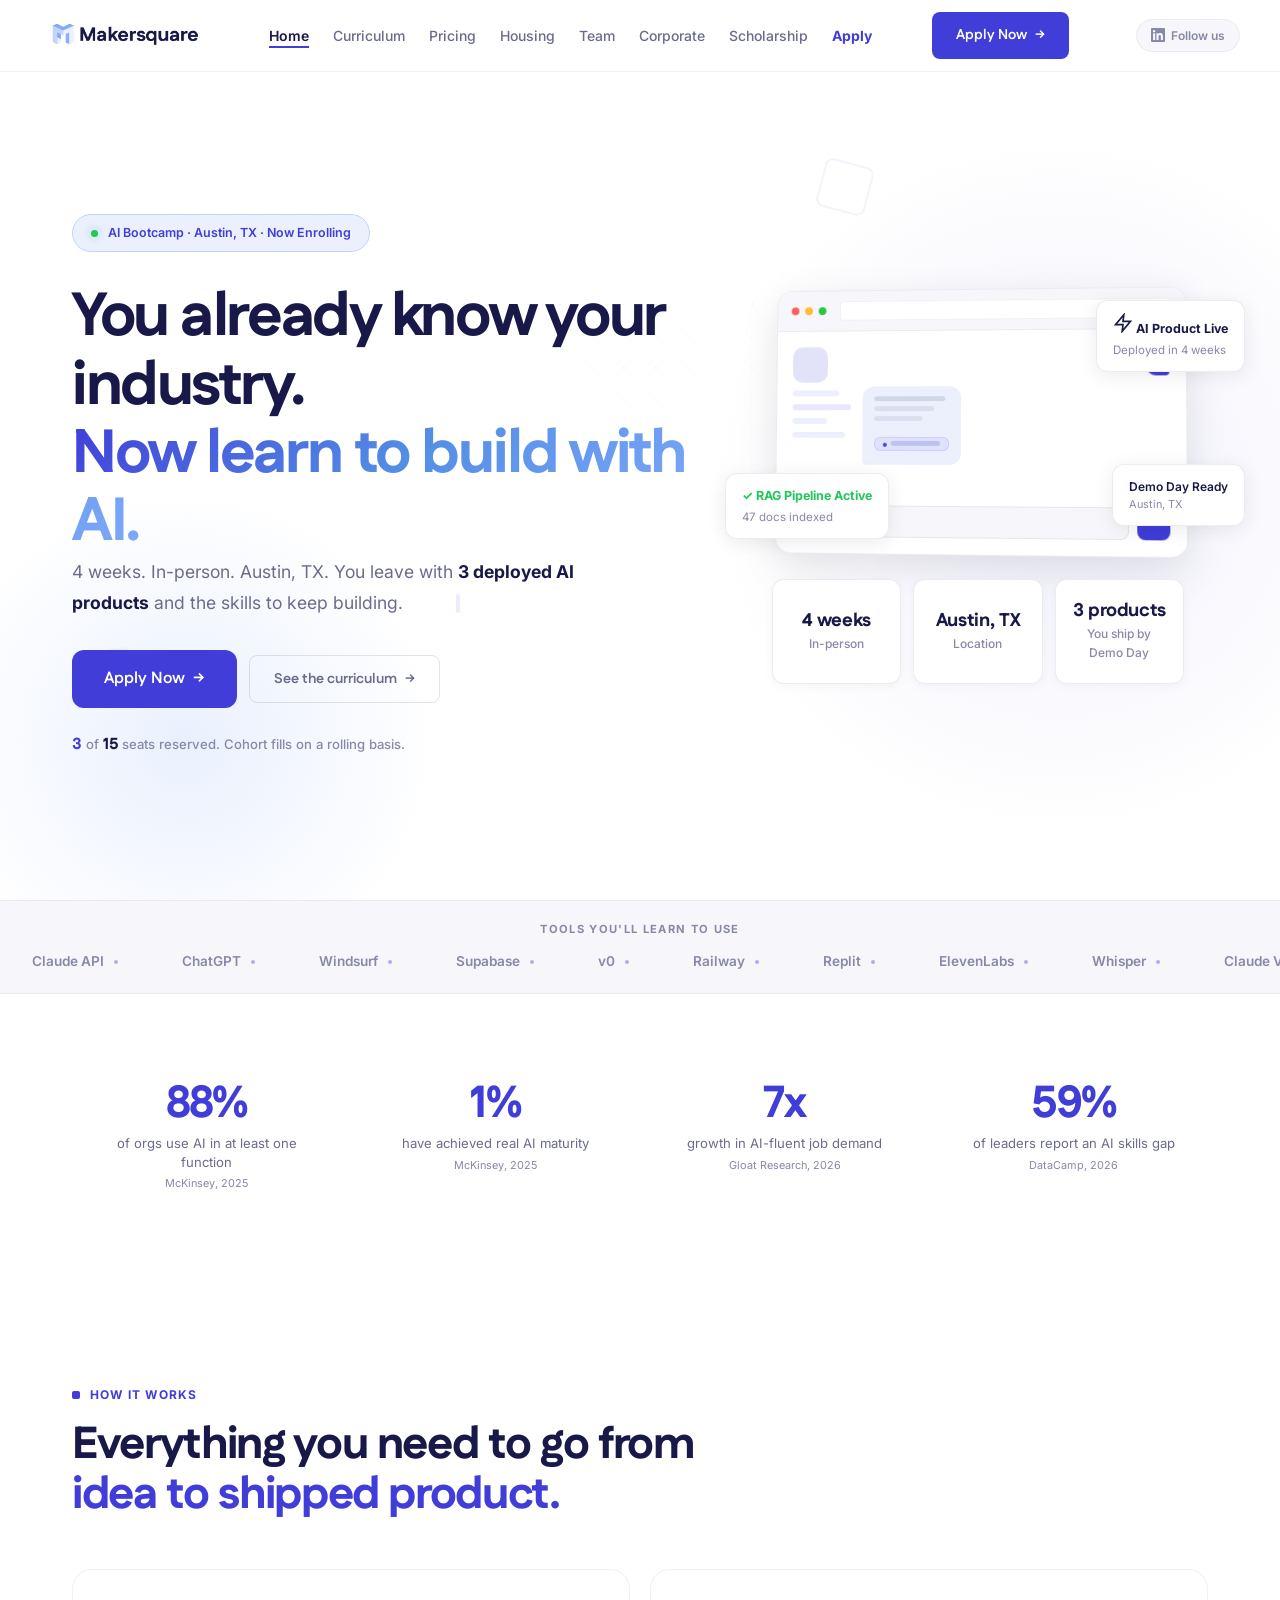
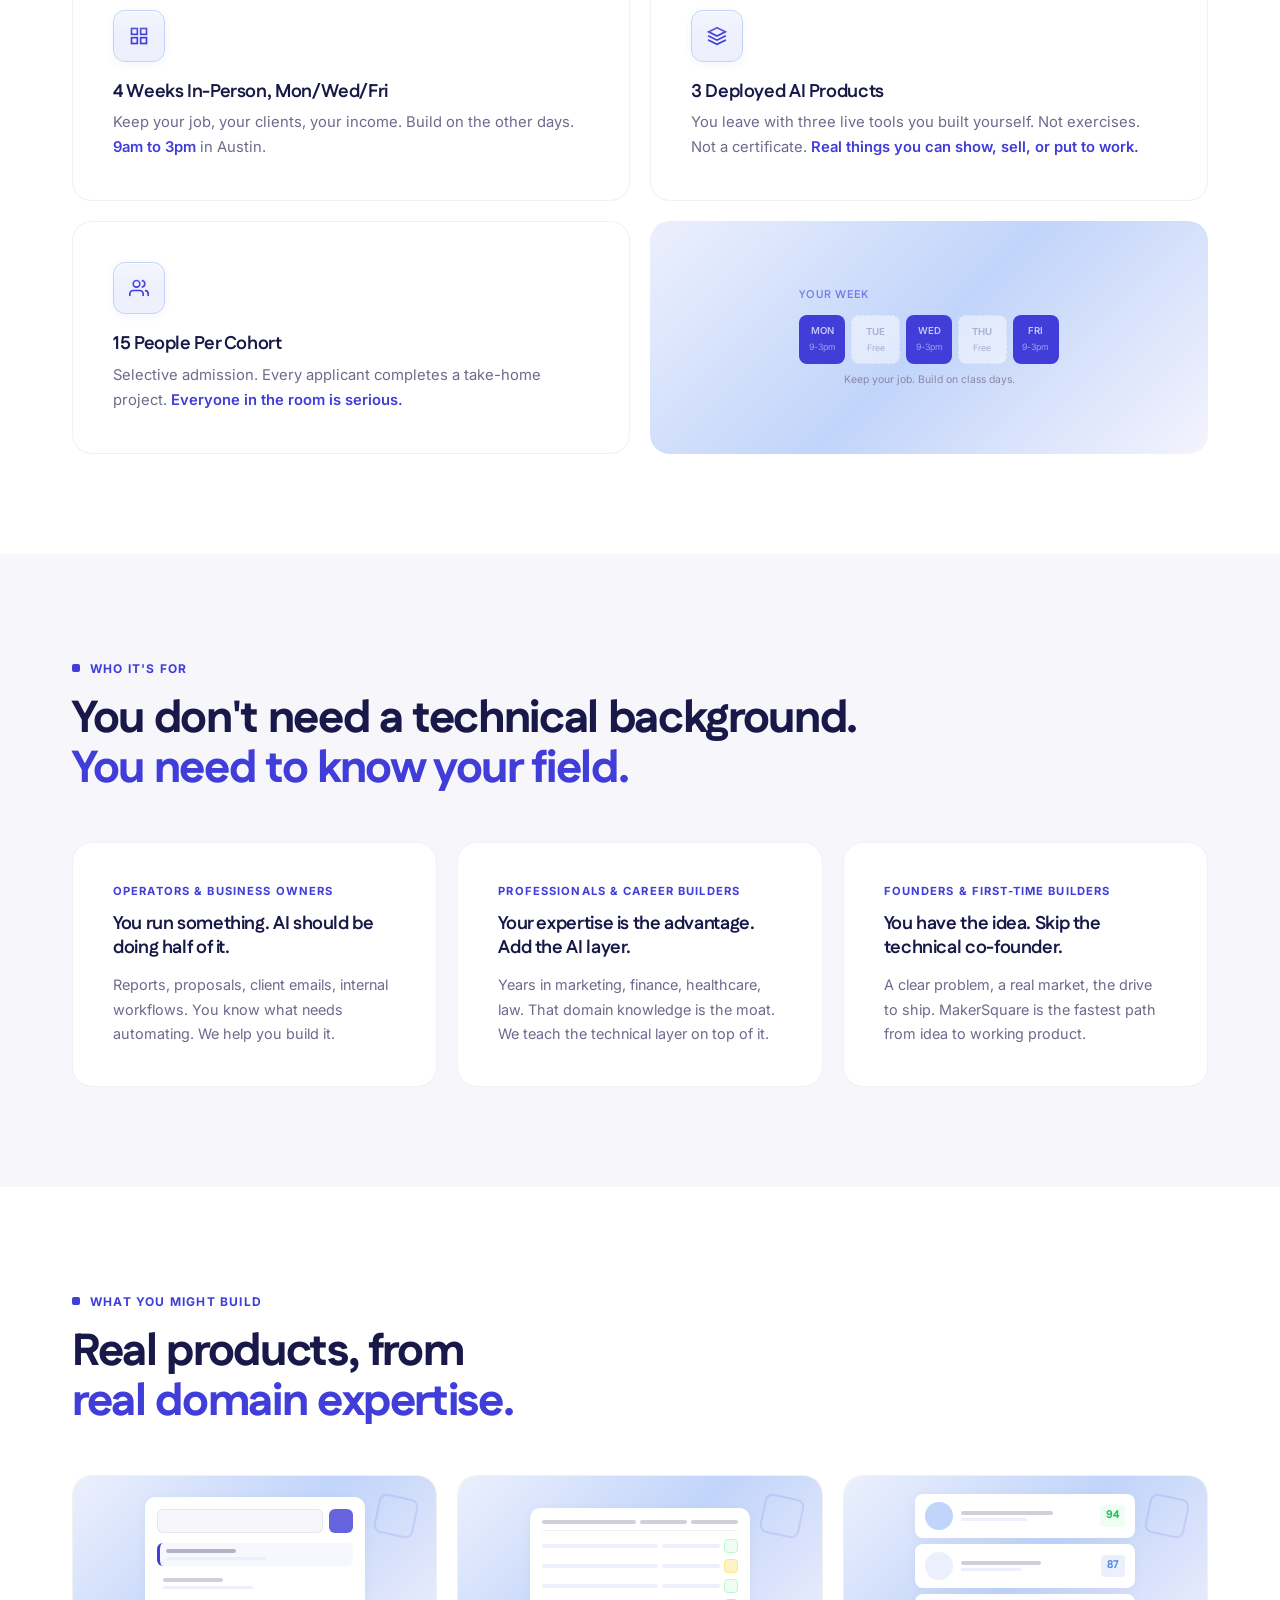
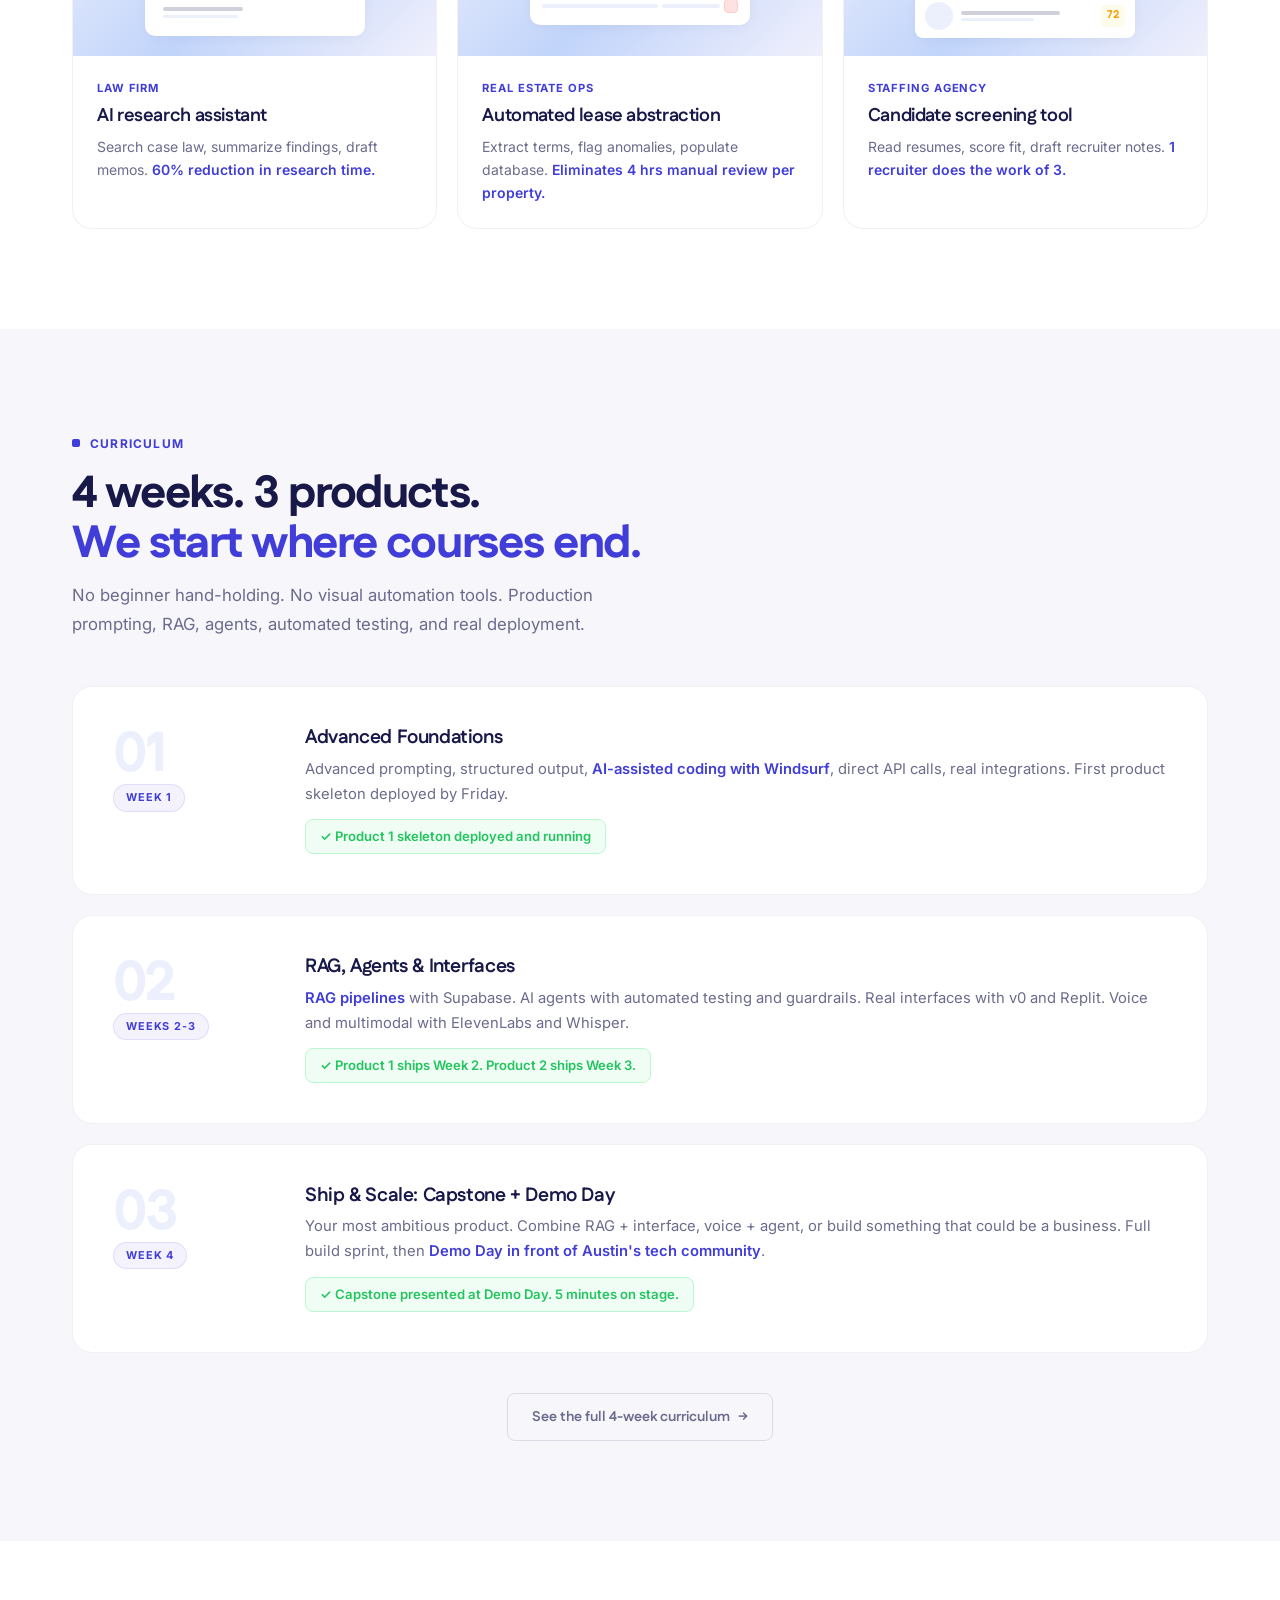
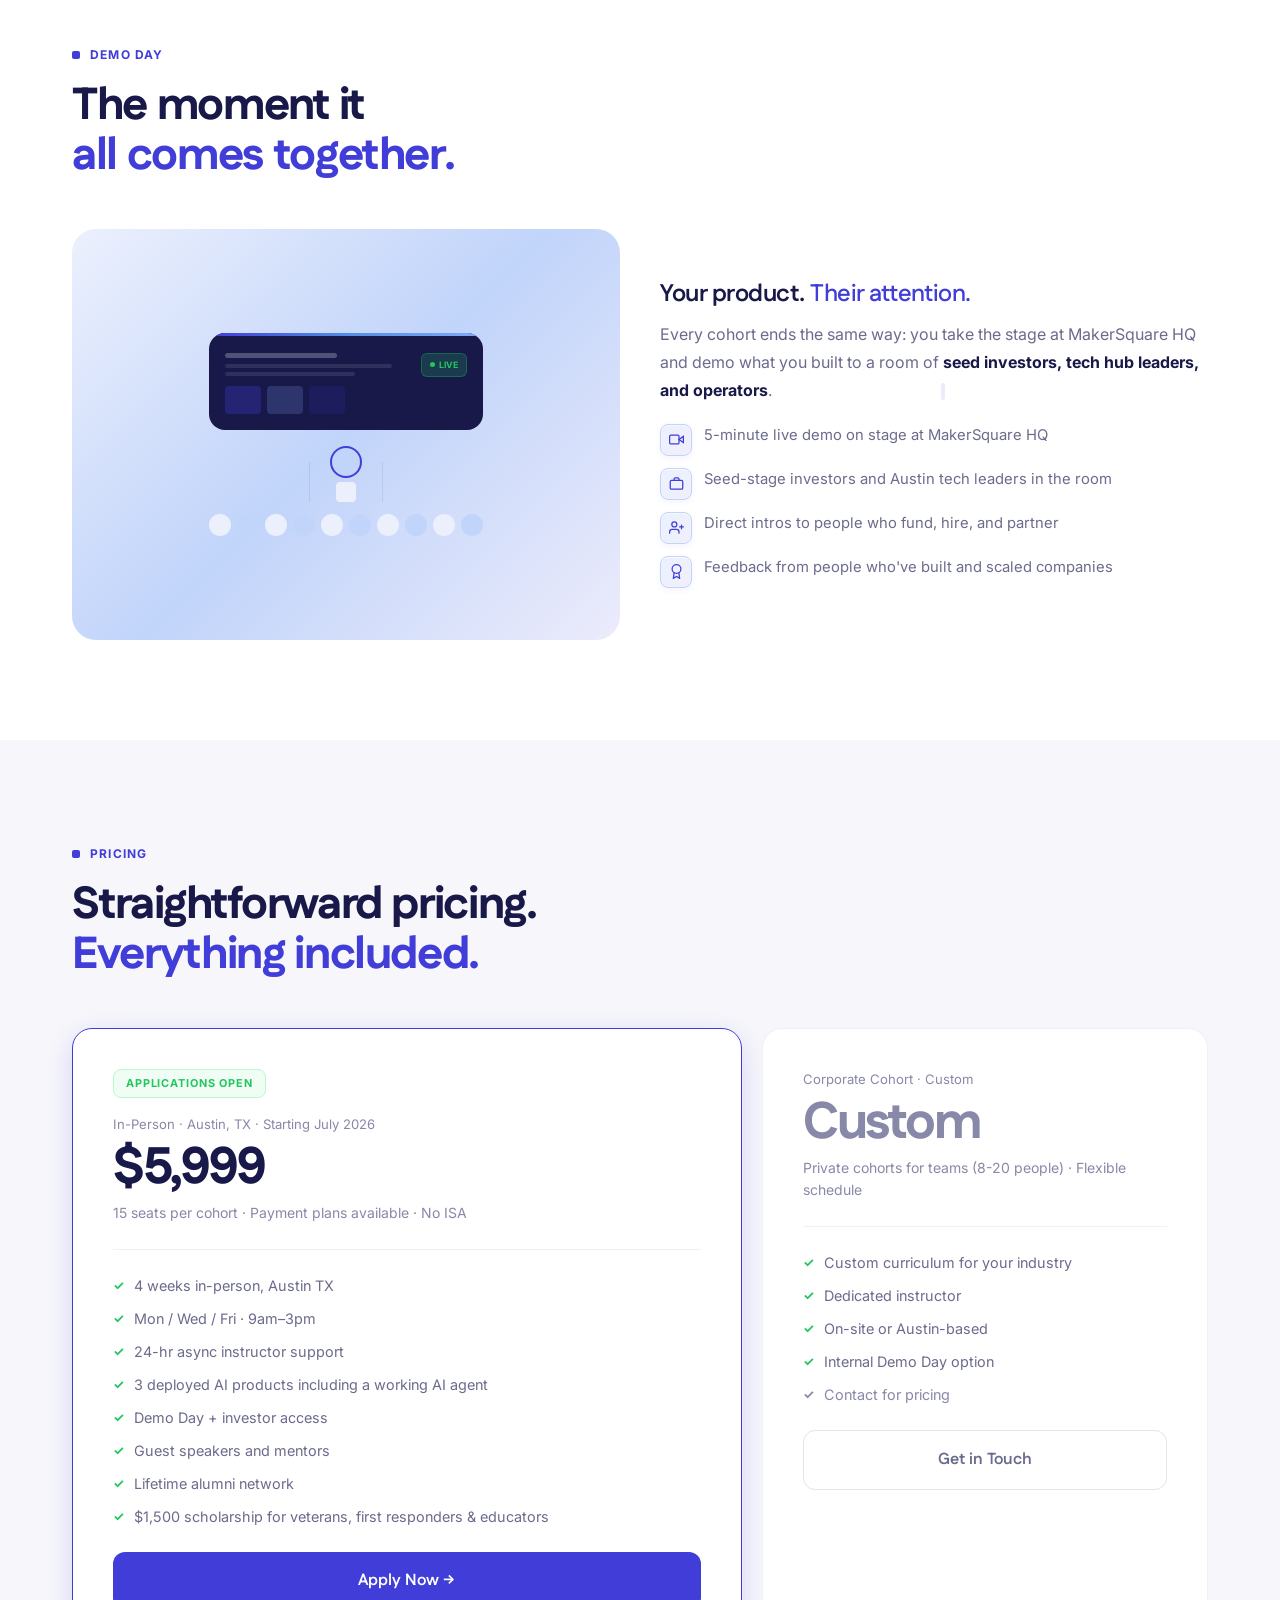
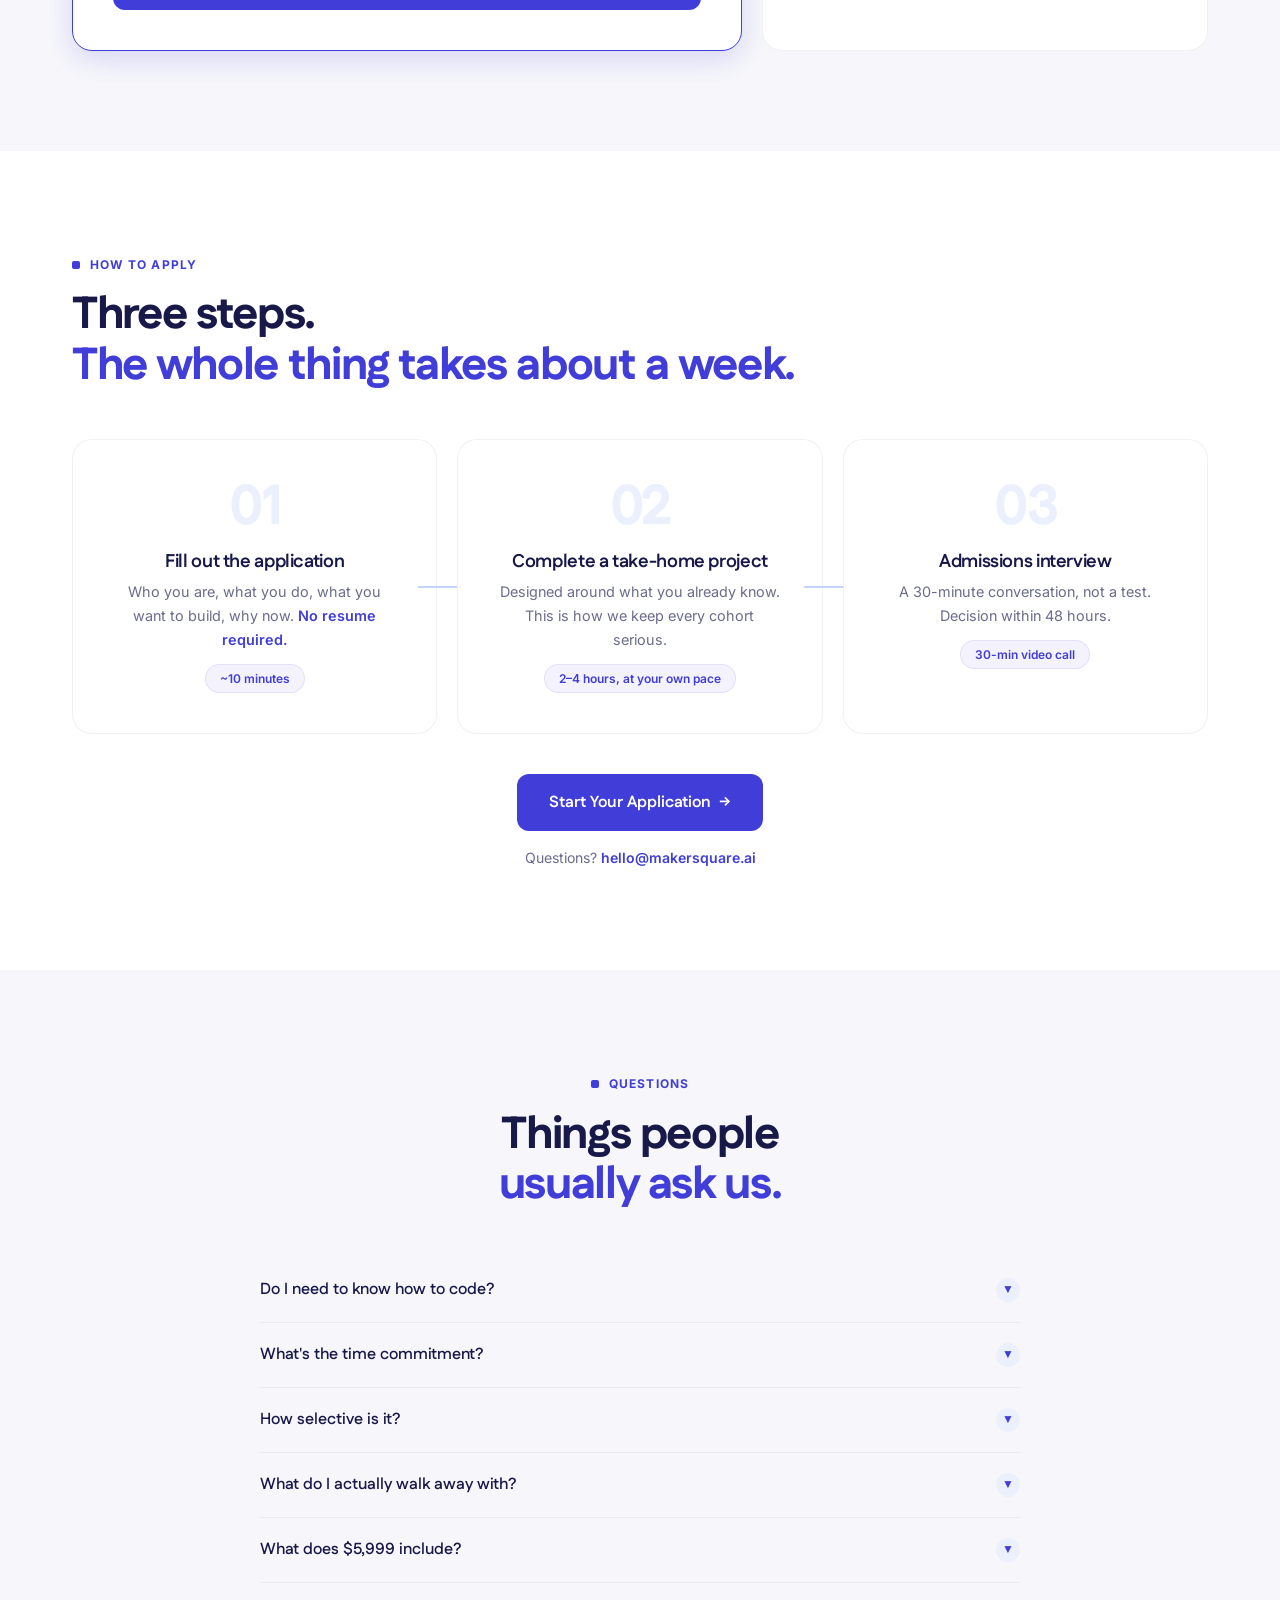
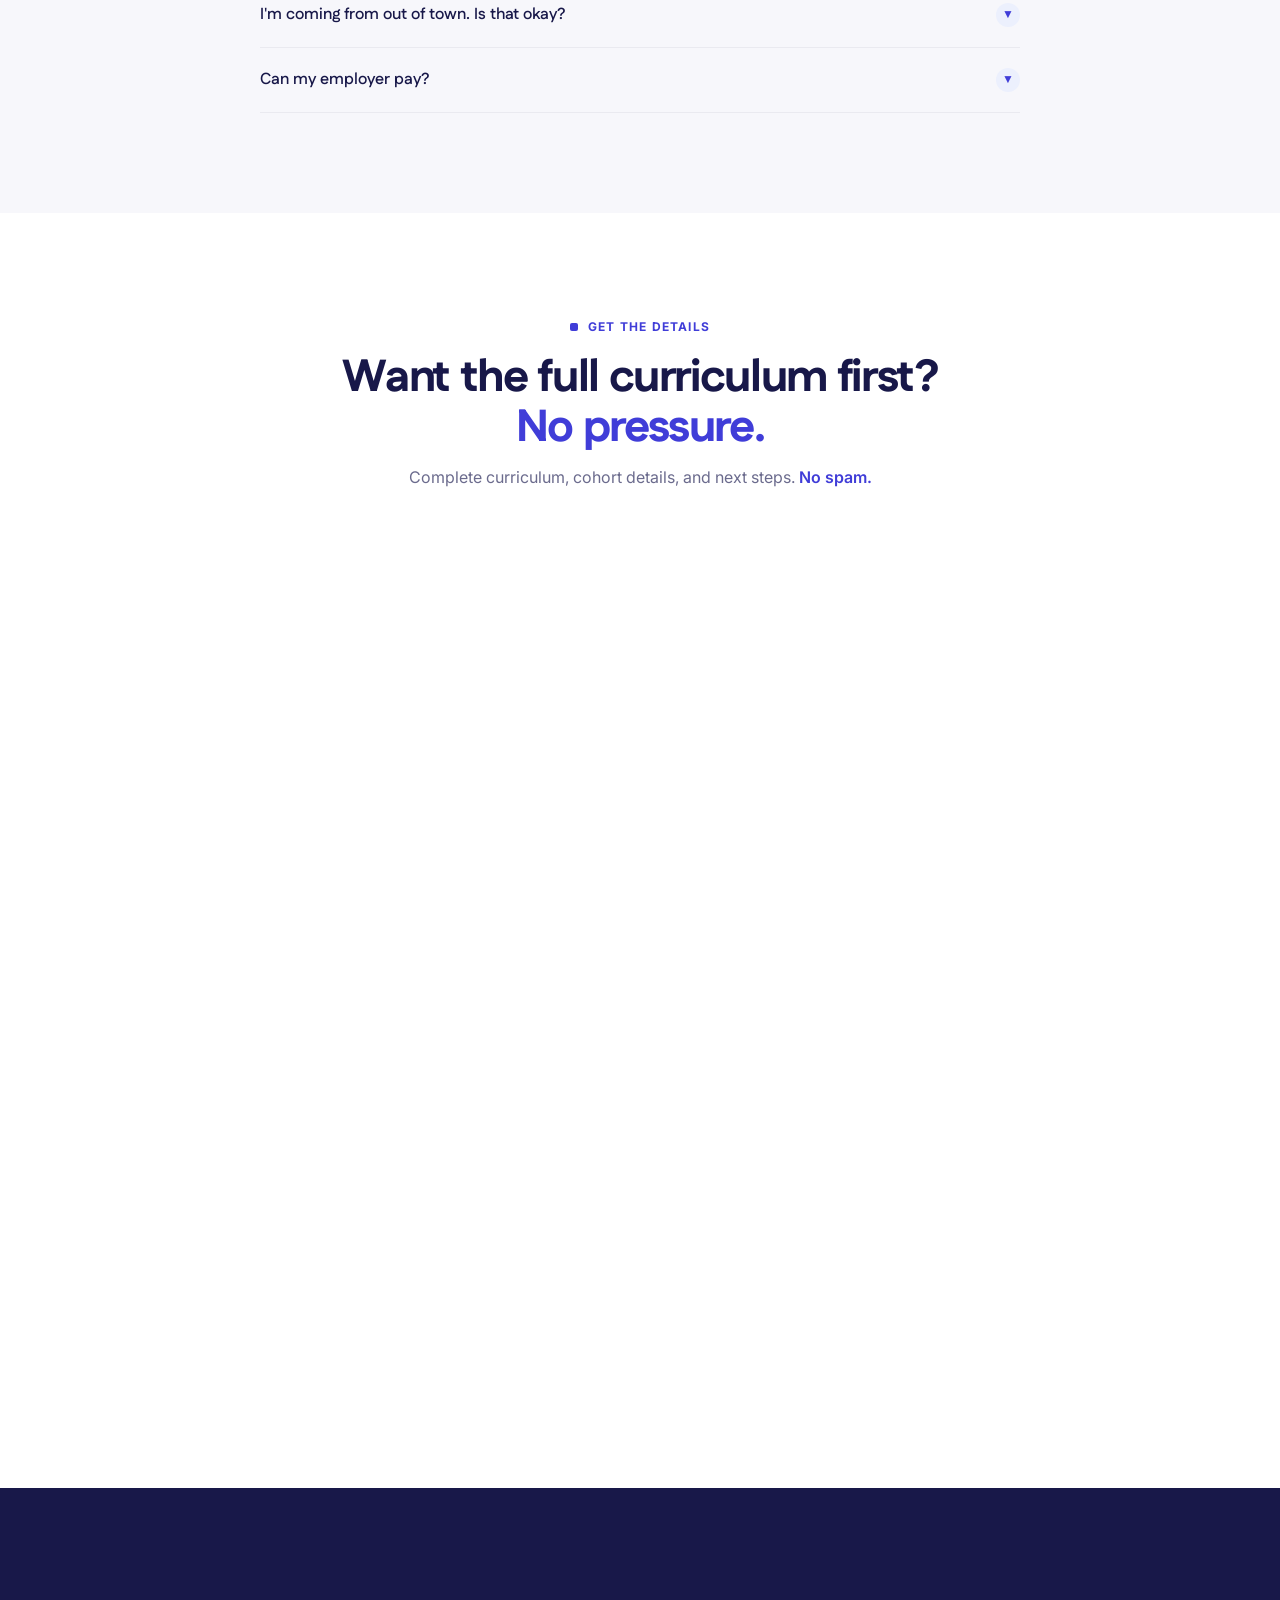
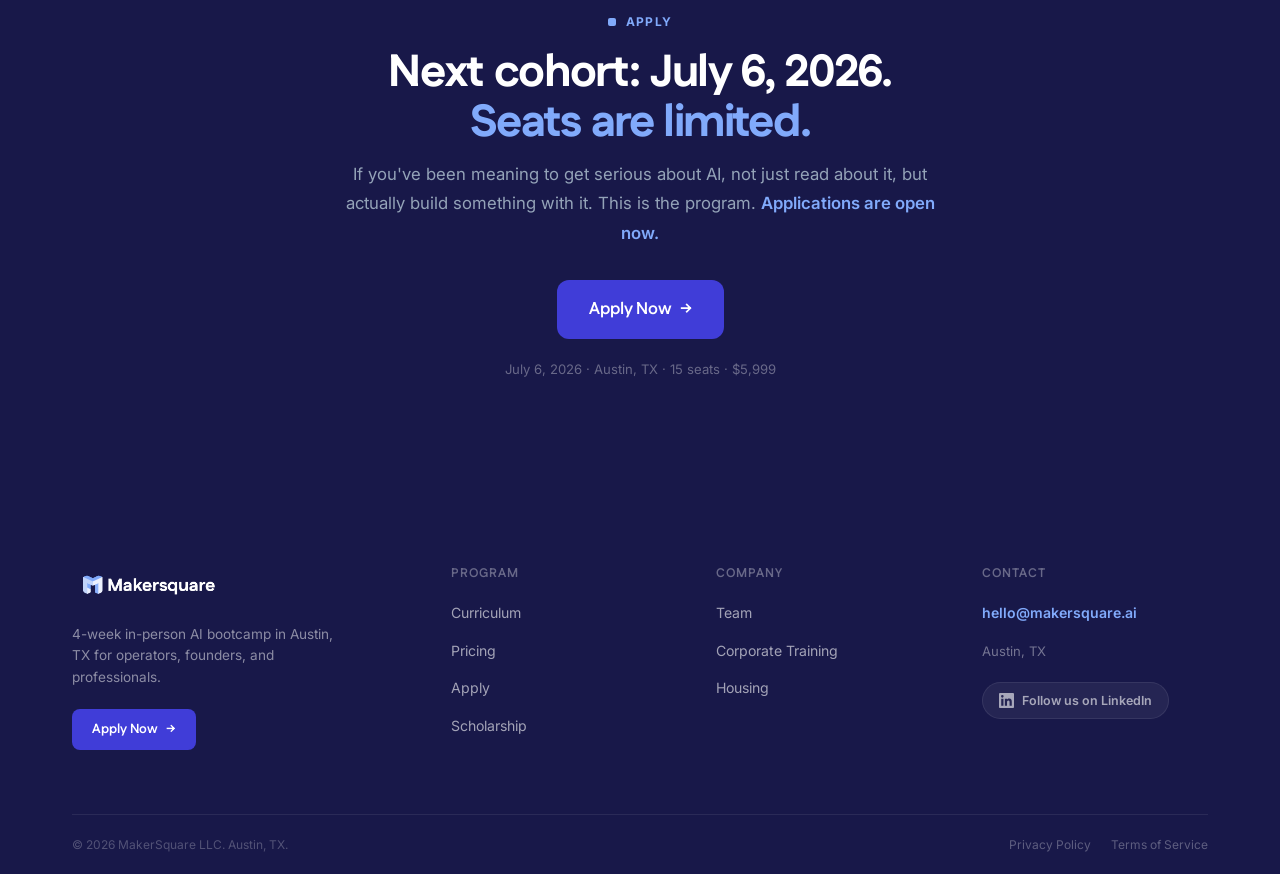
<file: index.html>
<!DOCTYPE html>
<html lang="en">
<head>
<meta charset="UTF-8">
<meta name="viewport" content="width=device-width, initial-scale=1.0">
<title>MakerSquare | AI Bootcamp in Austin TX for Professionals</title>
<meta name="description" content="The in person AI bootcamp in Austin, Texas built for operators, founders, and professionals. Learn to build real AI products. No coding experience required. Apply now for the next cohort.">
<meta name="robots" content="index, follow">
<link rel="icon" type="image/svg+xml" href="favicon.svg">
<link rel="canonical" href="https://www.makersquare.ai/">
<meta property="og:type" content="website">
<meta property="og:url" content="https://www.makersquare.ai/">
<meta property="og:title" content="MakerSquare | AI Bootcamp in Austin, TX">
<meta property="og:description" content="In person AI bootcamp in Austin for professionals who want to build with AI, not just learn about it. No coding required.">
<meta property="og:image" content="https://www.makersquare.ai/og-image.jpg">
<meta name="twitter:card" content="summary_large_image">
<link rel="preconnect" href="https://fonts.googleapis.com">
<link rel="preconnect" href="https://fonts.gstatic.com" crossorigin>
<link href="https://fonts.googleapis.com/css2?family=Fustat:wght@400;500;600;700;800&family=Inter:wght@300;400;500;600;700;800&display=swap" rel="stylesheet">
<link rel="stylesheet" href="css/style.min.css">
<script type="text/javascript">
function ZFLead(){}
ZFLead.utmPValObj=ZFLead.utmPValObj||{};
ZFLead.utmPNameArr=new Array('utm_source','utm_medium','utm_campaign','utm_term','utm_content');
ZFLead.prototype.zfutm_getLeadVal=function(pName){var qStr='';try{qStr=window.top.location.search.substring(1)}catch(e){qStr=''}var pNameTemp=pName+'=';var pValue='';if(typeof qStr!=="undefined"&&qStr!==null&&qStr.length>0){var begin=qStr.indexOf(pNameTemp);if(begin!=-1){begin=begin+pNameTemp.length;end=qStr.indexOf('&',begin);if(end==-1){end=qStr.length}pValue=decodeURIComponent(qStr.substring(begin,end))}}if(pValue==undefined||pValue==''){pValue=this.zfutm_gC(pName)}return pValue};
ZFLead.prototype.zfutm_sC=function(paramName,path,domain,secure){var value=ZFLead.utmPValObj[paramName];if(typeof value!=="undefined"&&value!==null){var cookieStr=paramName+"="+encodeURIComponent(value);var exdate=new Date();exdate.setDate(exdate.getDate()+7);cookieStr+="; expires="+exdate.toGMTString();cookieStr+="; path=/";if(domain){cookieStr+="; domain="+encodeURIComponent(domain)}if(secure){cookieStr+="; secure"}document.cookie=cookieStr}};
ZFLead.prototype.zfutm_ini=function(){for(var i=0;i<ZFLead.utmPNameArr.length;i++){var zf_pN=ZFLead.utmPNameArr[i];var zf_pV=this.zfutm_getLeadVal(zf_pN);if(typeof zf_pV!=="undefined"&&zf_pV!==null){ZFLead.utmPValObj[zf_pN]=zf_pV}}for(var pkey in ZFLead.utmPValObj){this.zfutm_sC(pkey)}};
ZFLead.prototype.zfutm_gC=function(cookieName){var cookieArr=document.cookie.split('; ');for(var i=0;i<cookieArr.length;i++){var cookieVals=cookieArr[i].split('=');if(cookieVals[0]===cookieName&&cookieVals[1]){return decodeURIComponent(cookieVals[1])}}};
ZFLead.prototype.zfutm_gC_enc=function(cookieName){var cookieArr=document.cookie.split('; ');for(var i=0;i<cookieArr.length;i++){var cookieVals=cookieArr[i].split('=');if(cookieVals[0]===cookieName&&cookieVals[1]){return cookieVals[1]}}};
ZFLead.prototype.zfutm_iframeSprt=function(){var zf_frame=document.getElementsByTagName("iframe");for(var i=0;i<zf_frame.length;++i){if((zf_frame[i].src).indexOf('formperma')>0){var zf_src=zf_frame[i].src;for(var prmIdx=0;prmIdx<ZFLead.utmPNameArr.length;prmIdx++){var utmPm=ZFLead.utmPNameArr[prmIdx];var utmPmregex=new RegExp("[?&]"+utmPm+"=");if(!utmPmregex.test(zf_src)){var utmVal=this.zfutm_gC_enc(ZFLead.utmPNameArr[prmIdx]);if(typeof utmVal!=="undefined"){if(zf_src.indexOf('?')>0){zf_src=zf_src+'&'+utmPm+'='+utmVal}else{zf_src=zf_src+'?'+utmPm+'='+utmVal}}}}if(zf_frame[i].src.length<zf_src.length){zf_frame[i].src=zf_src}}}};
ZFLead.prototype.zfutm_DHtmlSprt=function(){var zf_formsArr=document.forms;for(var frmInd=0;frmInd<zf_formsArr.length;frmInd++){var zf_form_act=zf_formsArr[frmInd].action;if(zf_form_act&&zf_form_act.indexOf('formperma')>0){for(var prmIdx=0;prmIdx<ZFLead.utmPNameArr.length;prmIdx++){var utmPm=ZFLead.utmPNameArr[prmIdx];var utmVal=this.zfutm_gC(ZFLead.utmPNameArr[prmIdx]);if(typeof utmVal!=="undefined"){var fieldObj=zf_formsArr[frmInd][utmPm];if(fieldObj){fieldObj.value=utmVal}}}}}};
ZFLead.prototype.zfutm_jsEmbedSprt=function(id){document.getElementById('zforms_iframe_id').removeAttribute("onload");var jsEmbdFrm=document.getElementById("zforms_iframe_id");var embdSrc=jsEmbdFrm.src;for(var prmIdx=0;prmIdx<ZFLead.utmPNameArr.length;prmIdx++){var utmPm=ZFLead.utmPNameArr[prmIdx];var utmVal=this.zfutm_gC_enc(ZFLead.utmPNameArr[prmIdx]);if(typeof utmVal!=="undefined"){if(embdSrc.indexOf('?')>0){embdSrc=embdSrc+'&'+utmPm+'='+utmVal}else{embdSrc=embdSrc+'?'+utmPm+'='+utmVal}}}jsEmbdFrm.src=embdSrc};
var zfutm_zfLead=new ZFLead();
zfutm_zfLead.zfutm_ini();
if(document.readyState=="complete"){zfutm_zfLead.zfutm_iframeSprt();zfutm_zfLead.zfutm_DHtmlSprt()}else{window.addEventListener('load',function(){zfutm_zfLead.zfutm_iframeSprt();zfutm_zfLead.zfutm_DHtmlSprt()},false)}
</script>
<script type="application/ld+json">
{
  "@context": "https://schema.org",
  "@graph": [
    {
      "@type": "EducationalOrganization",
      "@id": "https://www.makersquare.ai/#organization",
      "name": "MakerSquare",
      "url": "https://www.makersquare.ai/",
      "logo": "https://www.makersquare.ai/favicon.svg",
      "image": "https://www.makersquare.ai/og-image.jpg",
      "description": "MakerSquare is a 4-week in-person AI bootcamp in Austin, TX for non-technical professionals. Build and deploy 3 real AI products. No coding required.",
      "address": {"@type": "PostalAddress", "addressLocality": "Austin", "addressRegion": "TX", "addressCountry": "US"},
      "founder": {"@type": "Person", "name": "Marliis Schneider", "jobTitle": "Founder & CEO"},
      "sameAs": ["https://www.linkedin.com/company/makersquare-ai"]
    },
    {
      "@type": "Course",
      "@id": "https://www.makersquare.ai/#course",
      "name": "MakerSquare AI Bootcamp",
      "description": "4-week in-person AI bootcamp in Austin, TX for operators, founders, and professionals. Build and deploy 3 real AI products. No coding required.",
      "provider": {"@id": "https://www.makersquare.ai/#organization"},
      "url": "https://www.makersquare.ai/",
      "educationalLevel": "Beginner",
      "teaches": ["Prompt engineering", "RAG systems", "AI agents", "Windsurf", "Supabase", "AI product development", "ElevenLabs", "v0", "Replit"],
      "hasCourseInstance": {
        "@type": "CourseInstance",
        "courseMode": "onsite",
        "location": {"@type": "Place", "name": "MakerSquare Austin", "address": {"@type": "PostalAddress", "addressLocality": "Austin", "addressRegion": "TX", "addressCountry": "US"}},
        "startDate": "2026-07-06",
        "endDate": "2026-08-01",
        "courseWorkload": "P4W",
        "offers": {"@type": "Offer", "price": "5999", "priceCurrency": "USD", "availability": "https://schema.org/InStock", "url": "https://www.makersquare.ai/apply"}
      }
    },
    {
      "@type": "WebSite",
      "@id": "https://www.makersquare.ai/#website",
      "url": "https://www.makersquare.ai/",
      "name": "MakerSquare",
      "publisher": {"@id": "https://www.makersquare.ai/#organization"}
    },
    {
      "@type": "FAQPage",
      "mainEntity": [
        {"@type": "Question", "name": "Do I need to know how to code to join MakerSquare?", "acceptedAnswer": {"@type": "Answer", "text": "No. Basic computer fluency and real experience in your field. We've had doctors, lawyers, real estate agents, and marketing directors build exceptional AI products."}},
        {"@type": "Question", "name": "What is the time commitment for MakerSquare?", "acceptedAnswer": {"@type": "Answer", "text": "Mon/Wed/Fri, 9am to 3pm for 4 weeks (18 hrs/week in class), plus 10 to 15 hours of project work on your time."}},
        {"@type": "Question", "name": "How much does MakerSquare cost?", "acceptedAnswer": {"@type": "Answer", "text": "Tuition is $5,999. A $1,500 scholarship is available for military veterans, first responders, and educators (reducing tuition to $4,499). Payment plans available. No income share agreements."}},
        {"@type": "Question", "name": "What do I walk away with?", "acceptedAnswer": {"@type": "Answer", "text": "Three deployed AI products. A Demo Day presentation to Austin investors and operators. A cohort of builders who become your long-term network."}},
        {"@type": "Question", "name": "Is MakerSquare only for people in Austin?", "acceptedAnswer": {"@type": "Answer", "text": "No. MakerSquare welcomes builders from anywhere. Housing assistance is available with partner Airbnb discounts starting from $1,600/month."}}
      ]
    }
  ]
}
</script>
</head>
<body>

<!-- NAV -->
<nav class="nav">
  <div class="nav-inner">
    <a href="index.html" class="nav-logo"><img src="logo-light.png" alt="MakerSquare"></a>
    <ul class="nav-links">
      <li><a href="index.html" class="active">Home</a></li>
      <li><a href="curriculum.html">Curriculum</a></li>
      <li><a href="pricing.html">Pricing</a></li>
      <li><a href="housing.html">Housing</a></li>
      <li><a href="team.html">Team</a></li>
      <li><a href="corporate.html">Corporate</a></li>
      <li><a href="scholarship.html">Scholarship</a></li>
      <li><a href="apply.html" class="nav-apply">Apply</a></li>
    </ul>
    <a href="apply.html" class="btn btn-primary btn-arrow">Apply Now </a>
    <div class="nav-social"><a href="https://www.linkedin.com/company/makersquare-ai" target="_blank" rel="noopener" aria-label="LinkedIn"><svg xmlns="http://www.w3.org/2000/svg" viewBox="0 0 24 24"><path d="M20.447 20.452h-3.554v-5.569c0-1.328-.027-3.037-1.852-3.037-1.853 0-2.136 1.445-2.136 2.939v5.667H9.351V9h3.414v1.561h.046c.477-.9 1.637-1.85 3.37-1.85 3.601 0 4.267 2.37 4.267 5.455v6.286zM5.337 7.433a2.062 2.062 0 01-2.063-2.065 2.064 2.064 0 112.063 2.065zm1.782 13.019H3.555V9h3.564v11.452zM22.225 0H1.771C.792 0 0 .774 0 1.729v20.542C0 23.227.792 24 1.771 24h20.451C23.2 24 24 23.227 24 22.271V1.729C24 .774 23.2 0 22.222 0h.003z"/></svg>Follow us</a></div>
    <button class="nav-hamburger" aria-label="Toggle menu"><span></span><span></span><span></span></button>
  </div>
</nav>
<div class="mobile-menu">
  <ul class="mobile-menu-links">
    <li><a href="index.html">Home</a></li>
    <li><a href="curriculum.html">Curriculum</a></li>
    <li><a href="pricing.html">Pricing</a></li>
    <li><a href="housing.html">Housing</a></li>
    <li><a href="team.html">Team</a></li>
    <li><a href="corporate.html">Corporate</a></li>
    <li><a href="scholarship.html">Scholarship</a></li>
    <li><a href="apply.html">Apply</a></li>
  </ul>
  <a href="apply.html" class="btn btn-primary btn-block btn-lg" style="margin-top:24px;">Apply Now</a>
</div>


<!-- ═══ HERO ═══ -->
<section class="hero">
  <div class="hero-glow"></div>
  <div class="hero-glow-2"></div>
  <div class="hero-dots"></div>
  <div class="deco-square deco-square--md" style="top:18%;right:32%;transform:rotate(15deg);"></div>
  <div class="deco-square deco-square--sm deco-square--filled" style="top:72%;left:8%;transform:rotate(-8deg);"></div>

  <div class="container">
    <div>
      <div class="hero-badge hero-enter hero-enter-d1">
        <div class="hero-badge-dot"></div>
        AI Bootcamp &middot; Austin, TX &middot; Now Enrolling
      </div>
      <h1 class="hero-enter hero-enter-d2">You already know your industry.<br><span class="text-gradient">Now learn to build with AI.</span></h1>
      <p class="hero-sub hero-enter hero-enter-d3">4 weeks. In-person. Austin, TX. You leave with <span class="hi">3 deployed AI products</span> and the skills to keep building.</p>
      <div class="hero-actions hero-enter hero-enter-d4">
        <a href="apply.html" class="btn btn-primary btn-lg btn-arrow">Apply Now </a>
        <a href="#curriculum" class="btn btn-ghost btn-arrow">See the curriculum </a>
      </div>
      <p class="hero-urgency hero-enter hero-enter-d5"><span style="font-family:var(--font-display);font-weight:800;color:var(--indigo);font-size:1rem;">3</span> of <span style="font-family:var(--font-display);font-weight:800;color:var(--navy);font-size:1rem;">15</span> seats reserved. Cohort fills on a rolling basis.</p>
    </div>

    <!-- Mockup visual -->
    <div class="hero-visual hero-enter hero-enter-d3">
      <div class="ui-mockup">
        <div class="ui-mockup-bar"><div class="ui-mockup-dot"></div><div class="ui-mockup-dot"></div><div class="ui-mockup-dot"></div><div class="ui-mockup-url"></div></div>
        <div class="ui-mockup-body" style="padding:16px;display:flex;flex-direction:column;gap:12px;">
          <!-- Sidebar + main area -->
          <div style="display:flex;gap:12px;">
            <!-- Sidebar -->
            <div style="width:60px;flex-shrink:0;display:flex;flex-direction:column;gap:8px;">
              <div style="width:36px;height:36px;border-radius:10px;background:var(--indigo);opacity:0.15;"></div>
              <div style="height:6px;background:var(--cloud);border-radius:3px;width:80%;"></div>
              <div style="height:6px;background:rgba(64,61,216,0.12);border-radius:3px;width:100%;"></div>
              <div style="height:6px;background:var(--cloud);border-radius:3px;width:60%;"></div>
              <div style="height:6px;background:var(--cloud);border-radius:3px;width:90%;"></div>
            </div>
            <!-- Chat area -->
            <div style="flex:1;display:flex;flex-direction:column;gap:10px;">
              <!-- User message -->
              <div style="align-self:flex-end;background:var(--indigo);border-radius:12px 12px 4px 12px;padding:8px 12px;max-width:75%;">
                <div style="height:5px;background:rgba(255,255,255,0.4);border-radius:3px;width:90%;margin-bottom:4px;"></div>
                <div style="height:5px;background:rgba(255,255,255,0.25);border-radius:3px;width:60%;"></div>
              </div>
              <!-- AI response -->
              <div style="align-self:flex-start;background:var(--cloud);border-radius:12px 12px 12px 4px;padding:10px 12px;max-width:85%;">
                <div style="height:5px;background:rgba(24,24,73,0.12);border-radius:3px;width:95%;margin-bottom:5px;"></div>
                <div style="height:5px;background:rgba(24,24,73,0.08);border-radius:3px;width:80%;margin-bottom:5px;"></div>
                <div style="height:5px;background:rgba(24,24,73,0.08);border-radius:3px;width:65%;margin-bottom:8px;"></div>
                <!-- Citation chip -->
                <div style="display:inline-flex;gap:4px;background:rgba(64,61,216,0.08);border:1px solid rgba(64,61,216,0.12);border-radius:6px;padding:3px 8px;">
                  <div style="width:4px;height:4px;border-radius:50%;background:var(--indigo);margin-top:2px;"></div>
                  <div style="height:5px;background:rgba(64,61,216,0.2);border-radius:3px;width:50px;"></div>
                </div>
              </div>
              <!-- User message 2 -->
              <div style="align-self:flex-end;background:var(--indigo);border-radius:12px 12px 4px 12px;padding:8px 12px;max-width:65%;">
                <div style="height:5px;background:rgba(255,255,255,0.35);border-radius:3px;width:80%;"></div>
              </div>
              <!-- Input bar -->
              <div style="display:flex;gap:8px;margin-top:auto;">
                <div style="flex:1;height:32px;background:var(--light-bg);border:1px solid rgba(24,24,73,0.08);border-radius:8px;"></div>
                <div style="width:32px;height:32px;background:var(--indigo);border-radius:8px;flex-shrink:0;"></div>
              </div>
            </div>
          </div>
        </div>
      </div>
      <div class="floating-card floating-card--1"><div style="font-weight:700;color:var(--navy);"><svg width="20" height="20" viewBox="0 0 24 24" fill="none" stroke="currentColor" stroke-width="2" stroke-linecap="round"><path d="M13 2L3 14h9l-1 8 10-12h-9l1-8z"/></svg> AI Product Live</div><div style="color:var(--text-muted);font-size:0.72rem;margin-top:2px;">Deployed in 4 weeks</div></div>
      <div class="floating-card floating-card--2"><div style="font-weight:700;color:var(--green);">&#10003; RAG Pipeline Active</div><div style="color:var(--text-muted);font-size:0.72rem;margin-top:2px;">47 docs indexed</div></div>
      <div class="floating-card floating-card--3"><div style="font-weight:600;color:var(--navy);font-size:0.75rem;">Demo Day Ready</div><div style="color:var(--text-muted);font-size:0.68rem;">Austin, TX</div></div>

      <div class="hero-stat-pills hero-enter hero-enter-d6">
        <div class="hero-stat-pill"><div class="hero-stat-pill-num" data-count="4" data-suffix=" weeks">0</div><div class="hero-stat-pill-label">In-person</div></div>
        <div class="hero-stat-pill"><div class="hero-stat-pill-num">Austin, TX</div><div class="hero-stat-pill-label">Location</div></div>
        <div class="hero-stat-pill"><div class="hero-stat-pill-num" data-count="3" data-suffix=" products">0</div><div class="hero-stat-pill-label">You ship by Demo Day</div></div>
      </div>
    </div>
  </div>
</section>


<!-- ═══ TOOLS TICKER ═══ -->
<div class="ticker">
  <div class="ticker-label">Tools you'll learn to use</div>
  <div class="ticker-track">
    <span class="ticker-item">Claude API</span><span class="ticker-item">ChatGPT</span><span class="ticker-item">Windsurf</span><span class="ticker-item">Supabase</span><span class="ticker-item">v0</span><span class="ticker-item">Railway</span><span class="ticker-item">Replit</span><span class="ticker-item">ElevenLabs</span><span class="ticker-item">Whisper</span><span class="ticker-item">Claude Vision</span><span class="ticker-item">Braintrust</span><span class="ticker-item">Airtable</span><span class="ticker-item">Google Sheets</span><span class="ticker-item">Notion</span>
    <span class="ticker-item">Claude API</span><span class="ticker-item">ChatGPT</span><span class="ticker-item">Windsurf</span><span class="ticker-item">Supabase</span><span class="ticker-item">v0</span><span class="ticker-item">Railway</span><span class="ticker-item">Replit</span><span class="ticker-item">ElevenLabs</span><span class="ticker-item">Whisper</span><span class="ticker-item">Claude Vision</span><span class="ticker-item">Braintrust</span><span class="ticker-item">Airtable</span><span class="ticker-item">Google Sheets</span><span class="ticker-item">Notion</span>
  </div>
</div>


<!-- ═══ STATS STRIP ═══ -->
<div class="container">
  <div class="stats-strip">
    <div class="stats-strip-card reveal reveal-d1"><div class="stats-strip-num" data-count="88" data-suffix="%">0</div><div class="stats-strip-label">of orgs use AI in at least one function</div><div class="stats-strip-source">McKinsey, 2025</div></div>
    <div class="stats-strip-card reveal reveal-d2"><div class="stats-strip-num">1%</div><div class="stats-strip-label">have achieved real AI maturity</div><div class="stats-strip-source">McKinsey, 2025</div></div>
    <div class="stats-strip-card reveal reveal-d3"><div class="stats-strip-num" data-count="7" data-suffix="x">0</div><div class="stats-strip-label">growth in AI-fluent job demand</div><div class="stats-strip-source">Gloat Research, 2026</div></div>
    <div class="stats-strip-card reveal reveal-d4"><div class="stats-strip-num" data-count="59" data-suffix="%">0</div><div class="stats-strip-label">of leaders report an AI skills gap</div><div class="stats-strip-source">DataCamp, 2026</div></div>
  </div>
</div>


<!-- ═══ HOW IT WORKS ═══ -->
<section class="section" id="how-it-works">
  <div class="container">
    <div class="section-label reveal">How it works</div>
    <h2 class="reveal">Everything you need to go from<br><span class="text-accent">idea to shipped product.</span></h2>
    <div class="bento-grid">
      <div class="bento-card reveal reveal-d1"><div class="bento-icon"><svg width="20" height="20" viewBox="0 0 24 24" fill="none" stroke="currentColor" stroke-width="2" stroke-linecap="round"><rect x="3" y="3" width="7" height="7"/><rect x="14" y="3" width="7" height="7"/><rect x="3" y="14" width="7" height="7"/><rect x="14" y="14" width="7" height="7"/></svg></div><h3>4 Weeks In-Person, Mon/Wed/Fri</h3><p>Keep your job, your clients, your income. Build on the other days. <span class="bl">9am to 3pm</span> in Austin.</p></div>
      <div class="bento-card reveal reveal-d2"><div class="bento-icon"><svg width="20" height="20" viewBox="0 0 24 24" fill="none" stroke="currentColor" stroke-width="2" stroke-linecap="round"><path d="M12 2L2 7l10 5 10-5-10-5z"/><path d="M2 17l10 5 10-5"/><path d="M2 12l10 5 10-5"/></svg></div><h3>3 Deployed AI Products</h3><p>You leave with three live tools you built yourself. Not exercises. Not a certificate. <span class="bl">Real things you can show, sell, or put to work.</span></p></div>
      <div class="bento-card reveal reveal-d3"><div class="bento-icon"><svg width="20" height="20" viewBox="0 0 24 24" fill="none" stroke="currentColor" stroke-width="2" stroke-linecap="round"><path d="M17 21v-2a4 4 0 00-4-4H5a4 4 0 00-4 4v2"/><circle cx="9" cy="7" r="4"/><path d="M23 21v-2a4 4 0 00-3-3.87"/><path d="M16 3.13a4 4 0 010 7.75"/></svg></div><h3>15 People Per Cohort</h3><p>Selective admission. Every applicant completes a take-home project. <span class="bl">Everyone in the room is serious.</span></p></div>
      <div class="bento-card--visual reveal reveal-d4" style="border-radius:var(--r-xl);overflow:hidden;padding:var(--s7);">
        <!-- Schedule illustration -->
        <div style="width:100%;max-width:260px;">
          <div style="font-family:var(--font-display);font-size:0.7rem;font-weight:700;color:var(--indigo);letter-spacing:0.08em;text-transform:uppercase;margin-bottom:10px;opacity:0.6;">Your week</div>
          <div style="display:flex;gap:6px;margin-bottom:6px;">
            <div style="flex:1;padding:8px 4px;border-radius:8px;background:var(--indigo);text-align:center;"><div style="font-size:0.6rem;color:rgba(255,255,255,0.7);font-weight:600;">MON</div><div style="font-size:0.55rem;color:rgba(255,255,255,0.5);margin-top:2px;">9-3pm</div></div>
            <div style="flex:1;padding:8px 4px;border-radius:8px;background:var(--white);border:1px dashed rgba(24,24,73,0.12);text-align:center;opacity:0.5;"><div style="font-size:0.6rem;color:var(--text-muted);font-weight:600;">TUE</div><div style="font-size:0.55rem;color:var(--text-muted);margin-top:2px;">Free</div></div>
            <div style="flex:1;padding:8px 4px;border-radius:8px;background:var(--indigo);text-align:center;"><div style="font-size:0.6rem;color:rgba(255,255,255,0.7);font-weight:600;">WED</div><div style="font-size:0.55rem;color:rgba(255,255,255,0.5);margin-top:2px;">9-3pm</div></div>
            <div style="flex:1;padding:8px 4px;border-radius:8px;background:var(--white);border:1px dashed rgba(24,24,73,0.12);text-align:center;opacity:0.5;"><div style="font-size:0.6rem;color:var(--text-muted);font-weight:600;">THU</div><div style="font-size:0.55rem;color:var(--text-muted);margin-top:2px;">Free</div></div>
            <div style="flex:1;padding:8px 4px;border-radius:8px;background:var(--indigo);text-align:center;"><div style="font-size:0.6rem;color:rgba(255,255,255,0.7);font-weight:600;">FRI</div><div style="font-size:0.55rem;color:rgba(255,255,255,0.5);margin-top:2px;">9-3pm</div></div>
          </div>
          <div style="text-align:center;font-size:0.65rem;color:var(--text-muted);margin-top:8px;">Keep your job. Build on class days.</div>
        </div>
      </div>
    </div>
  </div>
</section>


<!-- ═══ WHO IT'S FOR ═══ -->
<section class="section section--alt" id="who">
  <div class="container">
    <div class="section-label reveal">Who it's for</div>
    <h2 class="reveal">You don't need a technical background.<br><span class="text-accent">You need to know your field.</span></h2>
    <div class="persona-grid">
      <div class="persona-card reveal reveal-d1"><div class="persona-role">Operators &amp; business owners</div><h3>You run something. AI should be doing half of it.</h3><p>Reports, proposals, client emails, internal workflows. You know what needs automating. We help you build it.</p></div>
      <div class="persona-card reveal reveal-d2"><div class="persona-role">Professionals &amp; career builders</div><h3>Your expertise is the advantage. Add the AI layer.</h3><p>Years in marketing, finance, healthcare, law. That domain knowledge is the moat. We teach the technical layer on top of it.</p></div>
      <div class="persona-card reveal reveal-d3"><div class="persona-role">Founders &amp; first-time builders</div><h3>You have the idea. Skip the technical co-founder.</h3><p>A clear problem, a real market, the drive to ship. MakerSquare is the fastest path from idea to working product.</p></div>
    </div>
  </div>
</section>


<!-- ═══ WHAT YOU'LL BUILD ═══ -->
<section class="section" id="build">
  <div class="container">
    <div class="section-label reveal">What you might build</div>
    <h2 class="reveal">Real products, from<br><span class="text-accent">real domain expertise.</span></h2>
    <div class="build-grid">
      <!-- Law firm: Document search UI -->
      <div class="build-card reveal reveal-d1">
        <div class="build-card-visual" style="padding:20px;">
          <div style="width:85%;max-width:220px;background:var(--white);border-radius:10px;box-shadow:var(--shadow-sm);padding:12px;position:relative;z-index:1;">
            <!-- Search bar -->
            <div style="display:flex;gap:6px;margin-bottom:10px;">
              <div style="flex:1;height:24px;background:var(--light-bg);border:1px solid rgba(24,24,73,0.08);border-radius:6px;"></div>
              <div style="width:24px;height:24px;background:var(--indigo);border-radius:6px;flex-shrink:0;opacity:0.8;"></div>
            </div>
            <!-- Results -->
            <div style="display:flex;flex-direction:column;gap:6px;">
              <div style="display:flex;gap:8px;align-items:flex-start;padding:6px;background:rgba(64,61,216,0.04);border-radius:6px;border-left:3px solid var(--indigo);">
                <div><div style="height:4px;background:var(--navy);border-radius:2px;width:70px;margin-bottom:4px;opacity:0.3;"></div><div style="height:3px;background:var(--cloud);border-radius:2px;width:100px;"></div></div>
              </div>
              <div style="display:flex;gap:8px;align-items:flex-start;padding:6px;border-radius:6px;">
                <div><div style="height:4px;background:var(--navy);border-radius:2px;width:60px;margin-bottom:4px;opacity:0.2;"></div><div style="height:3px;background:var(--cloud);border-radius:2px;width:90px;"></div></div>
              </div>
              <div style="display:flex;gap:8px;align-items:flex-start;padding:6px;border-radius:6px;">
                <div><div style="height:4px;background:var(--navy);border-radius:2px;width:80px;margin-bottom:4px;opacity:0.2;"></div><div style="height:3px;background:var(--cloud);border-radius:2px;width:75px;"></div></div>
              </div>
            </div>
          </div>
        </div>
        <div class="build-card-body"><div class="build-card-persona">Law firm</div><h3>AI research assistant</h3><p>Search case law, summarize findings, draft memos. <span class="bl">60% reduction in research time.</span></p></div>
      </div>

      <!-- Real estate: Data table with flags -->
      <div class="build-card reveal reveal-d2">
        <div class="build-card-visual" style="padding:20px;">
          <div style="width:85%;max-width:220px;background:var(--white);border-radius:10px;box-shadow:var(--shadow-sm);padding:12px;position:relative;z-index:1;">
            <!-- Table header -->
            <div style="display:flex;gap:4px;margin-bottom:8px;padding-bottom:6px;border-bottom:1px solid rgba(24,24,73,0.06);">
              <div style="flex:2;height:4px;background:var(--navy);border-radius:2px;opacity:0.2;"></div>
              <div style="flex:1;height:4px;background:var(--navy);border-radius:2px;opacity:0.2;"></div>
              <div style="flex:1;height:4px;background:var(--navy);border-radius:2px;opacity:0.2;"></div>
            </div>
            <!-- Rows -->
            <div style="display:flex;gap:4px;margin-bottom:6px;align-items:center;">
              <div style="flex:2;height:4px;background:var(--cloud);border-radius:2px;"></div>
              <div style="flex:1;height:4px;background:var(--cloud);border-radius:2px;"></div>
              <div style="width:14px;height:14px;border-radius:4px;background:var(--green-bg);border:1px solid var(--green-border);flex-shrink:0;"></div>
            </div>
            <div style="display:flex;gap:4px;margin-bottom:6px;align-items:center;">
              <div style="flex:2;height:4px;background:var(--cloud);border-radius:2px;"></div>
              <div style="flex:1;height:4px;background:var(--cloud);border-radius:2px;"></div>
              <div style="width:14px;height:14px;border-radius:4px;background:#FEF3C7;border:1px solid #FDE68A;flex-shrink:0;"></div>
            </div>
            <div style="display:flex;gap:4px;margin-bottom:6px;align-items:center;">
              <div style="flex:2;height:4px;background:var(--cloud);border-radius:2px;"></div>
              <div style="flex:1;height:4px;background:var(--cloud);border-radius:2px;"></div>
              <div style="width:14px;height:14px;border-radius:4px;background:var(--green-bg);border:1px solid var(--green-border);flex-shrink:0;"></div>
            </div>
            <div style="display:flex;gap:4px;align-items:center;">
              <div style="flex:2;height:4px;background:var(--cloud);border-radius:2px;"></div>
              <div style="flex:1;height:4px;background:var(--cloud);border-radius:2px;"></div>
              <div style="width:14px;height:14px;border-radius:4px;background:#FEE2E2;border:1px solid #FECACA;flex-shrink:0;"></div>
            </div>
          </div>
        </div>
        <div class="build-card-body"><div class="build-card-persona">Real estate ops</div><h3>Automated lease abstraction</h3><p>Extract terms, flag anomalies, populate database. <span class="bl">Eliminates 4 hrs manual review per property.</span></p></div>
      </div>

      <!-- Staffing: Profile cards with scores -->
      <div class="build-card reveal reveal-d3">
        <div class="build-card-visual" style="padding:20px;">
          <div style="width:85%;max-width:220px;display:flex;flex-direction:column;gap:6px;position:relative;z-index:1;">
            <!-- Profile card 1 -->
            <div style="display:flex;gap:8px;align-items:center;background:var(--white);border-radius:8px;padding:8px 10px;box-shadow:var(--shadow-sm);">
              <div style="width:28px;height:28px;border-radius:50%;background:var(--ice);flex-shrink:0;"></div>
              <div style="flex:1;"><div style="height:4px;background:var(--navy);opacity:0.2;border-radius:2px;width:70%;margin-bottom:3px;"></div><div style="height:3px;background:var(--cloud);border-radius:2px;width:50%;"></div></div>
              <div style="font-family:var(--font-display);font-size:0.7rem;font-weight:800;color:var(--green);background:var(--green-bg);border-radius:4px;padding:2px 6px;">94</div>
            </div>
            <!-- Profile card 2 -->
            <div style="display:flex;gap:8px;align-items:center;background:var(--white);border-radius:8px;padding:8px 10px;box-shadow:var(--shadow-sm);">
              <div style="width:28px;height:28px;border-radius:50%;background:var(--cloud);flex-shrink:0;"></div>
              <div style="flex:1;"><div style="height:4px;background:var(--navy);opacity:0.2;border-radius:2px;width:60%;margin-bottom:3px;"></div><div style="height:3px;background:var(--cloud);border-radius:2px;width:45%;"></div></div>
              <div style="font-family:var(--font-display);font-size:0.7rem;font-weight:800;color:var(--azure);background:var(--cloud);border-radius:4px;padding:2px 6px;">87</div>
            </div>
            <!-- Profile card 3 -->
            <div style="display:flex;gap:8px;align-items:center;background:var(--white);border-radius:8px;padding:8px 10px;box-shadow:var(--shadow-sm);">
              <div style="width:28px;height:28px;border-radius:50%;background:var(--cloud);flex-shrink:0;"></div>
              <div style="flex:1;"><div style="height:4px;background:var(--navy);opacity:0.2;border-radius:2px;width:75%;margin-bottom:3px;"></div><div style="height:3px;background:var(--cloud);border-radius:2px;width:55%;"></div></div>
              <div style="font-family:var(--font-display);font-size:0.7rem;font-weight:800;color:var(--amber);background:#FFFBEB;border-radius:4px;padding:2px 6px;">72</div>
            </div>
          </div>
        </div>
        <div class="build-card-body"><div class="build-card-persona">Staffing agency</div><h3>Candidate screening tool</h3><p>Read resumes, score fit, draft recruiter notes. <span class="bl">1 recruiter does the work of 3.</span></p></div>
      </div>
    </div>
  </div>
</section>


<!-- ═══ CURRICULUM ═══ -->
<section class="section section--alt" id="curriculum">
  <div class="container">
    <div class="section-label reveal">Curriculum</div>
    <h2 class="reveal">4 weeks. 3 products.<br><span class="text-accent">We start where courses end.</span></h2>
    <p class="section-sub reveal">No beginner hand-holding. No visual automation tools. Production prompting, RAG, agents, automated testing, and real deployment.</p>
    <div class="phases">
      <div class="phase-card reveal reveal-d1">
        <div><div class="phase-num">01</div><div class="phase-tag">Week 1</div></div>
        <div><h3>Advanced Foundations</h3><p>Advanced prompting, structured output, <span class="bl">AI-assisted coding with Windsurf</span>, direct API calls, real integrations. First product skeleton deployed by Friday.</p><div class="phase-deliverable">&#10003; Product 1 skeleton deployed and running</div></div>
      </div>
      <div class="phase-card reveal reveal-d2">
        <div><div class="phase-num">02</div><div class="phase-tag">Weeks 2-3</div></div>
        <div><h3>RAG, Agents &amp; Interfaces</h3><p><span class="bl">RAG pipelines</span> with Supabase. AI agents with automated testing and guardrails. Real interfaces with v0 and Replit. Voice and multimodal with ElevenLabs and Whisper.</p><div class="phase-deliverable">&#10003; Product 1 ships Week 2. Product 2 ships Week 3.</div></div>
      </div>
      <div class="phase-card reveal reveal-d3">
        <div><div class="phase-num">03</div><div class="phase-tag">Week 4</div></div>
        <div><h3>Ship &amp; Scale: Capstone + Demo Day</h3><p>Your most ambitious product. Combine RAG + interface, voice + agent, or build something that could be a business. Full build sprint, then <span class="bl">Demo Day in front of Austin's tech community</span>.</p><div class="phase-deliverable">&#10003; Capstone presented at Demo Day. 5 minutes on stage.</div></div>
      </div>
    </div>
    <div style="text-align:center;margin-top:40px;"><a href="curriculum.html" class="btn btn-ghost btn-arrow">See the full 4-week curriculum </a></div>
  </div>
</section>


<!-- ═══ DEMO DAY ═══ -->
<section class="section" id="demo-day">
  <div class="container">
    <div class="section-label reveal">Demo Day</div>
    <h2 class="reveal">The moment it<br><span class="text-accent">all comes together.</span></h2>
    <div class="demo-grid">
      <div class="demo-visual reveal">
        <div style="padding:var(--s7);">
          <!-- Stage/screen area -->
          <div style="background:var(--navy);border-radius:var(--r-lg);padding:16px;margin-bottom:16px;position:relative;overflow:hidden;">
            <div style="position:absolute;top:0;left:0;right:0;height:3px;background:linear-gradient(90deg,var(--indigo),var(--azure),var(--sky));"></div>
            <div style="display:flex;gap:10px;align-items:flex-start;margin-top:4px;">
              <!-- Slide content -->
              <div style="flex:1;">
                <div style="height:5px;background:rgba(255,255,255,0.25);border-radius:3px;width:60%;margin-bottom:6px;"></div>
                <div style="height:4px;background:rgba(255,255,255,0.1);border-radius:2px;width:90%;margin-bottom:4px;"></div>
                <div style="height:4px;background:rgba(255,255,255,0.1);border-radius:2px;width:70%;margin-bottom:10px;"></div>
                <div style="display:flex;gap:6px;">
                  <div style="width:36px;height:28px;background:rgba(64,61,216,0.3);border-radius:4px;"></div>
                  <div style="width:36px;height:28px;background:rgba(129,170,251,0.2);border-radius:4px;"></div>
                  <div style="width:36px;height:28px;background:rgba(64,61,216,0.15);border-radius:4px;"></div>
                </div>
              </div>
              <!-- Live demo indicator -->
              <div style="background:rgba(34,197,94,0.2);border:1px solid rgba(34,197,94,0.3);border-radius:6px;padding:4px 8px;display:flex;align-items:center;gap:4px;flex-shrink:0;">
                <div style="width:5px;height:5px;border-radius:50%;background:var(--green);"></div>
                <div style="font-size:0.55rem;color:var(--green);font-weight:700;">LIVE</div>
              </div>
            </div>
          </div>
          <!-- Presenter -->
          <div style="display:flex;align-items:flex-end;justify-content:center;gap:20px;margin-bottom:12px;">
            <div style="width:1px;height:40px;background:rgba(24,24,73,0.08);"></div>
            <div style="display:flex;flex-direction:column;align-items:center;">
              <div style="width:32px;height:32px;border-radius:50%;background:var(--ice);border:2px solid var(--indigo);margin-bottom:4px;"></div>
              <div style="width:20px;height:20px;background:var(--cloud);border-radius:4px;"></div>
            </div>
            <div style="width:1px;height:40px;background:rgba(24,24,73,0.08);"></div>
          </div>
          <!-- Audience row -->
          <div style="display:flex;justify-content:center;gap:6px;flex-wrap:wrap;">
            <div style="width:22px;height:22px;border-radius:50%;background:var(--cloud);"></div>
            <div style="width:22px;height:22px;border-radius:50%;background:var(--ice);"></div>
            <div style="width:22px;height:22px;border-radius:50%;background:var(--cloud);"></div>
            <div style="width:22px;height:22px;border-radius:50%;background:var(--ice);"></div>
            <div style="width:22px;height:22px;border-radius:50%;background:var(--cloud);"></div>
            <div style="width:22px;height:22px;border-radius:50%;background:var(--ice);"></div>
            <div style="width:22px;height:22px;border-radius:50%;background:var(--cloud);"></div>
            <div style="width:22px;height:22px;border-radius:50%;background:var(--ice);"></div>
            <div style="width:22px;height:22px;border-radius:50%;background:var(--cloud);"></div>
            <div style="width:22px;height:22px;border-radius:50%;background:var(--ice);"></div>
          </div>
        </div>
      </div>
      <div class="demo-content">
        <h3 class="reveal">Your product. <span class="bl">Their attention.</span></h3>
        <p class="reveal">Every cohort ends the same way: you take the stage at MakerSquare HQ and demo what you built to a room of <span class="hi">seed investors, tech hub leaders, and operators</span>.</p>
        <div class="demo-highlights reveal">
          <div class="demo-highlight"><div class="demo-highlight-icon"><svg width="20" height="20" viewBox="0 0 24 24" fill="none" stroke="currentColor" stroke-width="2" stroke-linecap="round"><polygon points="23 7 16 12 23 17 23 7"/><rect x="1" y="5" width="15" height="14" rx="2"/></svg></div><span>5-minute live demo on stage at MakerSquare HQ</span></div>
          <div class="demo-highlight"><div class="demo-highlight-icon"><svg width="20" height="20" viewBox="0 0 24 24" fill="none" stroke="currentColor" stroke-width="2" stroke-linecap="round"><rect x="2" y="7" width="20" height="14" rx="2"/><path d="M16 7V5a2 2 0 00-2-2h-4a2 2 0 00-2 2v2"/></svg></div><span>Seed-stage investors and Austin tech leaders in the room</span></div>
          <div class="demo-highlight"><div class="demo-highlight-icon"><svg width="20" height="20" viewBox="0 0 24 24" fill="none" stroke="currentColor" stroke-width="2" stroke-linecap="round"><path d="M16 21v-2a4 4 0 00-4-4H5a4 4 0 00-4 4v2"/><circle cx="8.5" cy="7" r="4"/><path d="M20 8v6m3-3h-6"/></svg></div><span>Direct intros to people who fund, hire, and partner</span></div>
          <div class="demo-highlight"><div class="demo-highlight-icon"><svg width="20" height="20" viewBox="0 0 24 24" fill="none" stroke="currentColor" stroke-width="2" stroke-linecap="round"><circle cx="12" cy="8" r="7"/><path d="M8.21 13.89L7 23l5-3 5 3-1.21-9.12"/></svg></div><span>Feedback from people who've built and scaled companies</span></div>
        </div>
      </div>
    </div>
  </div>
</section>


<!-- ═══ PRICING ═══ -->
<section class="section section--alt" id="pricing">
  <div class="container">
    <div class="section-label reveal">Pricing</div>
    <h2 class="reveal">Straightforward pricing.<br><span class="text-accent">Everything included.</span></h2>
    <div class="pricing-grid">
      <div class="pricing-card pricing-card--featured reveal reveal-d1">
        <div class="pricing-badge">Applications Open</div>
        <div class="pricing-tier">In-Person &middot; Austin, TX &middot; Starting July 2026</div>
        <div class="pricing-price">$5,999</div>
        <div class="pricing-sub">15 seats per cohort &middot; Payment plans available &middot; No ISA</div>
        <ul class="pricing-features">
          <li>4 weeks in-person, Austin TX</li>
          <li>Mon / Wed / Fri &middot; 9am&ndash;3pm</li>
          <li>24-hr async instructor support</li>
          <li>3 deployed AI products including a working AI agent</li>
          <li>Demo Day + investor access</li>
          <li>Guest speakers and mentors</li>
          <li>Lifetime alumni network</li>
          <li>$1,500 scholarship for veterans, first responders &amp; educators</li>
        </ul>
        <a href="apply.html" class="btn btn-primary btn-block btn-lg btn-arrow">Apply Now </a>
      </div>
      <div class="pricing-card reveal reveal-d2">
        <div class="pricing-tier">Corporate Cohort &middot; Custom</div>
        <div class="pricing-price pricing-price--dim">Custom</div>
        <div class="pricing-sub">Private cohorts for teams (8-20 people) &middot; Flexible schedule</div>
        <ul class="pricing-features">
          <li>Custom curriculum for your industry</li>
          <li>Dedicated instructor</li>
          <li>On-site or Austin-based</li>
          <li>Internal Demo Day option</li>
          <li class="dim">Contact for pricing</li>
        </ul>
        <a href="corporate.html" class="btn btn-ghost btn-block btn-lg">Get in Touch</a>
      </div>
    </div>
  </div>
</section>


<!-- ═══ HOW TO APPLY ═══ -->
<section class="section" id="apply">
  <div class="container">
    <div class="section-label reveal">How to apply</div>
    <h2 class="reveal">Three steps.<br><span class="text-accent">The whole thing takes about a week.</span></h2>
    <div class="steps-grid">
      <div class="step-card reveal reveal-d1"><div class="step-num">01</div><h3>Fill out the application</h3><p>Who you are, what you do, what you want to build, why now. <span class="bl">No resume required.</span></p><span class="step-time">~10 minutes</span></div>
      <div class="step-card reveal reveal-d2"><div class="step-num">02</div><h3>Complete a take-home project</h3><p>Designed around what you already know. This is how we keep every cohort serious.</p><span class="step-time">2&ndash;4 hours, at your own pace</span></div>
      <div class="step-card reveal reveal-d3"><div class="step-num">03</div><h3>Admissions interview</h3><p>A 30-minute conversation, not a test. Decision within 48 hours.</p><span class="step-time">30-min video call</span></div>
    </div>
    <div style="text-align:center;margin-top:40px;">
      <a href="apply.html" class="btn btn-primary btn-lg btn-arrow">Start Your Application </a>
      <p style="margin-top:var(--s4);font-size:0.88rem;color:var(--text-secondary);">Questions? <a href="mailto:hello@makersquare.ai" style="color:var(--indigo);font-weight:600;">hello@makersquare.ai</a></p>
    </div>
  </div>
</section>


<!-- ═══ FAQ ═══ -->
<section class="section section--alt" id="faq">
  <div class="container">
    <div style="text-align:center;">
      <div class="section-label reveal" style="justify-content:center;">Questions</div>
      <h2 class="reveal">Things people<br><span class="text-accent">usually ask us.</span></h2>
    </div>
    <div class="faq-list">
      <div class="faq-item reveal"><button class="faq-question">Do I need to know how to code?<span class="faq-chevron">&#9660;</span></button><div class="faq-answer"><div class="faq-answer-inner">No. Basic computer fluency and real experience in your field. That's it. We've had doctors, lawyers, real estate agents, and marketing directors build exceptional AI products.</div></div></div>
      <div class="faq-item reveal"><button class="faq-question">What's the time commitment?<span class="faq-chevron">&#9660;</span></button><div class="faq-answer"><div class="faq-answer-inner">Mon / Wed / Fri, 9am to 3pm for 4 weeks (18 hrs/week in class), plus 10 to 15 hours of project work on your time.</div></div></div>
      <div class="faq-item reveal"><button class="faq-question">How selective is it?<span class="faq-chevron">&#9660;</span></button><div class="faq-answer"><div class="faq-answer-inner">10-15 builders per cohort. Every applicant completes a take-home project. Most common rejection reason: vague problem statement. The take-home matters more than the written app.</div></div></div>
      <div class="faq-item reveal"><button class="faq-question">What do I actually walk away with?<span class="faq-chevron">&#9660;</span></button><div class="faq-answer"><div class="faq-answer-inner">Three deployed AI products. A Demo Day presentation to investors. A cohort of builders who become your long-term network.</div></div></div>
      <div class="faq-item reveal"><button class="faq-question">What does $5,999 include?<span class="faq-chevron">&#9660;</span></button><div class="faq-answer"><div class="faq-answer-inner">4 weeks in-person instruction, 24-hour async support, Demo Day, guest speakers, alumni network. Not included: API costs (~$20-50 total) and housing (partner discounts available).</div></div></div>
      <div class="faq-item reveal"><button class="faq-question">I'm coming from out of town. Is that okay?<span class="faq-chevron">&#9660;</span></button><div class="faq-answer"><div class="faq-answer-inner">Absolutely. We have a housing program with partner Airbnb hosts and discounted rates near campus. Details shared after admission.</div></div></div>
      <div class="faq-item reveal"><button class="faq-question">Can my employer pay?<span class="faq-chevron">&#9660;</span></button><div class="faq-answer"><div class="faq-answer-inner">Yes. We issue invoices and can provide a proposal letter for your employer. Many alumni have their company cover it as professional development.</div></div></div>
    </div>
  </div>
</section>


<!-- ═══ WAITLIST FORM ═══ -->
<section class="section" id="waitlist">
  <div class="container">
    <div class="form-section reveal">
      <div class="section-label" style="justify-content:center;">Get the details</div>
      <h2>Want the full curriculum first?<br><span class="text-accent">No pressure.</span></h2>
      <p>Complete curriculum, cohort details, and next steps. <span class="bl">No spam.</span></p>
      <div id="zf_div_mhFZPMq0V3WZYAI6xuzmlbrneQRMVHNeivSuj3rbvt8"></div>
      <script type="text/javascript">
      (function() {
          try{
              var f = document.createElement("iframe");
              var ifrmSrc = 'https://forms.zohopublic.com/makersquare/form/Waitlist/formperma/mhFZPMq0V3WZYAI6xuzmlbrneQRMVHNeivSuj3rbvt8?zf_rszfm=1';
              try{
                  if ( typeof ZFAdvLead != "undefined" && typeof zfutm_zfAdvLead != "undefined" ) { for( var prmIdx = 0 ; prmIdx < ZFAdvLead.utmPNameArr.length ; prmIdx ++ ) { var utmPm = ZFAdvLead.utmPNameArr[ prmIdx ]; utmPm = ( ZFAdvLead.isSameDomian && ( ZFAdvLead.utmcustPNameArr.indexOf(utmPm) == -1 ) ) ? "zf_" + utmPm : utmPm; var utmVal = zfutm_zfAdvLead.zfautm_gC_enc( ZFAdvLead.utmPNameArr[ prmIdx ] ); if ( typeof utmVal !== "undefined" ) { if ( utmVal != "" ) { if(ifrmSrc.indexOf('?') > 0){ ifrmSrc = ifrmSrc+'&'+utmPm+'='+utmVal; }else{ ifrmSrc = ifrmSrc+'?'+utmPm+'='+utmVal; } } } } }
                  if ( typeof ZFLead !== "undefined" && typeof zfutm_zfLead !== "undefined" ) { for( var prmIdx = 0 ; prmIdx < ZFLead.utmPNameArr.length ; prmIdx ++ ) { var utmPm = ZFLead.utmPNameArr[ prmIdx ]; var utmVal = zfutm_zfLead.zfutm_gC_enc( ZFLead.utmPNameArr[ prmIdx ] ); if ( typeof utmVal !== "undefined" ) { if ( utmVal != "" ){ if(ifrmSrc.indexOf('?') > 0){ ifrmSrc = ifrmSrc+'&'+utmPm+'='+utmVal; }else{ ifrmSrc = ifrmSrc+'?'+utmPm+'='+utmVal; } } } } }
              }catch(e){}
              f.src = ifrmSrc; f.style.border="none"; f.style.height="858px"; f.style.width="100%"; f.style.maxWidth="560px"; f.style.transition="all 0.5s ease"; f.setAttribute("aria-label", "Waitlist");
              var d = document.getElementById("zf_div_mhFZPMq0V3WZYAI6xuzmlbrneQRMVHNeivSuj3rbvt8"); d.appendChild(f);
              window.addEventListener('message', function (){ var evntData = event.data; if( evntData && evntData.constructor == String ){ var zf_ifrm_data = evntData.split("|"); if ( zf_ifrm_data.length == 2 || zf_ifrm_data.length == 3 ) { var zf_perma = zf_ifrm_data[0]; var zf_ifrm_ht_nw = ( parseInt(zf_ifrm_data[1], 10) + 15 ) + "px"; var iframe = document.getElementById("zf_div_mhFZPMq0V3WZYAI6xuzmlbrneQRMVHNeivSuj3rbvt8").getElementsByTagName("iframe")[0]; if ( (iframe.src).indexOf('formperma') > 0 && (iframe.src).indexOf(zf_perma) > 0 ) { var prevIframeHeight = iframe.style.height; if ( prevIframeHeight != zf_ifrm_ht_nw ) { iframe.style.height = zf_ifrm_ht_nw; } } } } }, false);
          }catch(e){}
      })();
      </script>
    </div>
  </div>
</section>


<!-- ═══ FINAL CTA ═══ -->
<section class="section section--dark" style="padding:120px 0;">
  <div class="container">
    <div class="cta-final">
      <div class="section-label reveal" style="justify-content:center;">Apply</div>
      <h2 class="reveal">Next cohort: July 6, 2026.<br><span style="color:var(--sky);">Seats are limited.</span></h2>
      <p class="reveal">If you've been meaning to get serious about AI, not just read about it, but actually build something with it. This is the program. <span style="color:var(--sky);font-weight:600;">Applications are open now.</span></p>
      <div class="reveal"><a href="apply.html" class="btn btn-primary btn-lg btn-arrow" style="font-size:1.05rem;">Apply Now </a></div>
      <div class="cta-details reveal">July 6, 2026 &middot; Austin, TX &middot; 15 seats &middot; $5,999</div>
    </div>
  </div>
</section>


<!-- FOOTER -->
<footer class="footer">
  <div class="container">
    <div class="footer-grid">
      <div class="footer-brand">
        <a href="index.html" class="footer-logo"><img src="logo-dark.png" alt="MakerSquare"></a>
        <p>4-week in-person AI bootcamp in Austin, TX for operators, founders, and professionals.</p>
        <a href="apply.html" class="btn btn-primary btn-arrow" style="font-size:0.82rem;padding:10px 20px;">Apply Now </a>
      </div>
      <div>
        <div class="footer-col-title">Program</div>
        <ul class="footer-col-links">
          <li><a href="curriculum.html">Curriculum</a></li>
          <li><a href="pricing.html">Pricing</a></li>
          <li><a href="apply.html">Apply</a></li>
          <li><a href="scholarship.html">Scholarship</a></li>
        </ul>
      </div>
      <div>
        <div class="footer-col-title">Company</div>
        <ul class="footer-col-links">
          <li><a href="team.html">Team</a></li>
          <li><a href="corporate.html">Corporate Training</a></li>
          <li><a href="housing.html">Housing</a></li>
        </ul>
      </div>
      <div>
        <div class="footer-col-title">Contact</div>
        <a href="mailto:hello@makersquare.ai" class="footer-contact-email">hello@makersquare.ai</a>
        <p style="font-size:0.82rem;color:rgba(255,255,255,0.4);">Austin, TX</p>
        <div class="footer-social"><a href="https://www.linkedin.com/company/makersquare-ai" target="_blank" rel="noopener" aria-label="LinkedIn"><svg xmlns="http://www.w3.org/2000/svg" viewBox="0 0 24 24"><path d="M20.447 20.452h-3.554v-5.569c0-1.328-.027-3.037-1.852-3.037-1.853 0-2.136 1.445-2.136 2.939v5.667H9.351V9h3.414v1.561h.046c.477-.9 1.637-1.85 3.37-1.85 3.601 0 4.267 2.37 4.267 5.455v6.286zM5.337 7.433a2.062 2.062 0 01-2.063-2.065 2.064 2.064 0 112.063 2.065zm1.782 13.019H3.555V9h3.564v11.452zM22.225 0H1.771C.792 0 0 .774 0 1.729v20.542C0 23.227.792 24 1.771 24h20.451C23.2 24 24 23.227 24 22.271V1.729C24 .774 23.2 0 22.222 0h.003z"/></svg>Follow us on LinkedIn</a></div>
      </div>
    </div>
    <div class="footer-bottom">
      <div class="footer-copy">&copy; 2026 MakerSquare LLC. Austin, TX.</div>
      <div class="footer-bottom-links">
        <a href="privacy.html">Privacy Policy</a>
        <a href="terms.html">Terms of Service</a>
      </div>
    </div>
  </div>
</footer>

<script src="js/main.min.js"></script>
<script type="text/javascript" src="https://forms.zoho.com/js/zf_gclid.js"> </script>
<script>window.$zoho=window.$zoho || {};$zoho.salesiq=$zoho.salesiq||{ready:function(){}}</script><script id="zsiqscript" src="https://salesiq.zohopublic.com/widget?wc=siq885ea214ffc25f4f452068cc9bc1cec4353b0ff61817b77233444928d383fe96" defer></script>
</body>
</html>
</file>
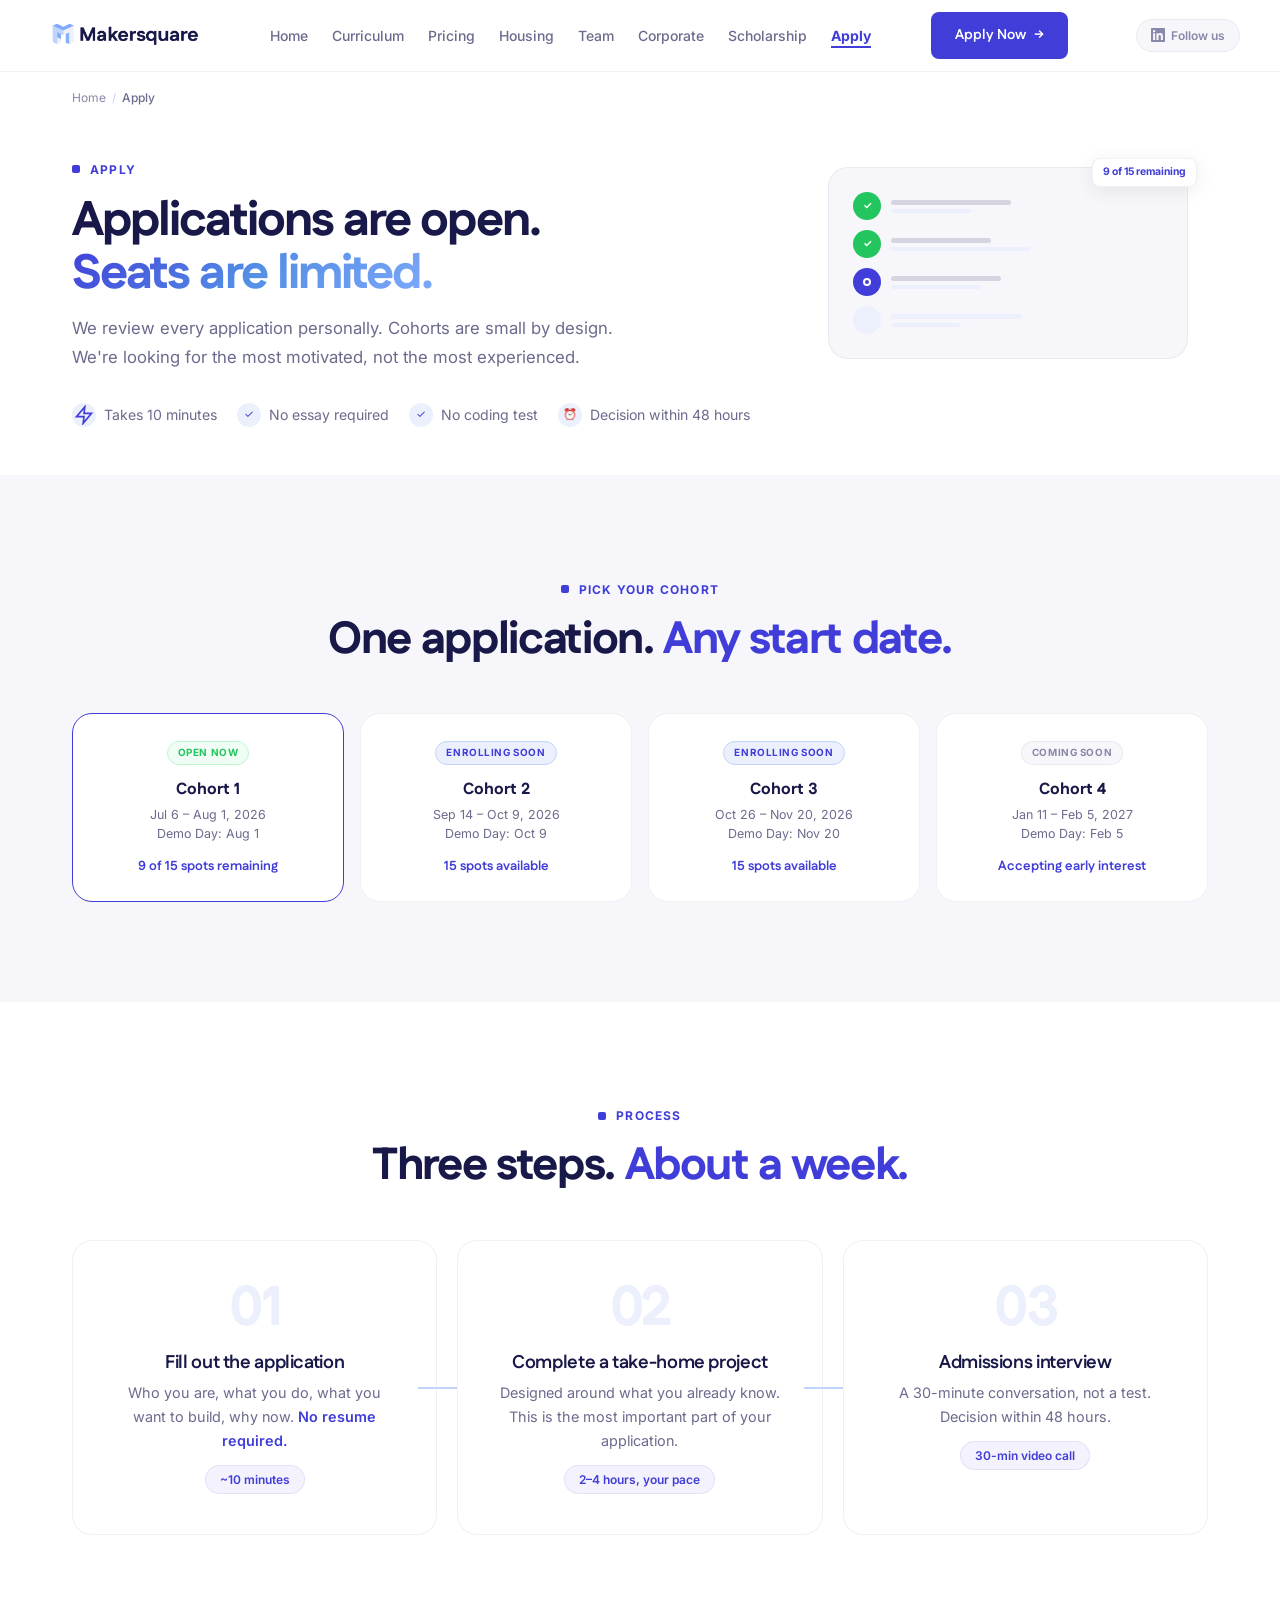
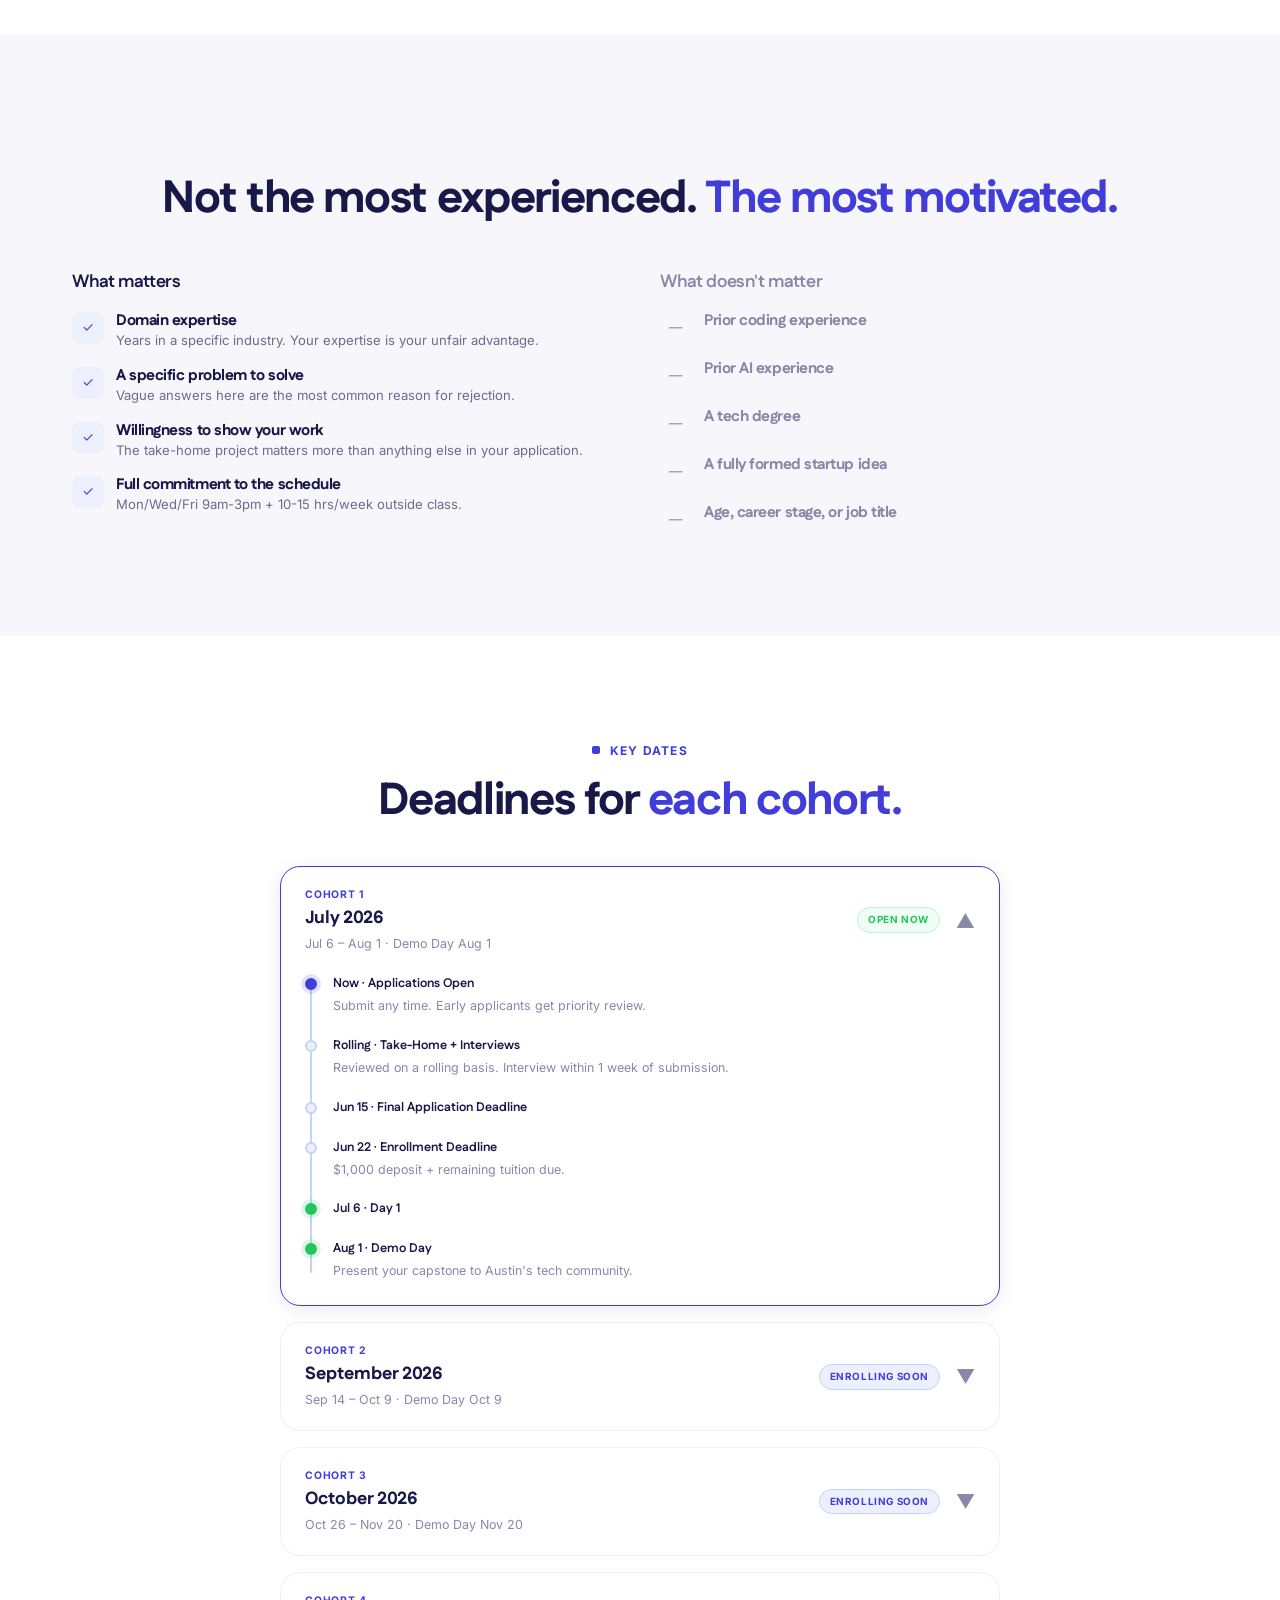
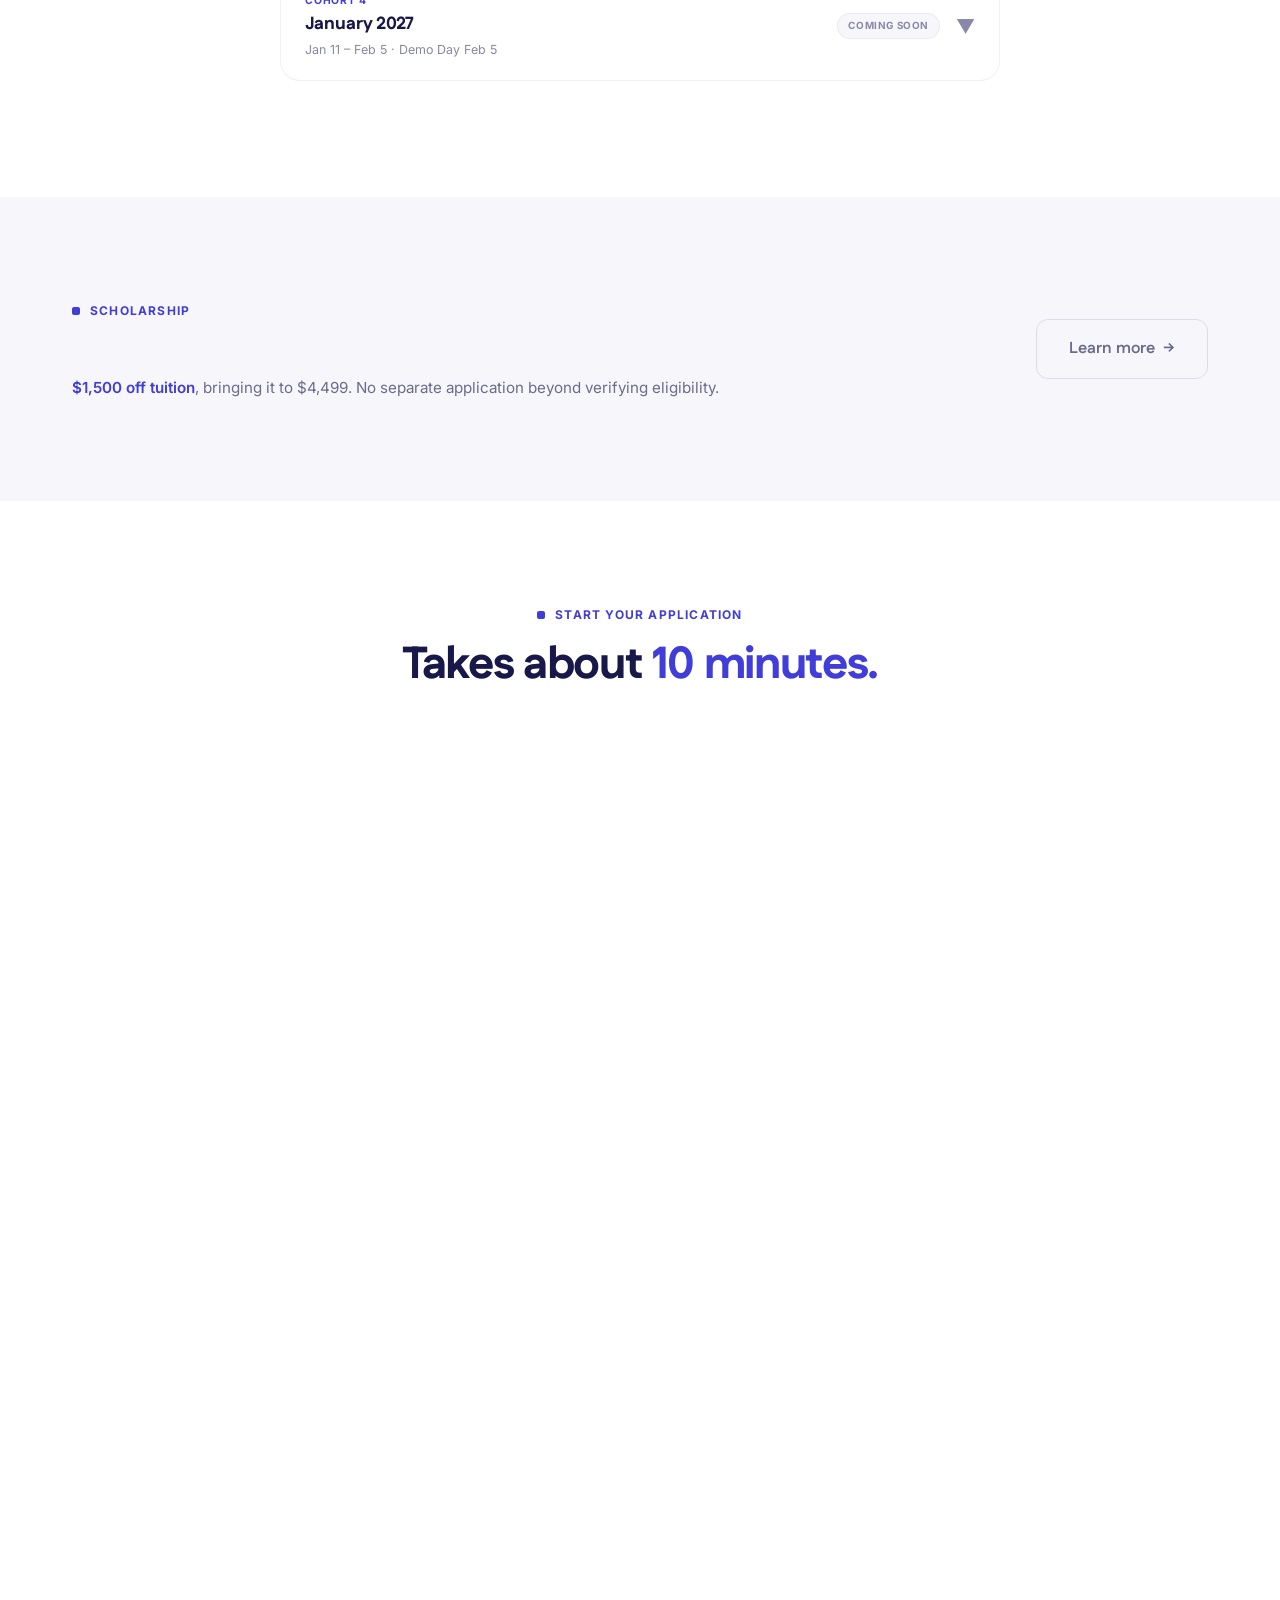
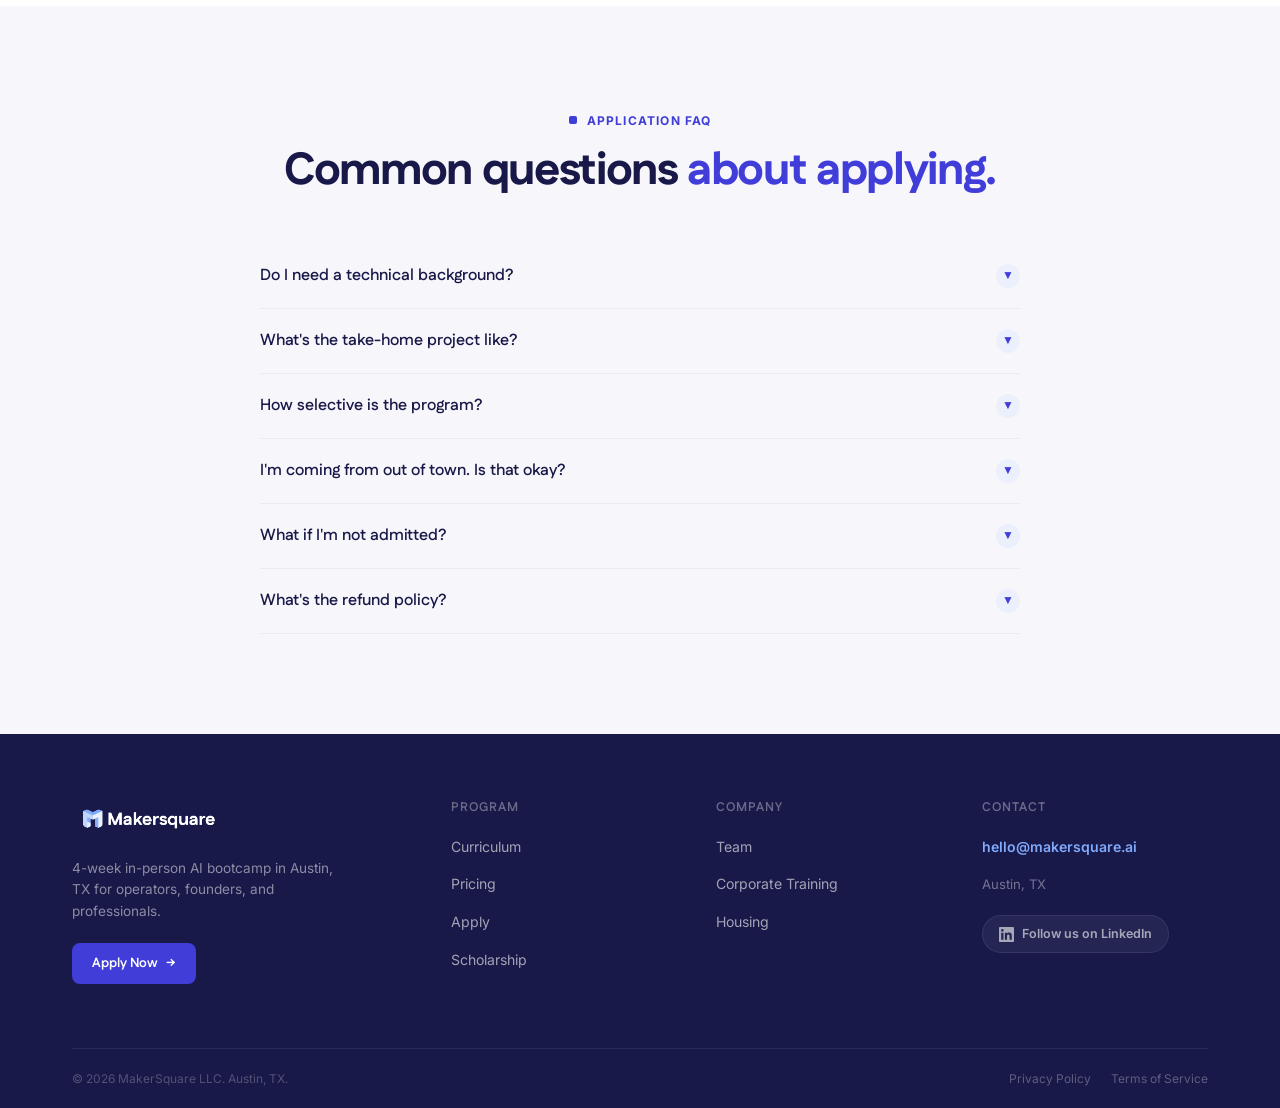
<file: apply.html>
<!DOCTYPE html>
<html lang="en">
<head>
<meta charset="UTF-8">
<meta name="viewport" content="width=device-width, initial-scale=1.0">
<title>Apply to MakerSquare | AI Bootcamp in Austin TX</title>
<meta name="description" content="Apply to the AI bootcamp in Austin built for professionals. Small cohorts, selective admission, no coding test. Multiple start dates available. Takes 10 minutes to apply.">
<meta name="robots" content="index, follow">
<link rel="icon" type="image/svg+xml" href="favicon.svg">
<link rel="canonical" href="https://www.makersquare.ai/apply">
<meta property="og:type" content="website">
<meta property="og:url" content="https://www.makersquare.ai/apply">
<meta property="og:title" content="Apply to MakerSquare | AI Bootcamp Austin TX">
<meta property="og:description" content="Apply to the in person AI bootcamp in Austin. Small cohorts. No coding test. Multiple start dates.">
<meta property="og:image" content="https://www.makersquare.ai/og-image.jpg">
<meta name="twitter:card" content="summary_large_image">
<link rel="preconnect" href="https://fonts.googleapis.com">
<link rel="preconnect" href="https://fonts.gstatic.com" crossorigin>
<link href="https://fonts.googleapis.com/css2?family=Fustat:wght@400;500;600;700;800&family=Inter:wght@300;400;500;600;700;800&display=swap" rel="stylesheet">
<link rel="stylesheet" href="css/style.min.css">
<style>
/* ── Apply-specific ── */
.apply-quick { display: flex; gap: var(--s5); margin-top: var(--s6); flex-wrap: wrap; }
.apply-quick-item { display: flex; align-items: center; gap: 8px; font-size: 0.88rem; color: var(--text-secondary); }
.apply-quick-icon { width: 24px; height: 24px; border-radius: 50%; background: var(--cloud); display: flex; align-items: center; justify-content: center; font-size: 0.7rem; color: var(--indigo); flex-shrink: 0; }

.cohort-grid { display: grid; grid-template-columns: repeat(4, 1fr); gap: var(--s4); margin-top: var(--s9); }
.cohort-card { background: var(--white); border: 1px solid rgba(24,24,73,0.06); border-radius: var(--r-xl); padding: var(--s6); text-align: center; transition: all 0.3s ease; position: relative; }
.cohort-card:hover { transform: translateY(-3px); box-shadow: var(--shadow-md); border-color: var(--ice); }
.cohort-card--active { border-color: var(--indigo); }
.cohort-status { display: inline-block; font-size: 0.62rem; font-weight: 700; letter-spacing: 0.06em; text-transform: uppercase; border-radius: var(--r-full); padding: 3px 10px; margin-bottom: var(--s3); }
.cohort-status--open { background: var(--green-bg); color: var(--green); border: 1px solid var(--green-border); }
.cohort-status--soon { background: var(--cloud); color: var(--indigo); border: 1px solid var(--ice); }
.cohort-status--early { background: var(--light-bg); color: var(--text-muted); border: 1px solid rgba(24,24,73,0.06); }
.cohort-name { font-family: var(--font-display); font-size: 1rem; font-weight: 800; color: var(--navy); margin-bottom: var(--s1); }
.cohort-dates { font-size: 0.78rem; color: var(--text-secondary); line-height: 1.5; }
.cohort-seats { font-family: var(--font-display); font-size: 0.82rem; font-weight: 700; color: var(--indigo); margin-top: var(--s3); }

.what-matters-grid { display: grid; grid-template-columns: 1fr 1fr; gap: var(--s8); margin-top: var(--s9); }
.matters-list { list-style: none; display: flex; flex-direction: column; gap: var(--s4); }
.matters-item { display: flex; gap: 12px; align-items: flex-start; }
.matters-icon { width: 32px; height: 32px; min-width: 32px; border-radius: var(--r-sm); display: flex; align-items: center; justify-content: center; font-size: 0.85rem; flex-shrink: 0; }
.matters-icon--yes { background: var(--cloud); color: var(--indigo); }
.matters-icon--no { background: var(--light-bg); color: var(--text-muted); }
.matters-item h4 { font-size: 0.95rem; margin-bottom: 2px; }
.matters-item p { font-size: 0.82rem; color: var(--text-secondary); line-height: 1.5; }

/* Timeline accordion */
.ta-item { border: 1px solid rgba(24,24,73,0.06); border-radius: var(--r-xl); margin-bottom: var(--s4); overflow: hidden; background: var(--white); transition: all 0.3s ease; }
.ta-item:hover { border-color: var(--ice); }
.ta-item.open { border-color: var(--indigo); box-shadow: var(--shadow-md); }
.ta-header { display: flex; align-items: center; gap: var(--s4); padding: var(--s5) var(--s6); cursor: pointer; user-select: none; }
.ta-header-info { flex: 1; }
.ta-cohort-tag { font-size: 0.65rem; font-weight: 700; letter-spacing: 0.08em; text-transform: uppercase; color: var(--indigo); }
.ta-cohort-name { font-family: var(--font-display); font-size: 1.1rem; font-weight: 800; color: var(--navy); }
.ta-cohort-range { font-size: 0.78rem; color: var(--text-muted); margin-top: 2px; }
.ta-badge { font-size: 0.62rem; font-weight: 700; letter-spacing: 0.06em; text-transform: uppercase; border-radius: var(--r-full); padding: 4px 10px; white-space: nowrap; flex-shrink: 0; }
.ta-badge.open { background: var(--green-bg); color: var(--green); border: 1px solid var(--green-border); }
.ta-badge.soon { background: var(--cloud); color: var(--indigo); border: 1px solid var(--ice); }
.ta-badge.coming { background: var(--light-bg); color: var(--text-muted); border: 1px solid rgba(24,24,73,0.06); }
.ta-chevron { font-size: 1.2rem; color: var(--text-muted); transition: transform 0.3s; flex-shrink: 0; }
.ta-item.open .ta-chevron { transform: rotate(180deg); }
.ta-body { max-height: 0; overflow: hidden; transition: max-height 0.4s ease; }
.ta-body-inner { padding: 0 var(--s6) var(--s6); }

.tl { position: relative; padding-left: 28px; }
.tl::before { content: ''; position: absolute; left: 5px; top: 8px; bottom: 8px; width: 2px; background: var(--ice); border-radius: 2px; }
.tl-item { position: relative; padding-bottom: var(--s5); }
.tl-item:last-child { padding-bottom: 0; }
.tl-dot { position: absolute; left: -28px; top: 4px; width: 12px; height: 12px; border-radius: 50%; background: var(--cloud); border: 2px solid var(--ice); z-index: 1; }
.tl-item--active .tl-dot { background: var(--indigo); border-color: var(--indigo); box-shadow: 0 0 0 4px rgba(64,61,216,0.15); }
.tl-item--highlight .tl-dot { background: var(--green); border-color: var(--green); box-shadow: 0 0 0 4px rgba(34,197,94,0.15); }
.tl-date { font-family: var(--font-display); font-size: 0.78rem; font-weight: 700; color: var(--navy); }
.tl-desc { font-size: 0.78rem; color: var(--text-muted); margin-top: 2px; }

.page-cta { background: var(--white); border: 1px solid rgba(24,24,73,0.06); border-radius: var(--r-xl); padding: var(--s10); text-align: center; margin-top: var(--s10); }
.page-cta h3 { font-family: var(--font-display); font-size: 1.5rem; font-weight: 800; color: var(--navy); margin-bottom: var(--s3); }
.page-cta p { font-size: 0.95rem; color: var(--text-secondary); margin-bottom: var(--s6); max-width: 480px; margin-left: auto; margin-right: auto; }

@media (max-width: 1024px) {
  .cohort-grid { grid-template-columns: 1fr 1fr; }
  .what-matters-grid { grid-template-columns: 1fr; }
}
@media (max-width: 768px) {
  .cohort-grid { grid-template-columns: 1fr; }
  .timeline-table { font-size: 0.75rem; }
  .apply-quick { flex-direction: column; gap: var(--s3); }
}
</style>
<script type="application/ld+json">
{
  "@context": "https://schema.org",
  "@type": "Course",
  "name": "MakerSquare AI Bootcamp",
  "provider": {"@type": "EducationalOrganization", "name": "MakerSquare", "url": "https://www.makersquare.ai/"},
  "url": "https://www.makersquare.ai/apply",
  "hasCourseInstance": [
    {"@type": "CourseInstance", "name": "Cohort 1", "courseMode": "onsite", "startDate": "2026-07-06", "endDate": "2026-08-01", "offers": {"@type": "Offer", "price": "5999", "priceCurrency": "USD", "availability": "https://schema.org/InStock"}},
    {"@type": "CourseInstance", "name": "Cohort 2", "courseMode": "onsite", "startDate": "2026-09-14", "endDate": "2026-10-09", "offers": {"@type": "Offer", "price": "5999", "priceCurrency": "USD", "availability": "https://schema.org/PreOrder"}},
    {"@type": "CourseInstance", "name": "Cohort 3", "courseMode": "onsite", "startDate": "2026-10-26", "endDate": "2026-11-20", "offers": {"@type": "Offer", "price": "5999", "priceCurrency": "USD", "availability": "https://schema.org/PreOrder"}},
    {"@type": "CourseInstance", "name": "Cohort 4", "courseMode": "onsite", "startDate": "2027-01-11", "endDate": "2027-02-05", "offers": {"@type": "Offer", "price": "5999", "priceCurrency": "USD", "availability": "https://schema.org/PreOrder"}}
  ]
}
</script>
<script type="application/ld+json">
{"@context":"https://schema.org","@type":"BreadcrumbList","itemListElement":[{"@type":"ListItem","position":1,"name":"Home","item":"https://www.makersquare.ai/"},{"@type":"ListItem","position":2,"name":"Apply","item":"https://www.makersquare.ai/apply"}]}
</script>
</head>
<body>

<!-- NAV -->
<nav class="nav">
  <div class="nav-inner">
    <a href="index.html" class="nav-logo"><img src="logo-light.png" alt="MakerSquare"></a>
    <ul class="nav-links">
      <li><a href="index.html">Home</a></li>
      <li><a href="curriculum.html">Curriculum</a></li>
      <li><a href="pricing.html">Pricing</a></li>
      <li><a href="housing.html">Housing</a></li>
      <li><a href="team.html">Team</a></li>
      <li><a href="corporate.html">Corporate</a></li>
      <li><a href="scholarship.html">Scholarship</a></li>
      <li><a href="apply.html" class="nav-apply active">Apply</a></li>
    </ul>
    <a href="#form" class="btn btn-primary btn-arrow">Apply Now </a>
    <div class="nav-social"><a href="https://www.linkedin.com/company/makersquare-ai" target="_blank" rel="noopener" aria-label="LinkedIn"><svg xmlns="http://www.w3.org/2000/svg" viewBox="0 0 24 24"><path d="M20.447 20.452h-3.554v-5.569c0-1.328-.027-3.037-1.852-3.037-1.853 0-2.136 1.445-2.136 2.939v5.667H9.351V9h3.414v1.561h.046c.477-.9 1.637-1.85 3.37-1.85 3.601 0 4.267 2.37 4.267 5.455v6.286zM5.337 7.433a2.062 2.062 0 01-2.063-2.065 2.064 2.064 0 112.063 2.065zm1.782 13.019H3.555V9h3.564v11.452zM22.225 0H1.771C.792 0 0 .774 0 1.729v20.542C0 23.227.792 24 1.771 24h20.451C23.2 24 24 23.227 24 22.271V1.729C24 .774 23.2 0 22.222 0h.003z"/></svg>Follow us</a></div>
    <button class="nav-hamburger" aria-label="Toggle menu"><span></span><span></span><span></span></button>
  </div>
</nav>
<div class="mobile-menu">
  <ul class="mobile-menu-links">
    <li><a href="index.html">Home</a></li>
    <li><a href="curriculum.html">Curriculum</a></li>
    <li><a href="pricing.html">Pricing</a></li>
    <li><a href="housing.html">Housing</a></li>
    <li><a href="team.html">Team</a></li>
    <li><a href="corporate.html">Corporate</a></li>
    <li><a href="scholarship.html">Scholarship</a></li>
    <li><a href="apply.html">Apply</a></li>
  </ul>
  <a href="#form" class="btn btn-primary btn-block btn-lg" style="margin-top:24px;">Apply Now</a>
</div>

<nav class="breadcrumbs" aria-label="Breadcrumb">
  <ol>
    <li><a href="index.html">Home</a></li>
    <li class="sep">/</li>
    <li class="current">Apply</li>
  </ol>
</nav>

<!-- HERO -->
<section class="section" style="padding-top:var(--s8);padding-bottom:var(--s9);">
  <div class="container">
    <div class="page-hero-grid">
      <div>
        <div class="section-label reveal">Apply</div>
    <h1 class="reveal" style="font-size:clamp(2rem,4vw,3rem);">Applications are open.<br><span class="text-gradient">Seats are limited.</span></h1>
    <p class="section-sub reveal">We review every application personally. Cohorts are small by design. We're looking for the most motivated, not the most experienced.</p>
      </div>
      <div class="page-hero-visual reveal">
        <div style="background:var(--light-bg);border:1px solid rgba(24,24,73,0.06);border-radius:var(--r-xl);padding:var(--s6);position:relative;">
          <div style="display:flex;flex-direction:column;gap:10px;">
            <div style="display:flex;align-items:center;gap:10px;"><div style="width:28px;height:28px;border-radius:50%;background:var(--green);display:flex;align-items:center;justify-content:center;font-size:0.65rem;color:var(--white);font-weight:700;">&#10003;</div><div><div style="height:5px;background:var(--navy);opacity:0.15;border-radius:3px;width:120px;"></div><div style="height:4px;background:var(--cloud);border-radius:2px;width:80px;margin-top:4px;"></div></div></div>
            <div style="display:flex;align-items:center;gap:10px;"><div style="width:28px;height:28px;border-radius:50%;background:var(--green);display:flex;align-items:center;justify-content:center;font-size:0.65rem;color:var(--white);font-weight:700;">&#10003;</div><div><div style="height:5px;background:var(--navy);opacity:0.15;border-radius:3px;width:100px;"></div><div style="height:4px;background:var(--cloud);border-radius:2px;width:140px;margin-top:4px;"></div></div></div>
            <div style="display:flex;align-items:center;gap:10px;"><div style="width:28px;height:28px;border-radius:50%;background:var(--indigo);display:flex;align-items:center;justify-content:center;flex-shrink:0;"><div style="width:8px;height:8px;border-radius:50%;border:2px solid var(--white);"></div></div><div><div style="height:5px;background:var(--navy);opacity:0.15;border-radius:3px;width:110px;"></div><div style="height:4px;background:var(--cloud);border-radius:2px;width:90px;margin-top:4px;"></div></div></div>
            <div style="display:flex;align-items:center;gap:10px;"><div style="width:28px;height:28px;border-radius:50%;background:var(--cloud);flex-shrink:0;"></div><div><div style="height:5px;background:var(--cloud);border-radius:3px;width:130px;"></div><div style="height:4px;background:var(--cloud);border-radius:2px;width:70px;margin-top:4px;"></div></div></div>
          </div>
          <div style="position:absolute;top:-10px;right:-10px;background:var(--white);border:1px solid rgba(24,24,73,0.06);border-radius:var(--r-sm);padding:5px 10px;box-shadow:var(--shadow-md);font-size:0.65rem;font-weight:700;color:var(--indigo);animation:float-1 4s ease-in-out infinite;">9 of 15 remaining</div>
        </div>
      </div>
    </div>

    <div class="apply-quick reveal">
      <div class="apply-quick-item"><div class="apply-quick-icon"><svg width="20" height="20" viewBox="0 0 24 24" fill="none" stroke="currentColor" stroke-width="2" stroke-linecap="round"><path d="M13 2L3 14h9l-1 8 10-12h-9l1-8z"/></svg></div> Takes 10 minutes</div>
      <div class="apply-quick-item"><div class="apply-quick-icon">&#10003;</div> No essay required</div>
      <div class="apply-quick-item"><div class="apply-quick-icon">&#10003;</div> No coding test</div>
      <div class="apply-quick-item"><div class="apply-quick-icon">&#9200;</div> Decision within 48 hours</div>
    </div>
  </div>
</section>


<!-- COHORTS -->
<section class="section section--alt">
  <div class="container">
    <div style="text-align:center;">
      <div class="section-label reveal" style="justify-content:center;">Pick your cohort</div>
      <h2 class="reveal">One application. <span class="text-accent">Any start date.</span></h2>
    </div>

    <div class="cohort-grid">
      <div class="cohort-card cohort-card--active reveal reveal-d1">
        <div class="cohort-status cohort-status--open">Open Now</div>
        <div class="cohort-name">Cohort 1</div>
        <div class="cohort-dates">Jul 6 &ndash; Aug 1, 2026<br>Demo Day: Aug 1</div>
        <div class="cohort-seats"><span data-count="9">0</span> of 15 spots remaining</div>
      </div>
      <div class="cohort-card reveal reveal-d2">
        <div class="cohort-status cohort-status--soon">Enrolling Soon</div>
        <div class="cohort-name">Cohort 2</div>
        <div class="cohort-dates">Sep 14 &ndash; Oct 9, 2026<br>Demo Day: Oct 9</div>
        <div class="cohort-seats">15 spots available</div>
      </div>
      <div class="cohort-card reveal reveal-d3">
        <div class="cohort-status cohort-status--soon">Enrolling Soon</div>
        <div class="cohort-name">Cohort 3</div>
        <div class="cohort-dates">Oct 26 &ndash; Nov 20, 2026<br>Demo Day: Nov 20</div>
        <div class="cohort-seats">15 spots available</div>
      </div>
      <div class="cohort-card reveal reveal-d4">
        <div class="cohort-status cohort-status--early">Coming Soon</div>
        <div class="cohort-name">Cohort 4</div>
        <div class="cohort-dates">Jan 11 &ndash; Feb 5, 2027<br>Demo Day: Feb 5</div>
        <div class="cohort-seats">Accepting early interest</div>
      </div>
    </div>
  </div>
</section>


<!-- THREE STEPS -->
<section class="section">
  <div class="container">
    <div style="text-align:center;">
      <div class="section-label reveal" style="justify-content:center;">Process</div>
      <h2 class="reveal">Three steps. <span class="text-accent">About a week.</span></h2>
    </div>

    <div class="steps-grid">
      <div class="step-card reveal reveal-d1">
        <div class="step-num">01</div>
        <h3>Fill out the application</h3>
        <p>Who you are, what you do, what you want to build, why now. <span class="bl">No resume required.</span></p>
        <span class="step-time">~10 minutes</span>
      </div>
      <div class="step-card reveal reveal-d2">
        <div class="step-num">02</div>
        <h3>Complete a take-home project</h3>
        <p>Designed around what you already know. This is the most important part of your application.</p>
        <span class="step-time">2&ndash;4 hours, your pace</span>
      </div>
      <div class="step-card reveal reveal-d3">
        <div class="step-num">03</div>
        <h3>Admissions interview</h3>
        <p>A 30-minute conversation, not a test. Decision within 48 hours.</p>
        <span class="step-time">30-min video call</span>
      </div>
    </div>
  </div>
</section>


<!-- WHAT WE LOOK FOR -->
<section class="section section--alt">
  <div class="container">
    <div style="text-align:center;">
      <div class="section-label reveal" style="justify-content:center;">What we look for</div>
      <h2 class="reveal">Not the most experienced. <span class="text-accent">The most motivated.</span></h2>
    </div>

    <div class="what-matters-grid">
      <div>
        <h3 class="reveal" style="font-size:1.1rem;margin-bottom:var(--s5);color:var(--navy);">What matters</h3>
        <ul class="matters-list">
          <li class="matters-item reveal"><div class="matters-icon matters-icon--yes">&#10003;</div><div><h4>Domain expertise</h4><p>Years in a specific industry. Your expertise is your unfair advantage.</p></div></li>
          <li class="matters-item reveal"><div class="matters-icon matters-icon--yes">&#10003;</div><div><h4>A specific problem to solve</h4><p>Vague answers here are the most common reason for rejection.</p></div></li>
          <li class="matters-item reveal"><div class="matters-icon matters-icon--yes">&#10003;</div><div><h4>Willingness to show your work</h4><p>The take-home project matters more than anything else in your application.</p></div></li>
          <li class="matters-item reveal"><div class="matters-icon matters-icon--yes">&#10003;</div><div><h4>Full commitment to the schedule</h4><p>Mon/Wed/Fri 9am-3pm + 10-15 hrs/week outside class.</p></div></li>
        </ul>
      </div>
      <div>
        <h3 class="reveal" style="font-size:1.1rem;margin-bottom:var(--s5);color:var(--text-muted);">What doesn't matter</h3>
        <ul class="matters-list">
          <li class="matters-item reveal"><div class="matters-icon matters-icon--no">&mdash;</div><div><h4 style="color:var(--text-muted);">Prior coding experience</h4></div></li>
          <li class="matters-item reveal"><div class="matters-icon matters-icon--no">&mdash;</div><div><h4 style="color:var(--text-muted);">Prior AI experience</h4></div></li>
          <li class="matters-item reveal"><div class="matters-icon matters-icon--no">&mdash;</div><div><h4 style="color:var(--text-muted);">A tech degree</h4></div></li>
          <li class="matters-item reveal"><div class="matters-icon matters-icon--no">&mdash;</div><div><h4 style="color:var(--text-muted);">A fully formed startup idea</h4></div></li>
          <li class="matters-item reveal"><div class="matters-icon matters-icon--no">&mdash;</div><div><h4 style="color:var(--text-muted);">Age, career stage, or job title</h4></div></li>
        </ul>
      </div>
    </div>
  </div>
</section>


<!-- DEADLINES ACCORDION -->
<section class="section">
  <div class="container">
    <div style="text-align:center;">
      <div class="section-label reveal" style="justify-content:center;">Key dates</div>
      <h2 class="reveal">Deadlines for <span class="text-accent">each cohort.</span></h2>
    </div>

    <div style="margin-top:var(--s8);max-width:720px;margin-left:auto;margin-right:auto;">

      <!-- Cohort 1 -->
      <div class="ta-item open reveal" data-ta>
        <div class="ta-header" onclick="this.parentElement.classList.toggle('open');var b=this.parentElement.querySelector('.ta-body');b.style.maxHeight=this.parentElement.classList.contains('open')?b.scrollHeight+'px':'0';">
          <div class="ta-header-info"><div class="ta-cohort-tag">Cohort 1</div><div class="ta-cohort-name">July 2026</div><div class="ta-cohort-range">Jul 6 &ndash; Aug 1 &middot; Demo Day Aug 1</div></div>
          <span class="ta-badge open">Open Now</span>
          <div class="ta-chevron">&#9660;</div>
        </div>
        <div class="ta-body" style="max-height:500px;"><div class="ta-body-inner">
          <div class="tl">
            <div class="tl-item tl-item--active"><div class="tl-dot"></div><div class="tl-date">Now &middot; Applications Open</div><div class="tl-desc">Submit any time. Early applicants get priority review.</div></div>
            <div class="tl-item"><div class="tl-dot"></div><div class="tl-date">Rolling &middot; Take-Home + Interviews</div><div class="tl-desc">Reviewed on a rolling basis. Interview within 1 week of submission.</div></div>
            <div class="tl-item"><div class="tl-dot"></div><div class="tl-date">Jun 15 &middot; Final Application Deadline</div></div>
            <div class="tl-item"><div class="tl-dot"></div><div class="tl-date">Jun 22 &middot; Enrollment Deadline</div><div class="tl-desc">$1,000 deposit + remaining tuition due.</div></div>
            <div class="tl-item tl-item--highlight"><div class="tl-dot"></div><div class="tl-date">Jul 6 &middot; Day 1</div></div>
            <div class="tl-item tl-item--highlight"><div class="tl-dot"></div><div class="tl-date">Aug 1 &middot; Demo Day</div><div class="tl-desc">Present your capstone to Austin's tech community.</div></div>
          </div>
        </div></div>
      </div>

      <!-- Cohort 2 -->
      <div class="ta-item reveal" data-ta>
        <div class="ta-header" onclick="this.parentElement.classList.toggle('open');var b=this.parentElement.querySelector('.ta-body');b.style.maxHeight=this.parentElement.classList.contains('open')?b.scrollHeight+'px':'0';">
          <div class="ta-header-info"><div class="ta-cohort-tag">Cohort 2</div><div class="ta-cohort-name">September 2026</div><div class="ta-cohort-range">Sep 14 &ndash; Oct 9 &middot; Demo Day Oct 9</div></div>
          <span class="ta-badge soon">Enrolling Soon</span>
          <div class="ta-chevron">&#9660;</div>
        </div>
        <div class="ta-body"><div class="ta-body-inner">
          <div class="tl">
            <div class="tl-item"><div class="tl-dot"></div><div class="tl-date">Jul 2026 &middot; Applications Open</div></div>
            <div class="tl-item"><div class="tl-dot"></div><div class="tl-date">Aug 22 &middot; Application Deadline</div></div>
            <div class="tl-item"><div class="tl-dot"></div><div class="tl-date">Sep 1 &middot; Enrollment Deadline</div></div>
            <div class="tl-item tl-item--highlight"><div class="tl-dot"></div><div class="tl-date">Sep 14 &middot; Day 1</div></div>
            <div class="tl-item tl-item--highlight"><div class="tl-dot"></div><div class="tl-date">Oct 9 &middot; Demo Day</div></div>
          </div>
        </div></div>
      </div>

      <!-- Cohort 3 -->
      <div class="ta-item reveal" data-ta>
        <div class="ta-header" onclick="this.parentElement.classList.toggle('open');var b=this.parentElement.querySelector('.ta-body');b.style.maxHeight=this.parentElement.classList.contains('open')?b.scrollHeight+'px':'0';">
          <div class="ta-header-info"><div class="ta-cohort-tag">Cohort 3</div><div class="ta-cohort-name">October 2026</div><div class="ta-cohort-range">Oct 26 &ndash; Nov 20 &middot; Demo Day Nov 20</div></div>
          <span class="ta-badge soon">Enrolling Soon</span>
          <div class="ta-chevron">&#9660;</div>
        </div>
        <div class="ta-body"><div class="ta-body-inner">
          <div class="tl">
            <div class="tl-item"><div class="tl-dot"></div><div class="tl-date">Aug 2026 &middot; Applications Open</div></div>
            <div class="tl-item"><div class="tl-dot"></div><div class="tl-date">Oct 5 &middot; Application Deadline</div></div>
            <div class="tl-item"><div class="tl-dot"></div><div class="tl-date">Oct 14 &middot; Enrollment Deadline</div></div>
            <div class="tl-item tl-item--highlight"><div class="tl-dot"></div><div class="tl-date">Oct 26 &middot; Day 1</div></div>
            <div class="tl-item tl-item--highlight"><div class="tl-dot"></div><div class="tl-date">Nov 20 &middot; Demo Day</div></div>
          </div>
        </div></div>
      </div>

      <!-- Cohort 4 -->
      <div class="ta-item reveal" data-ta>
        <div class="ta-header" onclick="this.parentElement.classList.toggle('open');var b=this.parentElement.querySelector('.ta-body');b.style.maxHeight=this.parentElement.classList.contains('open')?b.scrollHeight+'px':'0';">
          <div class="ta-header-info"><div class="ta-cohort-tag">Cohort 4</div><div class="ta-cohort-name">January 2027</div><div class="ta-cohort-range">Jan 11 &ndash; Feb 5 &middot; Demo Day Feb 5</div></div>
          <span class="ta-badge coming">Coming Soon</span>
          <div class="ta-chevron">&#9660;</div>
        </div>
        <div class="ta-body"><div class="ta-body-inner">
          <div class="tl">
            <div class="tl-item"><div class="tl-dot"></div><div class="tl-date">Nov 2026 &middot; Applications Open</div></div>
            <div class="tl-item"><div class="tl-dot"></div><div class="tl-date">Dec 20 &middot; Application Deadline</div></div>
            <div class="tl-item"><div class="tl-dot"></div><div class="tl-date">Dec 28 &middot; Enrollment Deadline</div></div>
            <div class="tl-item tl-item--highlight"><div class="tl-dot"></div><div class="tl-date">Jan 11 &middot; Day 1</div></div>
            <div class="tl-item tl-item--highlight"><div class="tl-dot"></div><div class="tl-date">Feb 5 &middot; Demo Day</div></div>
          </div>
        </div></div>
      </div>

    </div>
  </div>
</section>


<!-- SCHOLARSHIP -->
<section class="section section--alt">
  <div class="container">
    <div style="display:grid;grid-template-columns:1fr auto;gap:var(--s8);align-items:center;">
      <div>
        <div class="section-label reveal">Scholarship</div>
        <h2 class="reveal" style="font-size:clamp(1.4rem,2.5vw,1.8rem);">Military, first responders, and educators.</h2>
        <p class="reveal" style="color:var(--text-secondary);margin-top:var(--s2);font-size:0.95rem;"><span class="bl">$1,500 off tuition</span>, bringing it to $4,499. No separate application beyond verifying eligibility.</p>
      </div>
      <div class="reveal">
        <a href="scholarship.html" class="btn btn-ghost btn-lg btn-arrow">Learn more </a>
      </div>
    </div>
  </div>
</section>


<!-- APPLICATION FORM -->
<section class="section" id="form">
  <div class="container">
    <div style="max-width:640px;margin:0 auto;text-align:center;">
      <div class="section-label reveal" style="justify-content:center;">Start your application</div>
      <h2 class="reveal">Takes about <span class="text-accent">10 minutes.</span></h2>

      <!-- FORM PLACEHOLDER -->
      <div id="zf_div_nTImQ0KPomI6Vy_bACDwGZGRtGFyK2z--JarTy-PDJY"></div>
      <script type="text/javascript">
      (function() {
          try{
              var f = document.createElement("iframe");
              var ifrmSrc = 'https://forms.zohopublic.com/makersquare/form/ApplicationForm/formperma/nTImQ0KPomI6Vy_bACDwGZGRtGFyK2z--JarTy-PDJY?zf_rszfm=1';
              try{
                  if ( typeof ZFAdvLead != "undefined" && typeof zfutm_zfAdvLead != "undefined" ) { for( var prmIdx = 0 ; prmIdx < ZFAdvLead.utmPNameArr.length ; prmIdx ++ ) { var utmPm = ZFAdvLead.utmPNameArr[ prmIdx ]; utmPm = ( ZFAdvLead.isSameDomian && ( ZFAdvLead.utmcustPNameArr.indexOf(utmPm) == -1 ) ) ? "zf_" + utmPm : utmPm; var utmVal = zfutm_zfAdvLead.zfautm_gC_enc( ZFAdvLead.utmPNameArr[ prmIdx ] ); if ( typeof utmVal !== "undefined" ) { if ( utmVal != "" ) { if(ifrmSrc.indexOf('?') > 0){ ifrmSrc = ifrmSrc+'&'+utmPm+'='+utmVal; }else{ ifrmSrc = ifrmSrc+'?'+utmPm+'='+utmVal; } } } } }
                  if ( typeof ZFLead !== "undefined" && typeof zfutm_zfLead !== "undefined" ) { for( var prmIdx = 0 ; prmIdx < ZFLead.utmPNameArr.length ; prmIdx ++ ) { var utmPm = ZFLead.utmPNameArr[ prmIdx ]; var utmVal = zfutm_zfLead.zfutm_gC_enc( ZFLead.utmPNameArr[ prmIdx ] ); if ( typeof utmVal !== "undefined" ) { if ( utmVal != "" ){ if(ifrmSrc.indexOf('?') > 0){ ifrmSrc = ifrmSrc+'&'+utmPm+'='+utmVal; }else{ ifrmSrc = ifrmSrc+'?'+utmPm+'='+utmVal; } } } } }
              }catch(e){}
              f.src = ifrmSrc; f.style.border="none"; f.style.height="2408px"; f.style.width="100%"; f.style.maxWidth="560px"; f.style.transition="all 0.5s ease"; f.setAttribute("aria-label", "Application Form");
              var d = document.getElementById("zf_div_nTImQ0KPomI6Vy_bACDwGZGRtGFyK2z--JarTy-PDJY"); d.appendChild(f);
              window.addEventListener('message', function (){ var evntData = event.data; if( evntData && evntData.constructor == String ){ var zf_ifrm_data = evntData.split("|"); if ( zf_ifrm_data.length == 2 || zf_ifrm_data.length == 3 ) { var zf_perma = zf_ifrm_data[0]; var zf_ifrm_ht_nw = ( parseInt(zf_ifrm_data[1], 10) + 15 ) + "px"; var iframe = document.getElementById("zf_div_nTImQ0KPomI6Vy_bACDwGZGRtGFyK2z--JarTy-PDJY").getElementsByTagName("iframe")[0]; if ( (iframe.src).indexOf('formperma') > 0 && (iframe.src).indexOf(zf_perma) > 0 ) { var prevIframeHeight = iframe.style.height; if ( prevIframeHeight != zf_ifrm_ht_nw ) { iframe.style.height = zf_ifrm_ht_nw; } } } } }, false);
          }catch(e){}
      })();
      </script>
</section>


<!-- FAQ -->
<section class="section section--alt">
  <div class="container">
    <div style="text-align:center;">
      <div class="section-label reveal" style="justify-content:center;">Application FAQ</div>
      <h2 class="reveal">Common questions <span class="text-accent">about applying.</span></h2>
    </div>

    <div class="faq-list">
      <div class="faq-item reveal"><button class="faq-question">Do I need a technical background?<span class="faq-chevron">&#9660;</span></button><div class="faq-answer"><div class="faq-answer-inner">No. We've had doctors, lawyers, real estate agents, and marketing directors build exceptional AI products. Domain expertise matters more than technical skills.</div></div></div>

      <div class="faq-item reveal"><button class="faq-question">What's the take-home project like?<span class="faq-chevron">&#9660;</span></button><div class="faq-answer"><div class="faq-answer-inner">2-4 hours at your own pace. We're evaluating your thinking and willingness to ship, not technical proficiency. It's designed around what you already know.</div></div></div>

      <div class="faq-item reveal"><button class="faq-question">How selective is the program?<span class="faq-chevron">&#9660;</span></button><div class="faq-answer"><div class="faq-answer-inner">10-15 builders per cohort. The most common reason for rejection is a vague problem statement. The take-home project matters more than the written application.</div></div></div>

      <div class="faq-item reveal"><button class="faq-question">I'm coming from out of town. Is that okay?<span class="faq-chevron">&#9660;</span></button><div class="faq-answer"><div class="faq-answer-inner">Absolutely. We have a <a href="housing.html" style="color:var(--indigo);font-weight:600;">housing program</a> with partner Airbnb hosts and discounted rates near campus.</div></div></div>

      <div class="faq-item reveal"><button class="faq-question">What if I'm not admitted?<span class="faq-chevron">&#9660;</span></button><div class="faq-answer"><div class="faq-answer-inner">We provide specific feedback so you know what to strengthen. You can reapply for any future cohort, and we keep a waitlist for current cohorts.</div></div></div>

      <div class="faq-item reveal"><button class="faq-question">What's the refund policy?<span class="faq-chevron">&#9660;</span></button><div class="faq-answer"><div class="faq-answer-inner">Full refund (minus $1,000 deposit) up to 14 days before start. 50% up to Day 1. No refund after the program begins.</div></div></div>
    </div>
  </div>
</section>


<!-- FOOTER -->
<footer class="footer">
  <div class="container">
    <div class="footer-grid">
      <div class="footer-brand">
        <a href="index.html" class="footer-logo"><img src="logo-dark.png" alt="MakerSquare"></a>
        <p>4-week in-person AI bootcamp in Austin, TX for operators, founders, and professionals.</p>
        <a href="apply.html" class="btn btn-primary btn-arrow" style="font-size:0.82rem;padding:10px 20px;">Apply Now </a>
      </div>
      <div>
        <div class="footer-col-title">Program</div>
        <ul class="footer-col-links">
          <li><a href="curriculum.html">Curriculum</a></li>
          <li><a href="pricing.html">Pricing</a></li>
          <li><a href="apply.html">Apply</a></li>
          <li><a href="scholarship.html">Scholarship</a></li>
        </ul>
      </div>
      <div>
        <div class="footer-col-title">Company</div>
        <ul class="footer-col-links">
          <li><a href="team.html">Team</a></li>
          <li><a href="corporate.html">Corporate Training</a></li>
          <li><a href="housing.html">Housing</a></li>
        </ul>
      </div>
      <div>
        <div class="footer-col-title">Contact</div>
        <a href="mailto:hello@makersquare.ai" class="footer-contact-email">hello@makersquare.ai</a>
        <p style="font-size:0.82rem;color:rgba(255,255,255,0.4);">Austin, TX</p>
        <div class="footer-social"><a href="https://www.linkedin.com/company/makersquare-ai" target="_blank" rel="noopener" aria-label="LinkedIn"><svg xmlns="http://www.w3.org/2000/svg" viewBox="0 0 24 24"><path d="M20.447 20.452h-3.554v-5.569c0-1.328-.027-3.037-1.852-3.037-1.853 0-2.136 1.445-2.136 2.939v5.667H9.351V9h3.414v1.561h.046c.477-.9 1.637-1.85 3.37-1.85 3.601 0 4.267 2.37 4.267 5.455v6.286zM5.337 7.433a2.062 2.062 0 01-2.063-2.065 2.064 2.064 0 112.063 2.065zm1.782 13.019H3.555V9h3.564v11.452zM22.225 0H1.771C.792 0 0 .774 0 1.729v20.542C0 23.227.792 24 1.771 24h20.451C23.2 24 24 23.227 24 22.271V1.729C24 .774 23.2 0 22.222 0h.003z"/></svg>Follow us on LinkedIn</a></div>
      </div>
    </div>
    <div class="footer-bottom">
      <div class="footer-copy">&copy; 2026 MakerSquare LLC. Austin, TX.</div>
      <div class="footer-bottom-links">
        <a href="privacy.html">Privacy Policy</a>
        <a href="terms.html">Terms of Service</a>
      </div>
    </div>
  </div>
</footer>

<script src="js/main.min.js"></script>
<script type="text/javascript" src="https://forms.zoho.com/js/zf_gclid.js"> </script>
<script>window.$zoho=window.$zoho || {};$zoho.salesiq=$zoho.salesiq||{ready:function(){}}</script><script id="zsiqscript" src="https://salesiq.zohopublic.com/widget?wc=siq885ea214ffc25f4f452068cc9bc1cec4353b0ff61817b77233444928d383fe96" defer></script>
</body>
</html>
</file>
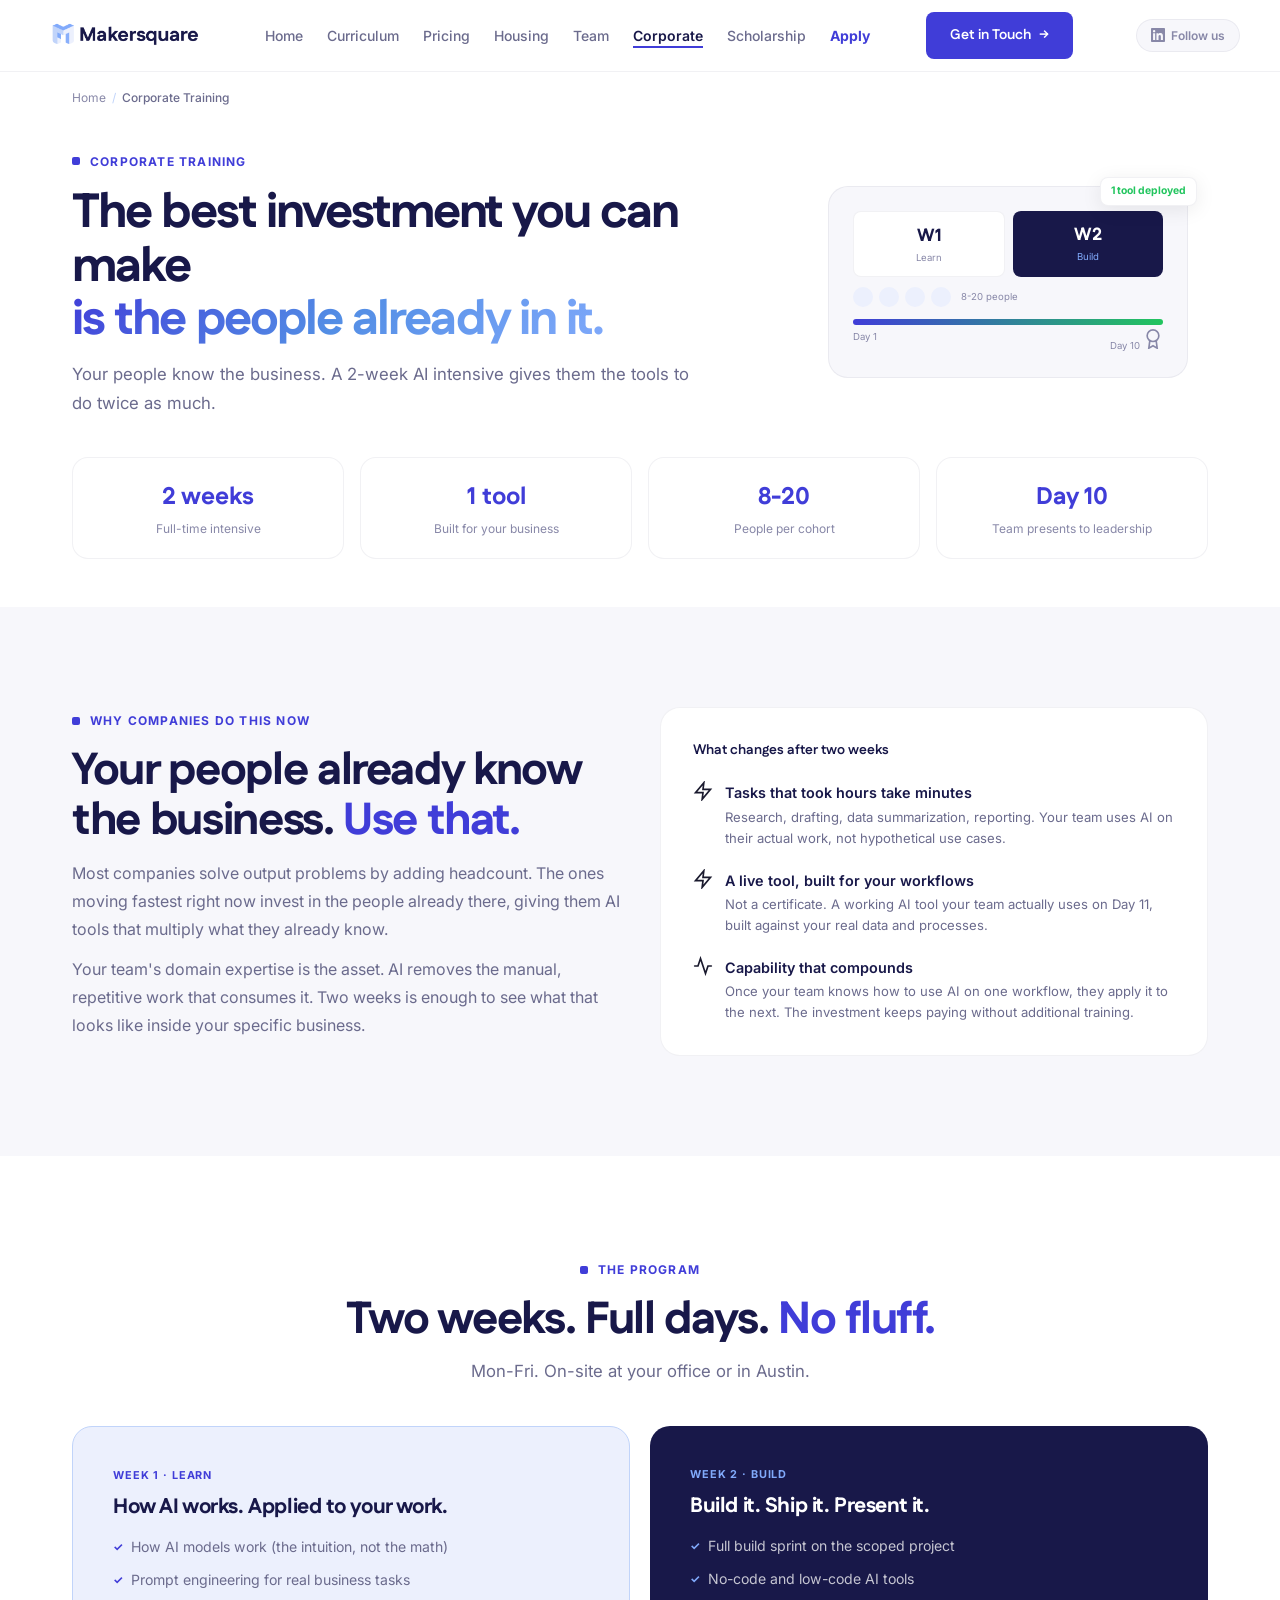
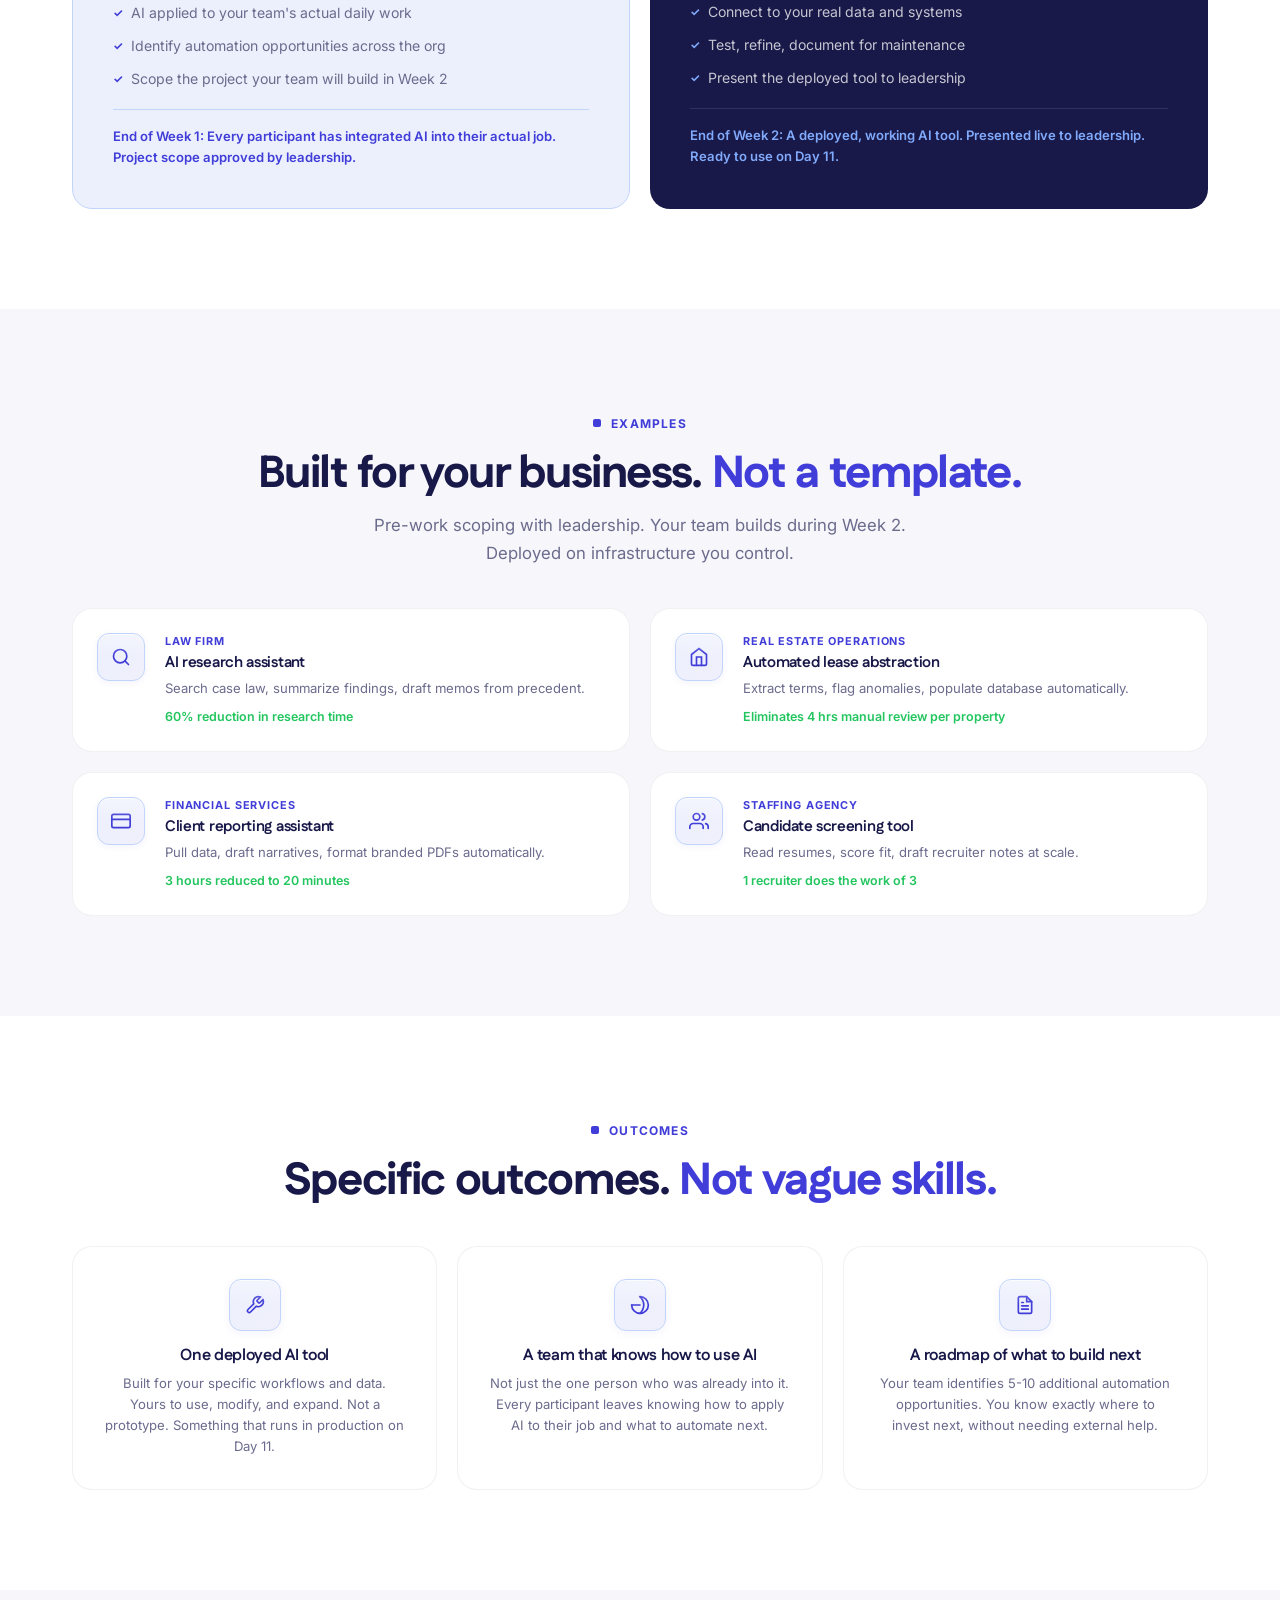
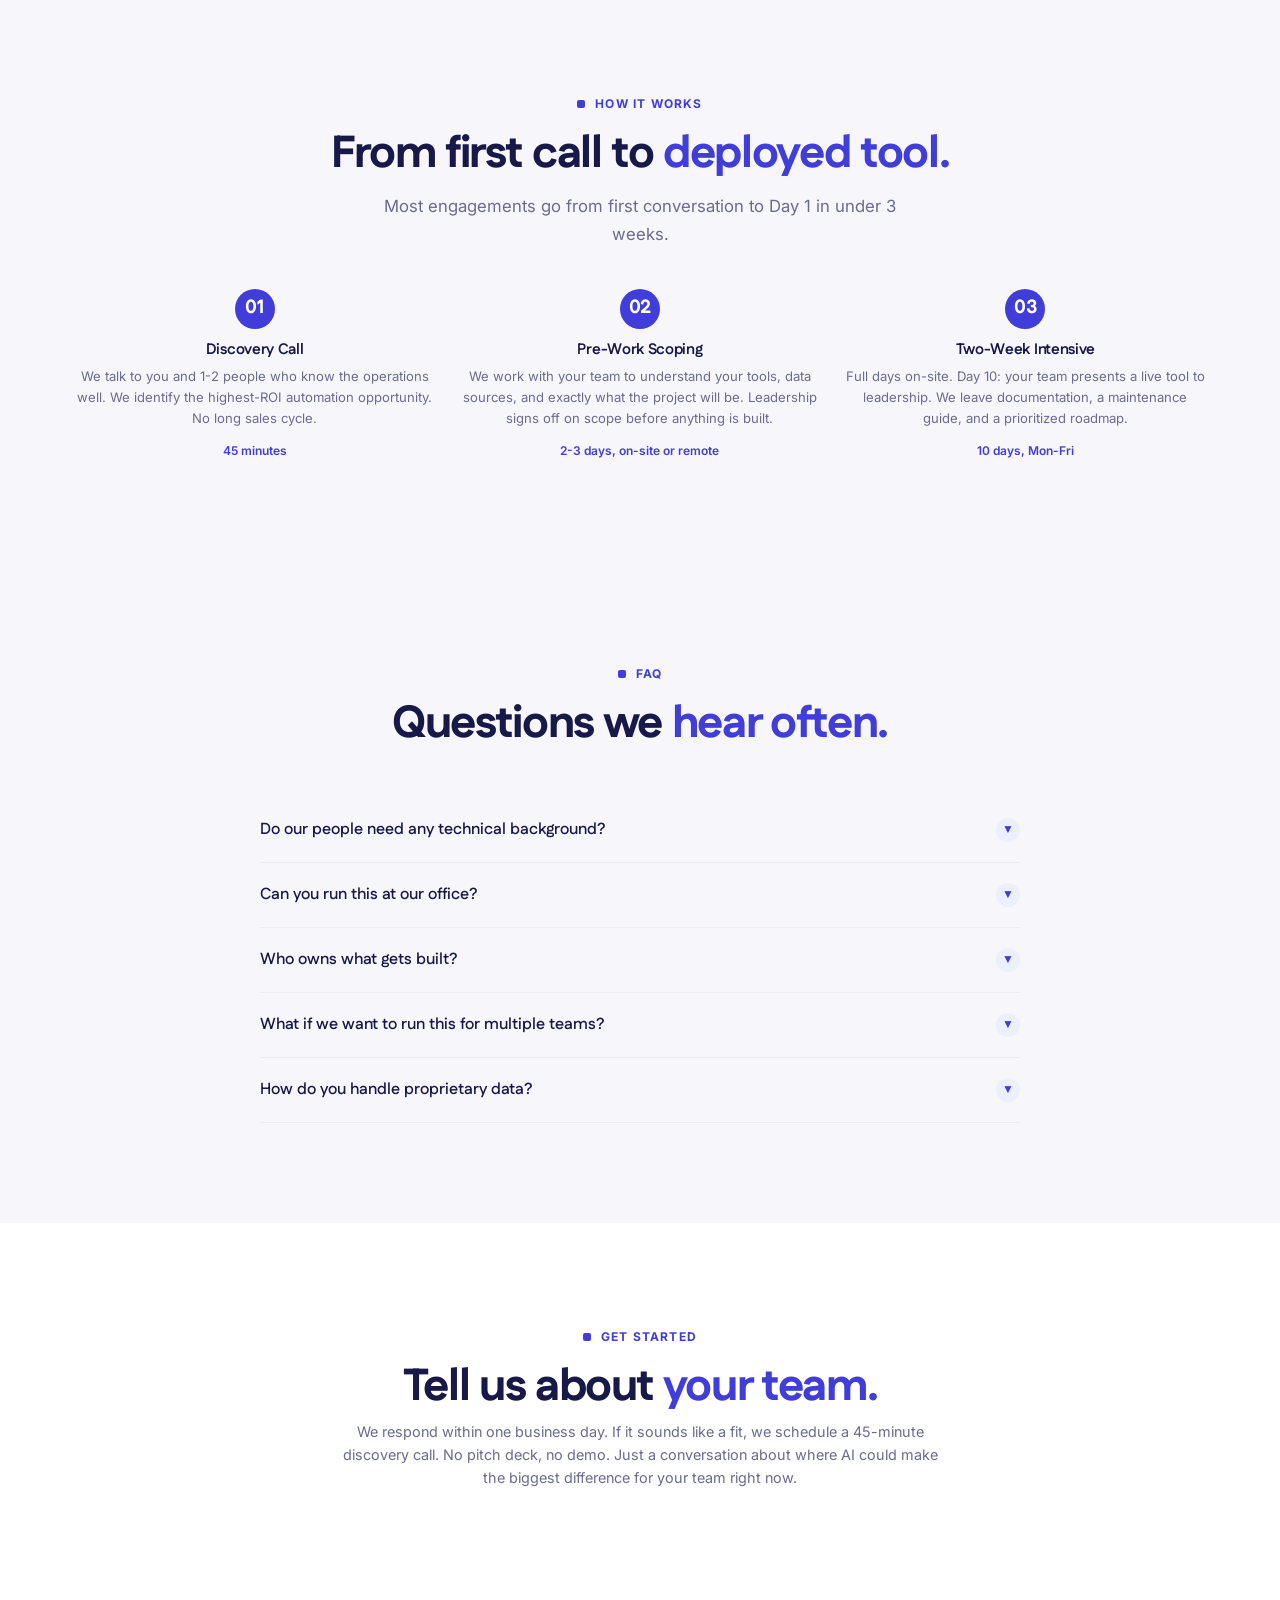
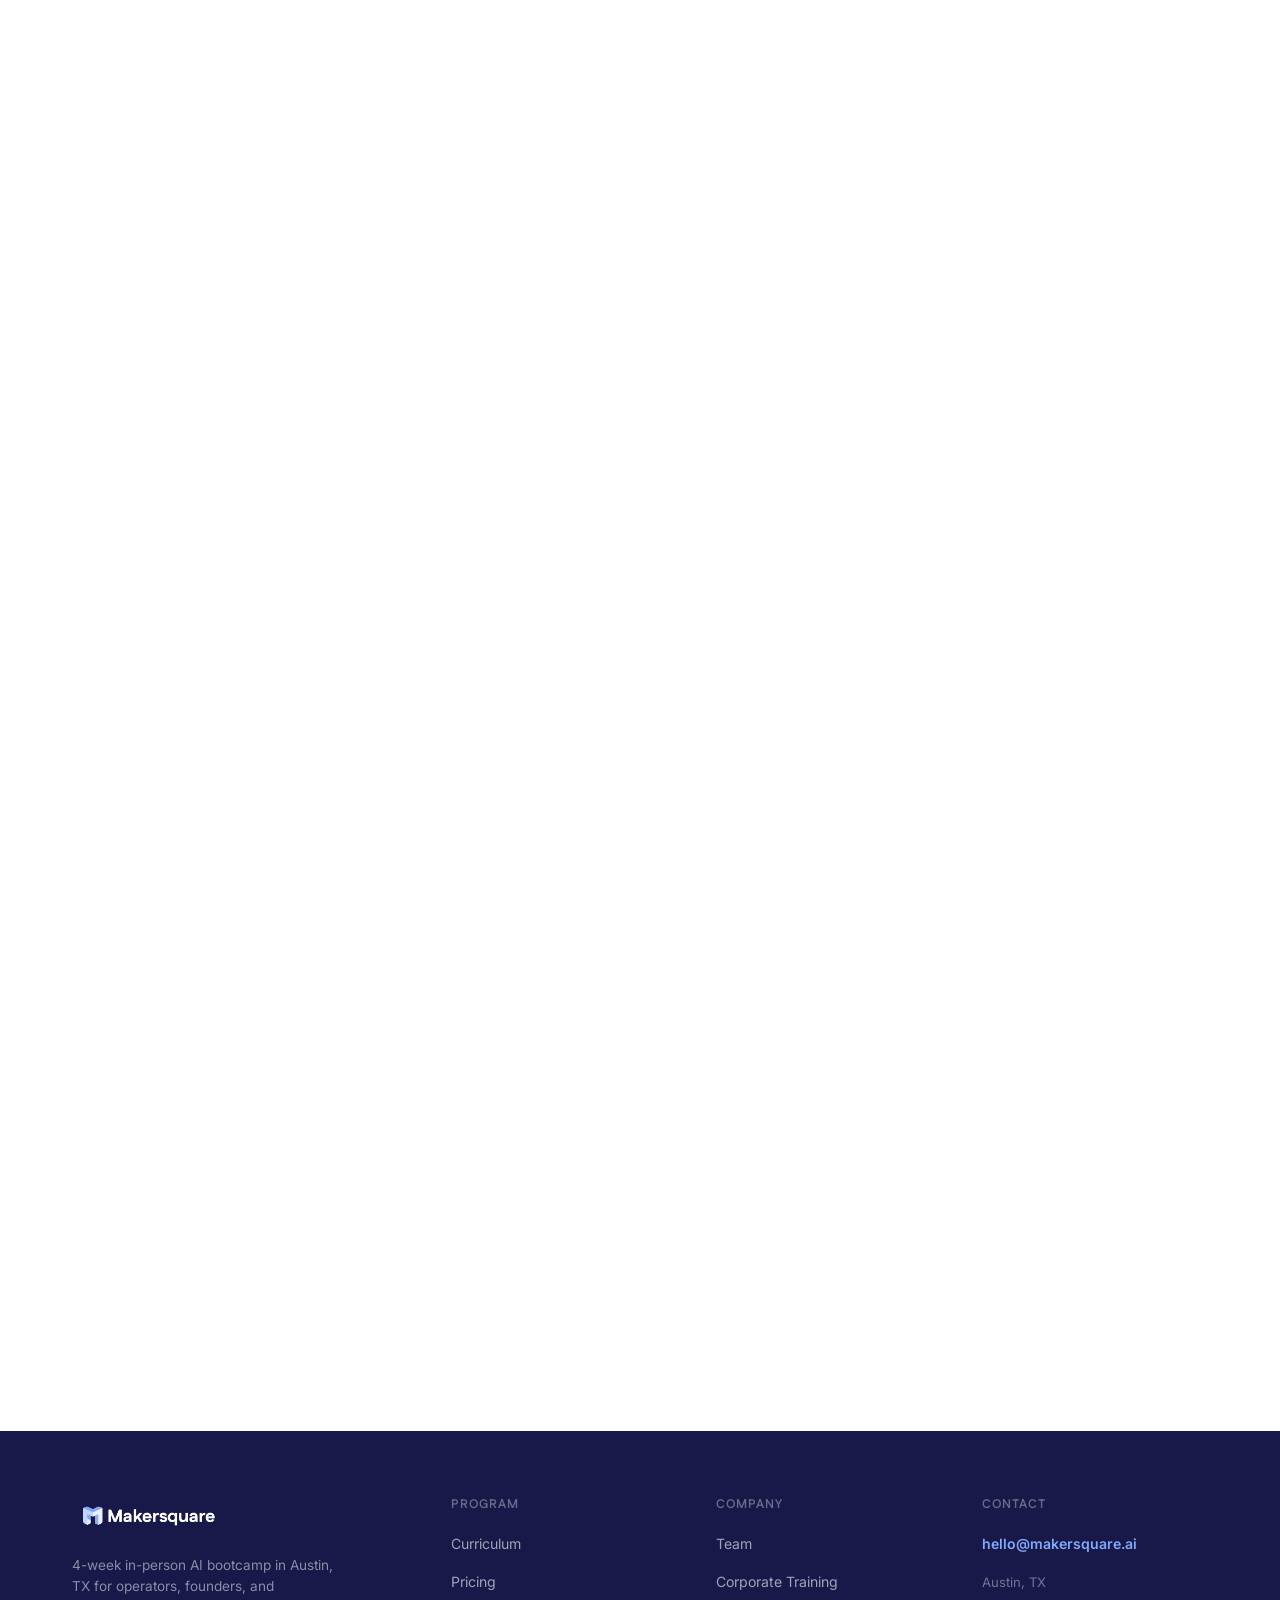
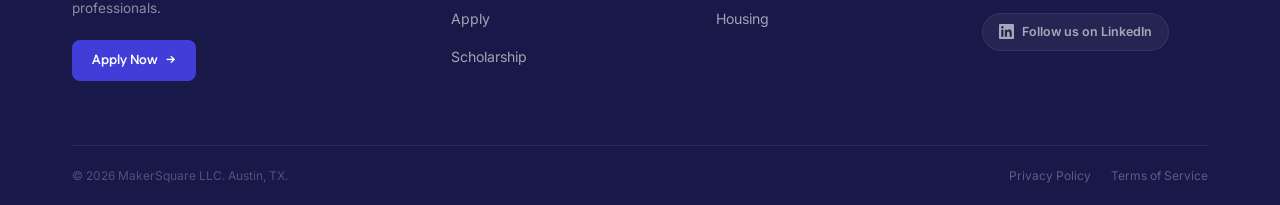
<file: corporate.html>
<!DOCTYPE html>
<html lang="en">
<head>
<meta charset="UTF-8">
<meta name="viewport" content="width=device-width, initial-scale=1.0">
<title>Corporate AI Training for Teams | MakerSquare Austin TX</title>
<meta name="description" content="Private AI training for teams. Your employees build a real AI tool for your business in 2 weeks. On site or in Austin. Custom curriculum. No technical background required.">
<meta name="robots" content="index, follow">
<link rel="icon" type="image/svg+xml" href="favicon.svg">
<link rel="canonical" href="https://www.makersquare.ai/corporate">
<meta property="og:type" content="website">
<meta property="og:url" content="https://www.makersquare.ai/corporate">
<meta property="og:title" content="Corporate AI Training | MakerSquare Austin">
<meta property="og:description" content="Private AI training for teams. Build a real AI tool for your business in 2 weeks. On site or in Austin.">
<meta property="og:image" content="https://www.makersquare.ai/og-image.jpg">
<meta name="twitter:card" content="summary_large_image">
<link rel="preconnect" href="https://fonts.googleapis.com">
<link rel="preconnect" href="https://fonts.gstatic.com" crossorigin>
<link href="https://fonts.googleapis.com/css2?family=Fustat:wght@400;500;600;700;800&family=Inter:wght@300;400;500;600;700;800&display=swap" rel="stylesheet">
<link rel="stylesheet" href="css/style.min.css">
<style>
/* ── Corporate-specific ── */
.corp-stats { display: grid; grid-template-columns: repeat(4,1fr); gap: var(--s4); margin-top: var(--s8); }
.corp-stat { background: var(--white); border: 1px solid rgba(24,24,73,0.06); border-radius: var(--r-lg); padding: var(--s5); text-align: center; transition: all 0.3s ease; }
.corp-stat:hover { transform: translateY(-2px); box-shadow: var(--shadow-sm); }
.corp-stat-num { font-family: var(--font-display); font-size: 1.5rem; font-weight: 800; color: var(--indigo); margin-bottom: 2px; }
.corp-stat-label { font-size: 0.75rem; color: var(--text-muted); }

.outcomes-grid { display: grid; grid-template-columns: repeat(3,1fr); gap: var(--s5); margin-top: var(--s8); }
.outcome-card { background: var(--white); border: 1px solid rgba(24,24,73,0.06); border-radius: var(--r-xl); padding: var(--s7); transition: all 0.3s ease; text-align: center; }
.outcome-card:hover { transform: translateY(-3px); box-shadow: var(--shadow-md); border-color: var(--ice); }
.outcome-icon { width: 52px; height: 52px; border-radius: var(--r-md); background: linear-gradient(135deg, var(--cloud) 0%, rgba(64,61,216,0.08) 100%); border: 1px solid var(--ice); display: flex; align-items: center; justify-content: center; color: var(--indigo); margin: 0 auto var(--s4); box-shadow: 0 2px 8px rgba(64,61,216,0.06), inset 0 1px 0 rgba(255,255,255,0.7); position: relative; }
.outcome-icon::after { content: ''; position: absolute; inset: 0; border-radius: var(--r-md); background: linear-gradient(180deg, rgba(255,255,255,0.35) 0%, transparent 50%); pointer-events: none; }
.outcome-card h3 { font-size: 1rem; margin-bottom: var(--s2); }
.outcome-card p { font-size: 0.82rem; color: var(--text-secondary); line-height: 1.6; }

.week-split { display: grid; grid-template-columns: 1fr 1fr; gap: var(--s5); margin-top: var(--s8); }
.week-block { border-radius: var(--r-xl); padding: var(--s8); }
.week-block--1 { background: var(--cloud); border: 1px solid var(--ice); }
.week-block--2 { background: var(--navy); color: var(--white); }
.week-block-label { font-size: 0.68rem; font-weight: 700; letter-spacing: 0.08em; text-transform: uppercase; margin-bottom: var(--s3); }
.week-block--1 .week-block-label { color: var(--indigo); }
.week-block--2 .week-block-label { color: var(--sky); }
.week-block h3 { font-family: var(--font-display); font-size: 1.3rem; font-weight: 800; margin-bottom: var(--s4); }
.week-block--2 h3 { color: var(--white); }
.week-block-list { list-style: none; display: flex; flex-direction: column; gap: var(--s3); }
.week-block-list li { display: flex; align-items: flex-start; gap: 8px; font-size: 0.88rem; line-height: 1.5; }
.week-block--1 .week-block-list li { color: var(--text-secondary); }
.week-block--2 .week-block-list li { color: rgba(255,255,255,0.75); }
.week-block-list li::before { content: '\2713'; font-weight: 700; font-size: 0.72rem; margin-top: 3px; flex-shrink: 0; }
.week-block--1 .week-block-list li::before { color: var(--indigo); }
.week-block--2 .week-block-list li::before { color: var(--sky); }

.example-grid { display: grid; grid-template-columns: repeat(2,1fr); gap: var(--s5); margin-top: var(--s8); }
.example-card { background: var(--white); border: 1px solid rgba(24,24,73,0.06); border-radius: var(--r-xl); padding: var(--s6); transition: all 0.3s ease; display: flex; gap: var(--s5); align-items: flex-start; }
.example-card:hover { transform: translateY(-2px); box-shadow: var(--shadow-md); border-color: var(--ice); }
.example-icon { width: 48px; height: 48px; min-width: 48px; border-radius: var(--r-md); background: linear-gradient(135deg, var(--cloud) 0%, rgba(64,61,216,0.08) 100%); border: 1px solid var(--ice); display: flex; align-items: center; justify-content: center; color: var(--indigo); flex-shrink: 0; box-shadow: 0 2px 6px rgba(64,61,216,0.06), inset 0 1px 0 rgba(255,255,255,0.7); position: relative; }
.example-icon::after { content: ''; position: absolute; inset: 0; border-radius: var(--r-md); background: linear-gradient(180deg, rgba(255,255,255,0.35) 0%, transparent 50%); pointer-events: none; }
.example-industry { font-size: 0.68rem; font-weight: 700; letter-spacing: 0.08em; text-transform: uppercase; color: var(--indigo); margin-bottom: var(--s1); }
.example-card h3 { font-size: 0.95rem; margin-bottom: var(--s2); }
.example-card p { font-size: 0.82rem; color: var(--text-secondary); line-height: 1.5; }
.example-result { font-size: 0.78rem; font-weight: 600; color: var(--green); margin-top: var(--s2); }

.process-steps { display: grid; grid-template-columns: repeat(3,1fr); gap: var(--s5); margin-top: var(--s8); }
.process-step { text-align: center; }
.process-step-num { font-family: var(--font-display); font-size: 1.2rem; font-weight: 800; color: var(--white); background: var(--indigo); width: 40px; height: 40px; border-radius: 50%; display: flex; align-items: center; justify-content: center; margin: 0 auto var(--s3); }
.process-step h3 { font-size: 0.95rem; margin-bottom: var(--s2); }
.process-step p { font-size: 0.82rem; color: var(--text-secondary); line-height: 1.6; }

.page-cta { background: var(--white); border: 1px solid rgba(24,24,73,0.06); border-radius: var(--r-xl); padding: var(--s10); text-align: center; margin-top: var(--s10); }
.page-cta h3 { font-family: var(--font-display); font-size: 1.5rem; font-weight: 800; color: var(--navy); margin-bottom: var(--s3); }
.page-cta p { font-size: 0.95rem; color: var(--text-secondary); margin-bottom: var(--s6); max-width: 480px; margin-left: auto; margin-right: auto; }

@media (max-width: 1024px) { .week-split, .example-grid { grid-template-columns: 1fr; } .outcomes-grid { grid-template-columns: 1fr; } }
@media (max-width: 768px) { .corp-stats { grid-template-columns: 1fr 1fr; } .process-steps { grid-template-columns: 1fr; } }
</style>
<script type="application/ld+json">
{
  "@context": "https://schema.org",
  "@type": "Service",
  "name": "MakerSquare Corporate AI Training",
  "description": "2-week AI intensive for teams of 8-20. Custom curriculum, dedicated instructor, real deployed tool by Day 10.",
  "provider": {"@type": "EducationalOrganization", "name": "MakerSquare", "url": "https://www.makersquare.ai/"},
  "url": "https://www.makersquare.ai/corporate",
  "areaServed": {"@type": "Country", "name": "US"},
  "serviceType": "Corporate AI Training"
}
</script>
<script type="application/ld+json">
{"@context":"https://schema.org","@type":"BreadcrumbList","itemListElement":[{"@type":"ListItem","position":1,"name":"Home","item":"https://www.makersquare.ai/"},{"@type":"ListItem","position":2,"name":"Corporate Training","item":"https://www.makersquare.ai/corporate"}]}
</script>
</head>
<body>

<!-- NAV -->
<nav class="nav">
  <div class="nav-inner">
    <a href="index.html" class="nav-logo"><img src="logo-light.png" alt="MakerSquare"></a>
    <ul class="nav-links">
      <li><a href="index.html">Home</a></li>
      <li><a href="curriculum.html">Curriculum</a></li>
      <li><a href="pricing.html">Pricing</a></li>
      <li><a href="housing.html">Housing</a></li>
      <li><a href="team.html">Team</a></li>
      <li><a href="corporate.html" class="active">Corporate</a></li>
      <li><a href="scholarship.html">Scholarship</a></li>
      <li><a href="apply.html" class="nav-apply">Apply</a></li>
    </ul>
    <a href="#contact" class="btn btn-primary btn-arrow">Get in Touch </a>
    <div class="nav-social"><a href="https://www.linkedin.com/company/makersquare-ai" target="_blank" rel="noopener" aria-label="LinkedIn"><svg xmlns="http://www.w3.org/2000/svg" viewBox="0 0 24 24"><path d="M20.447 20.452h-3.554v-5.569c0-1.328-.027-3.037-1.852-3.037-1.853 0-2.136 1.445-2.136 2.939v5.667H9.351V9h3.414v1.561h.046c.477-.9 1.637-1.85 3.37-1.85 3.601 0 4.267 2.37 4.267 5.455v6.286zM5.337 7.433a2.062 2.062 0 01-2.063-2.065 2.064 2.064 0 112.063 2.065zm1.782 13.019H3.555V9h3.564v11.452zM22.225 0H1.771C.792 0 0 .774 0 1.729v20.542C0 23.227.792 24 1.771 24h20.451C23.2 24 24 23.227 24 22.271V1.729C24 .774 23.2 0 22.222 0h.003z"/></svg>Follow us</a></div>
    <button class="nav-hamburger" aria-label="Toggle menu"><span></span><span></span><span></span></button>
  </div>
</nav>
<div class="mobile-menu">
  <ul class="mobile-menu-links">
    <li><a href="index.html">Home</a></li>
    <li><a href="curriculum.html">Curriculum</a></li>
    <li><a href="pricing.html">Pricing</a></li>
    <li><a href="housing.html">Housing</a></li>
    <li><a href="team.html">Team</a></li>
    <li><a href="corporate.html">Corporate</a></li>
    <li><a href="scholarship.html">Scholarship</a></li>
    <li><a href="apply.html">Apply</a></li>
  </ul>
  <a href="#contact" class="btn btn-primary btn-block btn-lg" style="margin-top:24px;">Get in Touch</a>
</div>

<nav class="breadcrumbs" aria-label="Breadcrumb">
  <ol>
    <li><a href="index.html">Home</a></li>
    <li class="sep">/</li>
    <li class="current">Corporate Training</li>
  </ol>
</nav>

<!-- HERO -->
<section class="section" style="padding-top:var(--s8);padding-bottom:var(--s9);">
  <div class="container">
    <div class="page-hero-grid">
      <div>
        <div class="section-label reveal">Corporate Training</div>
    <h1 class="reveal" style="font-size:clamp(2rem,4vw,3rem);">The best investment you can make<br><span class="text-gradient">is the people already in it.</span></h1>
    <p class="section-sub reveal" style="max-width:620px;">Your people know the business. A 2-week AI intensive gives them the tools to do twice as much.</p>
      </div>
      <div class="page-hero-visual reveal">
        <div style="background:var(--light-bg);border:1px solid rgba(24,24,73,0.06);border-radius:var(--r-xl);padding:var(--s6);position:relative;">
          <div style="display:flex;gap:8px;margin-bottom:10px;">
            <div style="flex:1;background:var(--white);border:1px solid rgba(24,24,73,0.06);border-radius:var(--r-sm);padding:10px;text-align:center;"><div style="font-family:var(--font-display);font-size:1.1rem;font-weight:800;color:var(--navy);">W1</div><div style="font-size:0.6rem;color:var(--text-muted);">Learn</div></div>
            <div style="flex:1;background:var(--navy);border-radius:var(--r-sm);padding:10px;text-align:center;"><div style="font-family:var(--font-display);font-size:1.1rem;font-weight:800;color:var(--white);">W2</div><div style="font-size:0.6rem;color:var(--sky);">Build</div></div>
          </div>
          <div style="display:flex;align-items:center;gap:6px;margin-bottom:8px;"><div style="width:20px;height:20px;border-radius:50%;background:var(--cloud);"></div><div style="width:20px;height:20px;border-radius:50%;background:var(--cloud);"></div><div style="width:20px;height:20px;border-radius:50%;background:var(--cloud);"></div><div style="width:20px;height:20px;border-radius:50%;background:var(--cloud);"></div><div style="font-size:0.6rem;color:var(--text-muted);margin-left:4px;">8-20 people</div></div>
          <div style="height:6px;background:linear-gradient(90deg,var(--indigo),var(--green));border-radius:3px;margin-top:12px;"></div>
          <div style="display:flex;justify-content:space-between;margin-top:4px;font-size:0.6rem;color:var(--text-muted);"><span>Day 1</span><span>Day 10 <svg width="20" height="20" viewBox="0 0 24 24" fill="none" stroke="currentColor" stroke-width="2" stroke-linecap="round"><circle cx="12" cy="8" r="7"/><path d="M8.21 13.89L7 23l5-3 5 3-1.21-9.12"/></svg></span></div>
          <div style="position:absolute;top:-10px;right:-10px;background:var(--white);border:1px solid rgba(24,24,73,0.06);border-radius:var(--r-sm);padding:5px 10px;box-shadow:var(--shadow-md);font-size:0.65rem;font-weight:700;color:var(--green);animation:float-1 4s ease-in-out infinite;">1 tool deployed</div>
        </div>
      </div>
    </div>

    <div class="corp-stats">
      <div class="corp-stat reveal reveal-d1"><div class="corp-stat-num">2 weeks</div><div class="corp-stat-label">Full-time intensive</div></div>
      <div class="corp-stat reveal reveal-d2"><div class="corp-stat-num">1 tool</div><div class="corp-stat-label">Built for your business</div></div>
      <div class="corp-stat reveal reveal-d3"><div class="corp-stat-num">8-20</div><div class="corp-stat-label">People per cohort</div></div>
      <div class="corp-stat reveal reveal-d4"><div class="corp-stat-num">Day 10</div><div class="corp-stat-label">Team presents to leadership</div></div>
    </div>
  </div>
</section>


<!-- WHY NOW -->
<section class="section section--alt">
  <div class="container">
    <div style="display:grid;grid-template-columns:1fr 1fr;gap:var(--s8);align-items:start;">
      <div>
        <div class="section-label reveal">Why companies do this now</div>
        <h2 class="reveal">Your people already know the business. <span class="text-accent">Use that.</span></h2>
        <p class="reveal" style="color:var(--text-secondary);line-height:1.75;margin-top:var(--s3);">Most companies solve output problems by adding headcount. The ones moving fastest right now invest in the people already there, giving them AI tools that multiply what they already know.</p>
        <p class="reveal" style="color:var(--text-secondary);line-height:1.75;margin-top:var(--s3);">Your team's domain expertise is the asset. AI removes the manual, repetitive work that consumes it. Two weeks is enough to see what that looks like inside your specific business.</p>
      </div>
      <div class="reveal">
        <div style="background:var(--white);border:1px solid rgba(24,24,73,0.06);border-radius:var(--r-xl);padding:var(--s7);display:flex;flex-direction:column;gap:var(--s5);">
          <div style="font-family:var(--font-display);font-size:0.85rem;font-weight:700;color:var(--navy);">What changes after two weeks</div>
          <div style="display:flex;gap:12px;align-items:flex-start;"><span style="font-size:1.1rem;flex-shrink:0;"><svg width="20" height="20" viewBox="0 0 24 24" fill="none" stroke="currentColor" stroke-width="2" stroke-linecap="round"><path d="M13 2L3 14h9l-1 8 10-12h-9l1-8z"/></svg></span><div><div style="font-weight:600;color:var(--navy);font-size:0.9rem;">Tasks that took hours take minutes</div><div style="font-size:0.82rem;color:var(--text-secondary);margin-top:2px;">Research, drafting, data summarization, reporting. Your team uses AI on their actual work, not hypothetical use cases.</div></div></div>
          <div style="display:flex;gap:12px;align-items:flex-start;"><span style="font-size:1.1rem;flex-shrink:0;"><svg width="20" height="20" viewBox="0 0 24 24" fill="none" stroke="currentColor" stroke-width="2" stroke-linecap="round"><path d="M13 2L3 14h9l-1 8 10-12h-9l1-8z"/></svg></span><div><div style="font-weight:600;color:var(--navy);font-size:0.9rem;">A live tool, built for your workflows</div><div style="font-size:0.82rem;color:var(--text-secondary);margin-top:2px;">Not a certificate. A working AI tool your team actually uses on Day 11, built against your real data and processes.</div></div></div>
          <div style="display:flex;gap:12px;align-items:flex-start;"><span style="font-size:1.1rem;flex-shrink:0;"><svg width="20" height="20" viewBox="0 0 24 24" fill="none" stroke="currentColor" stroke-width="2" stroke-linecap="round"><path d="M22 12h-4l-3 9L9 3l-3 9H2"/></svg></span><div><div style="font-weight:600;color:var(--navy);font-size:0.9rem;">Capability that compounds</div><div style="font-size:0.82rem;color:var(--text-secondary);margin-top:2px;">Once your team knows how to use AI on one workflow, they apply it to the next. The investment keeps paying without additional training.</div></div></div>
        </div>
      </div>
    </div>
  </div>
</section>


<!-- TWO WEEKS -->
<section class="section">
  <div class="container">
    <div style="text-align:center;">
      <div class="section-label reveal" style="justify-content:center;">The program</div>
      <h2 class="reveal">Two weeks. Full days. <span class="text-accent">No fluff.</span></h2>
      <p class="section-sub reveal" style="margin:var(--s3) auto 0;">Mon-Fri. On-site at your office or in Austin.</p>
    </div>

    <div class="week-split">
      <div class="week-block week-block--1 reveal reveal-d1">
        <div class="week-block-label">Week 1 &middot; Learn</div>
        <h3>How AI works. Applied to your work.</h3>
        <ul class="week-block-list">
          <li>How AI models work (the intuition, not the math)</li>
          <li>Prompt engineering for real business tasks</li>
          <li>AI applied to your team's actual daily work</li>
          <li>Identify automation opportunities across the org</li>
          <li>Scope the project your team will build in Week 2</li>
        </ul>
        <div style="margin-top:var(--s5);padding-top:var(--s4);border-top:1px solid var(--ice);font-size:0.82rem;color:var(--indigo);font-weight:600;">End of Week 1: Every participant has integrated AI into their actual job. Project scope approved by leadership.</div>
      </div>
      <div class="week-block week-block--2 reveal reveal-d2">
        <div class="week-block-label">Week 2 &middot; Build</div>
        <h3>Build it. Ship it. Present it.</h3>
        <ul class="week-block-list">
          <li>Full build sprint on the scoped project</li>
          <li>No-code and low-code AI tools</li>
          <li>Connect to your real data and systems</li>
          <li>Test, refine, document for maintenance</li>
          <li>Present the deployed tool to leadership</li>
        </ul>
        <div style="margin-top:var(--s5);padding-top:var(--s4);border-top:1px solid rgba(255,255,255,0.1);font-size:0.82rem;color:var(--sky);font-weight:600;">End of Week 2: A deployed, working AI tool. Presented live to leadership. Ready to use on Day 11.</div>
      </div>
    </div>
  </div>
</section>


<!-- CASE STUDIES -->
<section class="section section--alt">
  <div class="container">
    <div style="text-align:center;">
      <div class="section-label reveal" style="justify-content:center;">Examples</div>
      <h2 class="reveal">Built for your business. <span class="text-accent">Not a template.</span></h2>
      <p class="section-sub reveal" style="margin:var(--s3) auto 0;">Pre-work scoping with leadership. Your team builds during Week 2. Deployed on infrastructure you control.</p>
    </div>

    <div class="example-grid">
      <div class="example-card reveal reveal-d1">
        <div class="example-icon"><svg width="20" height="20" viewBox="0 0 24 24" fill="none" stroke="currentColor" stroke-width="2" stroke-linecap="round"><circle cx="11" cy="11" r="8"/><path d="M21 21l-4.35-4.35"/></svg></div>
        <div>
          <div class="example-industry">Law Firm</div>
          <h3>AI research assistant</h3>
          <p>Search case law, summarize findings, draft memos from precedent.</p>
          <div class="example-result">60% reduction in research time</div>
        </div>
      </div>
      <div class="example-card reveal reveal-d2">
        <div class="example-icon"><svg width="20" height="20" viewBox="0 0 24 24" fill="none" stroke="currentColor" stroke-width="2" stroke-linecap="round"><path d="M3 9l9-7 9 7v11a2 2 0 01-2 2H5a2 2 0 01-2-2z"/><path d="M9 22V12h6v10"/></svg></div>
        <div>
          <div class="example-industry">Real Estate Operations</div>
          <h3>Automated lease abstraction</h3>
          <p>Extract terms, flag anomalies, populate database automatically.</p>
          <div class="example-result">Eliminates 4 hrs manual review per property</div>
        </div>
      </div>
      <div class="example-card reveal reveal-d3">
        <div class="example-icon"><svg width="20" height="20" viewBox="0 0 24 24" fill="none" stroke="currentColor" stroke-width="2" stroke-linecap="round"><rect x="1" y="4" width="22" height="16" rx="2"/><path d="M1 10h22"/></svg></div>
        <div>
          <div class="example-industry">Financial Services</div>
          <h3>Client reporting assistant</h3>
          <p>Pull data, draft narratives, format branded PDFs automatically.</p>
          <div class="example-result">3 hours reduced to 20 minutes</div>
        </div>
      </div>
      <div class="example-card reveal reveal-d4">
        <div class="example-icon"><svg width="20" height="20" viewBox="0 0 24 24" fill="none" stroke="currentColor" stroke-width="2" stroke-linecap="round"><path d="M17 21v-2a4 4 0 00-4-4H5a4 4 0 00-4 4v2"/><circle cx="9" cy="7" r="4"/><path d="M23 21v-2a4 4 0 00-3-3.87"/><path d="M16 3.13a4 4 0 010 7.75"/></svg></div>
        <div>
          <div class="example-industry">Staffing Agency</div>
          <h3>Candidate screening tool</h3>
          <p>Read resumes, score fit, draft recruiter notes at scale.</p>
          <div class="example-result">1 recruiter does the work of 3</div>
        </div>
      </div>
    </div>
  </div>
</section>


<!-- WHAT THEY LEAVE WITH -->
<section class="section">
  <div class="container">
    <div style="text-align:center;">
      <div class="section-label reveal" style="justify-content:center;">Outcomes</div>
      <h2 class="reveal">Specific outcomes. <span class="text-accent">Not vague skills.</span></h2>
    </div>

    <div class="outcomes-grid">
      <div class="outcome-card reveal reveal-d1">
        <div class="outcome-icon"><svg width="20" height="20" viewBox="0 0 24 24" fill="none" stroke="currentColor" stroke-width="2" stroke-linecap="round"><path d="M14.7 6.3a1 1 0 000 1.4l1.6 1.6a1 1 0 001.4 0l3.77-3.77a6 6 0 01-7.94 7.94l-6.91 6.91a2.12 2.12 0 01-3-3l6.91-6.91a6 6 0 017.94-7.94l-3.76 3.76z"/></svg></div>
        <h3>One deployed AI tool</h3>
        <p>Built for your specific workflows and data. Yours to use, modify, and expand. Not a prototype. Something that runs in production on Day 11.</p>
      </div>
      <div class="outcome-card reveal reveal-d2">
        <div class="outcome-icon"><svg width="20" height="20" viewBox="0 0 24 24" fill="none" stroke="currentColor" stroke-width="2" stroke-linecap="round"><path d="M12 2a10 10 0 0110 10c0 5.52-4.48 10-10 10S2 17.52 2 12"/><path d="M12 2c3 3 4.5 6.5 4.5 10S15 19 12 22"/><path d="M2 12h10"/></svg></div>
        <h3>A team that knows how to use AI</h3>
        <p>Not just the one person who was already into it. Every participant leaves knowing how to apply AI to their job and what to automate next.</p>
      </div>
      <div class="outcome-card reveal reveal-d3">
        <div class="outcome-icon"><svg width="20" height="20" viewBox="0 0 24 24" fill="none" stroke="currentColor" stroke-width="2" stroke-linecap="round"><path d="M14 2H6a2 2 0 00-2 2v16a2 2 0 002 2h12a2 2 0 002-2V8z"/><path d="M14 2v6h6M16 13H8m8 4H8m2-8H8"/></svg></div>
        <h3>A roadmap of what to build next</h3>
        <p>Your team identifies 5-10 additional automation opportunities. You know exactly where to invest next, without needing external help.</p>
      </div>
    </div>
  </div>
</section>


<!-- PROCESS -->
<section class="section section--alt">
  <div class="container">
    <div style="text-align:center;">
      <div class="section-label reveal" style="justify-content:center;">How it works</div>
      <h2 class="reveal">From first call to <span class="text-accent">deployed tool.</span></h2>
      <p class="section-sub reveal" style="margin:var(--s3) auto 0;">Most engagements go from first conversation to Day 1 in under 3 weeks.</p>
    </div>

    <div class="process-steps">
      <div class="process-step reveal reveal-d1">
        <div class="process-step-num">01</div>
        <h3>Discovery Call</h3>
        <p>We talk to you and 1-2 people who know the operations well. We identify the highest-ROI automation opportunity. No long sales cycle.</p>
        <div style="margin-top:var(--s3);font-size:0.75rem;font-weight:600;color:var(--indigo);">45 minutes</div>
      </div>
      <div class="process-step reveal reveal-d2">
        <div class="process-step-num">02</div>
        <h3>Pre-Work Scoping</h3>
        <p>We work with your team to understand your tools, data sources, and exactly what the project will be. Leadership signs off on scope before anything is built.</p>
        <div style="margin-top:var(--s3);font-size:0.75rem;font-weight:600;color:var(--indigo);">2-3 days, on-site or remote</div>
      </div>
      <div class="process-step reveal reveal-d3">
        <div class="process-step-num">03</div>
        <h3>Two-Week Intensive</h3>
        <p>Full days on-site. Day 10: your team presents a live tool to leadership. We leave documentation, a maintenance guide, and a prioritized roadmap.</p>
        <div style="margin-top:var(--s3);font-size:0.75rem;font-weight:600;color:var(--indigo);">10 days, Mon-Fri</div>
      </div>
    </div>
  </div>
</section>


<!-- FAQ -->
<section class="section section--alt">
  <div class="container">
    <div style="text-align:center;">
      <div class="section-label reveal" style="justify-content:center;">FAQ</div>
      <h2 class="reveal">Questions we <span class="text-accent">hear often.</span></h2>
    </div>

    <div class="faq-list">
      <div class="faq-item reveal"><button class="faq-question">Do our people need any technical background?<span class="faq-chevron">&#9660;</span></button><div class="faq-answer"><div class="faq-answer-inner">No. The only requirement is that participants know your business well. We've run this with lawyers, account managers, operations coordinators, recruiters, and finance teams. People who use computers every day but have never written code. Domain knowledge is the asset. We provide the technical layer.</div></div></div>
      <div class="faq-item reveal"><button class="faq-question">Can you run this at our office?<span class="faq-chevron">&#9660;</span></button><div class="faq-answer"><div class="faq-answer-inner">Yes. On-site delivery is available for teams of 12 or more. It's often the right call because it's less disruptive to operations and keeps people in the context of your actual business. Travel and logistics are included in the engagement cost.</div></div></div>
      <div class="faq-item reveal"><button class="faq-question">Who owns what gets built?<span class="faq-chevron">&#9660;</span></button><div class="faq-answer"><div class="faq-answer-inner">You do. 100%. Everything built during the program belongs to your company: the tool, the code, the documentation. We retain no rights. The only thing we ask is permission to describe the engagement category anonymously when talking to prospective clients.</div></div></div>
      <div class="faq-item reveal"><button class="faq-question">What if we want to run this for multiple teams?<span class="faq-chevron">&#9660;</span></button><div class="faq-answer"><div class="faq-answer-inner">We run sequential cohorts. One team goes through the intensive, then the next. Each cohort gets its own scoping and builds its own project. For 50+ people, we design a multi-cohort plan and pricing in the initial conversation.</div></div></div>
      <div class="faq-item reveal"><button class="faq-question">How do you handle proprietary data?<span class="faq-chevron">&#9660;</span></button><div class="faq-answer"><div class="faq-answer-inner">We work within your security requirements. We can operate entirely on your infrastructure, use only AI tools with no data retention policies, or follow whatever data handling requirements your legal and IT teams specify. We address this explicitly during scoping before any agreement is signed.</div></div></div>
    </div>
  </div>
</section>


<!-- CONTACT -->
<section class="section" id="contact">
  <div class="container">
    <div style="max-width:600px;margin:0 auto;text-align:center;">
      <div class="section-label reveal" style="justify-content:center;">Get started</div>
      <h2 class="reveal">Tell us about <span class="text-accent">your team.</span></h2>
      <p class="reveal" style="font-size:0.9rem;color:var(--text-secondary);margin-top:var(--s2);margin-bottom:var(--s6);">We respond within one business day. If it sounds like a fit, we schedule a 45-minute discovery call. No pitch deck, no demo. Just a conversation about where AI could make the biggest difference for your team right now.</p>

      <!-- FORM PLACEHOLDER -->
      <div id="zf_div_kYTFNWAyd-_QE2cD3XdNwC1mJe5sVVaavC45od_tmt0"></div>
      <script type="text/javascript">
      (function() {
          try{
              var f = document.createElement("iframe");
              var ifrmSrc = 'https://forms.zohopublic.com/makersquare/form/CorporateForm1/formperma/kYTFNWAyd-_QE2cD3XdNwC1mJe5sVVaavC45od_tmt0?zf_rszfm=1';
              try{
                  if ( typeof ZFAdvLead != "undefined" && typeof zfutm_zfAdvLead != "undefined" ) { for( var prmIdx = 0 ; prmIdx < ZFAdvLead.utmPNameArr.length ; prmIdx ++ ) { var utmPm = ZFAdvLead.utmPNameArr[ prmIdx ]; utmPm = ( ZFAdvLead.isSameDomian && ( ZFAdvLead.utmcustPNameArr.indexOf(utmPm) == -1 ) ) ? "zf_" + utmPm : utmPm; var utmVal = zfutm_zfAdvLead.zfautm_gC_enc( ZFAdvLead.utmPNameArr[ prmIdx ] ); if ( typeof utmVal !== "undefined" ) { if ( utmVal != "" ) { if(ifrmSrc.indexOf('?') > 0){ ifrmSrc = ifrmSrc+'&'+utmPm+'='+utmVal; }else{ ifrmSrc = ifrmSrc+'?'+utmPm+'='+utmVal; } } } } }
                  if ( typeof ZFLead !== "undefined" && typeof zfutm_zfLead !== "undefined" ) { for( var prmIdx = 0 ; prmIdx < ZFLead.utmPNameArr.length ; prmIdx ++ ) { var utmPm = ZFLead.utmPNameArr[ prmIdx ]; var utmVal = zfutm_zfLead.zfutm_gC_enc( ZFLead.utmPNameArr[ prmIdx ] ); if ( typeof utmVal !== "undefined" ) { if ( utmVal != "" ){ if(ifrmSrc.indexOf('?') > 0){ ifrmSrc = ifrmSrc+'&'+utmPm+'='+utmVal; }else{ ifrmSrc = ifrmSrc+'?'+utmPm+'='+utmVal; } } } } }
              }catch(e){}
              f.src = ifrmSrc; f.style.border="none"; f.style.height="1410px"; f.style.width="100%"; f.style.maxWidth="560px"; f.style.transition="all 0.5s ease"; f.setAttribute("aria-label", "Corporate Form");
              var d = document.getElementById("zf_div_kYTFNWAyd-_QE2cD3XdNwC1mJe5sVVaavC45od_tmt0"); d.appendChild(f);
              window.addEventListener('message', function (){ var evntData = event.data; if( evntData && evntData.constructor == String ){ var zf_ifrm_data = evntData.split("|"); if ( zf_ifrm_data.length == 2 || zf_ifrm_data.length == 3 ) { var zf_perma = zf_ifrm_data[0]; var zf_ifrm_ht_nw = ( parseInt(zf_ifrm_data[1], 10) + 15 ) + "px"; var iframe = document.getElementById("zf_div_kYTFNWAyd-_QE2cD3XdNwC1mJe5sVVaavC45od_tmt0").getElementsByTagName("iframe")[0]; if ( (iframe.src).indexOf('formperma') > 0 && (iframe.src).indexOf(zf_perma) > 0 ) { var prevIframeHeight = iframe.style.height; if ( prevIframeHeight != zf_ifrm_ht_nw ) { iframe.style.height = zf_ifrm_ht_nw; } } } } }, false);
          }catch(e){}
      })();
      </script>
  </div>
</section>


<!-- FOOTER -->
<footer class="footer">
  <div class="container">
    <div class="footer-grid">
      <div class="footer-brand">
        <a href="index.html" class="footer-logo"><img src="logo-dark.png" alt="MakerSquare"></a>
        <p>4-week in-person AI bootcamp in Austin, TX for operators, founders, and professionals.</p>
        <a href="apply.html" class="btn btn-primary btn-arrow" style="font-size:0.82rem;padding:10px 20px;">Apply Now </a>
      </div>
      <div>
        <div class="footer-col-title">Program</div>
        <ul class="footer-col-links">
          <li><a href="curriculum.html">Curriculum</a></li>
          <li><a href="pricing.html">Pricing</a></li>
          <li><a href="apply.html">Apply</a></li>
          <li><a href="scholarship.html">Scholarship</a></li>
        </ul>
      </div>
      <div>
        <div class="footer-col-title">Company</div>
        <ul class="footer-col-links">
          <li><a href="team.html">Team</a></li>
          <li><a href="corporate.html">Corporate Training</a></li>
          <li><a href="housing.html">Housing</a></li>
        </ul>
      </div>
      <div>
        <div class="footer-col-title">Contact</div>
        <a href="mailto:hello@makersquare.ai" class="footer-contact-email">hello@makersquare.ai</a>
        <p style="font-size:0.82rem;color:rgba(255,255,255,0.4);">Austin, TX</p>
        <div class="footer-social"><a href="https://www.linkedin.com/company/makersquare-ai" target="_blank" rel="noopener" aria-label="LinkedIn"><svg xmlns="http://www.w3.org/2000/svg" viewBox="0 0 24 24"><path d="M20.447 20.452h-3.554v-5.569c0-1.328-.027-3.037-1.852-3.037-1.853 0-2.136 1.445-2.136 2.939v5.667H9.351V9h3.414v1.561h.046c.477-.9 1.637-1.85 3.37-1.85 3.601 0 4.267 2.37 4.267 5.455v6.286zM5.337 7.433a2.062 2.062 0 01-2.063-2.065 2.064 2.064 0 112.063 2.065zm1.782 13.019H3.555V9h3.564v11.452zM22.225 0H1.771C.792 0 0 .774 0 1.729v20.542C0 23.227.792 24 1.771 24h20.451C23.2 24 24 23.227 24 22.271V1.729C24 .774 23.2 0 22.222 0h.003z"/></svg>Follow us on LinkedIn</a></div>
      </div>
    </div>
    <div class="footer-bottom">
      <div class="footer-copy">&copy; 2026 MakerSquare LLC. Austin, TX.</div>
      <div class="footer-bottom-links">
        <a href="privacy.html">Privacy Policy</a>
        <a href="terms.html">Terms of Service</a>
      </div>
    </div>
  </div>
</footer>

<script src="js/main.min.js"></script>
<script type="text/javascript" src="https://forms.zoho.com/js/zf_gclid.js"> </script>
<script>window.$zoho=window.$zoho || {};$zoho.salesiq=$zoho.salesiq||{ready:function(){}}</script><script id="zsiqscript" src="https://salesiq.zohopublic.com/widget?wc=siq885ea214ffc25f4f452068cc9bc1cec4353b0ff61817b77233444928d383fe96" defer></script>
</body>
</html>
</file>
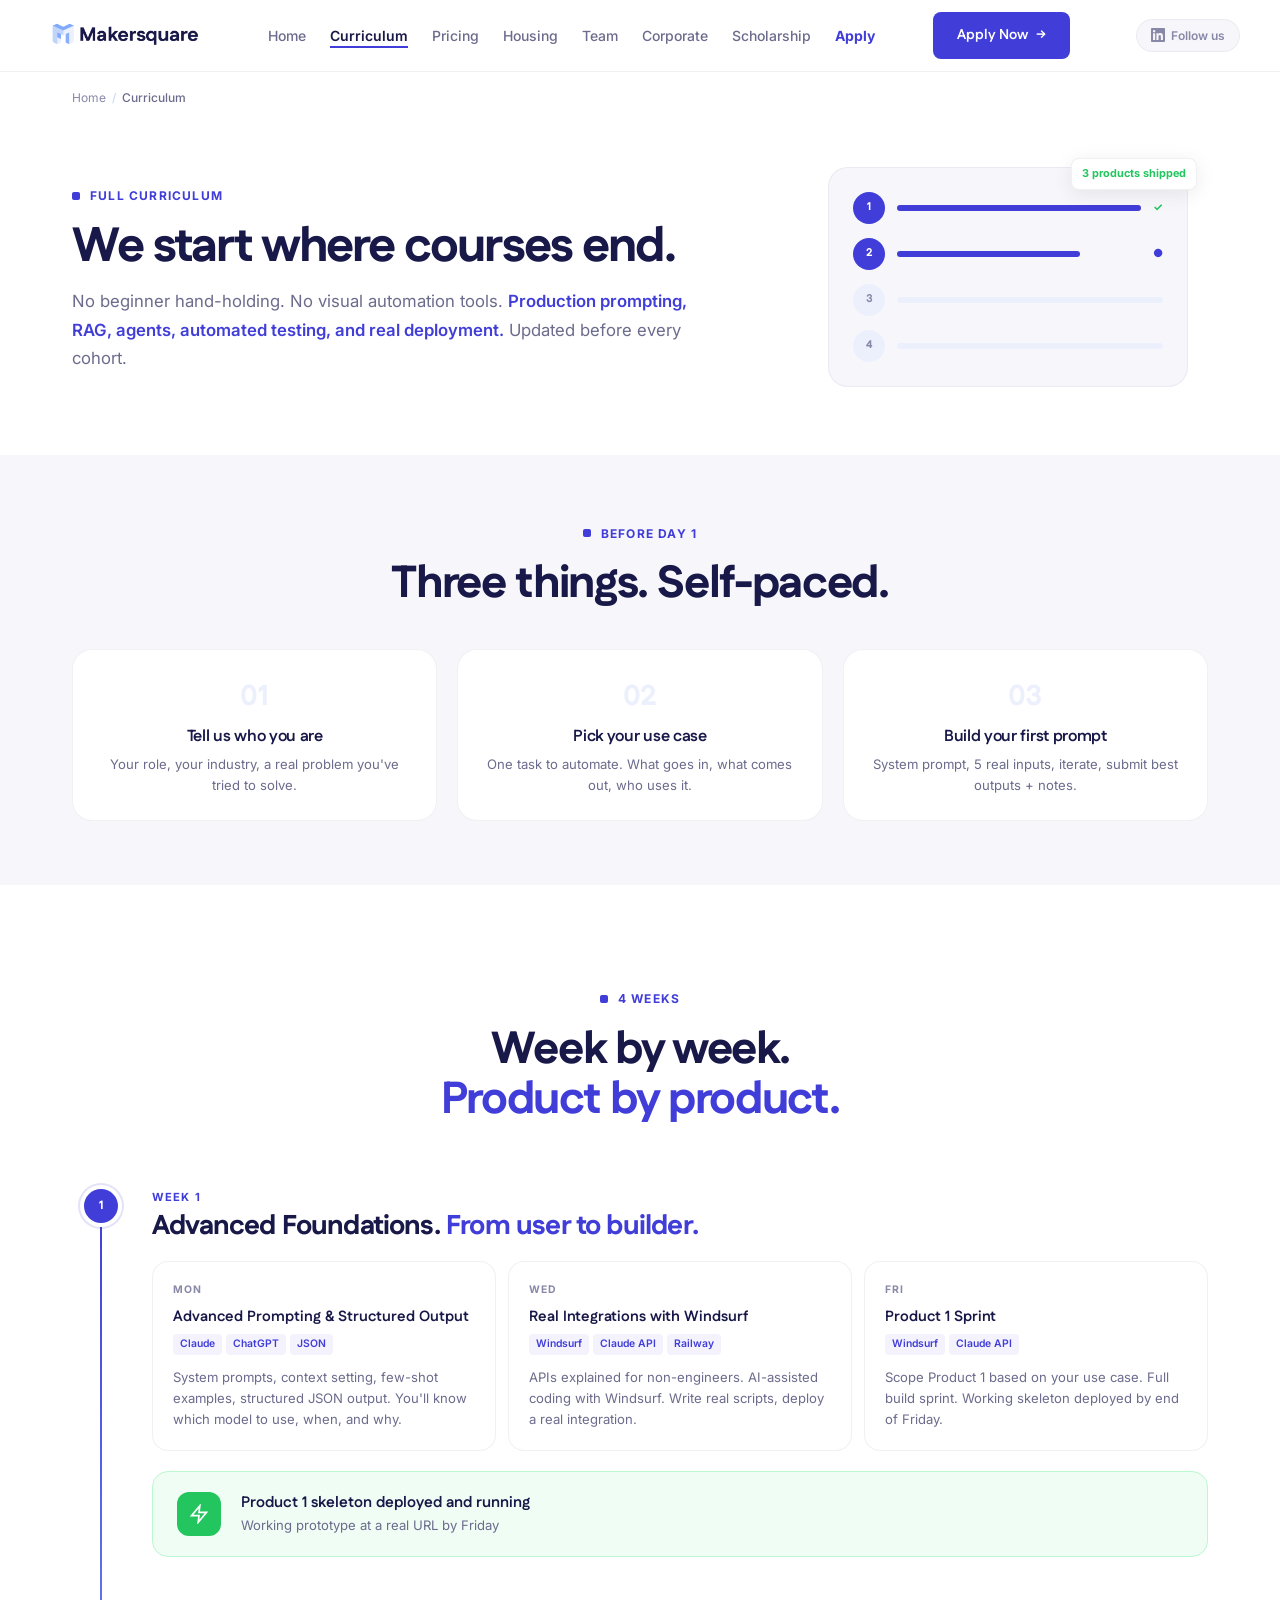
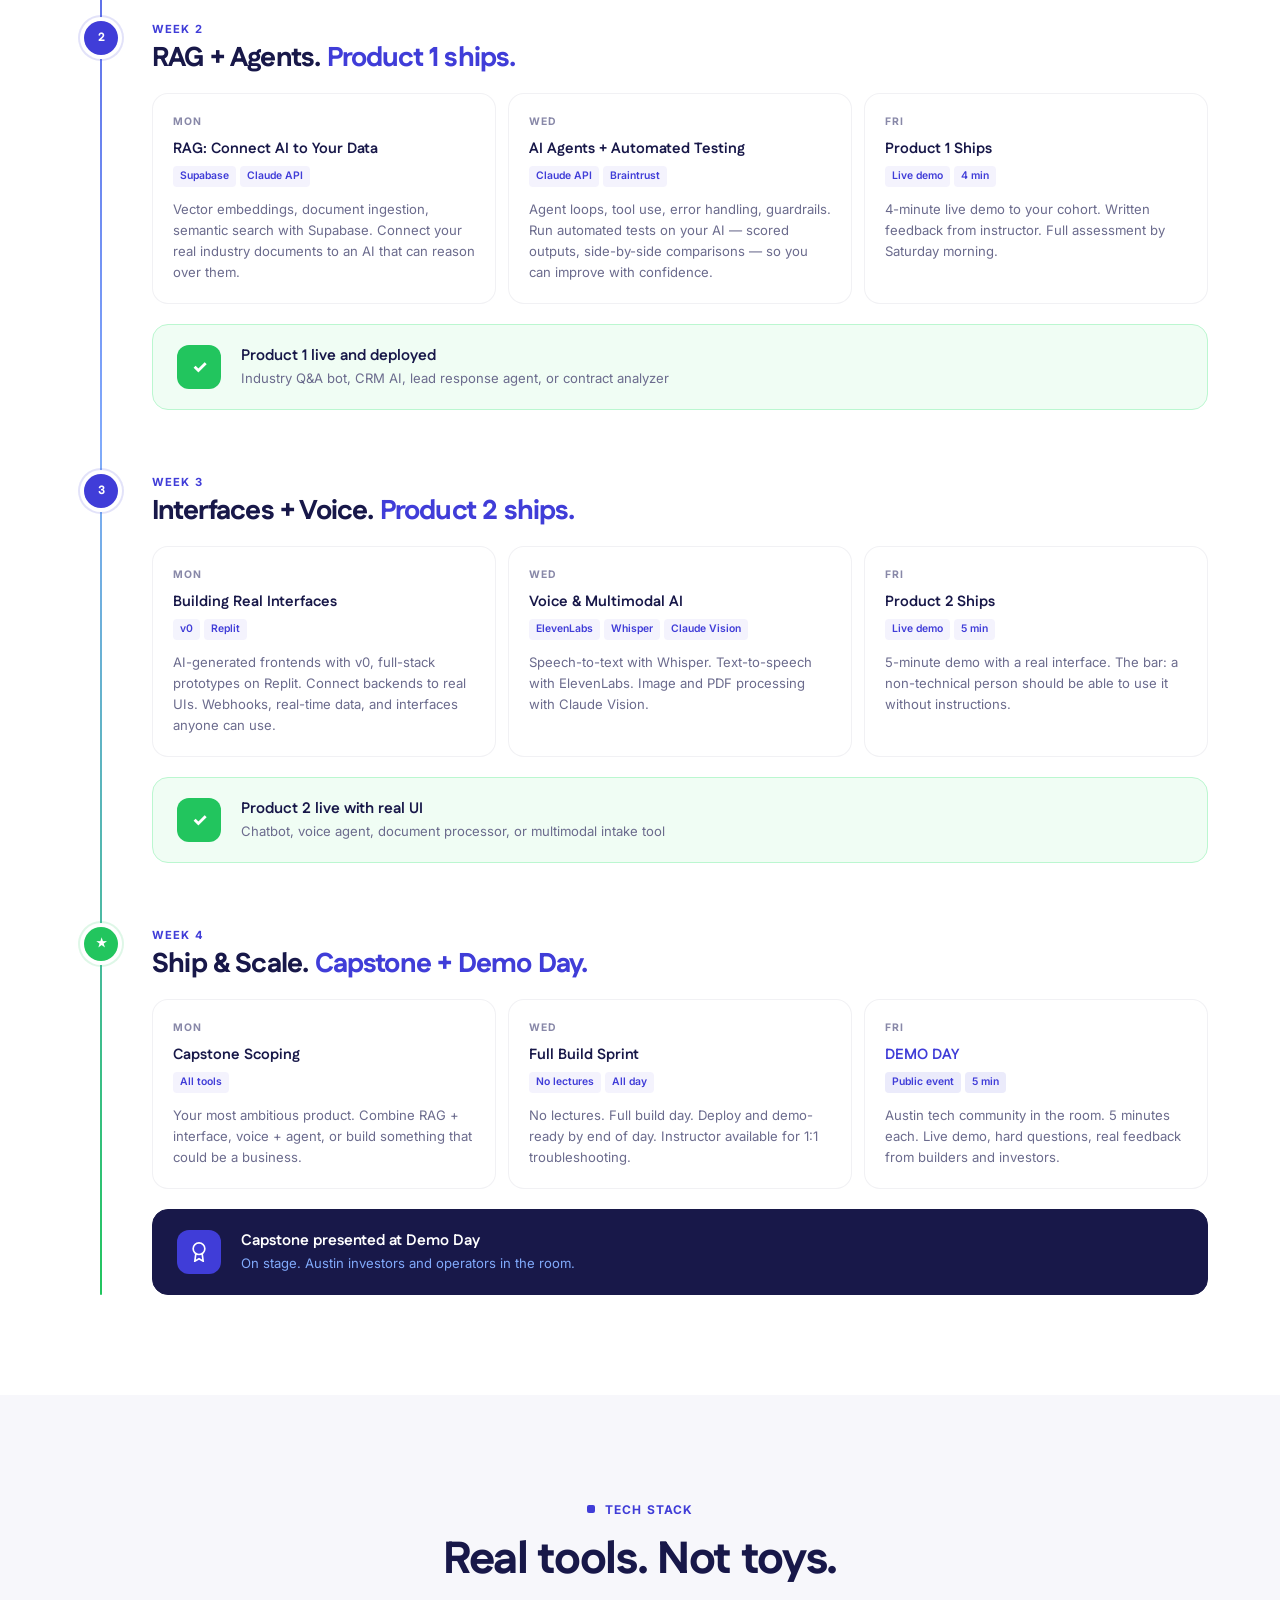
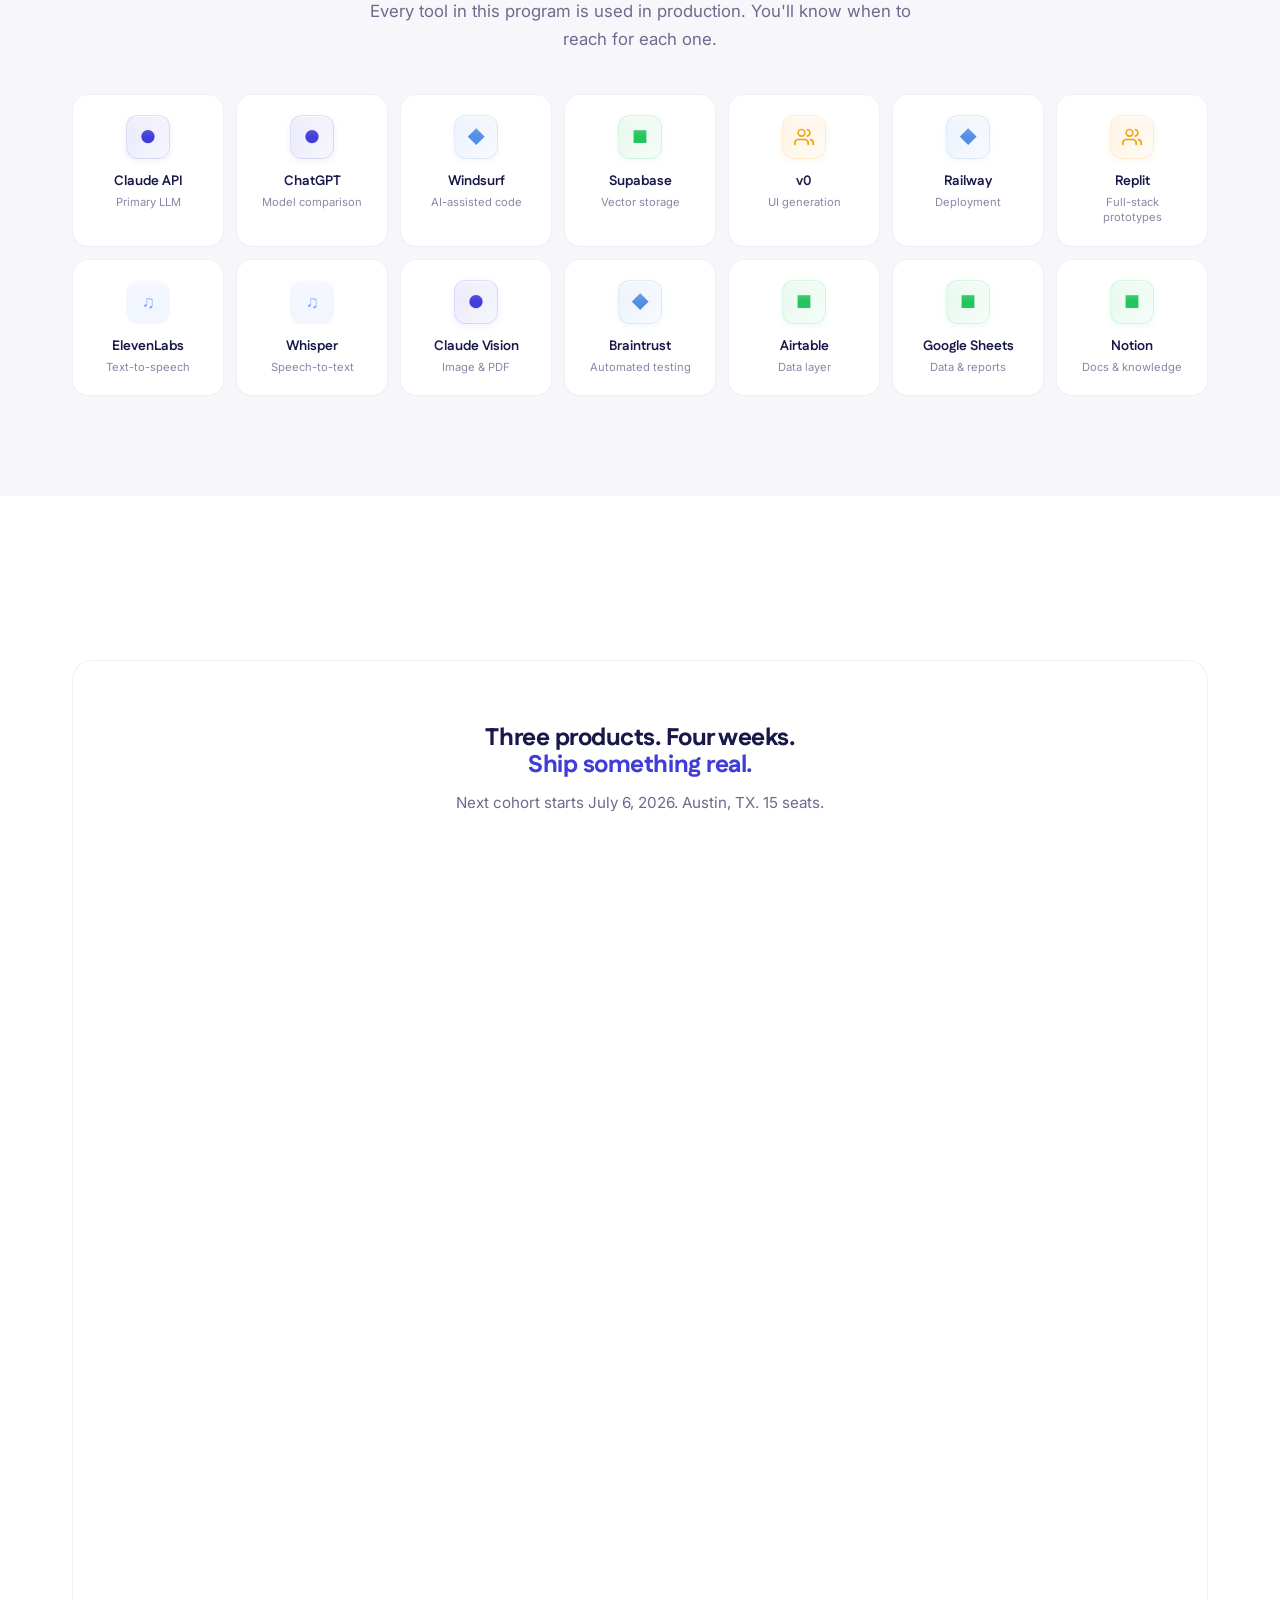
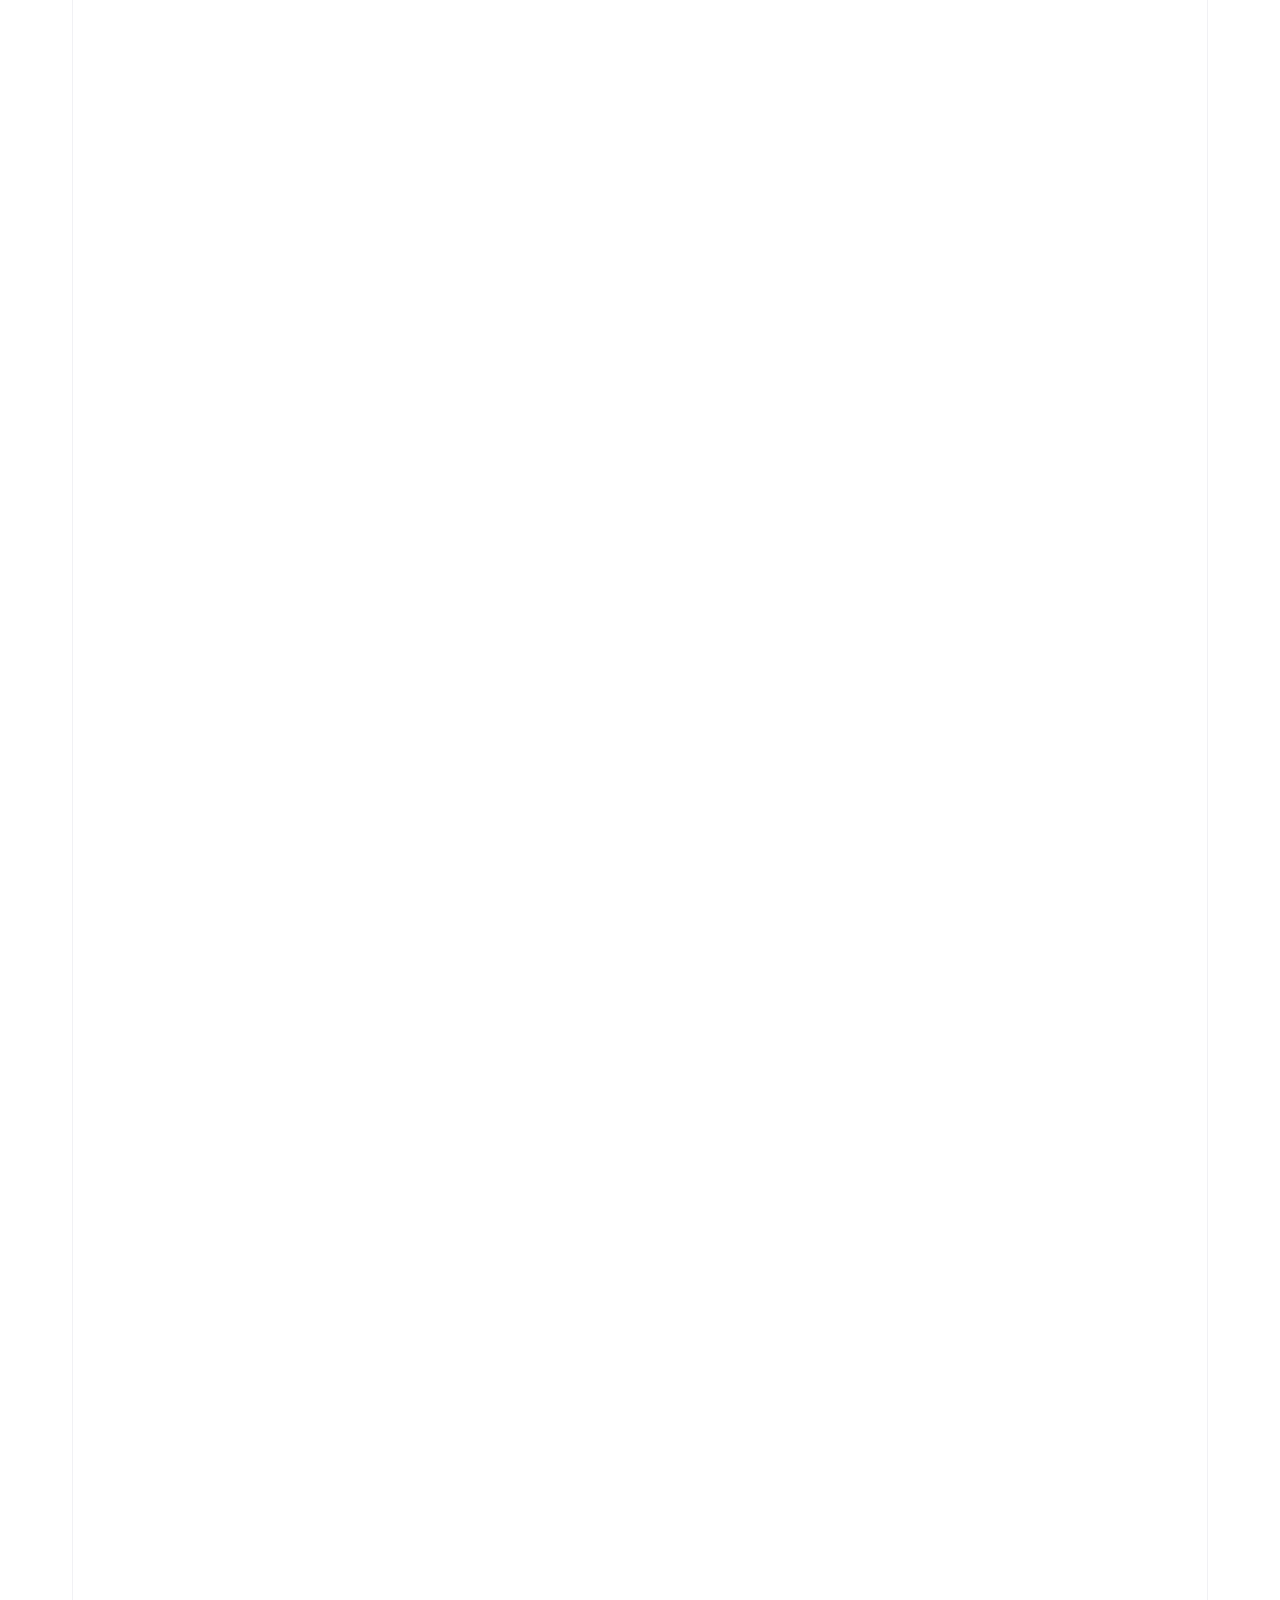
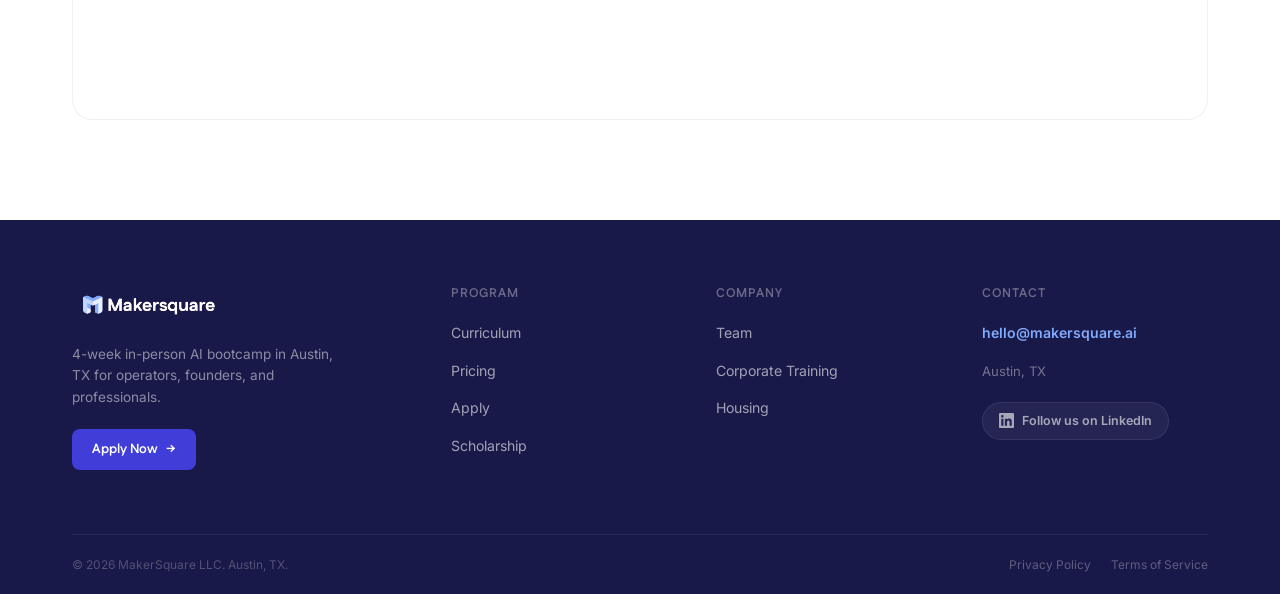
<file: curriculum.html>
<!DOCTYPE html>
<html lang="en">
<head>
<meta charset="UTF-8">
<meta name="viewport" content="width=device-width, initial-scale=1.0">
<title>AI Bootcamp Curriculum | Learn AI in Austin TX | MakerSquare</title>
<meta name="description" content="Hands on AI curriculum covering prompt engineering, RAG systems, AI agents, voice AI, and deployment. Build and ship real AI products in 4 weeks. Designed for non technical professionals.">
<meta name="robots" content="index, follow">
<link rel="icon" type="image/svg+xml" href="favicon.svg">
<link rel="canonical" href="https://www.makersquare.ai/curriculum">
<meta property="og:type" content="website">
<meta property="og:url" content="https://www.makersquare.ai/curriculum">
<meta property="og:title" content="AI Bootcamp Curriculum | MakerSquare Austin">
<meta property="og:description" content="Hands on AI curriculum. Prompt engineering, RAG, AI agents, and real deployment. Ship 3 products in 4 weeks.">
<meta property="og:image" content="https://www.makersquare.ai/og-image.jpg">
<meta name="twitter:card" content="summary_large_image">
<link rel="preconnect" href="https://fonts.googleapis.com">
<link rel="preconnect" href="https://fonts.gstatic.com" crossorigin>
<link href="https://fonts.googleapis.com/css2?family=Fustat:wght@400;500;600;700;800&family=Inter:wght@300;400;500;600;700;800&display=swap" rel="stylesheet">
<link rel="stylesheet" href="css/style.min.css">
<style>
/* ── Curriculum-specific ── */

/* Timeline */
.timeline { position: relative; margin-top: var(--s10); }
.timeline::before { content: ''; position: absolute; left: 28px; top: 0; bottom: 0; width: 2px; background: linear-gradient(to bottom, var(--indigo), var(--sky), var(--green)); border-radius: 2px; }

.tl-week { position: relative; padding-left: 80px; margin-bottom: var(--s10); }
.tl-week:last-child { margin-bottom: 0; }

.tl-marker { position: absolute; left: 12px; top: 0; width: 34px; height: 34px; border-radius: 50%; background: var(--indigo); display: flex; align-items: center; justify-content: center; font-family: var(--font-display); font-size: 0.75rem; font-weight: 800; color: var(--white); z-index: 2; box-shadow: 0 0 0 4px var(--white), 0 0 0 6px rgba(64,61,216,0.15); }
.tl-week:last-child .tl-marker { background: var(--green); box-shadow: 0 0 0 4px var(--white), 0 0 0 6px rgba(34,197,94,0.15); }

.tl-header { margin-bottom: var(--s5); }
.tl-week-label { font-size: 0.7rem; font-weight: 700; letter-spacing: 0.1em; text-transform: uppercase; color: var(--indigo); margin-bottom: var(--s1); }
.tl-header h3 { font-family: var(--font-display); font-size: clamp(1.3rem, 2.5vw, 1.7rem); font-weight: 800; color: var(--navy); letter-spacing: -0.03em; }

/* Day pills — compact, expandable */
.tl-days { display: flex; gap: var(--s3); margin-bottom: var(--s5); flex-wrap: wrap; }
.tl-day { background: var(--white); border: 1px solid rgba(24,24,73,0.06); border-radius: var(--r-lg); padding: var(--s5); flex: 1; min-width: 200px; transition: all 0.3s ease; cursor: default; }
.tl-day:hover { border-color: var(--ice); box-shadow: var(--shadow-md); transform: translateY(-2px); }
.tl-day-label { font-size: 0.65rem; font-weight: 700; letter-spacing: 0.1em; text-transform: uppercase; color: var(--text-muted); margin-bottom: var(--s2); }
.tl-day-title { font-family: var(--font-display); font-size: 0.92rem; font-weight: 700; color: var(--navy); margin-bottom: var(--s2); line-height: 1.3; }
.tl-day-tools { display: flex; flex-wrap: wrap; gap: 4px; }
.tl-day-tool { font-size: 0.65rem; font-weight: 600; color: var(--indigo); background: rgba(64,61,216,0.06); border-radius: 4px; padding: 2px 7px; }
.tl-day-desc { font-size: 0.82rem; color: var(--text-secondary); line-height: 1.6; margin-top: var(--s3); }

/* Deliverable callout — the focal point */
.tl-deliverable { display: flex; align-items: center; gap: var(--s5); background: var(--green-bg); border: 1px solid var(--green-border); border-radius: var(--r-lg); padding: var(--s5) var(--s6); }
.tl-del-icon { width: 44px; height: 44px; min-width: 44px; border-radius: var(--r-md); background: var(--green); display: flex; align-items: center; justify-content: center; font-size: 1.1rem; color: var(--white); font-weight: 800; }
.tl-del-text { font-family: var(--font-display); font-size: 0.95rem; font-weight: 700; color: var(--navy); line-height: 1.4; }
.tl-del-sub { font-size: 0.82rem; color: var(--text-secondary); font-weight: 400; margin-top: 2px; }

/* Demo Day special deliverable */
.tl-deliverable--demo { background: var(--navy); border-color: var(--navy); }
.tl-deliverable--demo .tl-del-icon { background: var(--indigo); }
.tl-deliverable--demo .tl-del-text { color: var(--white); }
.tl-deliverable--demo .tl-del-sub { color: var(--sky); }

/* Pre-work */
.prework-grid { display: grid; grid-template-columns: repeat(3,1fr); gap: var(--s5); margin-top: var(--s8); }
.prework-card { background: var(--white); border: 1px solid rgba(24,24,73,0.06); border-radius: var(--r-xl); padding: var(--s6); text-align: center; transition: all 0.3s ease; }
.prework-card:hover { transform: translateY(-3px); box-shadow: var(--shadow-md); border-color: var(--ice); }
.prework-num { font-family: var(--font-display); font-size: 1.8rem; font-weight: 800; color: var(--cloud); margin-bottom: var(--s2); }
.prework-card h3 { font-size: 1rem; margin-bottom: var(--s2); }
.prework-card p { font-size: 0.82rem; color: var(--text-secondary); line-height: 1.6; }

/* Tools grid — interactive */
.tools-grid { display: grid; grid-template-columns: repeat(auto-fill, minmax(140px, 1fr)); gap: var(--s3); margin-top: var(--s8); }
.tool-card { background: var(--white); border: 1px solid rgba(24,24,73,0.06); border-radius: var(--r-lg); padding: var(--s5); text-align: center; transition: all 0.3s cubic-bezier(0.16,1,0.3,1); cursor: default; position: relative; overflow: hidden; }
.tool-card::before { content: ''; position: absolute; inset: 0; background: radial-gradient(circle at 50% 0%, rgba(64,61,216,0.06) 0%, transparent 70%); opacity: 0; transition: opacity 0.3s; }
.tool-card:hover { transform: translateY(-4px) scale(1.02); box-shadow: var(--shadow-md); border-color: var(--indigo); }
.tool-card:hover::before { opacity: 1; }
.tool-icon { width: 44px; height: 44px; border-radius: var(--r-md); margin: 0 auto var(--s3); display: flex; align-items: center; justify-content: center; font-size: 1.1rem; position: relative; box-shadow: inset 0 1px 0 rgba(255,255,255,0.6); }
.tool-icon::after { content: ''; position: absolute; inset: 0; border-radius: var(--r-md); background: linear-gradient(180deg, rgba(255,255,255,0.35) 0%, transparent 50%); pointer-events: none; }
.tool-icon--ai { background: linear-gradient(135deg, rgba(64,61,216,0.12) 0%, rgba(64,61,216,0.04) 100%); border: 1px solid rgba(64,61,216,0.12); color: var(--indigo); box-shadow: 0 2px 6px rgba(64,61,216,0.08), inset 0 1px 0 rgba(255,255,255,0.6); }
.tool-icon--build { background: linear-gradient(135deg, rgba(83,142,229,0.12) 0%, rgba(83,142,229,0.04) 100%); border: 1px solid rgba(83,142,229,0.12); color: var(--azure); box-shadow: 0 2px 6px rgba(83,142,229,0.08), inset 0 1px 0 rgba(255,255,255,0.6); }
.tool-icon--data { background: linear-gradient(135deg, rgba(34,197,94,0.12) 0%, rgba(34,197,94,0.04) 100%); border: 1px solid rgba(34,197,94,0.12); color: var(--green); box-shadow: 0 2px 6px rgba(34,197,94,0.08), inset 0 1px 0 rgba(255,255,255,0.6); }
.tool-icon--ui { background: linear-gradient(135deg, rgba(245,158,11,0.12) 0%, rgba(245,158,11,0.04) 100%); border: 1px solid rgba(245,158,11,0.12); color: var(--amber); box-shadow: 0 2px 6px rgba(245,158,11,0.08), inset 0 1px 0 rgba(255,255,255,0.6); }
.tool-icon--voice { background: rgba(129,170,251,0.1); color: var(--sky); }
.tool-name { font-family: var(--font-display); font-size: 0.85rem; font-weight: 700; color: var(--navy); margin-bottom: 2px; }
.tool-use { font-size: 0.7rem; color: var(--text-muted); line-height: 1.4; }

.page-cta { background: var(--white); border: 1px solid rgba(24,24,73,0.06); border-radius: var(--r-xl); padding: var(--s10); text-align: center; margin-top: var(--s10); }
.page-cta h3 { font-family: var(--font-display); font-size: 1.5rem; font-weight: 800; color: var(--navy); margin-bottom: var(--s3); }
.page-cta p { font-size: 0.95rem; color: var(--text-secondary); margin-bottom: var(--s6); max-width: 480px; margin-left: auto; margin-right: auto; }

@media (max-width: 768px) {
  .timeline::before { left: 18px; }
  .tl-week { padding-left: 56px; }
  .tl-marker { left: 2px; width: 30px; height: 30px; font-size: 0.7rem; }
  .tl-days { flex-direction: column; }
  .prework-grid { grid-template-columns: 1fr; }
  .tools-grid { grid-template-columns: repeat(auto-fill, minmax(110px, 1fr)); }
}
</style>
<script type="application/ld+json">
{
  "@context": "https://schema.org",
  "@type": "Course",
  "name": "MakerSquare AI Bootcamp — 4-Week Curriculum",
  "description": "4-week in-person AI curriculum for non-technical professionals. Advanced prompting, RAG, AI agents, voice/multimodal, and real deployment. 3 shipped products by Demo Day.",
  "provider": {"@type": "EducationalOrganization", "name": "MakerSquare", "url": "https://www.makersquare.ai/"},
  "url": "https://www.makersquare.ai/curriculum",
  "educationalLevel": "Beginner",
  "teaches": ["Advanced prompt engineering", "RAG systems", "AI agents", "Automated testing", "Windsurf", "Supabase", "ElevenLabs", "Whisper", "v0", "Replit", "Braintrust"],
  "hasCourseInstance": {
    "@type": "CourseInstance",
    "courseMode": "onsite",
    "startDate": "2026-07-06",
    "endDate": "2026-08-01",
    "courseWorkload": "P4W",
    "offers": {"@type": "Offer", "price": "5999", "priceCurrency": "USD", "url": "https://www.makersquare.ai/apply"}
  },
  "syllabusSections": [
    {"@type": "Syllabus", "name": "Pre-work", "description": "3 self-paced steps: describe your role, pick your use case, build your first prompt system."},
    {"@type": "Syllabus", "name": "Week 1: Advanced Foundations", "description": "Advanced prompting, structured output, AI-assisted coding with Windsurf, API integrations, first product sprint."},
    {"@type": "Syllabus", "name": "Weeks 2-3: RAG, Agents & Interfaces", "description": "RAG pipelines with Supabase, AI agents with automated testing, real interfaces with v0 and Replit, voice with ElevenLabs/Whisper."},
    {"@type": "Syllabus", "name": "Week 4: Ship & Scale", "description": "Capstone scoping, full build sprint, Demo Day presentation to Austin investors and operators."}
  ]
}
</script>
<script type="application/ld+json">
{"@context":"https://schema.org","@type":"BreadcrumbList","itemListElement":[{"@type":"ListItem","position":1,"name":"Home","item":"https://www.makersquare.ai/"},{"@type":"ListItem","position":2,"name":"Curriculum","item":"https://www.makersquare.ai/curriculum"}]}
</script>
</head>
<body>

<!-- NAV -->
<nav class="nav">
  <div class="nav-inner">
    <a href="index.html" class="nav-logo"><img src="logo-light.png" alt="MakerSquare"></a>
    <ul class="nav-links">
      <li><a href="index.html">Home</a></li>
      <li><a href="curriculum.html" class="active">Curriculum</a></li>
      <li><a href="pricing.html">Pricing</a></li>
      <li><a href="housing.html">Housing</a></li>
      <li><a href="team.html">Team</a></li>
      <li><a href="corporate.html">Corporate</a></li>
      <li><a href="scholarship.html">Scholarship</a></li>
      <li><a href="apply.html" class="nav-apply">Apply</a></li>
    </ul>
    <a href="apply.html" class="btn btn-primary btn-arrow">Apply Now </a>
    <div class="nav-social"><a href="https://www.linkedin.com/company/makersquare-ai" target="_blank" rel="noopener" aria-label="LinkedIn"><svg xmlns="http://www.w3.org/2000/svg" viewBox="0 0 24 24"><path d="M20.447 20.452h-3.554v-5.569c0-1.328-.027-3.037-1.852-3.037-1.853 0-2.136 1.445-2.136 2.939v5.667H9.351V9h3.414v1.561h.046c.477-.9 1.637-1.85 3.37-1.85 3.601 0 4.267 2.37 4.267 5.455v6.286zM5.337 7.433a2.062 2.062 0 01-2.063-2.065 2.064 2.064 0 112.063 2.065zm1.782 13.019H3.555V9h3.564v11.452zM22.225 0H1.771C.792 0 0 .774 0 1.729v20.542C0 23.227.792 24 1.771 24h20.451C23.2 24 24 23.227 24 22.271V1.729C24 .774 23.2 0 22.222 0h.003z"/></svg>Follow us</a></div>
    <button class="nav-hamburger" aria-label="Toggle menu"><span></span><span></span><span></span></button>
  </div>
</nav>
<div class="mobile-menu">
  <ul class="mobile-menu-links">
    <li><a href="index.html">Home</a></li>
    <li><a href="curriculum.html">Curriculum</a></li>
    <li><a href="pricing.html">Pricing</a></li>
    <li><a href="housing.html">Housing</a></li>
    <li><a href="team.html">Team</a></li>
    <li><a href="corporate.html">Corporate</a></li>
    <li><a href="scholarship.html">Scholarship</a></li>
    <li><a href="apply.html">Apply</a></li>
  </ul>
  <a href="apply.html" class="btn btn-primary btn-block btn-lg" style="margin-top:24px;">Apply Now</a>
</div>

<nav class="breadcrumbs" aria-label="Breadcrumb">
  <ol>
    <li><a href="index.html">Home</a></li>
    <li class="sep">/</li>
    <li class="current">Curriculum</li>
  </ol>
</nav>

<!-- HERO -->
<section class="section" style="padding-top:var(--s8);padding-bottom:var(--s9);">
  <div class="container">
    <div class="page-hero-grid">
      <div>
        <div class="section-label reveal">Full Curriculum</div>
    <h1 class="reveal" style="font-size:clamp(2rem,4vw,3rem);">We start where courses end.</h1>
    <p class="section-sub reveal" style="max-width:620px;">No beginner hand-holding. No visual automation tools. <span class="bl">Production prompting, RAG, agents, automated testing, and real deployment.</span> Updated before every cohort.</p>
      </div>
      <div class="page-hero-visual reveal">
        <div style="background:var(--light-bg);border:1px solid rgba(24,24,73,0.06);border-radius:var(--r-xl);padding:var(--s6);position:relative;">
          <div style="display:flex;flex-direction:column;gap:14px;">
            <div style="display:flex;align-items:center;gap:12px;"><div style="width:32px;height:32px;border-radius:50%;background:var(--indigo);display:flex;align-items:center;justify-content:center;font-family:var(--font-display);font-size:0.7rem;font-weight:800;color:var(--white);flex-shrink:0;">1</div><div style="flex:1;"><div style="height:6px;background:var(--indigo);border-radius:3px;width:100%;"></div></div><div style="font-size:0.7rem;font-weight:700;color:var(--green);">&#10003;</div></div>
            <div style="display:flex;align-items:center;gap:12px;"><div style="width:32px;height:32px;border-radius:50%;background:var(--indigo);display:flex;align-items:center;justify-content:center;font-family:var(--font-display);font-size:0.7rem;font-weight:800;color:var(--white);flex-shrink:0;">2</div><div style="flex:1;"><div style="height:6px;background:var(--indigo);border-radius:3px;width:75%;"></div></div><div style="font-size:0.7rem;font-weight:700;color:var(--indigo);">&#9679;</div></div>
            <div style="display:flex;align-items:center;gap:12px;"><div style="width:32px;height:32px;border-radius:50%;background:var(--cloud);display:flex;align-items:center;justify-content:center;font-family:var(--font-display);font-size:0.7rem;font-weight:800;color:var(--text-muted);flex-shrink:0;">3</div><div style="flex:1;"><div style="height:6px;background:var(--cloud);border-radius:3px;"></div></div></div>
            <div style="display:flex;align-items:center;gap:12px;"><div style="width:32px;height:32px;border-radius:50%;background:var(--cloud);display:flex;align-items:center;justify-content:center;font-family:var(--font-display);font-size:0.7rem;font-weight:800;color:var(--text-muted);flex-shrink:0;">4</div><div style="flex:1;"><div style="height:6px;background:var(--cloud);border-radius:3px;"></div></div></div>
          </div>
          <div style="position:absolute;top:-10px;right:-10px;background:var(--white);border:1px solid rgba(24,24,73,0.06);border-radius:var(--r-sm);padding:6px 10px;box-shadow:var(--shadow-md);font-size:0.68rem;font-weight:700;color:var(--green);animation:float-1 4s ease-in-out infinite;">3 products shipped</div>
        </div>
      </div>
    </div>
  </div>
</section>


<!-- PRE-WORK -->
<section class="section section--alt" style="padding-top:var(--s10);padding-bottom:var(--s10);">
  <div class="container">
    <div style="text-align:center;">
      <div class="section-label reveal" style="justify-content:center;">Before Day 1</div>
      <h2 class="reveal">Three things. Self-paced.</h2>
    </div>
    <div class="prework-grid">
      <div class="prework-card reveal reveal-d1">
        <div class="prework-num">01</div>
        <h3>Tell us who you are</h3>
        <p>Your role, your industry, a real problem you've tried to solve.</p>
      </div>
      <div class="prework-card reveal reveal-d2">
        <div class="prework-num">02</div>
        <h3>Pick your use case</h3>
        <p>One task to automate. What goes in, what comes out, who uses it.</p>
      </div>
      <div class="prework-card reveal reveal-d3">
        <div class="prework-num">03</div>
        <h3>Build your first prompt</h3>
        <p>System prompt, 5 real inputs, iterate, submit best outputs + notes.</p>
      </div>
    </div>
  </div>
</section>


<!-- TIMELINE -->
<section class="section">
  <div class="container">
    <div style="text-align:center;margin-bottom:var(--s6);">
      <div class="section-label reveal" style="justify-content:center;">4 Weeks</div>
      <h2 class="reveal">Week by week.<br><span class="text-accent">Product by product.</span></h2>
    </div>

    <div class="timeline">

      <!-- WEEK 1 -->
      <div class="tl-week reveal">
        <div class="tl-marker">1</div>
        <div class="tl-header">
          <div class="tl-week-label">Week 1</div>
          <h3>Advanced Foundations. <span class="text-accent">From user to builder.</span></h3>
        </div>
        <div class="tl-days">
          <div class="tl-day">
            <div class="tl-day-label">Mon</div>
            <div class="tl-day-title">Advanced Prompting &amp; Structured Output</div>
            <div class="tl-day-tools"><span class="tl-day-tool">Claude</span><span class="tl-day-tool">ChatGPT</span><span class="tl-day-tool">JSON</span></div>
            <p class="tl-day-desc">System prompts, context setting, few-shot examples, structured JSON output. You'll know which model to use, when, and why.</p>
          </div>
          <div class="tl-day">
            <div class="tl-day-label">Wed</div>
            <div class="tl-day-title">Real Integrations with Windsurf</div>
            <div class="tl-day-tools"><span class="tl-day-tool">Windsurf</span><span class="tl-day-tool">Claude API</span><span class="tl-day-tool">Railway</span></div>
            <p class="tl-day-desc">APIs explained for non-engineers. AI-assisted coding with Windsurf. Write real scripts, deploy a real integration.</p>
          </div>
          <div class="tl-day">
            <div class="tl-day-label">Fri</div>
            <div class="tl-day-title">Product 1 Sprint</div>
            <div class="tl-day-tools"><span class="tl-day-tool">Windsurf</span><span class="tl-day-tool">Claude API</span></div>
            <p class="tl-day-desc">Scope Product 1 based on your use case. Full build sprint. Working skeleton deployed by end of Friday.</p>
          </div>
        </div>
        <div class="tl-deliverable">
          <div class="tl-del-icon"><svg width="20" height="20" viewBox="0 0 24 24" fill="none" stroke="currentColor" stroke-width="2" stroke-linecap="round"><path d="M13 2L3 14h9l-1 8 10-12h-9l1-8z"/></svg></div>
          <div><div class="tl-del-text">Product 1 skeleton deployed and running</div><div class="tl-del-sub">Working prototype at a real URL by Friday</div></div>
        </div>
      </div>

      <!-- WEEK 2 -->
      <div class="tl-week reveal">
        <div class="tl-marker">2</div>
        <div class="tl-header">
          <div class="tl-week-label">Week 2</div>
          <h3>RAG + Agents. <span class="text-accent">Product 1 ships.</span></h3>
        </div>
        <div class="tl-days">
          <div class="tl-day">
            <div class="tl-day-label">Mon</div>
            <div class="tl-day-title">RAG: Connect AI to Your Data</div>
            <div class="tl-day-tools"><span class="tl-day-tool">Supabase</span><span class="tl-day-tool">Claude API</span></div>
            <p class="tl-day-desc">Vector embeddings, document ingestion, semantic search with Supabase. Connect your real industry documents to an AI that can reason over them.</p>
          </div>
          <div class="tl-day">
            <div class="tl-day-label">Wed</div>
            <div class="tl-day-title">AI Agents + Automated Testing</div>
            <div class="tl-day-tools"><span class="tl-day-tool">Claude API</span><span class="tl-day-tool">Braintrust</span></div>
            <p class="tl-day-desc">Agent loops, tool use, error handling, guardrails. Run automated tests on your AI — scored outputs, side-by-side comparisons — so you can improve with confidence.</p>
          </div>
          <div class="tl-day">
            <div class="tl-day-label">Fri</div>
            <div class="tl-day-title">Product 1 Ships</div>
            <div class="tl-day-tools"><span class="tl-day-tool">Live demo</span><span class="tl-day-tool">4 min</span></div>
            <p class="tl-day-desc">4-minute live demo to your cohort. Written feedback from instructor. Full assessment by Saturday morning.</p>
          </div>
        </div>
        <div class="tl-deliverable">
          <div class="tl-del-icon">&#10003;</div>
          <div><div class="tl-del-text">Product 1 live and deployed</div><div class="tl-del-sub">Industry Q&amp;A bot, CRM AI, lead response agent, or contract analyzer</div></div>
        </div>
      </div>

      <!-- WEEK 3 -->
      <div class="tl-week reveal">
        <div class="tl-marker">3</div>
        <div class="tl-header">
          <div class="tl-week-label">Week 3</div>
          <h3>Interfaces + Voice. <span class="text-accent">Product 2 ships.</span></h3>
        </div>
        <div class="tl-days">
          <div class="tl-day">
            <div class="tl-day-label">Mon</div>
            <div class="tl-day-title">Building Real Interfaces</div>
            <div class="tl-day-tools"><span class="tl-day-tool">v0</span><span class="tl-day-tool">Replit</span></div>
            <p class="tl-day-desc">AI-generated frontends with v0, full-stack prototypes on Replit. Connect backends to real UIs. Webhooks, real-time data, and interfaces anyone can use.</p>
          </div>
          <div class="tl-day">
            <div class="tl-day-label">Wed</div>
            <div class="tl-day-title">Voice &amp; Multimodal AI</div>
            <div class="tl-day-tools"><span class="tl-day-tool">ElevenLabs</span><span class="tl-day-tool">Whisper</span><span class="tl-day-tool">Claude Vision</span></div>
            <p class="tl-day-desc">Speech-to-text with Whisper. Text-to-speech with ElevenLabs. Image and PDF processing with Claude Vision.</p>
          </div>
          <div class="tl-day">
            <div class="tl-day-label">Fri</div>
            <div class="tl-day-title">Product 2 Ships</div>
            <div class="tl-day-tools"><span class="tl-day-tool">Live demo</span><span class="tl-day-tool">5 min</span></div>
            <p class="tl-day-desc">5-minute demo with a real interface. The bar: a non-technical person should be able to use it without instructions.</p>
          </div>
        </div>
        <div class="tl-deliverable">
          <div class="tl-del-icon">&#10003;</div>
          <div><div class="tl-del-text">Product 2 live with real UI</div><div class="tl-del-sub">Chatbot, voice agent, document processor, or multimodal intake tool</div></div>
        </div>
      </div>

      <!-- WEEK 4 -->
      <div class="tl-week reveal">
        <div class="tl-marker">&#9733;</div>
        <div class="tl-header">
          <div class="tl-week-label">Week 4</div>
          <h3>Ship &amp; Scale. <span class="text-accent">Capstone + Demo Day.</span></h3>
        </div>
        <div class="tl-days">
          <div class="tl-day">
            <div class="tl-day-label">Mon</div>
            <div class="tl-day-title">Capstone Scoping</div>
            <div class="tl-day-tools"><span class="tl-day-tool">All tools</span></div>
            <p class="tl-day-desc">Your most ambitious product. Combine RAG + interface, voice + agent, or build something that could be a business.</p>
          </div>
          <div class="tl-day">
            <div class="tl-day-label">Wed</div>
            <div class="tl-day-title">Full Build Sprint</div>
            <div class="tl-day-tools"><span class="tl-day-tool">No lectures</span><span class="tl-day-tool">All day</span></div>
            <p class="tl-day-desc">No lectures. Full build day. Deploy and demo-ready by end of day. Instructor available for 1:1 troubleshooting.</p>
          </div>
          <div class="tl-day">
            <div class="tl-day-label">Fri</div>
            <div class="tl-day-title" style="color:var(--indigo);">DEMO DAY</div>
            <div class="tl-day-tools"><span class="tl-day-tool" style="background:rgba(64,61,216,0.1);color:var(--indigo);">Public event</span><span class="tl-day-tool" style="background:rgba(64,61,216,0.1);color:var(--indigo);">5 min</span></div>
            <p class="tl-day-desc">Austin tech community in the room. 5 minutes each. Live demo, hard questions, real feedback from builders and investors.</p>
          </div>
        </div>
        <div class="tl-deliverable tl-deliverable--demo">
          <div class="tl-del-icon"><svg width="20" height="20" viewBox="0 0 24 24" fill="none" stroke="currentColor" stroke-width="2" stroke-linecap="round"><circle cx="12" cy="8" r="7"/><path d="M8.21 13.89L7 23l5-3 5 3-1.21-9.12"/></svg></div>
          <div><div class="tl-del-text">Capstone presented at Demo Day</div><div class="tl-del-sub">On stage. Austin investors and operators in the room.</div></div>
        </div>
      </div>

    </div>
  </div>
</section>


<!-- TOOLS -->
<section class="section section--alt">
  <div class="container">
    <div style="text-align:center;">
      <div class="section-label reveal" style="justify-content:center;">Tech stack</div>
      <h2 class="reveal">Real tools. Not toys.</h2>
      <p class="section-sub reveal" style="margin:var(--s3) auto 0;">Every tool in this program is used in production. You'll know when to reach for each one.</p>
    </div>

    <div class="tools-grid">
      <div class="tool-card reveal"><div class="tool-icon tool-icon--ai">&#9679;</div><div class="tool-name">Claude API</div><div class="tool-use">Primary LLM</div></div>
      <div class="tool-card reveal"><div class="tool-icon tool-icon--ai">&#9679;</div><div class="tool-name">ChatGPT</div><div class="tool-use">Model comparison</div></div>
      <div class="tool-card reveal"><div class="tool-icon tool-icon--build">&#9670;</div><div class="tool-name">Windsurf</div><div class="tool-use">AI-assisted code</div></div>
      <div class="tool-card reveal"><div class="tool-icon tool-icon--data">&#9632;</div><div class="tool-name">Supabase</div><div class="tool-use">Vector storage</div></div>
      <div class="tool-card reveal"><div class="tool-icon tool-icon--ui"><svg width="20" height="20" viewBox="0 0 24 24" fill="none" stroke="currentColor" stroke-width="2" stroke-linecap="round"><path d="M17 21v-2a4 4 0 00-4-4H5a4 4 0 00-4 4v2"/><circle cx="9" cy="7" r="4"/><path d="M23 21v-2a4 4 0 00-3-3.87"/><path d="M16 3.13a4 4 0 010 7.75"/></svg></div><div class="tool-name">v0</div><div class="tool-use">UI generation</div></div>
      <div class="tool-card reveal"><div class="tool-icon tool-icon--build">&#9670;</div><div class="tool-name">Railway</div><div class="tool-use">Deployment</div></div>
      <div class="tool-card reveal"><div class="tool-icon tool-icon--ui"><svg width="20" height="20" viewBox="0 0 24 24" fill="none" stroke="currentColor" stroke-width="2" stroke-linecap="round"><path d="M17 21v-2a4 4 0 00-4-4H5a4 4 0 00-4 4v2"/><circle cx="9" cy="7" r="4"/><path d="M23 21v-2a4 4 0 00-3-3.87"/><path d="M16 3.13a4 4 0 010 7.75"/></svg></div><div class="tool-name">Replit</div><div class="tool-use">Full-stack prototypes</div></div>
      <div class="tool-card reveal"><div class="tool-icon tool-icon--voice">&#9835;</div><div class="tool-name">ElevenLabs</div><div class="tool-use">Text-to-speech</div></div>
      <div class="tool-card reveal"><div class="tool-icon tool-icon--voice">&#9835;</div><div class="tool-name">Whisper</div><div class="tool-use">Speech-to-text</div></div>
      <div class="tool-card reveal"><div class="tool-icon tool-icon--ai">&#9679;</div><div class="tool-name">Claude Vision</div><div class="tool-use">Image &amp; PDF</div></div>
      <div class="tool-card reveal"><div class="tool-icon tool-icon--build">&#9670;</div><div class="tool-name">Braintrust</div><div class="tool-use">Automated testing</div></div>
      <div class="tool-card reveal"><div class="tool-icon tool-icon--data">&#9632;</div><div class="tool-name">Airtable</div><div class="tool-use">Data layer</div></div>
      <div class="tool-card reveal"><div class="tool-icon tool-icon--data">&#9632;</div><div class="tool-name">Google Sheets</div><div class="tool-use">Data &amp; reports</div></div>
      <div class="tool-card reveal"><div class="tool-icon tool-icon--data">&#9632;</div><div class="tool-name">Notion</div><div class="tool-use">Docs &amp; knowledge</div></div>
    </div>
  </div>
</section>


<!-- CTA -->
<section class="section">
  <div class="container">
    <div class="page-cta reveal">
      <h3>Three products. Four weeks.<br><span class="text-accent">Ship something real.</span></h3>
      <p>Next cohort starts July 6, 2026. Austin, TX. 15 seats.</p>

      <!-- FORM PLACEHOLDER — Replace with Zoho form embed -->
      <div id="zf_div_nTImQ0KPomI6Vy_bACDwGZGRtGFyK2z--JarTy-PDJY"></div>
      <script type="text/javascript">
      (function() {
          try{
              var f = document.createElement("iframe");
              var ifrmSrc = 'https://forms.zohopublic.com/makersquare/form/ApplicationForm/formperma/nTImQ0KPomI6Vy_bACDwGZGRtGFyK2z--JarTy-PDJY?zf_rszfm=1';
              try{
                  if ( typeof ZFAdvLead != "undefined" && typeof zfutm_zfAdvLead != "undefined" ) { for( var prmIdx = 0 ; prmIdx < ZFAdvLead.utmPNameArr.length ; prmIdx ++ ) { var utmPm = ZFAdvLead.utmPNameArr[ prmIdx ]; utmPm = ( ZFAdvLead.isSameDomian && ( ZFAdvLead.utmcustPNameArr.indexOf(utmPm) == -1 ) ) ? "zf_" + utmPm : utmPm; var utmVal = zfutm_zfAdvLead.zfautm_gC_enc( ZFAdvLead.utmPNameArr[ prmIdx ] ); if ( typeof utmVal !== "undefined" ) { if ( utmVal != "" ) { if(ifrmSrc.indexOf('?') > 0){ ifrmSrc = ifrmSrc+'&'+utmPm+'='+utmVal; }else{ ifrmSrc = ifrmSrc+'?'+utmPm+'='+utmVal; } } } } }
                  if ( typeof ZFLead !== "undefined" && typeof zfutm_zfLead !== "undefined" ) { for( var prmIdx = 0 ; prmIdx < ZFLead.utmPNameArr.length ; prmIdx ++ ) { var utmPm = ZFLead.utmPNameArr[ prmIdx ]; var utmVal = zfutm_zfLead.zfutm_gC_enc( ZFLead.utmPNameArr[ prmIdx ] ); if ( typeof utmVal !== "undefined" ) { if ( utmVal != "" ){ if(ifrmSrc.indexOf('?') > 0){ ifrmSrc = ifrmSrc+'&'+utmPm+'='+utmVal; }else{ ifrmSrc = ifrmSrc+'?'+utmPm+'='+utmVal; } } } } }
              }catch(e){}
              f.src = ifrmSrc; f.style.border="none"; f.style.height="2408px"; f.style.width="100%"; f.style.maxWidth="560px"; f.style.transition="all 0.5s ease"; f.setAttribute("aria-label", "Application Form");
              var d = document.getElementById("zf_div_nTImQ0KPomI6Vy_bACDwGZGRtGFyK2z--JarTy-PDJY"); d.appendChild(f);
              window.addEventListener('message', function (){ var evntData = event.data; if( evntData && evntData.constructor == String ){ var zf_ifrm_data = evntData.split("|"); if ( zf_ifrm_data.length == 2 || zf_ifrm_data.length == 3 ) { var zf_perma = zf_ifrm_data[0]; var zf_ifrm_ht_nw = ( parseInt(zf_ifrm_data[1], 10) + 15 ) + "px"; var iframe = document.getElementById("zf_div_nTImQ0KPomI6Vy_bACDwGZGRtGFyK2z--JarTy-PDJY").getElementsByTagName("iframe")[0]; if ( (iframe.src).indexOf('formperma') > 0 && (iframe.src).indexOf(zf_perma) > 0 ) { var prevIframeHeight = iframe.style.height; if ( prevIframeHeight != zf_ifrm_ht_nw ) { iframe.style.height = zf_ifrm_ht_nw; } } } } }, false);
          }catch(e){}
      })();
      </script>
</section>


<!-- FOOTER -->
<footer class="footer">
  <div class="container">
    <div class="footer-grid">
      <div class="footer-brand">
        <a href="index.html" class="footer-logo"><img src="logo-dark.png" alt="MakerSquare"></a>
        <p>4-week in-person AI bootcamp in Austin, TX for operators, founders, and professionals.</p>
        <a href="apply.html" class="btn btn-primary btn-arrow" style="font-size:0.82rem;padding:10px 20px;">Apply Now </a>
      </div>
      <div>
        <div class="footer-col-title">Program</div>
        <ul class="footer-col-links">
          <li><a href="curriculum.html">Curriculum</a></li>
          <li><a href="pricing.html">Pricing</a></li>
          <li><a href="apply.html">Apply</a></li>
          <li><a href="scholarship.html">Scholarship</a></li>
        </ul>
      </div>
      <div>
        <div class="footer-col-title">Company</div>
        <ul class="footer-col-links">
          <li><a href="team.html">Team</a></li>
          <li><a href="corporate.html">Corporate Training</a></li>
          <li><a href="housing.html">Housing</a></li>
        </ul>
      </div>
      <div>
        <div class="footer-col-title">Contact</div>
        <a href="mailto:hello@makersquare.ai" class="footer-contact-email">hello@makersquare.ai</a>
        <p style="font-size:0.82rem;color:rgba(255,255,255,0.4);">Austin, TX</p>
        <div class="footer-social"><a href="https://www.linkedin.com/company/makersquare-ai" target="_blank" rel="noopener" aria-label="LinkedIn"><svg xmlns="http://www.w3.org/2000/svg" viewBox="0 0 24 24"><path d="M20.447 20.452h-3.554v-5.569c0-1.328-.027-3.037-1.852-3.037-1.853 0-2.136 1.445-2.136 2.939v5.667H9.351V9h3.414v1.561h.046c.477-.9 1.637-1.85 3.37-1.85 3.601 0 4.267 2.37 4.267 5.455v6.286zM5.337 7.433a2.062 2.062 0 01-2.063-2.065 2.064 2.064 0 112.063 2.065zm1.782 13.019H3.555V9h3.564v11.452zM22.225 0H1.771C.792 0 0 .774 0 1.729v20.542C0 23.227.792 24 1.771 24h20.451C23.2 24 24 23.227 24 22.271V1.729C24 .774 23.2 0 22.222 0h.003z"/></svg>Follow us on LinkedIn</a></div>
      </div>
    </div>
    <div class="footer-bottom">
      <div class="footer-copy">&copy; 2026 MakerSquare LLC. Austin, TX.</div>
      <div class="footer-bottom-links">
        <a href="privacy.html">Privacy Policy</a>
        <a href="terms.html">Terms of Service</a>
      </div>
    </div>
  </div>
</footer>

<script src="js/main.min.js"></script>
<script type="text/javascript" src="https://forms.zoho.com/js/zf_gclid.js"> </script>
<script>window.$zoho=window.$zoho || {};$zoho.salesiq=$zoho.salesiq||{ready:function(){}}</script><script id="zsiqscript" src="https://salesiq.zohopublic.com/widget?wc=siq885ea214ffc25f4f452068cc9bc1cec4353b0ff61817b77233444928d383fe96" defer></script>
</body>
</html>
</file>
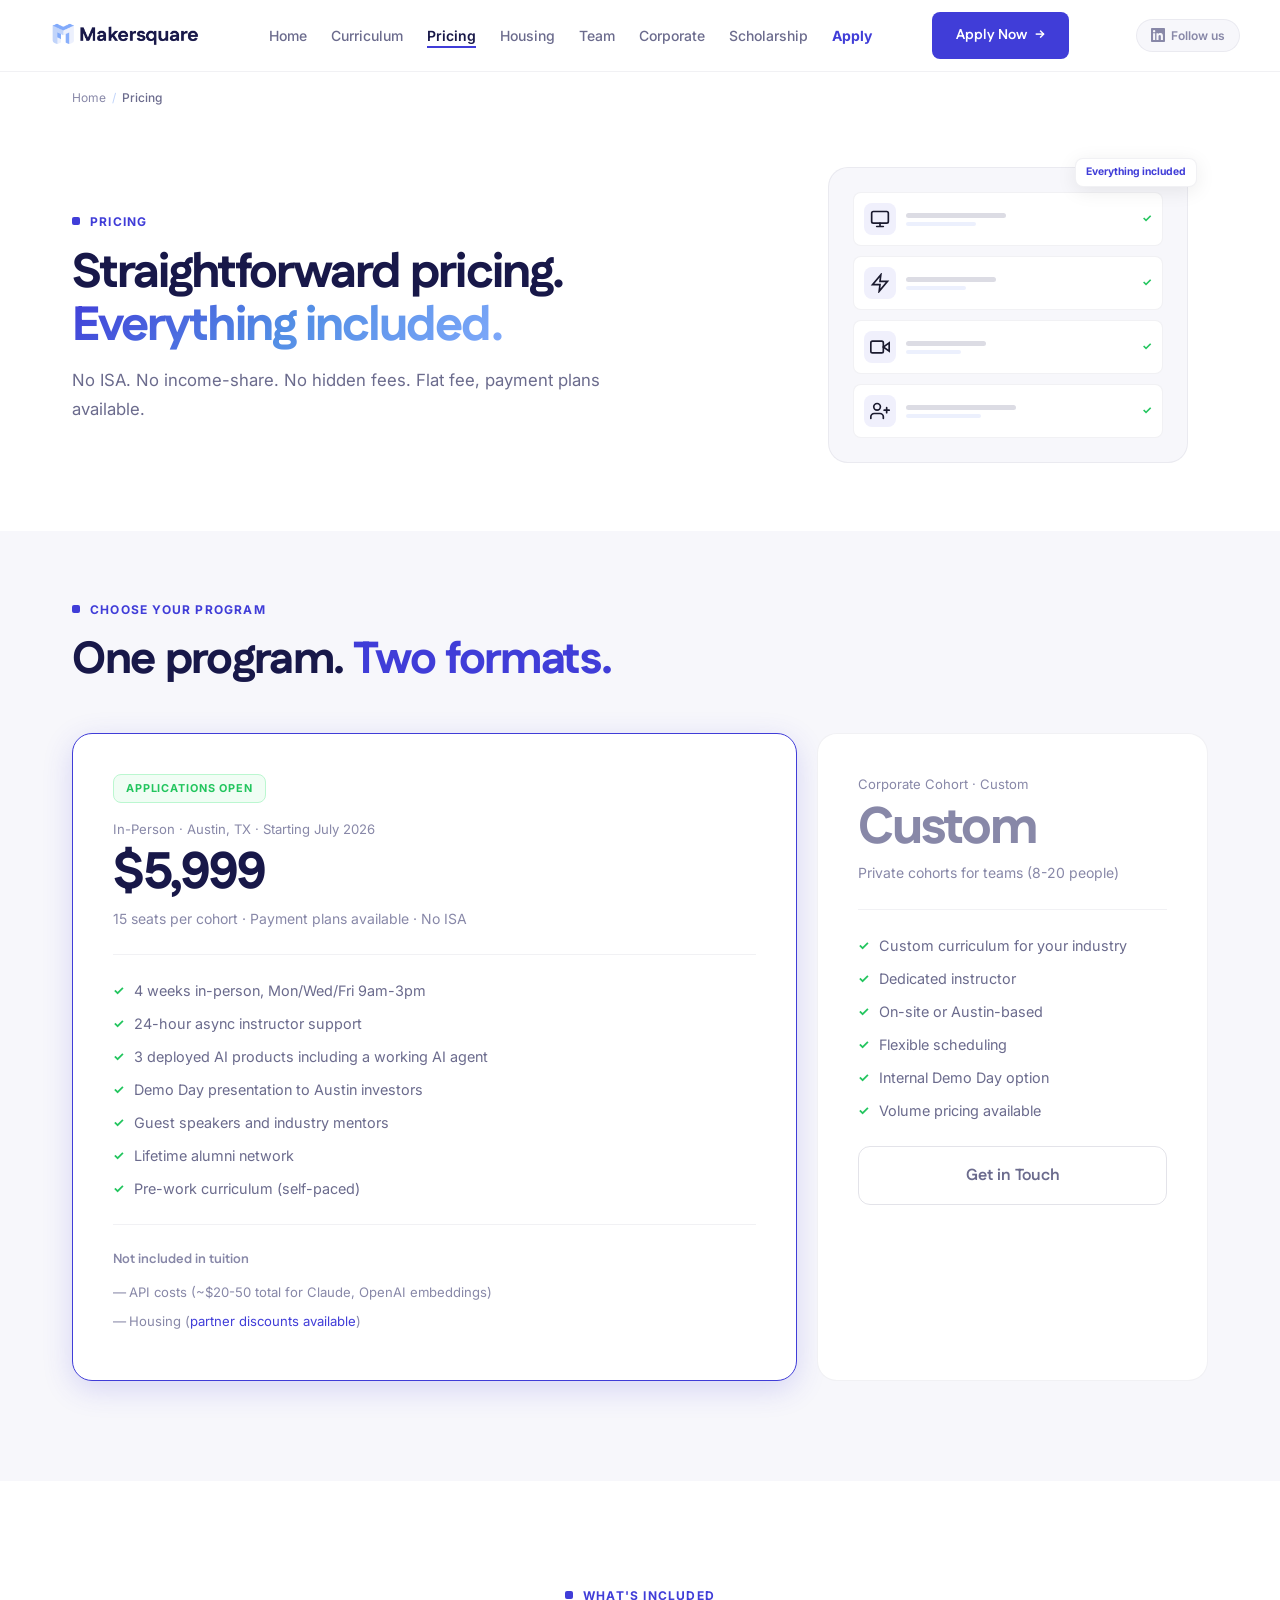
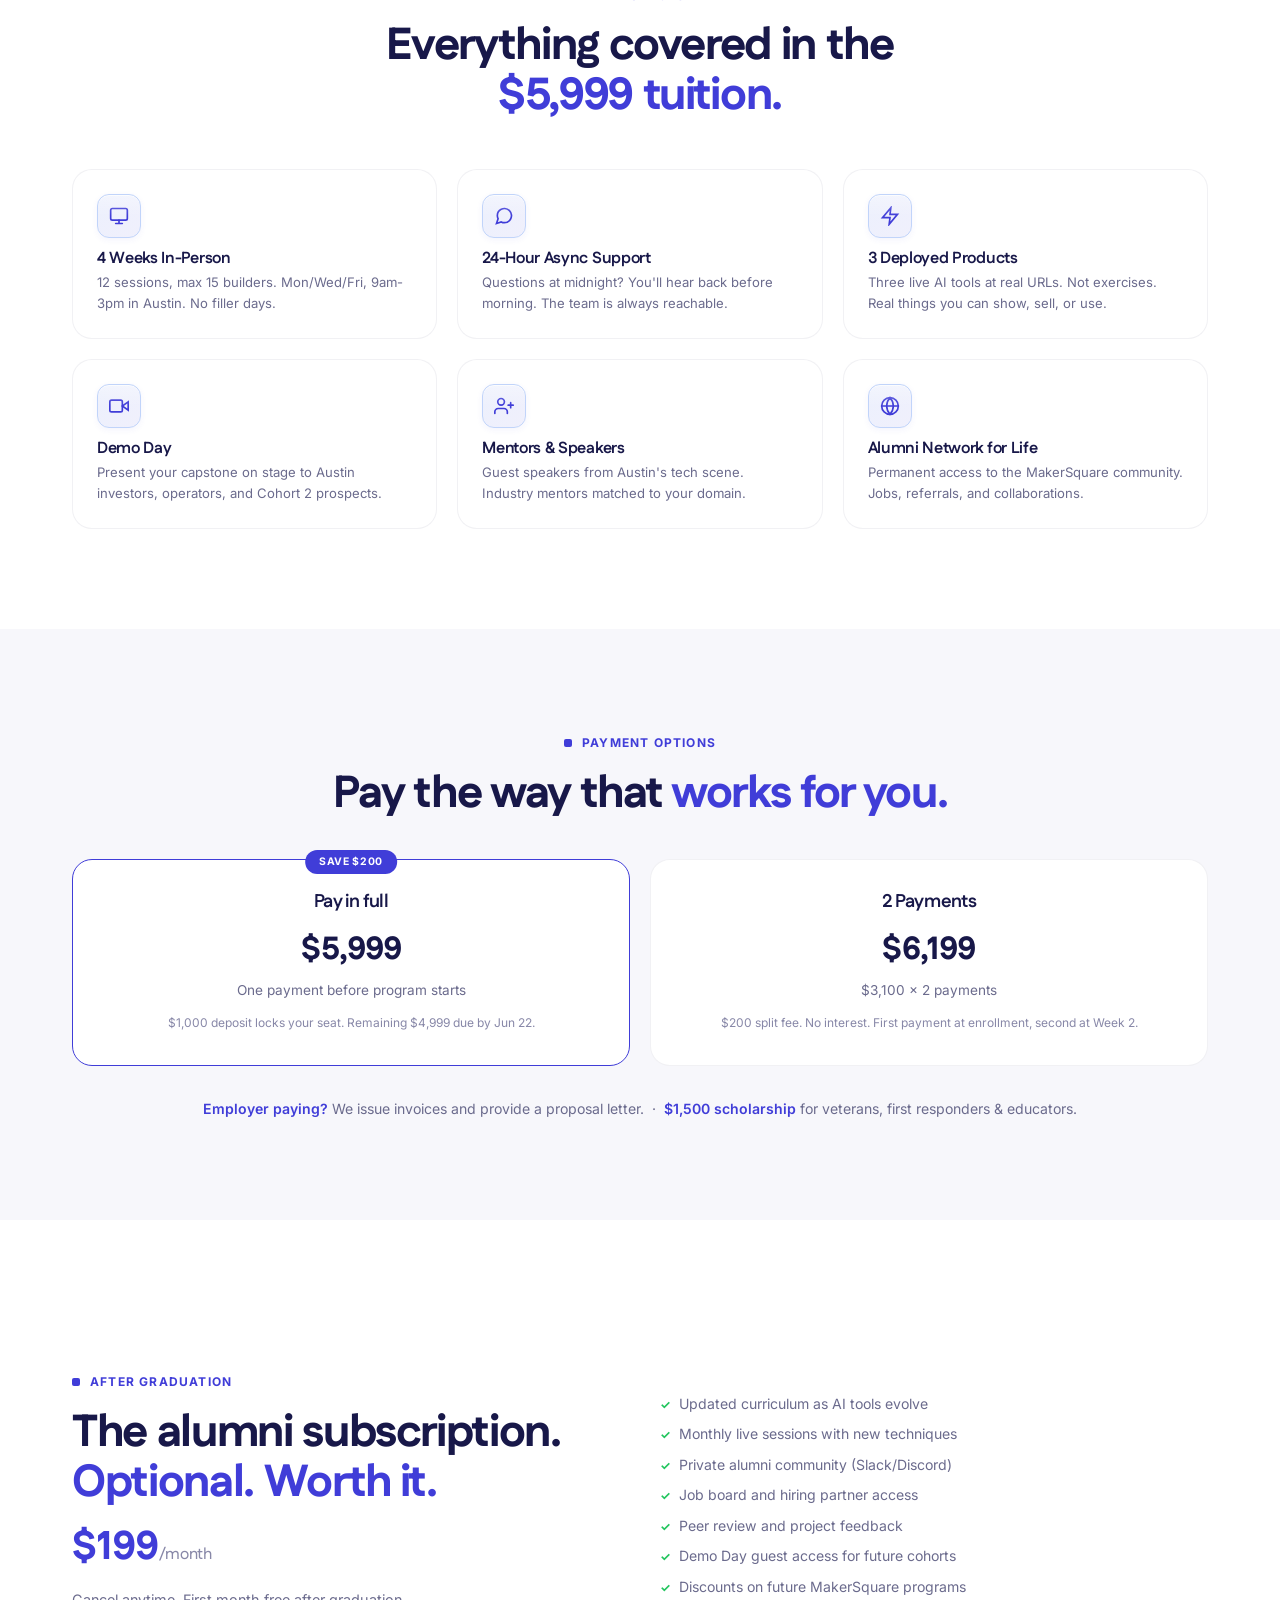
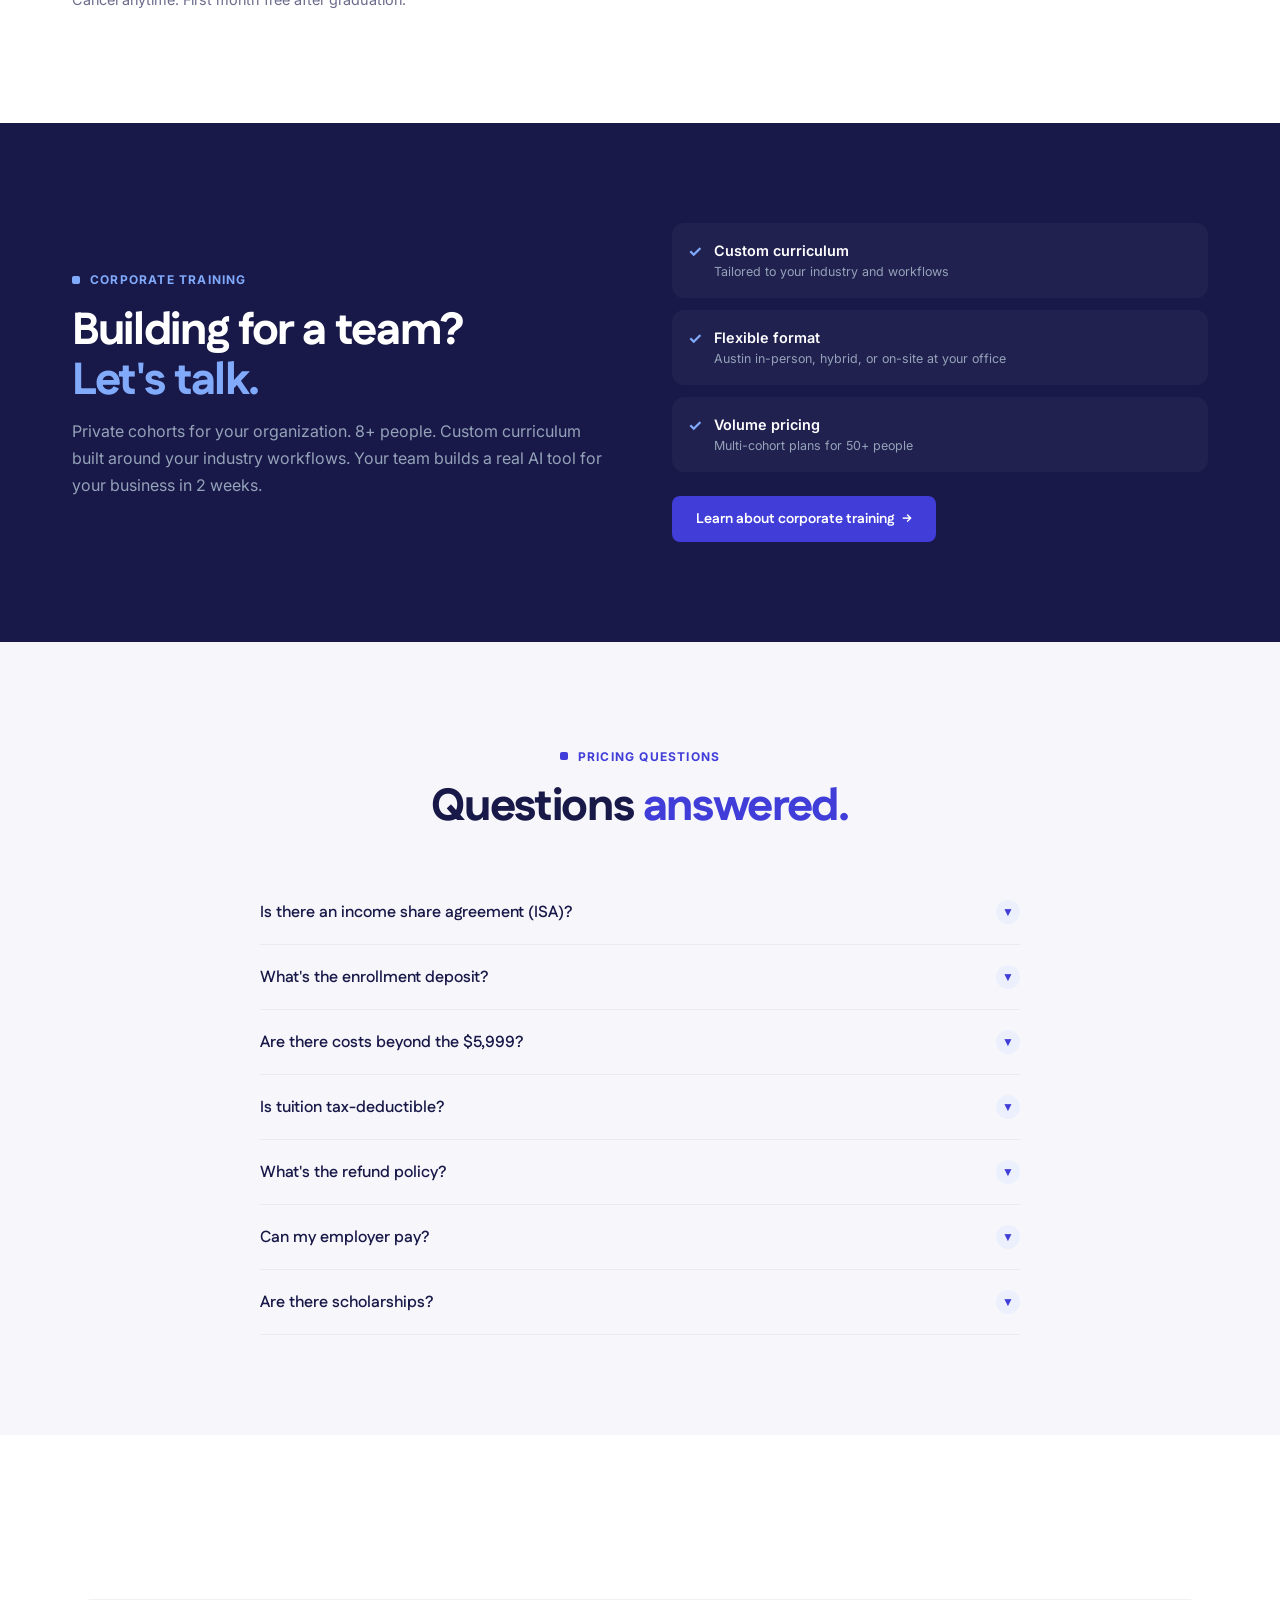
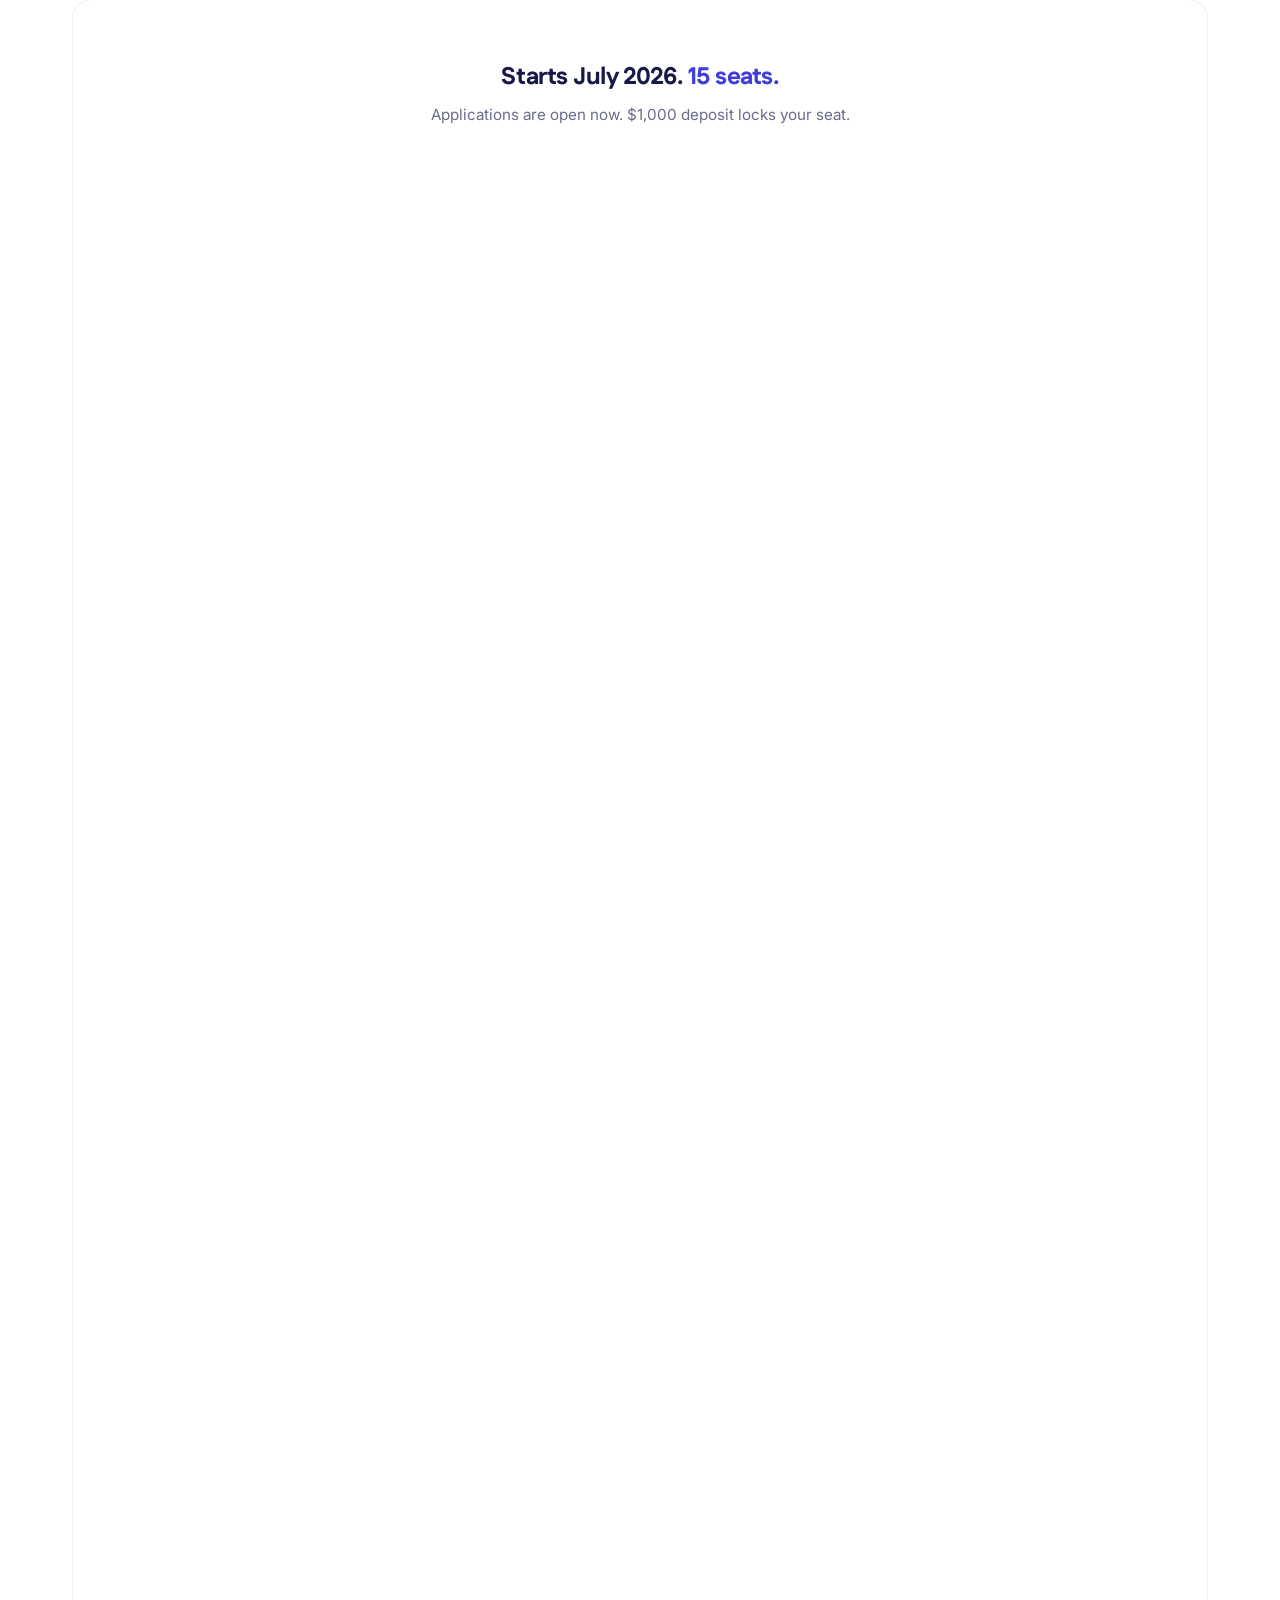
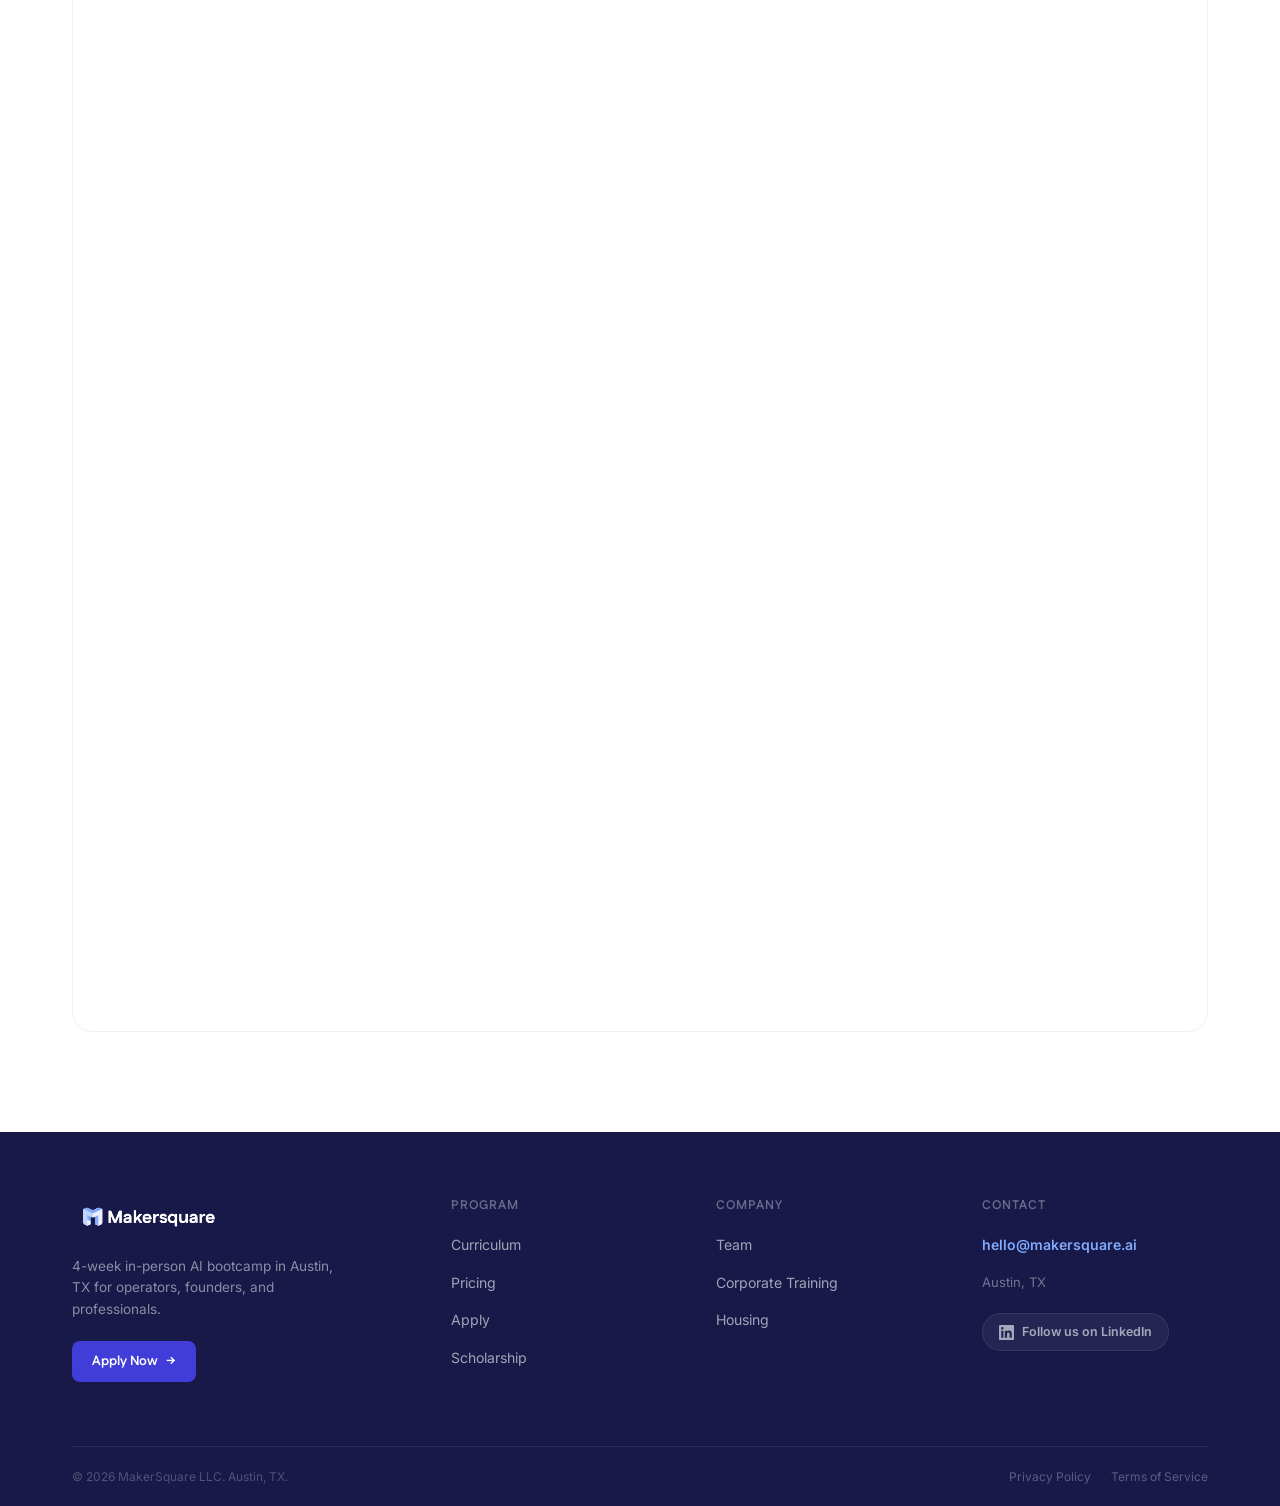
<file: pricing.html>
<!DOCTYPE html>
<html lang="en">
<head>
<meta charset="UTF-8">
<meta name="viewport" content="width=device-width, initial-scale=1.0">
<title>AI Bootcamp Tuition and Payment Plans | MakerSquare Austin</title>
<meta name="description" content="Transparent AI bootcamp pricing with flexible payment plans. Everything included. No income share agreements. Scholarships available for veterans, first responders, and educators.">
<meta name="robots" content="index, follow">
<link rel="icon" type="image/svg+xml" href="favicon.svg">
<link rel="canonical" href="https://www.makersquare.ai/pricing">
<meta property="og:type" content="website">
<meta property="og:url" content="https://www.makersquare.ai/pricing">
<meta property="og:title" content="AI Bootcamp Tuition | MakerSquare Austin">
<meta property="og:description" content="Transparent pricing with payment plans. Everything included. No ISA. Scholarships available.">
<meta property="og:image" content="https://www.makersquare.ai/og-image.jpg">
<meta name="twitter:card" content="summary_large_image">
<link rel="preconnect" href="https://fonts.googleapis.com">
<link rel="preconnect" href="https://fonts.gstatic.com" crossorigin>
<link href="https://fonts.googleapis.com/css2?family=Fustat:wght@400;500;600;700;800&family=Inter:wght@300;400;500;600;700;800&display=swap" rel="stylesheet">
<link rel="stylesheet" href="css/style.min.css">
<style>
/* ── Pricing-specific ── */
.pricing-hero-grid { display: grid; grid-template-columns: 1.3fr 0.7fr; gap: var(--s5); margin-top: var(--s9); }

.included-grid { display: grid; grid-template-columns: repeat(3, 1fr); gap: var(--s5); margin-top: var(--s9); }
.included-card { background: var(--white); border: 1px solid rgba(24,24,73,0.06); border-radius: var(--r-xl); padding: var(--s6); transition: all 0.3s ease; }
.included-card:hover { transform: translateY(-3px); box-shadow: var(--shadow-md); border-color: var(--ice); }
.included-icon { width: 44px; height: 44px; border-radius: var(--r-md); background: linear-gradient(135deg, var(--cloud) 0%, rgba(64,61,216,0.08) 100%); border: 1px solid var(--ice); display: flex; align-items: center; justify-content: center; color: var(--indigo); margin-bottom: var(--s3); box-shadow: 0 2px 6px rgba(64,61,216,0.06), inset 0 1px 0 rgba(255,255,255,0.7); position: relative; }
.included-icon::after { content: ''; position: absolute; inset: 0; border-radius: var(--r-md); background: linear-gradient(180deg, rgba(255,255,255,0.35) 0%, transparent 50%); pointer-events: none; }
.included-card h3 { font-size: 1rem; margin-bottom: var(--s1); }
.included-card p { font-size: 0.82rem; color: var(--text-secondary); line-height: 1.6; }

.payment-grid { display: grid; grid-template-columns: 1fr 1fr; gap: var(--s5); margin-top: var(--s8); }
.payment-card { background: var(--white); border: 1px solid rgba(24,24,73,0.06); border-radius: var(--r-xl); padding: var(--s7); text-align: center; transition: all 0.3s ease; }
.payment-card:hover { box-shadow: var(--shadow-md); border-color: var(--ice); }
.payment-card--recommended { border-color: var(--indigo); position: relative; }
.payment-rec-badge { position: absolute; top: -10px; left: 50%; transform: translateX(-50%); font-size: 0.65rem; font-weight: 700; letter-spacing: 0.06em; text-transform: uppercase; color: var(--white); background: var(--indigo); border-radius: var(--r-full); padding: 4px 14px; white-space: nowrap; }
.payment-price { font-family: var(--font-display); font-size: 2rem; font-weight: 800; color: var(--navy); margin: var(--s3) 0 var(--s1); }
.payment-detail { font-size: 0.85rem; color: var(--text-secondary); }
.payment-note { font-size: 0.75rem; color: var(--text-muted); margin-top: var(--s3); }

.alumni-section { display: grid; grid-template-columns: 1fr 1fr; gap: var(--s8); align-items: center; margin-top: var(--s9); }
.alumni-price { font-family: var(--font-display); font-size: 2.5rem; font-weight: 800; color: var(--indigo); margin: var(--s2) 0; }
.alumni-features { list-style: none; display: flex; flex-direction: column; gap: 8px; }
.alumni-features li { font-size: 0.88rem; color: var(--text-secondary); display: flex; align-items: flex-start; gap: 8px; }
.alumni-features li::before { content: '\2713'; color: var(--green); font-weight: 700; font-size: 0.75rem; margin-top: 2px; flex-shrink: 0; }

.not-included { margin-top: var(--s6); padding-top: var(--s6); border-top: 1px solid rgba(24,24,73,0.06); }
.not-included-title { font-family: var(--font-display); font-size: 0.82rem; font-weight: 700; color: var(--text-muted); margin-bottom: var(--s3); }
.not-included-item { font-size: 0.82rem; color: var(--text-muted); margin-bottom: var(--s2); padding-left: 16px; position: relative; }
.not-included-item::before { content: '—'; position: absolute; left: 0; }

.page-cta { background: var(--white); border: 1px solid rgba(24,24,73,0.06); border-radius: var(--r-xl); padding: var(--s10); text-align: center; margin-top: var(--s10); }
.page-cta h3 { font-family: var(--font-display); font-size: 1.5rem; font-weight: 800; color: var(--navy); margin-bottom: var(--s3); }
.page-cta p { font-size: 0.95rem; color: var(--text-secondary); margin-bottom: var(--s6); max-width: 480px; margin-left: auto; margin-right: auto; }

@media (max-width: 1024px) {
  .pricing-hero-grid { grid-template-columns: 1fr; }
  .included-grid { grid-template-columns: 1fr 1fr; }
  .alumni-section { grid-template-columns: 1fr; }
}
@media (max-width: 768px) {
  .included-grid { grid-template-columns: 1fr; }
  .payment-grid { grid-template-columns: 1fr; }
}
</style>
<script type="application/ld+json">
{
  "@context": "https://schema.org",
  "@graph": [
    {
      "@type": "Course",
      "name": "MakerSquare AI Bootcamp",
      "provider": {"@type": "EducationalOrganization", "name": "MakerSquare", "url": "https://www.makersquare.ai/"},
      "url": "https://www.makersquare.ai/pricing",
      "hasCourseInstance": {
        "@type": "CourseInstance",
        "courseMode": "onsite",
        "startDate": "2026-07-06",
        "offers": [
          {"@type": "Offer", "name": "Standard Tuition", "price": "5999", "priceCurrency": "USD", "availability": "https://schema.org/InStock", "url": "https://www.makersquare.ai/apply"},
          {"@type": "Offer", "name": "Service Scholarship", "price": "4499", "priceCurrency": "USD", "availability": "https://schema.org/InStock", "url": "https://www.makersquare.ai/scholarship", "description": "$1,500 discount for military veterans, first responders, and educators."}
        ]
      }
    },
    {
      "@type": "FAQPage",
      "mainEntity": [
        {"@type": "Question", "name": "Is there an income share agreement?", "acceptedAnswer": {"@type": "Answer", "text": "No. MakerSquare uses a flat-fee model. You pay tuition, you own everything you build."}},
        {"@type": "Question", "name": "Does MakerSquare offer payment plans?", "acceptedAnswer": {"@type": "Answer", "text": "Yes. Pay in full for $5,999 or split into 2 payments of $3,100 ($6,199 total, $200 split fee, no interest)."}},
        {"@type": "Question", "name": "What is the refund policy?", "acceptedAnswer": {"@type": "Answer", "text": "Full refund (minus $1,000 deposit) up to 14 days before start. 50% up to Day 1. No refund after program begins."}}
      ]
    }
  ]
}
</script>
<script type="application/ld+json">
{"@context":"https://schema.org","@type":"BreadcrumbList","itemListElement":[{"@type":"ListItem","position":1,"name":"Home","item":"https://www.makersquare.ai/"},{"@type":"ListItem","position":2,"name":"Pricing","item":"https://www.makersquare.ai/pricing"}]}
</script>
</head>
<body>

<!-- NAV -->
<nav class="nav">
  <div class="nav-inner">
    <a href="index.html" class="nav-logo"><img src="logo-light.png" alt="MakerSquare"></a>
    <ul class="nav-links">
      <li><a href="index.html">Home</a></li>
      <li><a href="curriculum.html">Curriculum</a></li>
      <li><a href="pricing.html" class="active">Pricing</a></li>
      <li><a href="housing.html">Housing</a></li>
      <li><a href="team.html">Team</a></li>
      <li><a href="corporate.html">Corporate</a></li>
      <li><a href="scholarship.html">Scholarship</a></li>
      <li><a href="apply.html" class="nav-apply">Apply</a></li>
    </ul>
    <a href="apply.html" class="btn btn-primary btn-arrow">Apply Now </a>
    <div class="nav-social"><a href="https://www.linkedin.com/company/makersquare-ai" target="_blank" rel="noopener" aria-label="LinkedIn"><svg xmlns="http://www.w3.org/2000/svg" viewBox="0 0 24 24"><path d="M20.447 20.452h-3.554v-5.569c0-1.328-.027-3.037-1.852-3.037-1.853 0-2.136 1.445-2.136 2.939v5.667H9.351V9h3.414v1.561h.046c.477-.9 1.637-1.85 3.37-1.85 3.601 0 4.267 2.37 4.267 5.455v6.286zM5.337 7.433a2.062 2.062 0 01-2.063-2.065 2.064 2.064 0 112.063 2.065zm1.782 13.019H3.555V9h3.564v11.452zM22.225 0H1.771C.792 0 0 .774 0 1.729v20.542C0 23.227.792 24 1.771 24h20.451C23.2 24 24 23.227 24 22.271V1.729C24 .774 23.2 0 22.222 0h.003z"/></svg>Follow us</a></div>
    <button class="nav-hamburger" aria-label="Toggle menu"><span></span><span></span><span></span></button>
  </div>
</nav>
<div class="mobile-menu">
  <ul class="mobile-menu-links">
    <li><a href="index.html">Home</a></li>
    <li><a href="curriculum.html">Curriculum</a></li>
    <li><a href="pricing.html">Pricing</a></li>
    <li><a href="housing.html">Housing</a></li>
    <li><a href="team.html">Team</a></li>
    <li><a href="corporate.html">Corporate</a></li>
    <li><a href="scholarship.html">Scholarship</a></li>
    <li><a href="apply.html">Apply</a></li>
  </ul>
  <a href="apply.html" class="btn btn-primary btn-block btn-lg" style="margin-top:24px;">Apply Now</a>
</div>

<nav class="breadcrumbs" aria-label="Breadcrumb">
  <ol>
    <li><a href="index.html">Home</a></li>
    <li class="sep">/</li>
    <li class="current">Pricing</li>
  </ol>
</nav>

<!-- HERO -->
<section class="section" style="padding-top:var(--s8);padding-bottom:var(--s9);">
  <div class="container">
    <div class="page-hero-grid">
      <div>
        <div class="section-label reveal">Pricing</div>
    <h1 class="reveal" style="font-size:clamp(2rem,4vw,3rem);">Straightforward pricing.<br><span class="text-gradient">Everything included.</span></h1>
    <p class="section-sub reveal">No ISA. No income-share. No hidden fees. Flat fee, payment plans available.</p>
      </div>
      <div class="page-hero-visual reveal">
        <div style="background:var(--light-bg);border:1px solid rgba(24,24,73,0.06);border-radius:var(--r-xl);padding:var(--s6);position:relative;">
          <div style="display:flex;flex-direction:column;gap:10px;">
            <div style="display:flex;align-items:center;gap:10px;padding:10px;background:var(--white);border-radius:var(--r-sm);border:1px solid rgba(24,24,73,0.06);"><div style="width:32px;height:32px;border-radius:var(--r-sm);background:rgba(64,61,216,0.08);display:flex;align-items:center;justify-content:center;flex-shrink:0;font-size:0.85rem;"><svg width="20" height="20" viewBox="0 0 24 24" fill="none" stroke="currentColor" stroke-width="2" stroke-linecap="round"><rect x="2" y="3" width="20" height="14" rx="2"/><path d="M8 21h8m-4-4v4"/></svg></div><div><div style="height:5px;background:var(--navy);opacity:0.15;border-radius:3px;width:100px;margin-bottom:4px;"></div><div style="height:4px;background:var(--cloud);border-radius:2px;width:70px;"></div></div><div style="margin-left:auto;font-size:0.7rem;font-weight:700;color:var(--green);">&#10003;</div></div>
            <div style="display:flex;align-items:center;gap:10px;padding:10px;background:var(--white);border-radius:var(--r-sm);border:1px solid rgba(24,24,73,0.06);"><div style="width:32px;height:32px;border-radius:var(--r-sm);background:rgba(64,61,216,0.08);display:flex;align-items:center;justify-content:center;flex-shrink:0;font-size:0.85rem;"><svg width="20" height="20" viewBox="0 0 24 24" fill="none" stroke="currentColor" stroke-width="2" stroke-linecap="round"><path d="M13 2L3 14h9l-1 8 10-12h-9l1-8z"/></svg></div><div><div style="height:5px;background:var(--navy);opacity:0.15;border-radius:3px;width:90px;margin-bottom:4px;"></div><div style="height:4px;background:var(--cloud);border-radius:2px;width:60px;"></div></div><div style="margin-left:auto;font-size:0.7rem;font-weight:700;color:var(--green);">&#10003;</div></div>
            <div style="display:flex;align-items:center;gap:10px;padding:10px;background:var(--white);border-radius:var(--r-sm);border:1px solid rgba(24,24,73,0.06);"><div style="width:32px;height:32px;border-radius:var(--r-sm);background:rgba(64,61,216,0.08);display:flex;align-items:center;justify-content:center;flex-shrink:0;font-size:0.85rem;"><svg width="20" height="20" viewBox="0 0 24 24" fill="none" stroke="currentColor" stroke-width="2" stroke-linecap="round"><polygon points="23 7 16 12 23 17 23 7"/><rect x="1" y="5" width="15" height="14" rx="2"/></svg></div><div><div style="height:5px;background:var(--navy);opacity:0.15;border-radius:3px;width:80px;margin-bottom:4px;"></div><div style="height:4px;background:var(--cloud);border-radius:2px;width:55px;"></div></div><div style="margin-left:auto;font-size:0.7rem;font-weight:700;color:var(--green);">&#10003;</div></div>
            <div style="display:flex;align-items:center;gap:10px;padding:10px;background:var(--white);border-radius:var(--r-sm);border:1px solid rgba(24,24,73,0.06);"><div style="width:32px;height:32px;border-radius:var(--r-sm);background:rgba(64,61,216,0.08);display:flex;align-items:center;justify-content:center;flex-shrink:0;font-size:0.85rem;"><svg width="20" height="20" viewBox="0 0 24 24" fill="none" stroke="currentColor" stroke-width="2" stroke-linecap="round"><path d="M16 21v-2a4 4 0 00-4-4H5a4 4 0 00-4 4v2"/><circle cx="8.5" cy="7" r="4"/><path d="M20 8v6m3-3h-6"/></svg></div><div><div style="height:5px;background:var(--navy);opacity:0.15;border-radius:3px;width:110px;margin-bottom:4px;"></div><div style="height:4px;background:var(--cloud);border-radius:2px;width:75px;"></div></div><div style="margin-left:auto;font-size:0.7rem;font-weight:700;color:var(--green);">&#10003;</div></div>
          </div>
          <div style="position:absolute;top:-10px;right:-10px;background:var(--white);border:1px solid rgba(24,24,73,0.06);border-radius:var(--r-sm);padding:5px 10px;box-shadow:var(--shadow-md);font-size:0.65rem;font-weight:700;color:var(--indigo);animation:float-1 4s ease-in-out infinite;">Everything included</div>
        </div>
      </div>
    </div>
  </div>
</section>


<!-- PRICING CARDS -->
<section class="section section--alt" style="padding-top:var(--s10);">
  <div class="container">
    <div class="section-label reveal">Choose your program</div>
    <h2 class="reveal">One program. <span class="text-accent">Two formats.</span></h2>

    <div class="pricing-hero-grid">
      <!-- Standard -->
      <div class="pricing-card pricing-card--featured reveal reveal-d1">
        <div class="pricing-badge">Applications Open</div>
        <div class="pricing-tier">In-Person &middot; Austin, TX &middot; Starting July 2026</div>
        <div class="pricing-price">$5,999</div>
        <div class="pricing-sub">15 seats per cohort &middot; Payment plans available &middot; No ISA</div>
        <ul class="pricing-features">
          <li>4 weeks in-person, Mon/Wed/Fri 9am-3pm</li>
          <li>24-hour async instructor support</li>
          <li>3 deployed AI products including a working AI agent</li>
          <li>Demo Day presentation to Austin investors</li>
          <li>Guest speakers and industry mentors</li>
          <li>Lifetime alumni network</li>
          <li>Pre-work curriculum (self-paced)</li>
        </ul>
        <div class="not-included">
          <div class="not-included-title">Not included in tuition</div>
          <div class="not-included-item">API costs (~$20-50 total for Claude, OpenAI embeddings)</div>
          <div class="not-included-item">Housing (<a href="housing.html" style="color:var(--indigo);">partner discounts available</a>)</div>
        </div>
      </div>
      <!-- Corporate -->
      <div class="pricing-card reveal reveal-d2">
        <div class="pricing-tier">Corporate Cohort &middot; Custom</div>
        <div class="pricing-price pricing-price--dim">Custom</div>
        <div class="pricing-sub">Private cohorts for teams (8-20 people)</div>
        <ul class="pricing-features">
          <li>Custom curriculum for your industry</li>
          <li>Dedicated instructor</li>
          <li>On-site or Austin-based</li>
          <li>Flexible scheduling</li>
          <li>Internal Demo Day option</li>
          <li>Volume pricing available</li>
        </ul>
        <a href="corporate.html" class="btn btn-ghost btn-block btn-lg" style="margin-top:var(--s6);">Get in Touch</a>
      </div>
    </div>
  </div>
</section>


<!-- WHAT'S INCLUDED -->
<section class="section">
  <div class="container">
    <div style="text-align:center;">
      <div class="section-label reveal" style="justify-content:center;">What's included</div>
      <h2 class="reveal">Everything covered in the<br><span class="text-accent">$5,999 tuition.</span></h2>
    </div>

    <div class="included-grid">
      <div class="included-card reveal reveal-d1">
        <div class="included-icon"><svg width="20" height="20" viewBox="0 0 24 24" fill="none" stroke="currentColor" stroke-width="2" stroke-linecap="round"><rect x="2" y="3" width="20" height="14" rx="2"/><path d="M8 21h8m-4-4v4"/></svg></div>
        <h3>4 Weeks In-Person</h3>
        <p>12 sessions, max 15 builders. Mon/Wed/Fri, 9am-3pm in Austin. No filler days.</p>
      </div>
      <div class="included-card reveal reveal-d2">
        <div class="included-icon"><svg width="20" height="20" viewBox="0 0 24 24" fill="none" stroke="currentColor" stroke-width="2" stroke-linecap="round"><path d="M21 11.5a8.38 8.38 0 01-.9 3.8 8.5 8.5 0 01-7.6 4.7 8.38 8.38 0 01-3.8-.9L3 21l1.9-5.7a8.38 8.38 0 01-.9-3.8 8.5 8.5 0 014.7-7.6 8.38 8.38 0 013.8-.9h.5a8.48 8.48 0 018 8v.5z"/></svg></div>
        <h3>24-Hour Async Support</h3>
        <p>Questions at midnight? You'll hear back before morning. The team is always reachable.</p>
      </div>
      <div class="included-card reveal reveal-d3">
        <div class="included-icon"><svg width="20" height="20" viewBox="0 0 24 24" fill="none" stroke="currentColor" stroke-width="2" stroke-linecap="round"><path d="M13 2L3 14h9l-1 8 10-12h-9l1-8z"/></svg></div>
        <h3>3 Deployed Products</h3>
        <p>Three live AI tools at real URLs. Not exercises. Real things you can show, sell, or use.</p>
      </div>
      <div class="included-card reveal reveal-d4">
        <div class="included-icon"><svg width="20" height="20" viewBox="0 0 24 24" fill="none" stroke="currentColor" stroke-width="2" stroke-linecap="round"><polygon points="23 7 16 12 23 17 23 7"/><rect x="1" y="5" width="15" height="14" rx="2"/></svg></div>
        <h3>Demo Day</h3>
        <p>Present your capstone on stage to Austin investors, operators, and Cohort 2 prospects.</p>
      </div>
      <div class="included-card reveal reveal-d5">
        <div class="included-icon"><svg width="20" height="20" viewBox="0 0 24 24" fill="none" stroke="currentColor" stroke-width="2" stroke-linecap="round"><path d="M16 21v-2a4 4 0 00-4-4H5a4 4 0 00-4 4v2"/><circle cx="8.5" cy="7" r="4"/><path d="M20 8v6m3-3h-6"/></svg></div>
        <h3>Mentors &amp; Speakers</h3>
        <p>Guest speakers from Austin's tech scene. Industry mentors matched to your domain.</p>
      </div>
      <div class="included-card reveal reveal-d6">
        <div class="included-icon"><svg width="20" height="20" viewBox="0 0 24 24" fill="none" stroke="currentColor" stroke-width="2" stroke-linecap="round"><circle cx="12" cy="12" r="10"/><path d="M2 12h20M12 2a15.3 15.3 0 014 10 15.3 15.3 0 01-4 10 15.3 15.3 0 01-4-10 15.3 15.3 0 014-10z"/></svg></div>
        <h3>Alumni Network for Life</h3>
        <p>Permanent access to the MakerSquare community. Jobs, referrals, and collaborations.</p>
      </div>
    </div>
  </div>
</section>


<!-- PAYMENT PLANS -->
<section class="section section--alt">
  <div class="container">
    <div style="text-align:center;">
      <div class="section-label reveal" style="justify-content:center;">Payment options</div>
      <h2 class="reveal">Pay the way that <span class="text-accent">works for you.</span></h2>
    </div>

    <div class="payment-grid">
      <div class="payment-card payment-card--recommended reveal reveal-d1">
        <div class="payment-rec-badge">Save $200</div>
        <h3>Pay in full</h3>
        <div class="payment-price">$5,999</div>
        <div class="payment-detail">One payment before program starts</div>
        <div class="payment-note">$1,000 deposit locks your seat. Remaining $4,999 due by Jun 22.</div>
      </div>
      <div class="payment-card reveal reveal-d2">
        <h3>2 Payments</h3>
        <div class="payment-price">$6,199</div>
        <div class="payment-detail">$3,100 &times; 2 payments</div>
        <div class="payment-note">$200 split fee. No interest. First payment at enrollment, second at Week 2.</div>
      </div>
    </div>

    <div style="text-align:center;margin-top:var(--s7);">
      <p style="font-size:0.88rem;color:var(--text-secondary);">
        <span class="bl">Employer paying?</span> We issue invoices and provide a proposal letter.
        &nbsp;&middot;&nbsp;
        <a href="scholarship.html" style="color:var(--indigo);font-weight:600;">$1,500 scholarship</a> for veterans, first responders &amp; educators.
      </p>
    </div>
  </div>
</section>


<!-- ALUMNI SUBSCRIPTION -->
<section class="section">
  <div class="container">
    <div class="alumni-section">
      <div>
        <div class="section-label reveal">After graduation</div>
        <h2 class="reveal">The alumni subscription.<br><span class="text-accent">Optional. Worth it.</span></h2>
        <div class="alumni-price reveal">$199<span style="font-size:1rem;font-weight:500;color:var(--text-muted);">/month</span></div>
        <p class="reveal" style="font-size:0.9rem;color:var(--text-secondary);margin-bottom:var(--s3);">Cancel anytime. First month free after graduation.</p>
      </div>
      <div class="reveal">
        <ul class="alumni-features">
          <li>Updated curriculum as AI tools evolve</li>
          <li>Monthly live sessions with new techniques</li>
          <li>Private alumni community (Slack/Discord)</li>
          <li>Job board and hiring partner access</li>
          <li>Peer review and project feedback</li>
          <li>Demo Day guest access for future cohorts</li>
          <li>Discounts on future MakerSquare programs</li>
        </ul>
      </div>
    </div>
  </div>
</section>


<!-- BUILDING FOR A TEAM -->
<section class="section section--dark">
  <div class="container">
    <div style="display:grid;grid-template-columns:1fr 1fr;gap:var(--s10);align-items:center;">
      <div>
        <div class="section-label reveal">Corporate training</div>
        <h2 class="reveal">Building for a team?<br><span style="color:var(--sky);">Let's talk.</span></h2>
        <p class="reveal" style="color:#94A3B8;margin-top:var(--s3);line-height:1.7;">Private cohorts for your organization. 8+ people. Custom curriculum built around your industry workflows. Your team builds a real AI tool for your business in 2 weeks.</p>
      </div>
      <div class="reveal">
        <div style="display:flex;flex-direction:column;gap:var(--s3);">
          <div style="display:flex;align-items:flex-start;gap:12px;padding:var(--s4);background:rgba(255,255,255,0.04);border-radius:var(--r-md);">
            <span style="color:var(--sky);font-weight:700;flex-shrink:0;">&#10003;</span>
            <div><div style="font-weight:600;color:var(--white);font-size:0.9rem;">Custom curriculum</div><div style="font-size:0.78rem;color:#94A3B8;">Tailored to your industry and workflows</div></div>
          </div>
          <div style="display:flex;align-items:flex-start;gap:12px;padding:var(--s4);background:rgba(255,255,255,0.04);border-radius:var(--r-md);">
            <span style="color:var(--sky);font-weight:700;flex-shrink:0;">&#10003;</span>
            <div><div style="font-weight:600;color:var(--white);font-size:0.9rem;">Flexible format</div><div style="font-size:0.78rem;color:#94A3B8;">Austin in-person, hybrid, or on-site at your office</div></div>
          </div>
          <div style="display:flex;align-items:flex-start;gap:12px;padding:var(--s4);background:rgba(255,255,255,0.04);border-radius:var(--r-md);">
            <span style="color:var(--sky);font-weight:700;flex-shrink:0;">&#10003;</span>
            <div><div style="font-weight:600;color:var(--white);font-size:0.9rem;">Volume pricing</div><div style="font-size:0.78rem;color:#94A3B8;">Multi-cohort plans for 50+ people</div></div>
          </div>
          <a href="corporate.html" class="btn btn-primary btn-arrow" style="margin-top:var(--s3);align-self:flex-start;">Learn about corporate training </a>
        </div>
      </div>
    </div>
  </div>
</section>


<!-- FAQ -->
<section class="section section--alt">
  <div class="container">
    <div style="text-align:center;">
      <div class="section-label reveal" style="justify-content:center;">Pricing questions</div>
      <h2 class="reveal">Questions <span class="text-accent">answered.</span></h2>
    </div>

    <div class="faq-list">
      <div class="faq-item reveal"><button class="faq-question">Is there an income share agreement (ISA)?<span class="faq-chevron">&#9660;</span></button><div class="faq-answer"><div class="faq-answer-inner">No. MakerSquare uses a flat-fee model. You pay tuition, you own everything you build. No percentage of future income, no hidden obligations.</div></div></div>

      <div class="faq-item reveal"><button class="faq-question">What's the enrollment deposit?<span class="faq-chevron">&#9660;</span></button><div class="faq-answer"><div class="faq-answer-inner">$1,000 deposit locks your seat and is applied toward your tuition. Remaining balance is due by June 22 for the July cohort.</div></div></div>

      <div class="faq-item reveal"><button class="faq-question">Are there costs beyond the $5,999?<span class="faq-chevron">&#9660;</span></button><div class="faq-answer"><div class="faq-answer-inner">API costs during the program run $20-50 total (Claude, OpenAI embeddings, etc.). You pay these directly to the providers. Housing is separate if you're coming from out of town.</div></div></div>

      <div class="faq-item reveal"><button class="faq-question">Is tuition tax-deductible?<span class="faq-chevron">&#9660;</span></button><div class="faq-answer"><div class="faq-answer-inner">MakerSquare is a professional training program, not a degree-granting institution. Many alumni deduct tuition as a business education expense. Consult your tax professional.</div></div></div>

      <div class="faq-item reveal"><button class="faq-question">What's the refund policy?<span class="faq-chevron">&#9660;</span></button><div class="faq-answer"><div class="faq-answer-inner">Full refund (minus $1,000 deposit) up to 14 days before program start. 50% refund up to Day 1. No refund after the program begins.</div></div></div>

      <div class="faq-item reveal"><button class="faq-question">Can my employer pay?<span class="faq-chevron">&#9660;</span></button><div class="faq-answer"><div class="faq-answer-inner">Yes. We issue invoices and can provide a proposal letter for your employer's L&amp;D or professional development budget.</div></div></div>

      <div class="faq-item reveal"><button class="faq-question">Are there scholarships?<span class="faq-chevron">&#9660;</span></button><div class="faq-answer"><div class="faq-answer-inner">A $1,500 service scholarship is available for military veterans, first responders, and educators, bringing tuition to $4,499. <a href="scholarship.html" style="color:var(--indigo);font-weight:600;">Learn more.</a></div></div></div>
    </div>
  </div>
</section>


<!-- CTA -->
<section class="section">
  <div class="container">
    <div class="page-cta reveal">
      <h3>Starts July 2026. <span class="text-accent">15 seats.</span></h3>
      <p>Applications are open now. $1,000 deposit locks your seat.</p>

      <!-- FORM PLACEHOLDER -->
      <div id="zf_div_nTImQ0KPomI6Vy_bACDwGZGRtGFyK2z--JarTy-PDJY"></div>
      <script type="text/javascript">
      (function() {
          try{
              var f = document.createElement("iframe");
              var ifrmSrc = 'https://forms.zohopublic.com/makersquare/form/ApplicationForm/formperma/nTImQ0KPomI6Vy_bACDwGZGRtGFyK2z--JarTy-PDJY?zf_rszfm=1';
              try{
                  if ( typeof ZFAdvLead != "undefined" && typeof zfutm_zfAdvLead != "undefined" ) { for( var prmIdx = 0 ; prmIdx < ZFAdvLead.utmPNameArr.length ; prmIdx ++ ) { var utmPm = ZFAdvLead.utmPNameArr[ prmIdx ]; utmPm = ( ZFAdvLead.isSameDomian && ( ZFAdvLead.utmcustPNameArr.indexOf(utmPm) == -1 ) ) ? "zf_" + utmPm : utmPm; var utmVal = zfutm_zfAdvLead.zfautm_gC_enc( ZFAdvLead.utmPNameArr[ prmIdx ] ); if ( typeof utmVal !== "undefined" ) { if ( utmVal != "" ) { if(ifrmSrc.indexOf('?') > 0){ ifrmSrc = ifrmSrc+'&'+utmPm+'='+utmVal; }else{ ifrmSrc = ifrmSrc+'?'+utmPm+'='+utmVal; } } } } }
                  if ( typeof ZFLead !== "undefined" && typeof zfutm_zfLead !== "undefined" ) { for( var prmIdx = 0 ; prmIdx < ZFLead.utmPNameArr.length ; prmIdx ++ ) { var utmPm = ZFLead.utmPNameArr[ prmIdx ]; var utmVal = zfutm_zfLead.zfutm_gC_enc( ZFLead.utmPNameArr[ prmIdx ] ); if ( typeof utmVal !== "undefined" ) { if ( utmVal != "" ){ if(ifrmSrc.indexOf('?') > 0){ ifrmSrc = ifrmSrc+'&'+utmPm+'='+utmVal; }else{ ifrmSrc = ifrmSrc+'?'+utmPm+'='+utmVal; } } } } }
              }catch(e){}
              f.src = ifrmSrc; f.style.border="none"; f.style.height="2408px"; f.style.width="100%"; f.style.maxWidth="560px"; f.style.transition="all 0.5s ease"; f.setAttribute("aria-label", "Application Form");
              var d = document.getElementById("zf_div_nTImQ0KPomI6Vy_bACDwGZGRtGFyK2z--JarTy-PDJY"); d.appendChild(f);
              window.addEventListener('message', function (){ var evntData = event.data; if( evntData && evntData.constructor == String ){ var zf_ifrm_data = evntData.split("|"); if ( zf_ifrm_data.length == 2 || zf_ifrm_data.length == 3 ) { var zf_perma = zf_ifrm_data[0]; var zf_ifrm_ht_nw = ( parseInt(zf_ifrm_data[1], 10) + 15 ) + "px"; var iframe = document.getElementById("zf_div_nTImQ0KPomI6Vy_bACDwGZGRtGFyK2z--JarTy-PDJY").getElementsByTagName("iframe")[0]; if ( (iframe.src).indexOf('formperma') > 0 && (iframe.src).indexOf(zf_perma) > 0 ) { var prevIframeHeight = iframe.style.height; if ( prevIframeHeight != zf_ifrm_ht_nw ) { iframe.style.height = zf_ifrm_ht_nw; } } } } }, false);
          }catch(e){}
      })();
      </script>
</section>


<!-- FOOTER -->
<footer class="footer">
  <div class="container">
    <div class="footer-grid">
      <div class="footer-brand">
        <a href="index.html" class="footer-logo"><img src="logo-dark.png" alt="MakerSquare"></a>
        <p>4-week in-person AI bootcamp in Austin, TX for operators, founders, and professionals.</p>
        <a href="apply.html" class="btn btn-primary btn-arrow" style="font-size:0.82rem;padding:10px 20px;">Apply Now </a>
      </div>
      <div>
        <div class="footer-col-title">Program</div>
        <ul class="footer-col-links">
          <li><a href="curriculum.html">Curriculum</a></li>
          <li><a href="pricing.html">Pricing</a></li>
          <li><a href="apply.html">Apply</a></li>
          <li><a href="scholarship.html">Scholarship</a></li>
        </ul>
      </div>
      <div>
        <div class="footer-col-title">Company</div>
        <ul class="footer-col-links">
          <li><a href="team.html">Team</a></li>
          <li><a href="corporate.html">Corporate Training</a></li>
          <li><a href="housing.html">Housing</a></li>
        </ul>
      </div>
      <div>
        <div class="footer-col-title">Contact</div>
        <a href="mailto:hello@makersquare.ai" class="footer-contact-email">hello@makersquare.ai</a>
        <p style="font-size:0.82rem;color:rgba(255,255,255,0.4);">Austin, TX</p>
        <div class="footer-social"><a href="https://www.linkedin.com/company/makersquare-ai" target="_blank" rel="noopener" aria-label="LinkedIn"><svg xmlns="http://www.w3.org/2000/svg" viewBox="0 0 24 24"><path d="M20.447 20.452h-3.554v-5.569c0-1.328-.027-3.037-1.852-3.037-1.853 0-2.136 1.445-2.136 2.939v5.667H9.351V9h3.414v1.561h.046c.477-.9 1.637-1.85 3.37-1.85 3.601 0 4.267 2.37 4.267 5.455v6.286zM5.337 7.433a2.062 2.062 0 01-2.063-2.065 2.064 2.064 0 112.063 2.065zm1.782 13.019H3.555V9h3.564v11.452zM22.225 0H1.771C.792 0 0 .774 0 1.729v20.542C0 23.227.792 24 1.771 24h20.451C23.2 24 24 23.227 24 22.271V1.729C24 .774 23.2 0 22.222 0h.003z"/></svg>Follow us on LinkedIn</a></div>
      </div>
    </div>
    <div class="footer-bottom">
      <div class="footer-copy">&copy; 2026 MakerSquare LLC. Austin, TX.</div>
      <div class="footer-bottom-links">
        <a href="privacy.html">Privacy Policy</a>
        <a href="terms.html">Terms of Service</a>
      </div>
    </div>
  </div>
</footer>

<script src="js/main.min.js"></script>
<script type="text/javascript" src="https://forms.zoho.com/js/zf_gclid.js"> </script>
<script>window.$zoho=window.$zoho || {};$zoho.salesiq=$zoho.salesiq||{ready:function(){}}</script><script id="zsiqscript" src="https://salesiq.zohopublic.com/widget?wc=siq885ea214ffc25f4f452068cc9bc1cec4353b0ff61817b77233444928d383fe96" defer></script>
</body>
</html>
</file>
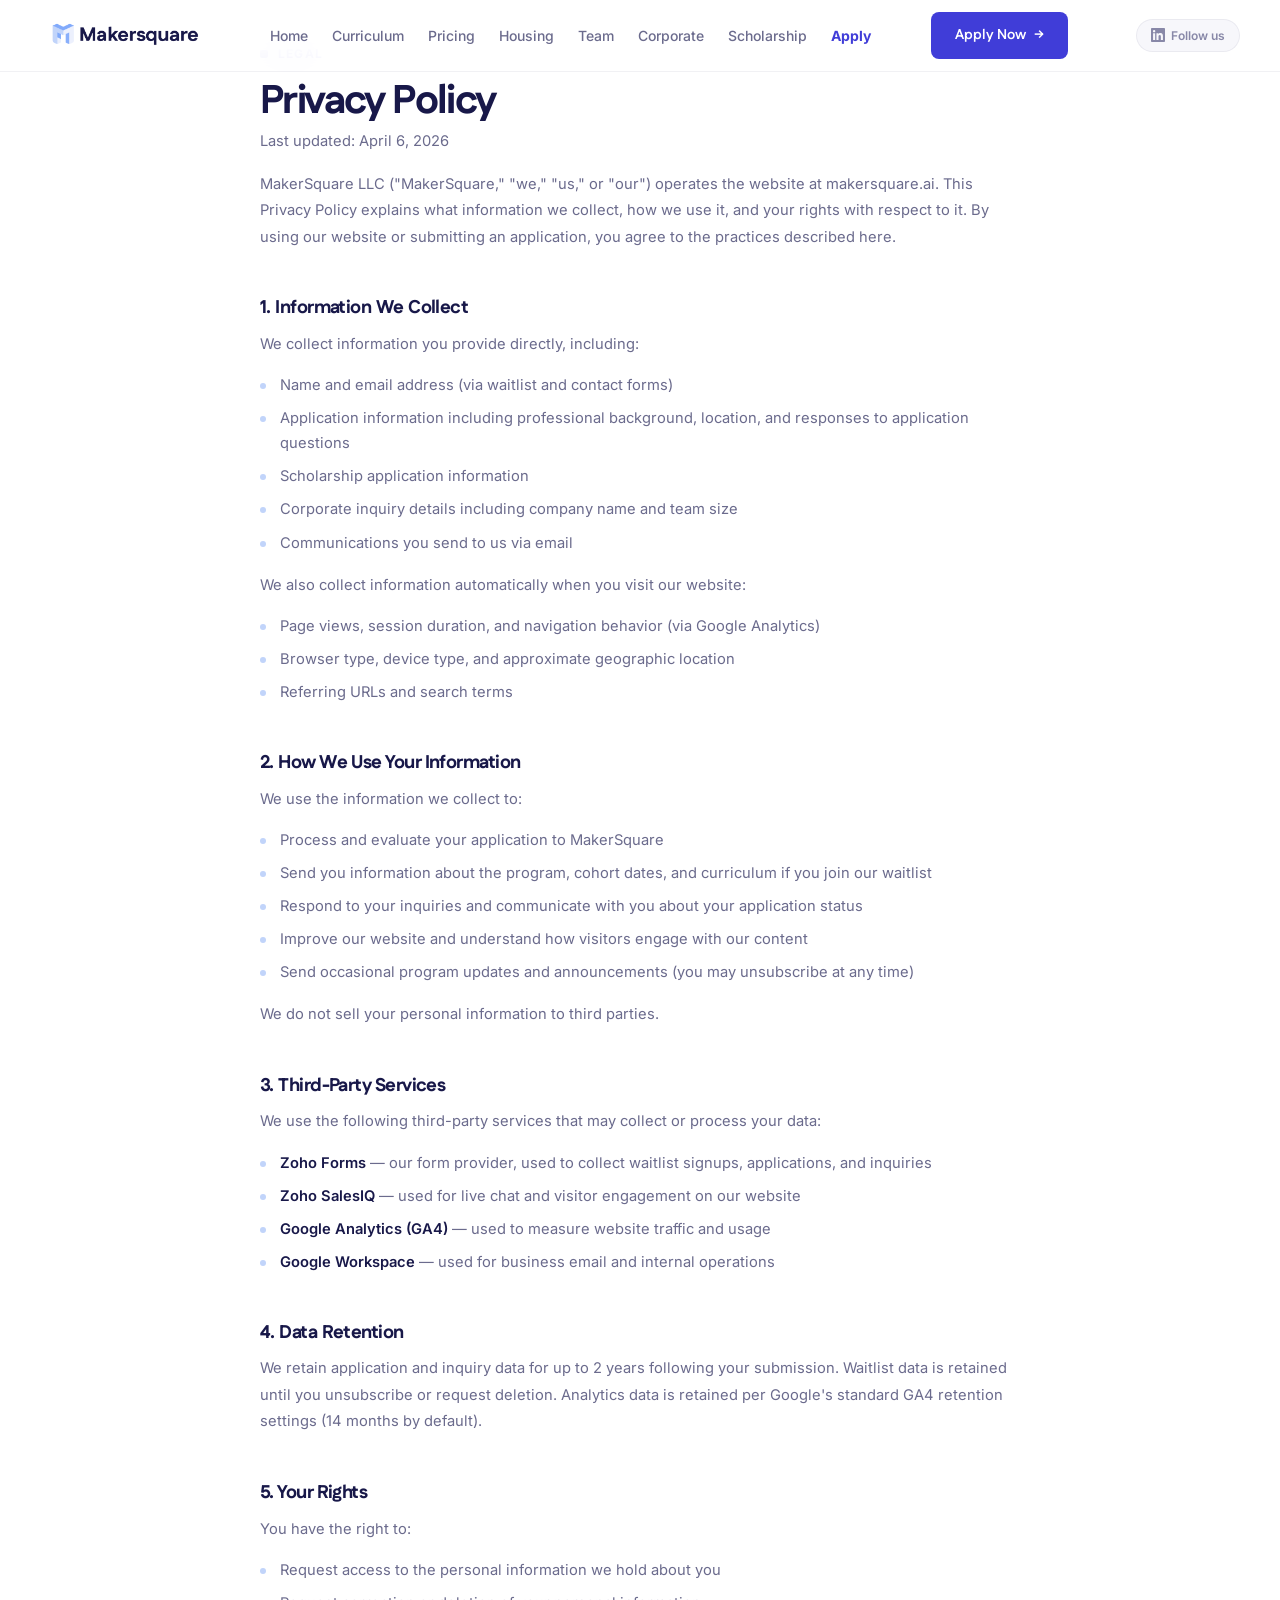
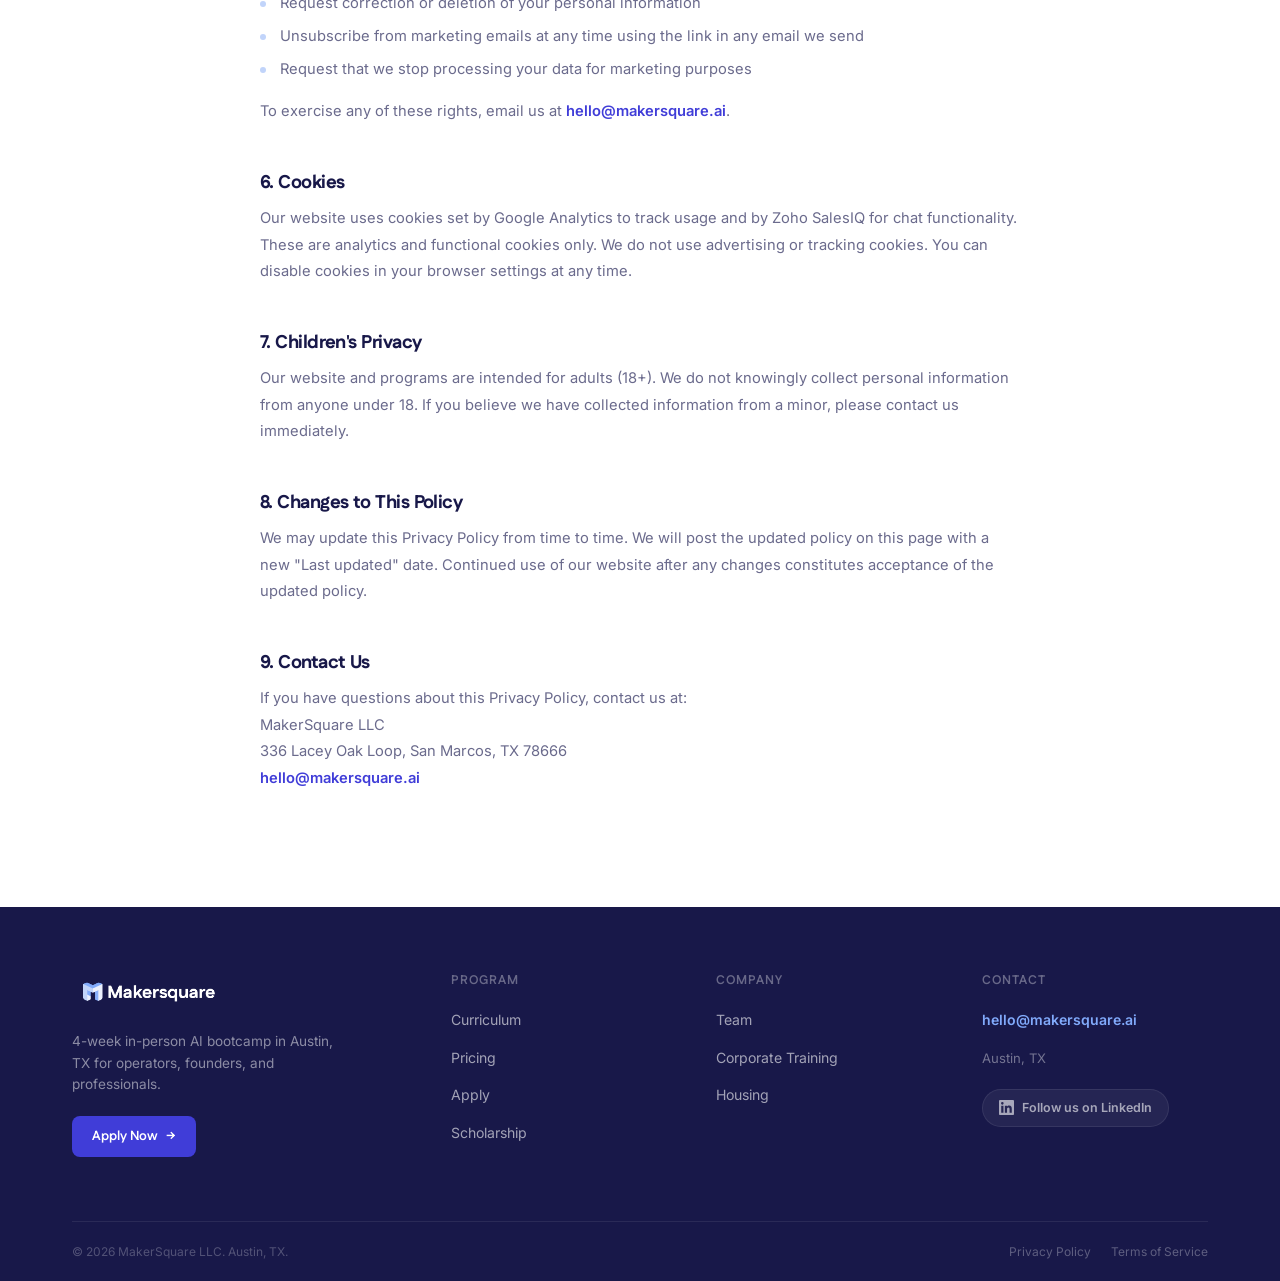
<file: privacy.html>
<!DOCTYPE html>
<html lang="en">
<head>
<meta charset="UTF-8">
<meta name="viewport" content="width=device-width, initial-scale=1.0">
<title>Privacy Policy | MakerSquare</title>
<meta name="description" content="MakerSquare privacy policy. How we collect, use, and protect your information.">
<meta name="robots" content="noindex, follow">
<link rel="icon" type="image/svg+xml" href="favicon.svg">
<link rel="canonical" href="https://www.makersquare.ai/privacy">
<link rel="preconnect" href="https://fonts.googleapis.com">
<link rel="preconnect" href="https://fonts.gstatic.com" crossorigin>
<link href="https://fonts.googleapis.com/css2?family=Fustat:wght@400;500;600;700;800&family=Inter:wght@300;400;500;600;700;800&display=swap" rel="stylesheet">
<link rel="stylesheet" href="css/style.min.css">
<style>
.legal-content { max-width: 760px; margin: 0 auto; }
.legal-content h2 { font-size: 1.15rem; margin-top: var(--s9); margin-bottom: var(--s3); color: var(--navy); }
.legal-content p { font-size: 0.92rem; color: var(--text-secondary); line-height: 1.8; margin-bottom: var(--s4); }
.legal-content ul { list-style: none; margin-bottom: var(--s4); display: flex; flex-direction: column; gap: var(--s2); }
.legal-content ul li { font-size: 0.92rem; color: var(--text-secondary); line-height: 1.7; padding-left: 20px; position: relative; }
.legal-content ul li::before { content: ''; width: 6px; height: 6px; border-radius: 50%; background: var(--ice); position: absolute; left: 0; top: 10px; }
.legal-content a { color: var(--indigo); font-weight: 600; }
.legal-content strong { color: var(--navy); font-weight: 600; }
.last-updated { font-size: 0.82rem; color: var(--text-muted); margin-top: var(--s1); }
</style>
<script type="application/ld+json">
{"@context":"https://schema.org","@type":"BreadcrumbList","itemListElement":[{"@type":"ListItem","position":1,"name":"Home","item":"https://www.makersquare.ai/"},{"@type":"ListItem","position":2,"name":"Privacy Policy","item":"https://www.makersquare.ai/privacy"}]}
</script>
</head>
<body>

<nav class="nav">
  <div class="nav-inner">
    <a href="index.html" class="nav-logo"><img src="logo-light.png" alt="MakerSquare"></a>
    <ul class="nav-links">
      <li><a href="index.html">Home</a></li>
      <li><a href="curriculum.html">Curriculum</a></li>
      <li><a href="pricing.html">Pricing</a></li>
      <li><a href="housing.html">Housing</a></li>
      <li><a href="team.html">Team</a></li>
      <li><a href="corporate.html">Corporate</a></li>
      <li><a href="scholarship.html">Scholarship</a></li>
      <li><a href="apply.html" class="nav-apply">Apply</a></li>
    </ul>
    <a href="apply.html" class="btn btn-primary btn-arrow">Apply Now </a>
    <div class="nav-social"><a href="https://www.linkedin.com/company/makersquare-ai" target="_blank" rel="noopener" aria-label="LinkedIn"><svg xmlns="http://www.w3.org/2000/svg" viewBox="0 0 24 24"><path d="M20.447 20.452h-3.554v-5.569c0-1.328-.027-3.037-1.852-3.037-1.853 0-2.136 1.445-2.136 2.939v5.667H9.351V9h3.414v1.561h.046c.477-.9 1.637-1.85 3.37-1.85 3.601 0 4.267 2.37 4.267 5.455v6.286zM5.337 7.433a2.062 2.062 0 01-2.063-2.065 2.064 2.064 0 112.063 2.065zm1.782 13.019H3.555V9h3.564v11.452zM22.225 0H1.771C.792 0 0 .774 0 1.729v20.542C0 23.227.792 24 1.771 24h20.451C23.2 24 24 23.227 24 22.271V1.729C24 .774 23.2 0 22.222 0h.003z"/></svg>Follow us</a></div>
    <button class="nav-hamburger" aria-label="Toggle menu"><span></span><span></span><span></span></button>
  </div>
</nav>

<section class="section" style="padding-top:var(--s8);">
  <div class="container">
    <div class="legal-content">
      <div class="section-label">Legal</div>
      <h1 style="font-size:clamp(1.8rem,3.5vw,2.5rem);">Privacy Policy</h1>
      <p class="last-updated">Last updated: April 6, 2026</p>

      <p>MakerSquare LLC ("MakerSquare," "we," "us," or "our") operates the website at makersquare.ai. This Privacy Policy explains what information we collect, how we use it, and your rights with respect to it. By using our website or submitting an application, you agree to the practices described here.</p>

      <h2>1. Information We Collect</h2>
      <p>We collect information you provide directly, including:</p>
      <ul>
        <li>Name and email address (via waitlist and contact forms)</li>
        <li>Application information including professional background, location, and responses to application questions</li>
        <li>Scholarship application information</li>
        <li>Corporate inquiry details including company name and team size</li>
        <li>Communications you send to us via email</li>
      </ul>
      <p>We also collect information automatically when you visit our website:</p>
      <ul>
        <li>Page views, session duration, and navigation behavior (via Google Analytics)</li>
        <li>Browser type, device type, and approximate geographic location</li>
        <li>Referring URLs and search terms</li>
      </ul>

      <h2>2. How We Use Your Information</h2>
      <p>We use the information we collect to:</p>
      <ul>
        <li>Process and evaluate your application to MakerSquare</li>
        <li>Send you information about the program, cohort dates, and curriculum if you join our waitlist</li>
        <li>Respond to your inquiries and communicate with you about your application status</li>
        <li>Improve our website and understand how visitors engage with our content</li>
        <li>Send occasional program updates and announcements (you may unsubscribe at any time)</li>
      </ul>
      <p>We do not sell your personal information to third parties.</p>

      <h2>3. Third-Party Services</h2>
      <p>We use the following third-party services that may collect or process your data:</p>
      <ul>
        <li><strong>Zoho Forms</strong> — our form provider, used to collect waitlist signups, applications, and inquiries</li>
        <li><strong>Zoho SalesIQ</strong> — used for live chat and visitor engagement on our website</li>
        <li><strong>Google Analytics (GA4)</strong> — used to measure website traffic and usage</li>
        <li><strong>Google Workspace</strong> — used for business email and internal operations</li>
      </ul>

      <h2>4. Data Retention</h2>
      <p>We retain application and inquiry data for up to 2 years following your submission. Waitlist data is retained until you unsubscribe or request deletion. Analytics data is retained per Google's standard GA4 retention settings (14 months by default).</p>

      <h2>5. Your Rights</h2>
      <p>You have the right to:</p>
      <ul>
        <li>Request access to the personal information we hold about you</li>
        <li>Request correction or deletion of your personal information</li>
        <li>Unsubscribe from marketing emails at any time using the link in any email we send</li>
        <li>Request that we stop processing your data for marketing purposes</li>
      </ul>
      <p>To exercise any of these rights, email us at <a href="mailto:hello@makersquare.ai">hello@makersquare.ai</a>.</p>

      <h2>6. Cookies</h2>
      <p>Our website uses cookies set by Google Analytics to track usage and by Zoho SalesIQ for chat functionality. These are analytics and functional cookies only. We do not use advertising or tracking cookies. You can disable cookies in your browser settings at any time.</p>

      <h2>7. Children's Privacy</h2>
      <p>Our website and programs are intended for adults (18+). We do not knowingly collect personal information from anyone under 18. If you believe we have collected information from a minor, please contact us immediately.</p>

      <h2>8. Changes to This Policy</h2>
      <p>We may update this Privacy Policy from time to time. We will post the updated policy on this page with a new "Last updated" date. Continued use of our website after any changes constitutes acceptance of the updated policy.</p>

      <h2>9. Contact Us</h2>
      <p>If you have questions about this Privacy Policy, contact us at:<br>
      MakerSquare LLC<br>
      336 Lacey Oak Loop, San Marcos, TX 78666<br>
      <a href="mailto:hello@makersquare.ai">hello@makersquare.ai</a></p>
    </div>
  </div>
</section>

<footer class="footer">
  <div class="container">
    <div class="footer-grid">
      <div class="footer-brand">
        <a href="index.html" class="footer-logo"><img src="logo-dark.png" alt="MakerSquare"></a>
        <p>4-week in-person AI bootcamp in Austin, TX for operators, founders, and professionals.</p>
        <a href="apply.html" class="btn btn-primary btn-arrow" style="font-size:0.82rem;padding:10px 20px;">Apply Now </a>
      </div>
      <div>
        <div class="footer-col-title">Program</div>
        <ul class="footer-col-links">
          <li><a href="curriculum.html">Curriculum</a></li>
          <li><a href="pricing.html">Pricing</a></li>
          <li><a href="apply.html">Apply</a></li>
          <li><a href="scholarship.html">Scholarship</a></li>
        </ul>
      </div>
      <div>
        <div class="footer-col-title">Company</div>
        <ul class="footer-col-links">
          <li><a href="team.html">Team</a></li>
          <li><a href="corporate.html">Corporate Training</a></li>
          <li><a href="housing.html">Housing</a></li>
        </ul>
      </div>
      <div>
        <div class="footer-col-title">Contact</div>
        <a href="mailto:hello@makersquare.ai" class="footer-contact-email">hello@makersquare.ai</a>
        <p style="font-size:0.82rem;color:rgba(255,255,255,0.4);">Austin, TX</p>
        <div class="footer-social"><a href="https://www.linkedin.com/company/makersquare-ai" target="_blank" rel="noopener" aria-label="LinkedIn"><svg xmlns="http://www.w3.org/2000/svg" viewBox="0 0 24 24"><path d="M20.447 20.452h-3.554v-5.569c0-1.328-.027-3.037-1.852-3.037-1.853 0-2.136 1.445-2.136 2.939v5.667H9.351V9h3.414v1.561h.046c.477-.9 1.637-1.85 3.37-1.85 3.601 0 4.267 2.37 4.267 5.455v6.286zM5.337 7.433a2.062 2.062 0 01-2.063-2.065 2.064 2.064 0 112.063 2.065zm1.782 13.019H3.555V9h3.564v11.452zM22.225 0H1.771C.792 0 0 .774 0 1.729v20.542C0 23.227.792 24 1.771 24h20.451C23.2 24 24 23.227 24 22.271V1.729C24 .774 23.2 0 22.222 0h.003z"/></svg>Follow us on LinkedIn</a></div>
      </div>
    </div>
    <div class="footer-bottom">
      <div class="footer-copy">&copy; 2026 MakerSquare LLC. Austin, TX.</div>
      <div class="footer-bottom-links">
        <a href="privacy.html">Privacy Policy</a>
        <a href="terms.html">Terms of Service</a>
      </div>
    </div>
  </div>
</footer>

<script src="js/main.min.js"></script>
</body>
</html>
</file>
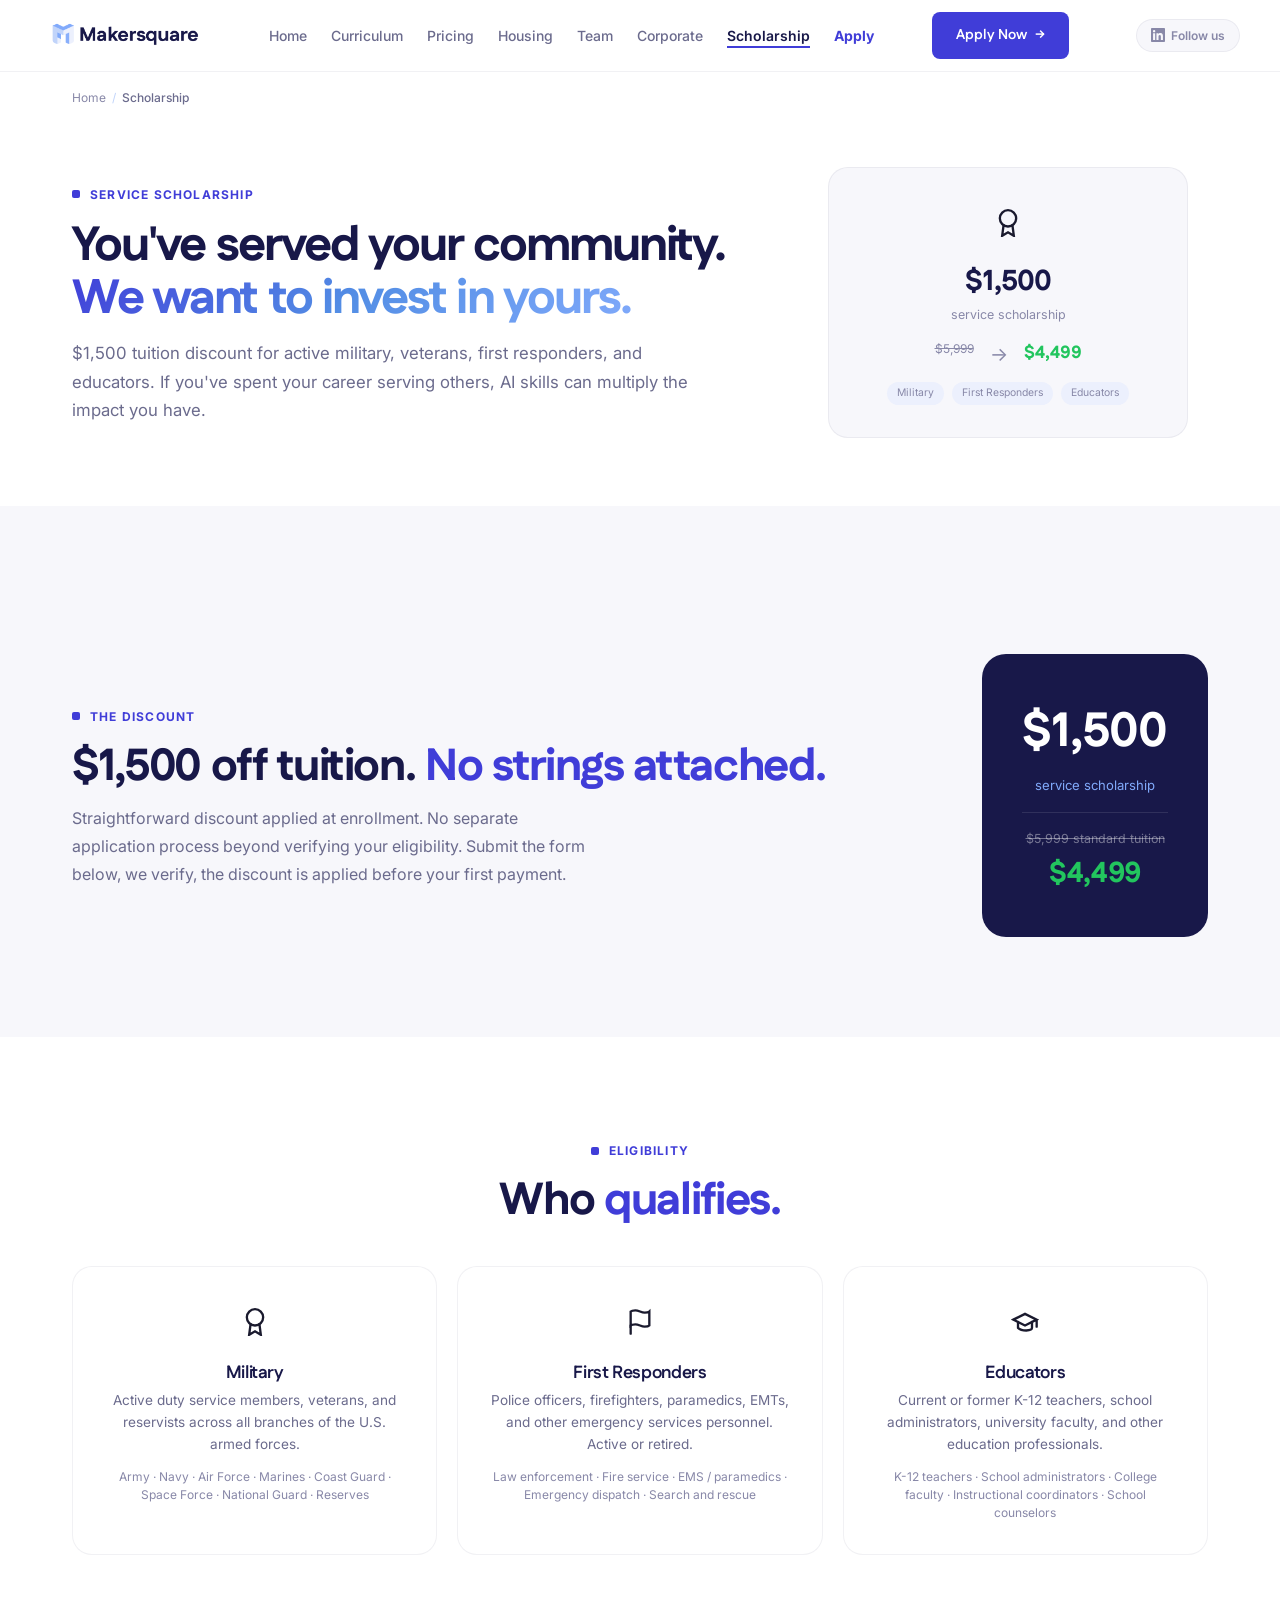
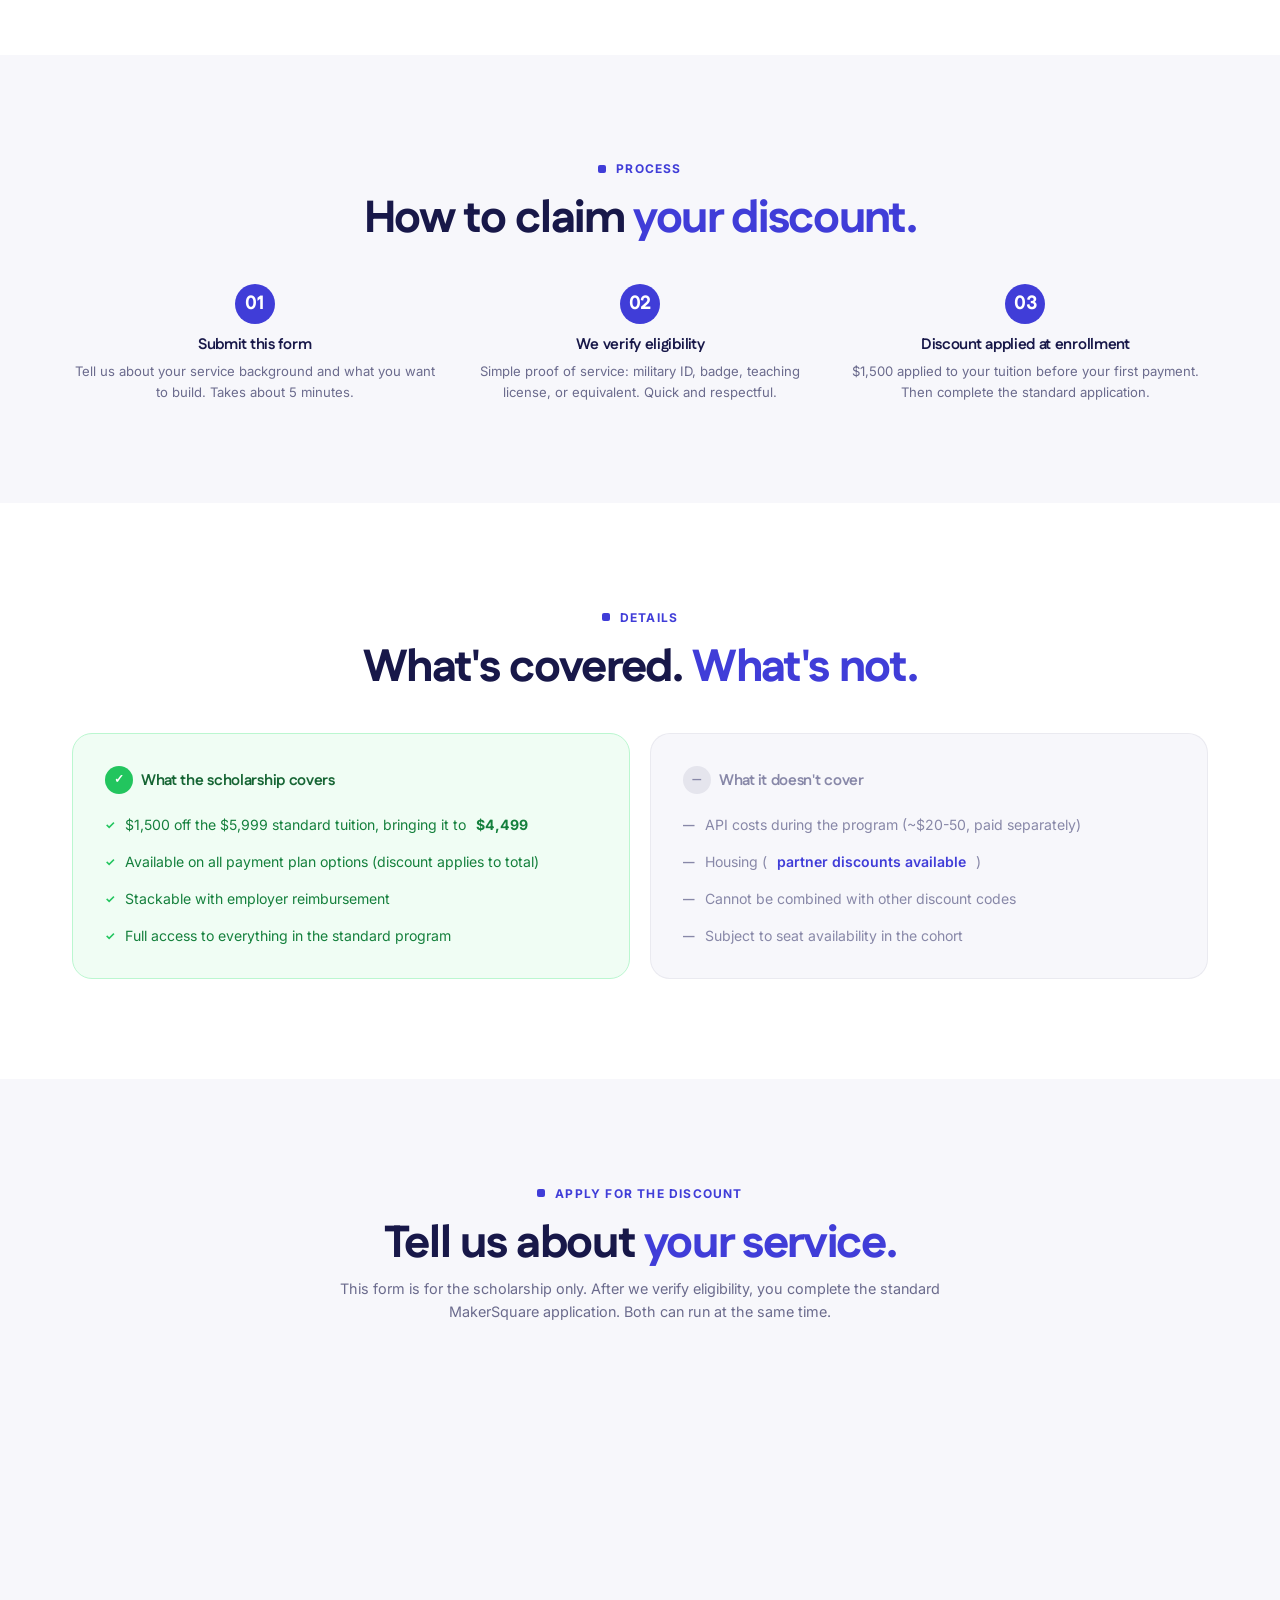
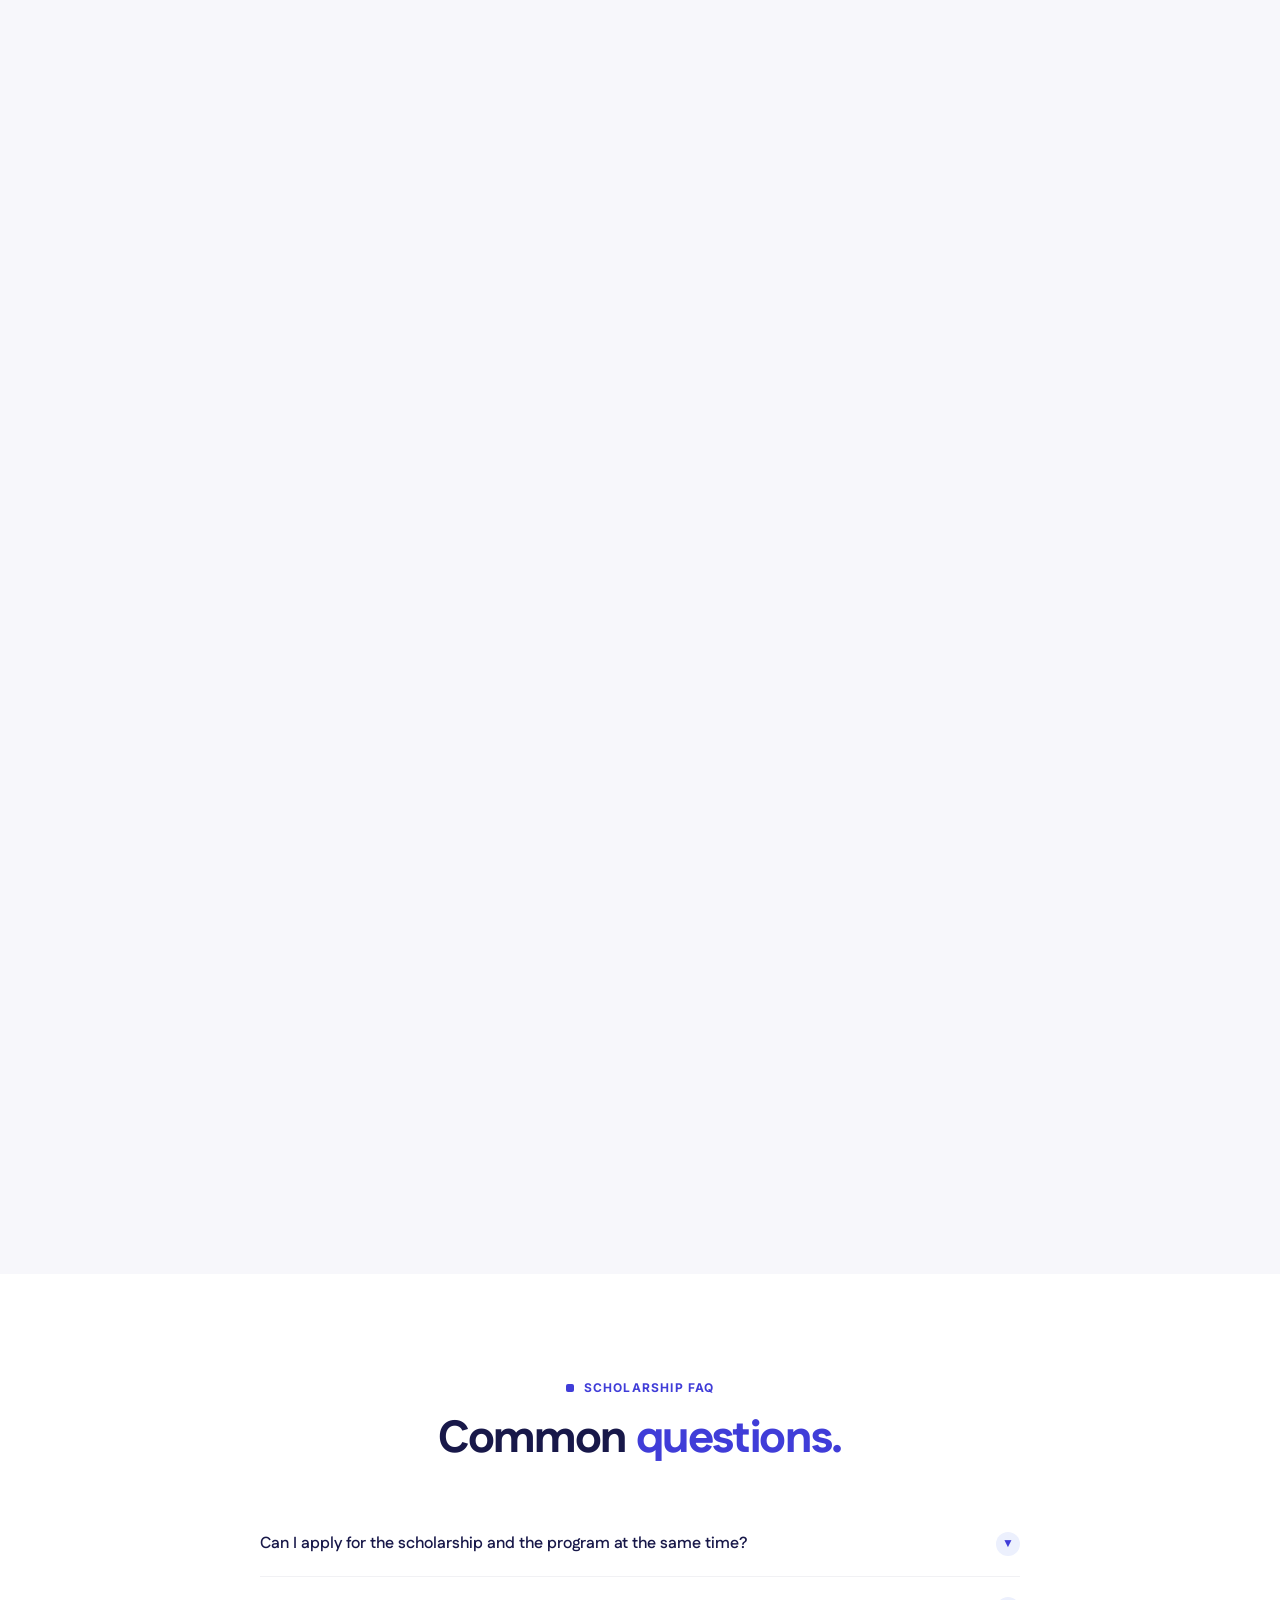
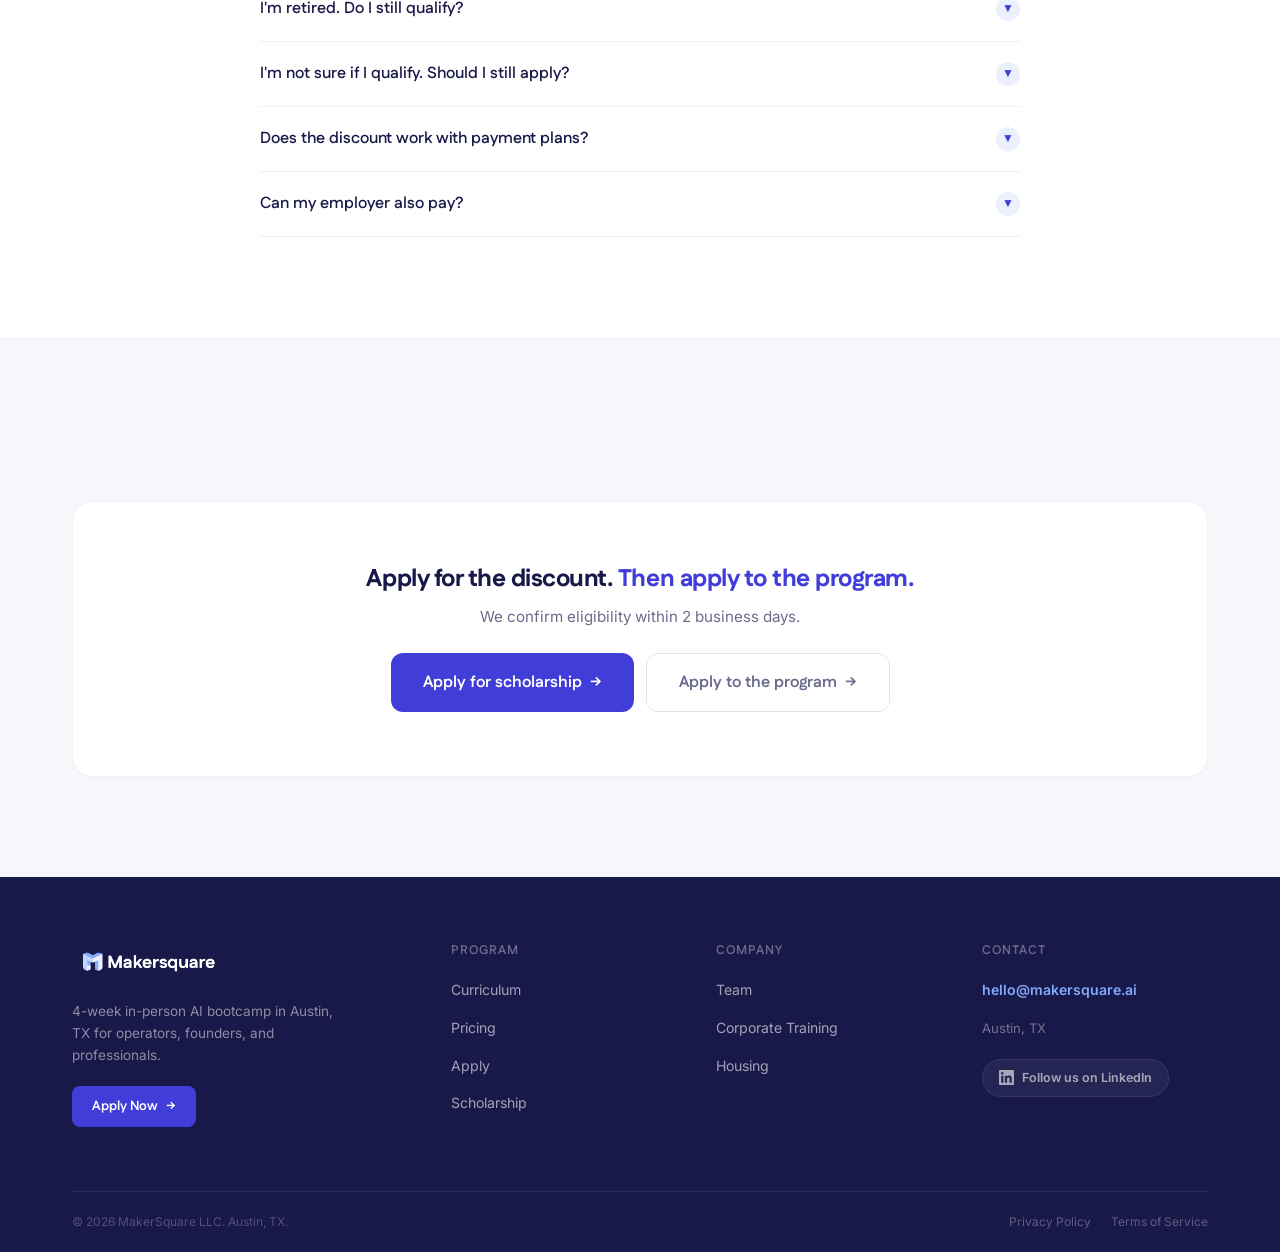
<file: scholarship.html>
<!DOCTYPE html>
<html lang="en">
<head>
<meta charset="UTF-8">
<meta name="viewport" content="width=device-width, initial-scale=1.0">
<title>AI Bootcamp Scholarship | Military, First Responders, Educators | MakerSquare</title>
<meta name="description" content="Tuition discount for military veterans, first responders, and educators at MakerSquare AI bootcamp in Austin, TX. Simple verification process. Stackable with employer reimbursement.">
<meta name="robots" content="index, follow">
<link rel="icon" type="image/svg+xml" href="favicon.svg">
<link rel="canonical" href="https://www.makersquare.ai/scholarship">
<meta property="og:type" content="website">
<meta property="og:url" content="https://www.makersquare.ai/scholarship">
<meta property="og:title" content="AI Bootcamp Scholarship | MakerSquare Austin">
<meta property="og:description" content="Tuition discount for military, first responders, and educators. Simple verification. Stackable with employer reimbursement.">
<meta property="og:image" content="https://www.makersquare.ai/og-image.jpg">
<meta name="twitter:card" content="summary_large_image">
<link rel="preconnect" href="https://fonts.googleapis.com">
<link rel="preconnect" href="https://fonts.gstatic.com" crossorigin>
<link href="https://fonts.googleapis.com/css2?family=Fustat:wght@400;500;600;700;800&family=Inter:wght@300;400;500;600;700;800&display=swap" rel="stylesheet">
<link rel="stylesheet" href="css/style.min.css">
<style>
/* ── Scholarship-specific ── */
.discount-hero { display: grid; grid-template-columns: 1fr auto; gap: var(--s8); align-items: center; margin-top: var(--s9); }
.discount-badge { background: var(--navy); border-radius: var(--r-2xl); padding: var(--s8); text-align: center; min-width: 220px; }
.discount-amount { font-family: var(--font-display); font-size: 3rem; font-weight: 800; color: var(--white); }
.discount-label { font-size: 0.82rem; color: var(--sky); margin-top: var(--s1); }
.discount-result { margin-top: var(--s4); padding-top: var(--s4); border-top: 1px solid rgba(255,255,255,0.1); }
.discount-from { font-size: 0.78rem; color: rgba(255,255,255,0.4); text-decoration: line-through; }
.discount-to { font-family: var(--font-display); font-size: 1.8rem; font-weight: 800; color: var(--green); margin-top: 2px; }

.qualify-grid { display: grid; grid-template-columns: repeat(3,1fr); gap: var(--s5); margin-top: var(--s8); }
.qualify-card { background: var(--white); border: 1px solid rgba(24,24,73,0.06); border-radius: var(--r-xl); padding: var(--s7); text-align: center; transition: all 0.3s ease; }
.qualify-card:hover { transform: translateY(-3px); box-shadow: var(--shadow-md); border-color: var(--ice); }
.qualify-icon { font-size: 2rem; margin-bottom: var(--s3); }
.qualify-card h3 { font-size: 1.1rem; margin-bottom: var(--s2); }
.qualify-card p { font-size: 0.85rem; color: var(--text-secondary); line-height: 1.6; margin-bottom: var(--s3); }
.qualify-examples { font-size: 0.75rem; color: var(--text-muted); line-height: 1.5; }

.how-steps { display: grid; grid-template-columns: repeat(3,1fr); gap: var(--s5); margin-top: var(--s8); }
.how-step { text-align: center; }
.how-step-num { font-family: var(--font-display); font-size: 1.2rem; font-weight: 800; color: var(--white); background: var(--indigo); width: 40px; height: 40px; border-radius: 50%; display: flex; align-items: center; justify-content: center; margin: 0 auto var(--s3); }
.how-step h3 { font-size: 0.95rem; margin-bottom: var(--s2); }
.how-step p { font-size: 0.82rem; color: var(--text-secondary); line-height: 1.6; }

.included-grid { display: grid; grid-template-columns: 1fr 1fr; gap: var(--s5); margin-top: var(--s8); }
.included-card { border-radius: var(--r-xl); padding: var(--s7); }
.included-card--yes { background: var(--green-bg); border: 1px solid var(--green-border); }
.included-card--no { background: var(--light-bg); border: 1px solid rgba(24,24,73,0.06); }
.included-card h3 { font-family: var(--font-display); font-size: 0.95rem; font-weight: 700; margin-bottom: var(--s5); display: flex; align-items: center; gap: 8px; }
.included-card--yes h3 { color: #166534; }
.included-card--no h3 { color: var(--text-muted); }
.included-icon { width: 28px; height: 28px; border-radius: 50%; display: flex; align-items: center; justify-content: center; font-size: 0.75rem; font-weight: 700; flex-shrink: 0; }
.included-icon--yes { background: var(--green); color: var(--white); }
.included-icon--no { background: rgba(24,24,73,0.08); color: var(--text-muted); }
.included-item { display: flex; align-items: flex-start; gap: 10px; font-size: 0.88rem; margin-bottom: var(--s4); line-height: 1.5; }
.included-card--yes .included-item { color: #15803d; }
.included-card--no .included-item { color: var(--text-muted); }
.included-item:last-child { margin-bottom: 0; }
.included-item-icon { font-size: 0.72rem; font-weight: 700; margin-top: 3px; flex-shrink: 0; }
.included-card--yes .included-item-icon { color: var(--green); }
.included-card--no .included-item-icon { color: var(--text-muted); }

.page-cta { background: var(--white); border: 1px solid rgba(24,24,73,0.06); border-radius: var(--r-xl); padding: var(--s10); text-align: center; margin-top: var(--s10); }
.page-cta h3 { font-family: var(--font-display); font-size: 1.5rem; font-weight: 800; color: var(--navy); margin-bottom: var(--s3); }
.page-cta p { font-size: 0.95rem; color: var(--text-secondary); margin-bottom: var(--s6); max-width: 480px; margin-left: auto; margin-right: auto; }

@media (max-width: 1024px) { .discount-hero { grid-template-columns: 1fr; } .qualify-grid { grid-template-columns: 1fr; } }
@media (max-width: 768px) { .how-steps { grid-template-columns: 1fr; } .included-grid { grid-template-columns: 1fr; } }
</style>
<script type="application/ld+json">
{
  "@context": "https://schema.org",
  "@type": "Course",
  "name": "MakerSquare AI Bootcamp — Service Scholarship",
  "description": "$1,500 tuition discount for military veterans, first responders, and educators. Tuition drops from $5,999 to $4,499.",
  "provider": {"@type": "EducationalOrganization", "name": "MakerSquare", "url": "https://www.makersquare.ai/"},
  "url": "https://www.makersquare.ai/scholarship",
  "hasCourseInstance": {
    "@type": "CourseInstance",
    "courseMode": "onsite",
    "startDate": "2026-07-06",
    "offers": {"@type": "Offer", "name": "Service Scholarship", "price": "4499", "priceCurrency": "USD", "availability": "https://schema.org/InStock", "url": "https://www.makersquare.ai/scholarship", "description": "$1,500 discount for military, first responders, and educators."}
  }
}
</script>
<script type="application/ld+json">
{"@context":"https://schema.org","@type":"BreadcrumbList","itemListElement":[{"@type":"ListItem","position":1,"name":"Home","item":"https://www.makersquare.ai/"},{"@type":"ListItem","position":2,"name":"Scholarship","item":"https://www.makersquare.ai/scholarship"}]}
</script>
</head>
<body>

<!-- NAV -->
<nav class="nav">
  <div class="nav-inner">
    <a href="index.html" class="nav-logo"><img src="logo-light.png" alt="MakerSquare"></a>
    <ul class="nav-links">
      <li><a href="index.html">Home</a></li>
      <li><a href="curriculum.html">Curriculum</a></li>
      <li><a href="pricing.html">Pricing</a></li>
      <li><a href="housing.html">Housing</a></li>
      <li><a href="team.html">Team</a></li>
      <li><a href="corporate.html">Corporate</a></li>
      <li><a href="scholarship.html" class="active">Scholarship</a></li>
      <li><a href="apply.html" class="nav-apply">Apply</a></li>
    </ul>
    <a href="apply.html" class="btn btn-primary btn-arrow">Apply Now </a>
    <div class="nav-social"><a href="https://www.linkedin.com/company/makersquare-ai" target="_blank" rel="noopener" aria-label="LinkedIn"><svg xmlns="http://www.w3.org/2000/svg" viewBox="0 0 24 24"><path d="M20.447 20.452h-3.554v-5.569c0-1.328-.027-3.037-1.852-3.037-1.853 0-2.136 1.445-2.136 2.939v5.667H9.351V9h3.414v1.561h.046c.477-.9 1.637-1.85 3.37-1.85 3.601 0 4.267 2.37 4.267 5.455v6.286zM5.337 7.433a2.062 2.062 0 01-2.063-2.065 2.064 2.064 0 112.063 2.065zm1.782 13.019H3.555V9h3.564v11.452zM22.225 0H1.771C.792 0 0 .774 0 1.729v20.542C0 23.227.792 24 1.771 24h20.451C23.2 24 24 23.227 24 22.271V1.729C24 .774 23.2 0 22.222 0h.003z"/></svg>Follow us</a></div>
    <button class="nav-hamburger" aria-label="Toggle menu"><span></span><span></span><span></span></button>
  </div>
</nav>
<div class="mobile-menu">
  <ul class="mobile-menu-links">
    <li><a href="index.html">Home</a></li>
    <li><a href="curriculum.html">Curriculum</a></li>
    <li><a href="pricing.html">Pricing</a></li>
    <li><a href="housing.html">Housing</a></li>
    <li><a href="team.html">Team</a></li>
    <li><a href="corporate.html">Corporate</a></li>
    <li><a href="scholarship.html">Scholarship</a></li>
    <li><a href="apply.html">Apply</a></li>
  </ul>
  <a href="apply.html" class="btn btn-primary btn-block btn-lg" style="margin-top:24px;">Apply Now</a>
</div>

<nav class="breadcrumbs" aria-label="Breadcrumb">
  <ol>
    <li><a href="index.html">Home</a></li>
    <li class="sep">/</li>
    <li class="current">Scholarship</li>
  </ol>
</nav>

<!-- HERO -->
<section class="section" style="padding-top:var(--s8);padding-bottom:var(--s9);">
  <div class="container">
    <div class="page-hero-grid">
      <div>
        <div class="section-label reveal">Service Scholarship</div>
    <h1 class="reveal" style="font-size:clamp(2rem,4vw,3rem);">You've served your community.<br><span class="text-gradient">We want to invest in yours.</span></h1>
    <p class="section-sub reveal" style="max-width:640px;">$1,500 tuition discount for active military, veterans, first responders, and educators. If you've spent your career serving others, AI skills can multiply the impact you have.</p>
      </div>
      <div class="page-hero-visual reveal">
        <div style="background:var(--light-bg);border:1px solid rgba(24,24,73,0.06);border-radius:var(--r-xl);padding:var(--s7);position:relative;text-align:center;">
          <div style="font-size:2rem;margin-bottom:8px;"><svg width="28" height="28" viewBox="0 0 24 24" fill="none" stroke="currentColor" stroke-width="2" stroke-linecap="round"><circle cx="12" cy="8" r="7"/><path d="M8.21 13.89L7 23l5-3 5 3-1.21-9.12"/></svg></div>
          <div style="font-family:var(--font-display);font-size:1.8rem;font-weight:800;color:var(--navy);">$1,500</div>
          <div style="font-size:0.78rem;color:var(--text-muted);margin-bottom:14px;">service scholarship</div>
          <div style="display:flex;justify-content:center;gap:16px;margin-bottom:10px;">
            <div style="text-align:center;"><div style="font-size:0.75rem;color:var(--text-muted);text-decoration:line-through;">$5,999</div></div>
            <div style="font-size:1.2rem;color:var(--text-muted);">&#8594;</div>
            <div style="text-align:center;"><div style="font-family:var(--font-display);font-size:1.1rem;font-weight:800;color:var(--green);">$4,499</div></div>
          </div>
          <div style="display:flex;justify-content:center;gap:8px;margin-top:12px;">
            <div style="font-size:0.65rem;color:var(--text-muted);background:var(--cloud);border-radius:var(--r-full);padding:3px 10px;">Military</div>
            <div style="font-size:0.65rem;color:var(--text-muted);background:var(--cloud);border-radius:var(--r-full);padding:3px 10px;">First Responders</div>
            <div style="font-size:0.65rem;color:var(--text-muted);background:var(--cloud);border-radius:var(--r-full);padding:3px 10px;">Educators</div>
          </div>
        </div>
      </div>
    </div>
  </div>
</section>


<!-- DISCOUNT HIGHLIGHT -->
<section class="section section--alt">
  <div class="container">
    <div class="discount-hero">
      <div>
        <div class="section-label reveal">The discount</div>
        <h2 class="reveal">$1,500 off tuition. <span class="text-accent">No strings attached.</span></h2>
        <p class="reveal" style="color:var(--text-secondary);margin-top:var(--s3);line-height:1.75;max-width:520px;">Straightforward discount applied at enrollment. No separate application process beyond verifying your eligibility. Submit the form below, we verify, the discount is applied before your first payment.</p>
      </div>
      <div class="discount-badge reveal">
        <div class="discount-amount">$1,500</div>
        <div class="discount-label">service scholarship</div>
        <div class="discount-result">
          <div class="discount-from">$5,999 standard tuition</div>
          <div class="discount-to">$4,499</div>
        </div>
      </div>
    </div>
  </div>
</section>


<!-- WHO QUALIFIES -->
<section class="section">
  <div class="container">
    <div style="text-align:center;">
      <div class="section-label reveal" style="justify-content:center;">Eligibility</div>
      <h2 class="reveal">Who <span class="text-accent">qualifies.</span></h2>
    </div>

    <div class="qualify-grid">
      <div class="qualify-card reveal reveal-d1">
        <div class="qualify-icon"><svg width="28" height="28" viewBox="0 0 24 24" fill="none" stroke="currentColor" stroke-width="2" stroke-linecap="round"><circle cx="12" cy="8" r="7"/><path d="M8.21 13.89L7 23l5-3 5 3-1.21-9.12"/></svg></div>
        <h3>Military</h3>
        <p>Active duty service members, veterans, and reservists across all branches of the U.S. armed forces.</p>
        <div class="qualify-examples">Army &middot; Navy &middot; Air Force &middot; Marines &middot; Coast Guard &middot; Space Force &middot; National Guard &middot; Reserves</div>
      </div>
      <div class="qualify-card reveal reveal-d2">
        <div class="qualify-icon"><svg width="28" height="28" viewBox="0 0 24 24" fill="none" stroke="currentColor" stroke-width="2" stroke-linecap="round"><path d="M4 15s1-1 4-1 5 2 8 2 4-1 4-1V3s-1 1-4 1-5-2-8-2-4 1-4 1z"/><line x1="4" y1="22" x2="4" y2="15"/></svg></div>
        <h3>First Responders</h3>
        <p>Police officers, firefighters, paramedics, EMTs, and other emergency services personnel. Active or retired.</p>
        <div class="qualify-examples">Law enforcement &middot; Fire service &middot; EMS / paramedics &middot; Emergency dispatch &middot; Search and rescue</div>
      </div>
      <div class="qualify-card reveal reveal-d3">
        <div class="qualify-icon"><svg width="28" height="28" viewBox="0 0 24 24" fill="none" stroke="currentColor" stroke-width="2" stroke-linecap="round"><path d="M22 10v6M2 10l10-5 10 5-10 5z"/><path d="M6 12v5c3 3 12 3 12 0v-5"/></svg></div>
        <h3>Educators</h3>
        <p>Current or former K-12 teachers, school administrators, university faculty, and other education professionals.</p>
        <div class="qualify-examples">K-12 teachers &middot; School administrators &middot; College faculty &middot; Instructional coordinators &middot; School counselors</div>
      </div>
    </div>
  </div>
</section>


<!-- HOW TO CLAIM -->
<section class="section section--alt">
  <div class="container">
    <div style="text-align:center;">
      <div class="section-label reveal" style="justify-content:center;">Process</div>
      <h2 class="reveal">How to claim <span class="text-accent">your discount.</span></h2>
    </div>

    <div class="how-steps">
      <div class="how-step reveal reveal-d1">
        <div class="how-step-num">01</div>
        <h3>Submit this form</h3>
        <p>Tell us about your service background and what you want to build. Takes about 5 minutes.</p>
      </div>
      <div class="how-step reveal reveal-d2">
        <div class="how-step-num">02</div>
        <h3>We verify eligibility</h3>
        <p>Simple proof of service: military ID, badge, teaching license, or equivalent. Quick and respectful.</p>
      </div>
      <div class="how-step reveal reveal-d3">
        <div class="how-step-num">03</div>
        <h3>Discount applied at enrollment</h3>
        <p>$1,500 applied to your tuition before your first payment. Then complete the standard application.</p>
      </div>
    </div>
  </div>
</section>


<!-- WHAT'S COVERED -->
<section class="section">
  <div class="container">
    <div style="text-align:center;margin-bottom:var(--s3);">
      <div class="section-label reveal" style="justify-content:center;">Details</div>
      <h2 class="reveal">What's covered. <span class="text-accent">What's not.</span></h2>
    </div>

    <div class="included-grid">
      <div class="included-card included-card--yes reveal">
        <h3><span class="included-icon included-icon--yes">&#10003;</span> What the scholarship covers</h3>
        <div class="included-item"><span class="included-item-icon">&#10003;</span> $1,500 off the $5,999 standard tuition, bringing it to <strong>$4,499</strong></div>
        <div class="included-item"><span class="included-item-icon">&#10003;</span> Available on all payment plan options (discount applies to total)</div>
        <div class="included-item"><span class="included-item-icon">&#10003;</span> Stackable with employer reimbursement</div>
        <div class="included-item"><span class="included-item-icon">&#10003;</span> Full access to everything in the standard program</div>
      </div>
      <div class="included-card included-card--no reveal">
        <h3><span class="included-icon included-icon--no">&mdash;</span> What it doesn't cover</h3>
        <div class="included-item"><span class="included-item-icon">&mdash;</span> API costs during the program (~$20-50, paid separately)</div>
        <div class="included-item"><span class="included-item-icon">&mdash;</span> Housing (<a href="housing.html" style="color:var(--indigo);font-weight:600;">partner discounts available</a>)</div>
        <div class="included-item"><span class="included-item-icon">&mdash;</span> Cannot be combined with other discount codes</div>
        <div class="included-item"><span class="included-item-icon">&mdash;</span> Subject to seat availability in the cohort</div>
      </div>
    </div>
  </div>
</section>


<!-- FORM -->
<section class="section section--alt">
  <div class="container">
    <div style="max-width:600px;margin:0 auto;text-align:center;">
      <div class="section-label reveal" style="justify-content:center;">Apply for the discount</div>
      <h2 class="reveal">Tell us about <span class="text-accent">your service.</span></h2>
      <p class="reveal" style="font-size:0.9rem;color:var(--text-secondary);margin-top:var(--s2);margin-bottom:var(--s6);">This form is for the scholarship only. After we verify eligibility, you complete the standard MakerSquare application. Both can run at the same time.</p>

      <!-- FORM PLACEHOLDER -->
      <div id="zf_div_cJYd0gM4DijLDuTBv2MVXW6ldTJtfZ0hNUmtwmql-6Q"></div>
      <script type="text/javascript">
      (function() {
          try{
              var f = document.createElement("iframe");
              var ifrmSrc = 'https://forms.zohopublic.com/makersquare/form/ScholarshipSubmission/formperma/cJYd0gM4DijLDuTBv2MVXW6ldTJtfZ0hNUmtwmql-6Q?zf_rszfm=1';
              try{
                  if ( typeof ZFAdvLead != "undefined" && typeof zfutm_zfAdvLead != "undefined" ) { for( var prmIdx = 0 ; prmIdx < ZFAdvLead.utmPNameArr.length ; prmIdx ++ ) { var utmPm = ZFAdvLead.utmPNameArr[ prmIdx ]; utmPm = ( ZFAdvLead.isSameDomian && ( ZFAdvLead.utmcustPNameArr.indexOf(utmPm) == -1 ) ) ? "zf_" + utmPm : utmPm; var utmVal = zfutm_zfAdvLead.zfautm_gC_enc( ZFAdvLead.utmPNameArr[ prmIdx ] ); if ( typeof utmVal !== "undefined" ) { if ( utmVal != "" ) { if(ifrmSrc.indexOf('?') > 0){ ifrmSrc = ifrmSrc+'&'+utmPm+'='+utmVal; }else{ ifrmSrc = ifrmSrc+'?'+utmPm+'='+utmVal; } } } } }
                  if ( typeof ZFLead !== "undefined" && typeof zfutm_zfLead !== "undefined" ) { for( var prmIdx = 0 ; prmIdx < ZFLead.utmPNameArr.length ; prmIdx ++ ) { var utmPm = ZFLead.utmPNameArr[ prmIdx ]; var utmVal = zfutm_zfLead.zfutm_gC_enc( ZFLead.utmPNameArr[ prmIdx ] ); if ( typeof utmVal !== "undefined" ) { if ( utmVal != "" ){ if(ifrmSrc.indexOf('?') > 0){ ifrmSrc = ifrmSrc+'&'+utmPm+'='+utmVal; }else{ ifrmSrc = ifrmSrc+'?'+utmPm+'='+utmVal; } } } } }
              }catch(e){}
              f.src = ifrmSrc; f.style.border="none"; f.style.height="1419px"; f.style.width="100%"; f.style.maxWidth="560px"; f.style.transition="all 0.5s ease"; f.setAttribute("aria-label", "Scholarship Submission");
              var d = document.getElementById("zf_div_cJYd0gM4DijLDuTBv2MVXW6ldTJtfZ0hNUmtwmql-6Q"); d.appendChild(f);
              window.addEventListener('message', function (){ var evntData = event.data; if( evntData && evntData.constructor == String ){ var zf_ifrm_data = evntData.split("|"); if ( zf_ifrm_data.length == 2 || zf_ifrm_data.length == 3 ) { var zf_perma = zf_ifrm_data[0]; var zf_ifrm_ht_nw = ( parseInt(zf_ifrm_data[1], 10) + 15 ) + "px"; var iframe = document.getElementById("zf_div_cJYd0gM4DijLDuTBv2MVXW6ldTJtfZ0hNUmtwmql-6Q").getElementsByTagName("iframe")[0]; if ( (iframe.src).indexOf('formperma') > 0 && (iframe.src).indexOf(zf_perma) > 0 ) { var prevIframeHeight = iframe.style.height; if ( prevIframeHeight != zf_ifrm_ht_nw ) { iframe.style.height = zf_ifrm_ht_nw; } } } } }, false);
          }catch(e){}
      })();
      </script>
</section>


<!-- FAQ -->
<section class="section">
  <div class="container">
    <div style="text-align:center;">
      <div class="section-label reveal" style="justify-content:center;">Scholarship FAQ</div>
      <h2 class="reveal">Common <span class="text-accent">questions.</span></h2>
    </div>

    <div class="faq-list">
      <div class="faq-item reveal"><button class="faq-question">Can I apply for the scholarship and the program at the same time?<span class="faq-chevron">&#9660;</span></button><div class="faq-answer"><div class="faq-answer-inner">Yes. Submit the scholarship form and the program application simultaneously. We verify eligibility in parallel.</div></div></div>
      <div class="faq-item reveal"><button class="faq-question">I'm retired. Do I still qualify?<span class="faq-chevron">&#9660;</span></button><div class="faq-answer"><div class="faq-answer-inner">Yes. The scholarship applies to both active and retired service members, first responders, and educators.</div></div></div>
      <div class="faq-item reveal"><button class="faq-question">I'm not sure if I qualify. Should I still apply?<span class="faq-chevron">&#9660;</span></button><div class="faq-answer"><div class="faq-answer-inner">Yes. Submit the form anyway. We'd rather err on the side of including people. We'll let you know within 2 business days.</div></div></div>
      <div class="faq-item reveal"><button class="faq-question">Does the discount work with payment plans?<span class="faq-chevron">&#9660;</span></button><div class="faq-answer"><div class="faq-answer-inner">Yes. The $1,500 discount is applied to your total tuition ($4,499), then you can split that across payments.</div></div></div>
      <div class="faq-item reveal"><button class="faq-question">Can my employer also pay?<span class="faq-chevron">&#9660;</span></button><div class="faq-answer"><div class="faq-answer-inner">Yes. The scholarship is stackable with employer reimbursement. Your employer covers the discounted tuition, not the original amount.</div></div></div>
    </div>
  </div>
</section>


<!-- FINAL CTA -->
<section class="section section--alt">
  <div class="container">
    <div class="page-cta reveal">
      <h3>Apply for the discount. <span class="text-accent">Then apply to the program.</span></h3>
      <p>We confirm eligibility within 2 business days.</p>
      <div style="display:flex;gap:var(--s3);justify-content:center;flex-wrap:wrap;">
        <a href="#" onclick="document.querySelector('.section--alt .section-label').scrollIntoView({behavior:'smooth'});return false;" class="btn btn-primary btn-lg btn-arrow">Apply for scholarship </a>
        <a href="apply.html" class="btn btn-ghost btn-lg btn-arrow">Apply to the program </a>
      </div>
    </div>
  </div>
</section>


<!-- FOOTER -->
<footer class="footer">
  <div class="container">
    <div class="footer-grid">
      <div class="footer-brand">
        <a href="index.html" class="footer-logo"><img src="logo-dark.png" alt="MakerSquare"></a>
        <p>4-week in-person AI bootcamp in Austin, TX for operators, founders, and professionals.</p>
        <a href="apply.html" class="btn btn-primary btn-arrow" style="font-size:0.82rem;padding:10px 20px;">Apply Now </a>
      </div>
      <div>
        <div class="footer-col-title">Program</div>
        <ul class="footer-col-links">
          <li><a href="curriculum.html">Curriculum</a></li>
          <li><a href="pricing.html">Pricing</a></li>
          <li><a href="apply.html">Apply</a></li>
          <li><a href="scholarship.html">Scholarship</a></li>
        </ul>
      </div>
      <div>
        <div class="footer-col-title">Company</div>
        <ul class="footer-col-links">
          <li><a href="team.html">Team</a></li>
          <li><a href="corporate.html">Corporate Training</a></li>
          <li><a href="housing.html">Housing</a></li>
        </ul>
      </div>
      <div>
        <div class="footer-col-title">Contact</div>
        <a href="mailto:hello@makersquare.ai" class="footer-contact-email">hello@makersquare.ai</a>
        <p style="font-size:0.82rem;color:rgba(255,255,255,0.4);">Austin, TX</p>
        <div class="footer-social"><a href="https://www.linkedin.com/company/makersquare-ai" target="_blank" rel="noopener" aria-label="LinkedIn"><svg xmlns="http://www.w3.org/2000/svg" viewBox="0 0 24 24"><path d="M20.447 20.452h-3.554v-5.569c0-1.328-.027-3.037-1.852-3.037-1.853 0-2.136 1.445-2.136 2.939v5.667H9.351V9h3.414v1.561h.046c.477-.9 1.637-1.85 3.37-1.85 3.601 0 4.267 2.37 4.267 5.455v6.286zM5.337 7.433a2.062 2.062 0 01-2.063-2.065 2.064 2.064 0 112.063 2.065zm1.782 13.019H3.555V9h3.564v11.452zM22.225 0H1.771C.792 0 0 .774 0 1.729v20.542C0 23.227.792 24 1.771 24h20.451C23.2 24 24 23.227 24 22.271V1.729C24 .774 23.2 0 22.222 0h.003z"/></svg>Follow us on LinkedIn</a></div>
      </div>
    </div>
    <div class="footer-bottom">
      <div class="footer-copy">&copy; 2026 MakerSquare LLC. Austin, TX.</div>
      <div class="footer-bottom-links">
        <a href="privacy.html">Privacy Policy</a>
        <a href="terms.html">Terms of Service</a>
      </div>
    </div>
  </div>
</footer>

<script src="js/main.min.js"></script>
<script type="text/javascript" src="https://forms.zoho.com/js/zf_gclid.js"> </script>
<script>window.$zoho=window.$zoho || {};$zoho.salesiq=$zoho.salesiq||{ready:function(){}}</script><script id="zsiqscript" src="https://salesiq.zohopublic.com/widget?wc=siq885ea214ffc25f4f452068cc9bc1cec4353b0ff61817b77233444928d383fe96" defer></script>
</body>
</html>
</file>
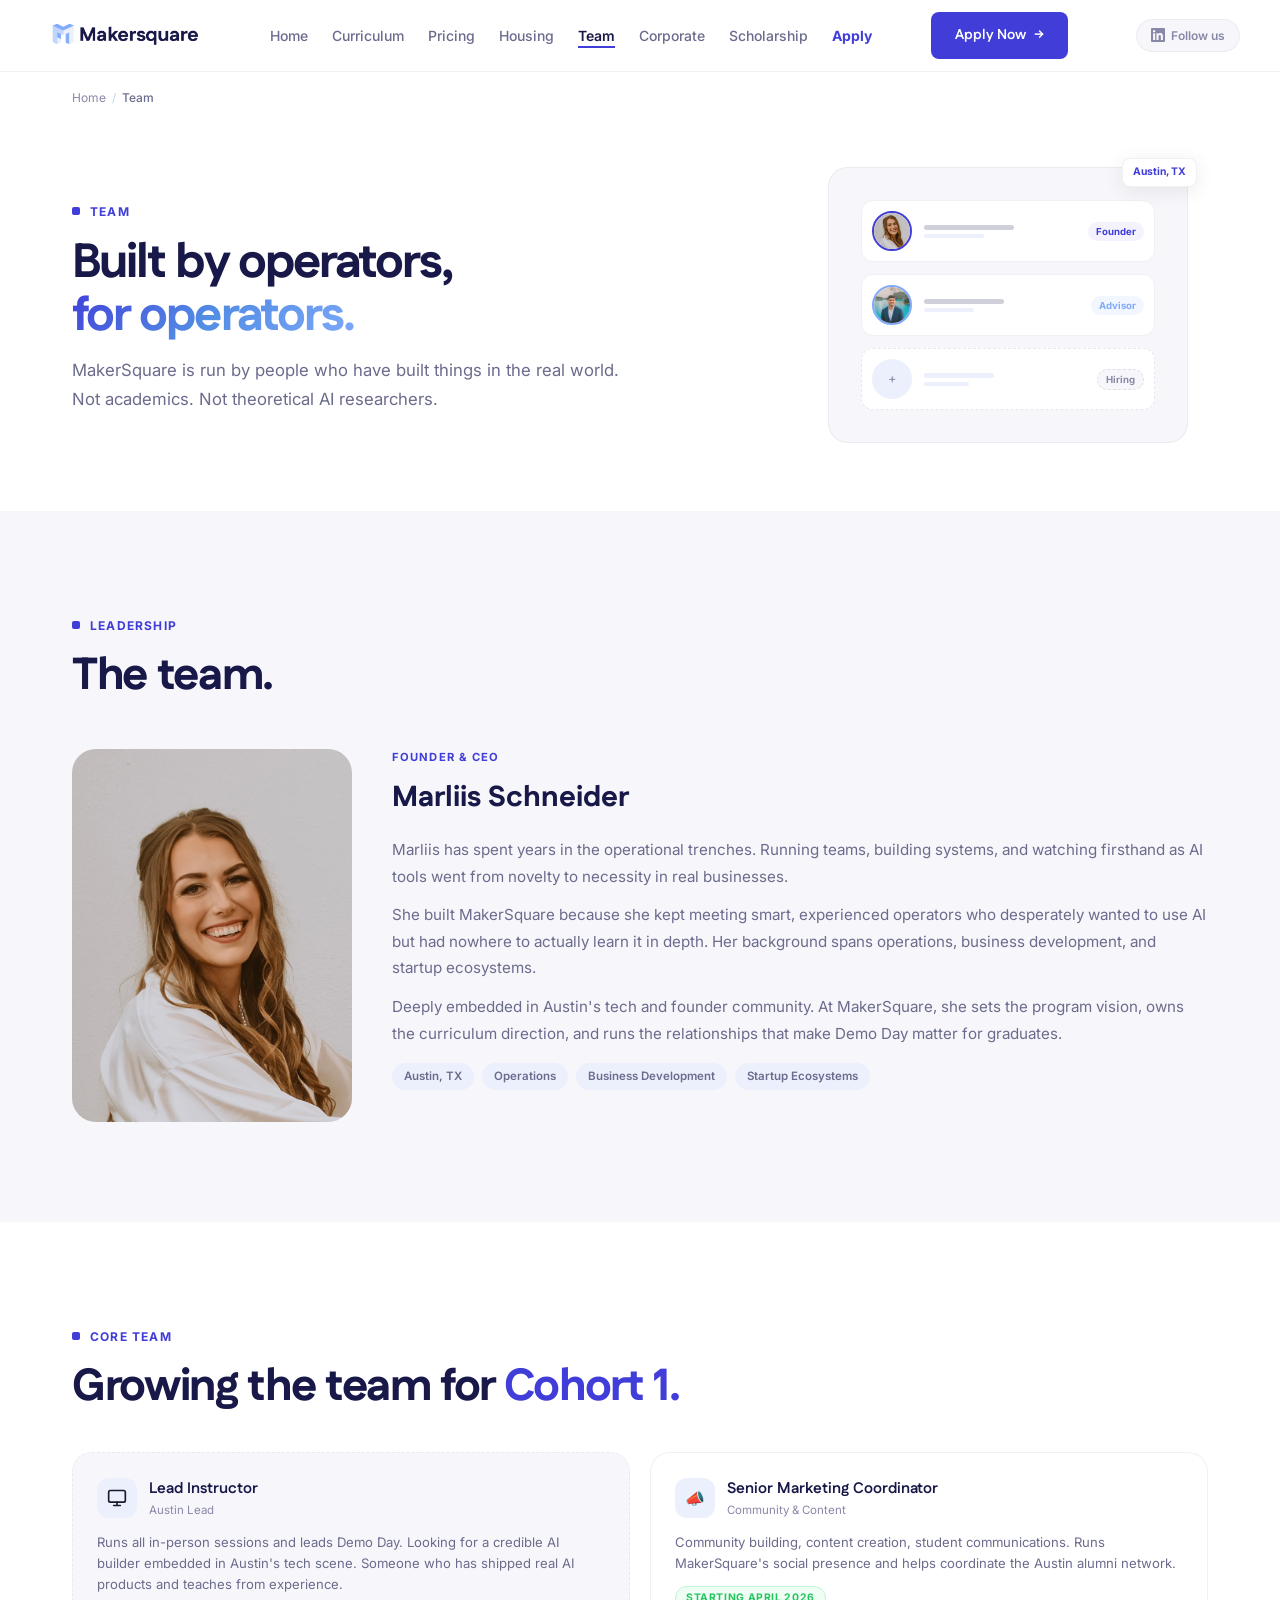
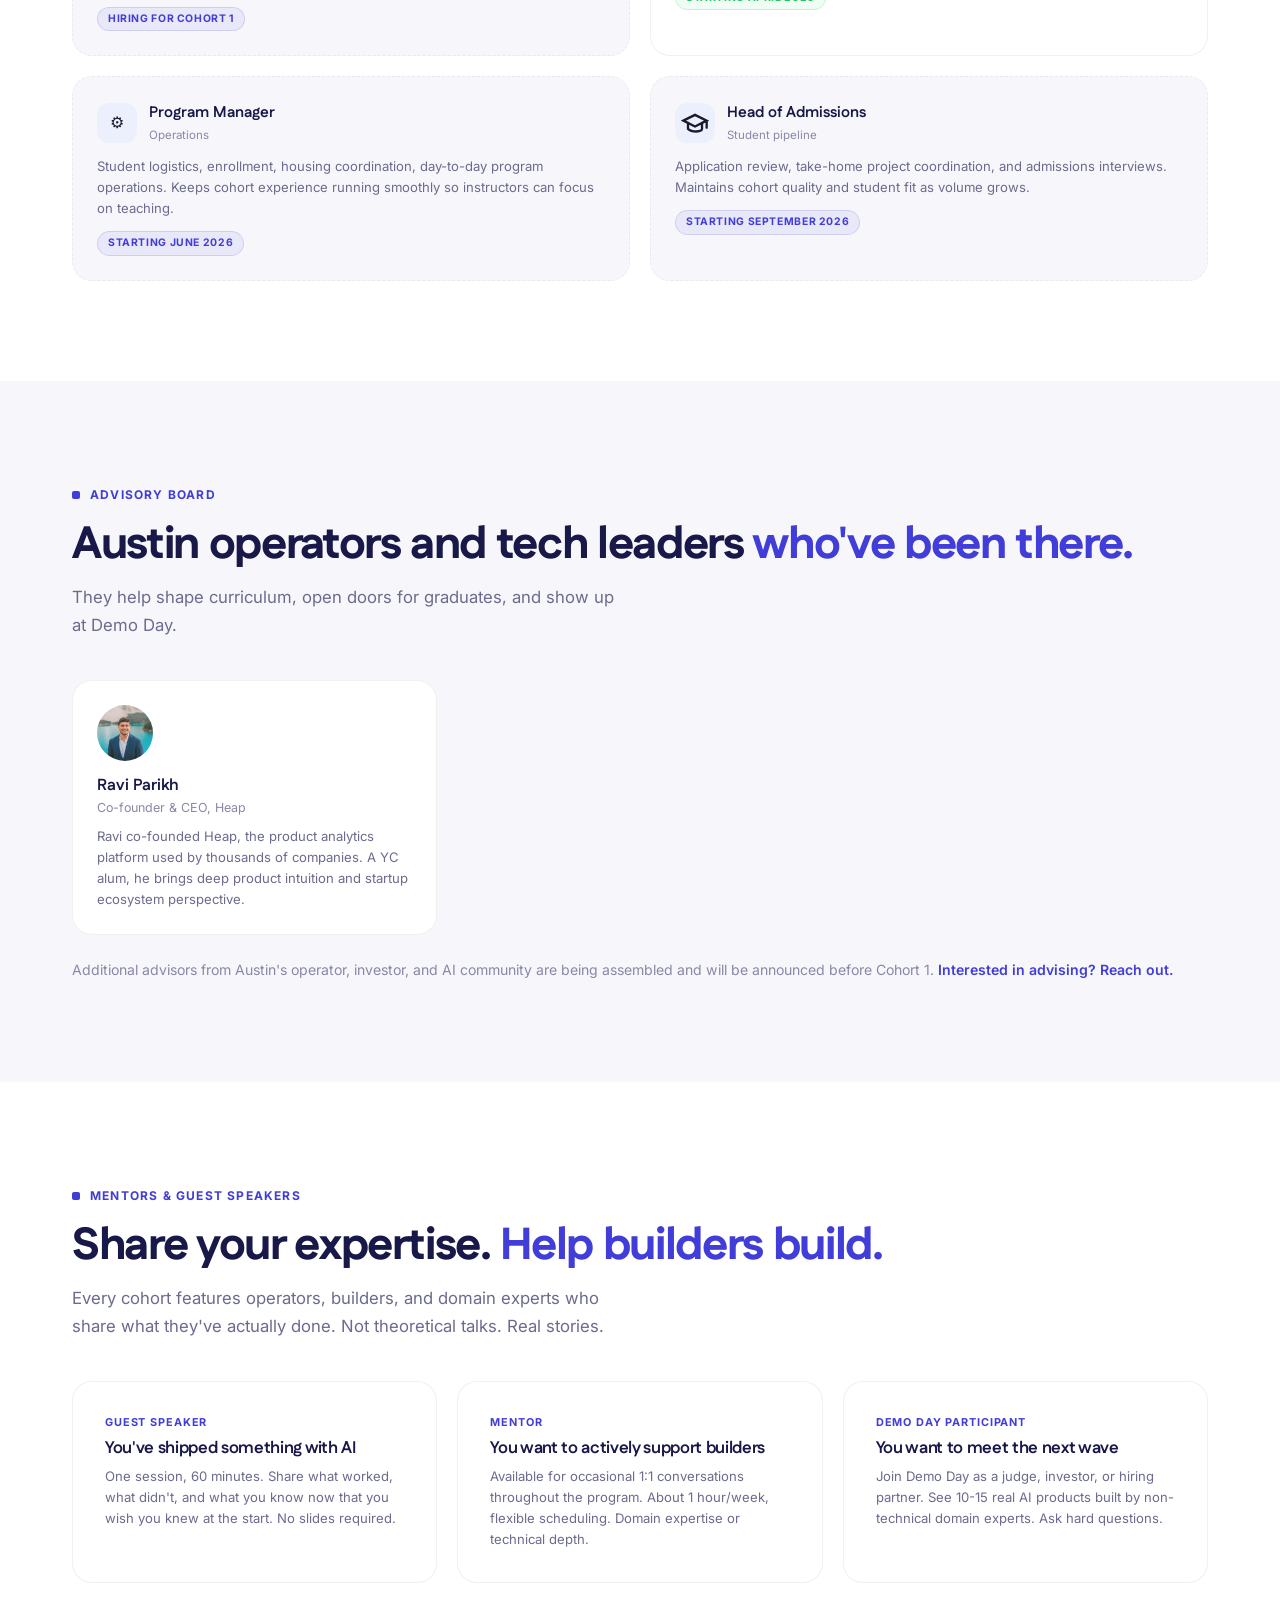
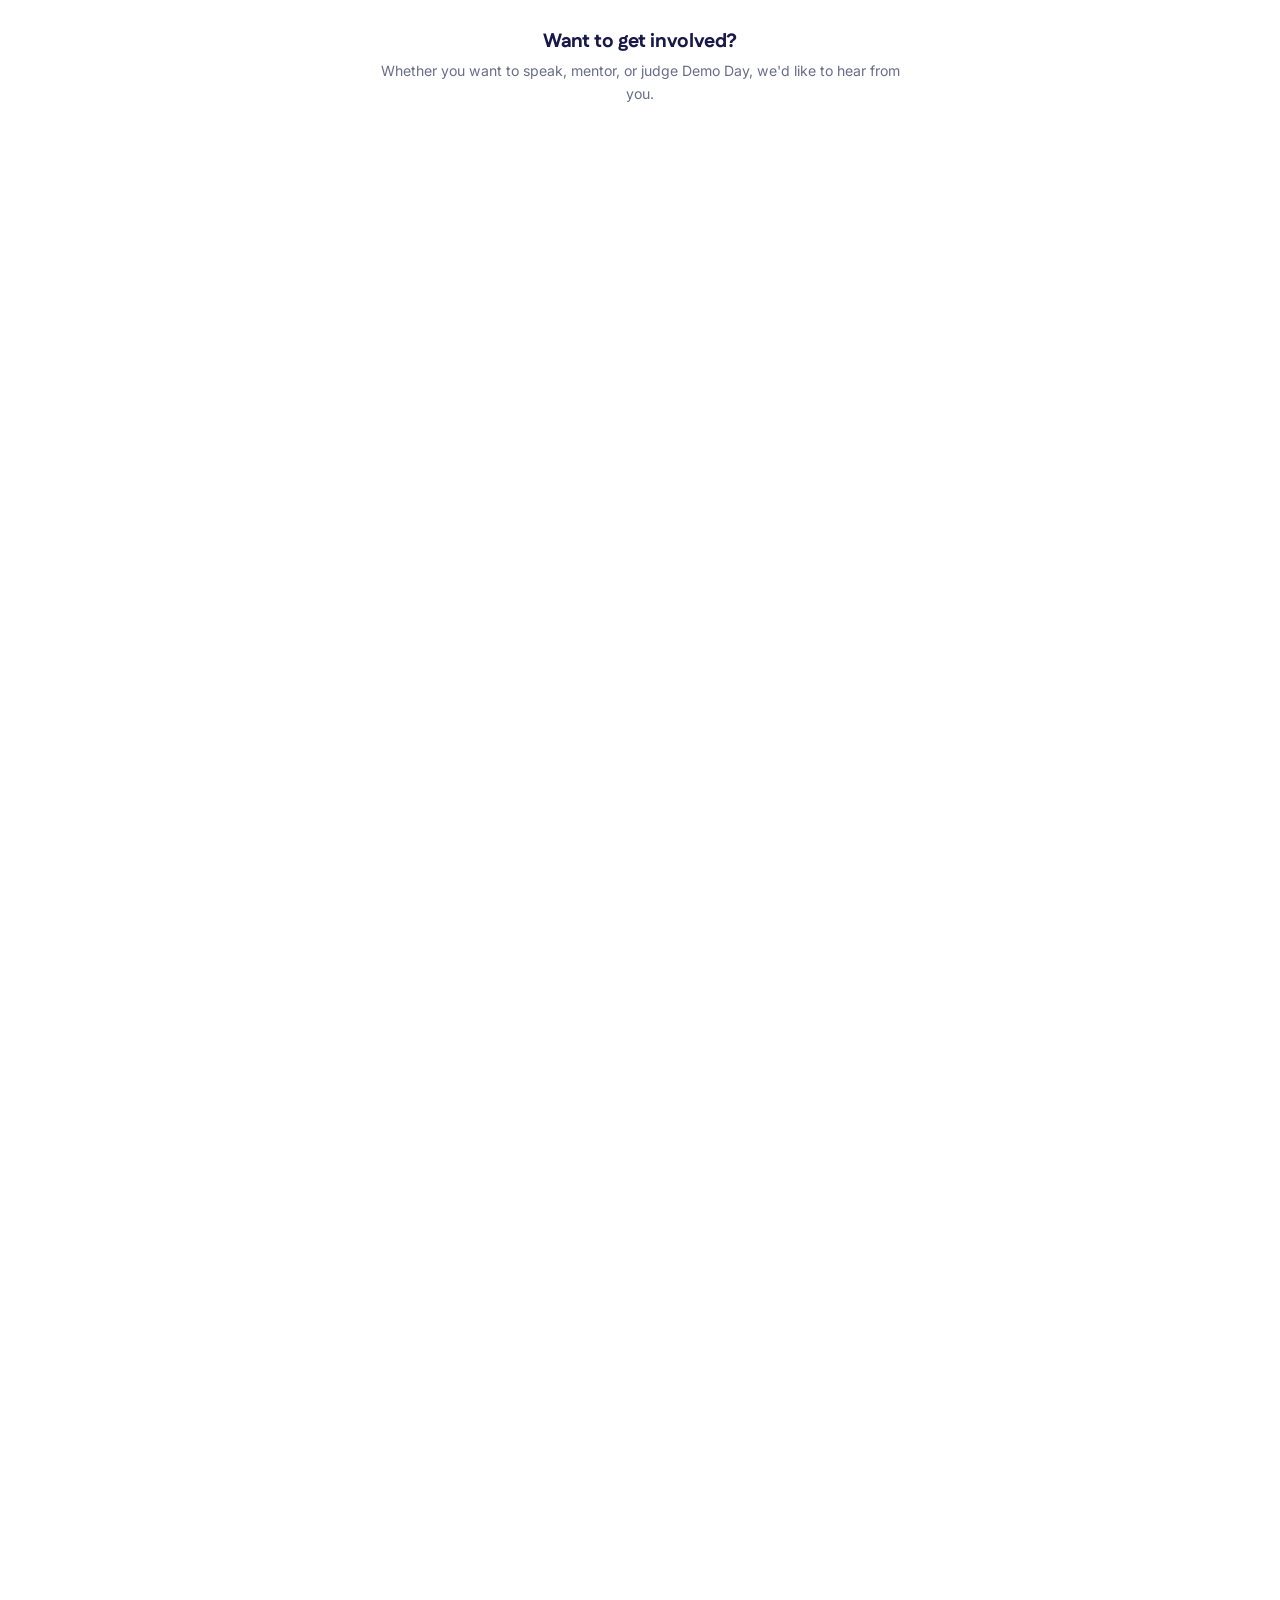
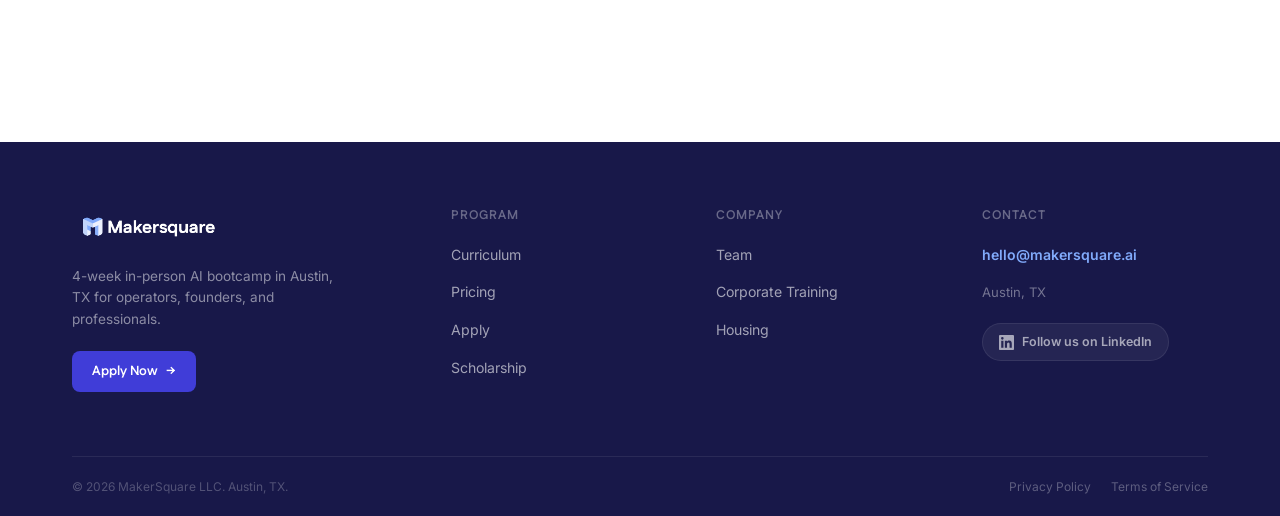
<file: team.html>
<!DOCTYPE html>
<html lang="en">
<head>
<meta charset="UTF-8">
<meta name="viewport" content="width=device-width, initial-scale=1.0">
<title>Our Team | MakerSquare AI Bootcamp Austin</title>
<meta name="description" content="Meet the operators, builders, and advisors behind MakerSquare in Austin, TX. Built by people with real world experience in startups, tech, and business operations.">
<meta name="robots" content="index, follow">
<link rel="icon" type="image/svg+xml" href="favicon.svg">
<link rel="canonical" href="https://www.makersquare.ai/team">
<meta property="og:type" content="website">
<meta property="og:url" content="https://www.makersquare.ai/team">
<meta property="og:title" content="Our Team | MakerSquare AI Bootcamp Austin">
<meta property="og:description" content="Meet the team behind MakerSquare. Built by operators with real world experience in startups and tech.">
<meta property="og:image" content="https://www.makersquare.ai/og-image.jpg">
<meta name="twitter:card" content="summary_large_image">
<link rel="preconnect" href="https://fonts.googleapis.com">
<link rel="preconnect" href="https://fonts.gstatic.com" crossorigin>
<link href="https://fonts.googleapis.com/css2?family=Fustat:wght@400;500;600;700;800&family=Inter:wght@300;400;500;600;700;800&display=swap" rel="stylesheet">
<link rel="stylesheet" href="css/style.min.css">
<style>
/* ── Team-specific ── */
.founder-card { display: grid; grid-template-columns: 280px 1fr; gap: var(--s8); align-items: start; margin-top: var(--s9); }
.founder-photo { border-radius: var(--r-2xl); overflow: hidden; aspect-ratio: 3/4; background: linear-gradient(135deg, var(--cloud) 0%, var(--ice) 100%); }
.founder-photo img { width: 100%; height: 100%; object-fit: cover; }
.founder-role { font-size: 0.7rem; font-weight: 700; letter-spacing: 0.1em; text-transform: uppercase; color: var(--indigo); margin-bottom: var(--s2); }
.founder-name { font-family: var(--font-display); font-size: 1.8rem; font-weight: 800; color: var(--navy); margin-bottom: var(--s4); }
.founder-bio p { font-size: 0.95rem; color: var(--text-secondary); line-height: 1.75; margin-bottom: var(--s3); }
.founder-tags { display: flex; flex-wrap: wrap; gap: 8px; margin-top: var(--s4); }
.founder-tag { font-size: 0.72rem; font-weight: 600; color: var(--text-secondary); background: var(--cloud); border-radius: var(--r-full); padding: 4px 12px; }

.hiring-grid { display: grid; grid-template-columns: repeat(2, 1fr); gap: var(--s5); margin-top: var(--s8); }
.hiring-card { background: var(--white); border: 1px solid rgba(24,24,73,0.06); border-radius: var(--r-xl); padding: var(--s6); transition: all 0.3s ease; }
.hiring-card:hover { transform: translateY(-2px); box-shadow: var(--shadow-md); border-color: var(--ice); }
.hiring-card--open { border-style: dashed; background: var(--light-bg); }
.hiring-card-top { display: flex; align-items: center; gap: var(--s3); margin-bottom: var(--s3); }
.hiring-card-icon { width: 40px; height: 40px; border-radius: var(--r-md); background: var(--cloud); display: flex; align-items: center; justify-content: center; font-size: 1rem; flex-shrink: 0; }
.hiring-card-role { font-size: 0.72rem; color: var(--text-muted); }
.hiring-card-name { font-family: var(--font-display); font-size: 0.95rem; font-weight: 700; color: var(--navy); }
.hiring-card p { font-size: 0.82rem; color: var(--text-secondary); line-height: 1.6; }
.hiring-status { display: inline-block; font-size: 0.65rem; font-weight: 700; letter-spacing: 0.06em; text-transform: uppercase; border-radius: var(--r-full); padding: 3px 10px; margin-top: var(--s3); }
.hiring-status--open { background: rgba(64,61,216,0.08); color: var(--indigo); border: 1px solid rgba(64,61,216,0.15); }
.hiring-status--confirmed { background: var(--green-bg); color: var(--green); border: 1px solid var(--green-border); }

.advisor-grid { display: grid; grid-template-columns: repeat(3, 1fr); gap: var(--s5); margin-top: var(--s8); }
.advisor-card { background: var(--white); border: 1px solid rgba(24,24,73,0.06); border-radius: var(--r-xl); padding: var(--s6); transition: all 0.3s ease; }
.advisor-card:hover { transform: translateY(-2px); box-shadow: var(--shadow-md); border-color: var(--ice); }
.advisor-photo { width: 56px; height: 56px; border-radius: 50%; overflow: hidden; margin-bottom: var(--s3); background: var(--cloud); }
.advisor-photo img { width: 100%; height: 100%; object-fit: cover; }
.advisor-name { font-family: var(--font-display); font-size: 1rem; font-weight: 700; color: var(--navy); }
.advisor-title { font-size: 0.78rem; color: var(--text-muted); margin-bottom: var(--s2); }
.advisor-desc { font-size: 0.82rem; color: var(--text-secondary); line-height: 1.6; }
.advisor-card--placeholder { border-style: dashed; display: flex; flex-direction: column; align-items: center; justify-content: center; text-align: center; min-height: 180px; }
.advisor-card--placeholder p { font-size: 0.85rem; color: var(--text-muted); line-height: 1.5; }

.mentor-types { display: grid; grid-template-columns: repeat(3, 1fr); gap: var(--s5); margin-top: var(--s8); }
.mentor-type { background: var(--white); border: 1px solid rgba(24,24,73,0.06); border-radius: var(--r-xl); padding: var(--s7); transition: all 0.3s ease; }
.mentor-type:hover { transform: translateY(-3px); box-shadow: var(--shadow-md); border-color: var(--ice); }
.mentor-type-label { font-size: 0.68rem; font-weight: 700; letter-spacing: 0.08em; text-transform: uppercase; color: var(--indigo); margin-bottom: var(--s2); }
.mentor-type h3 { font-size: 1.05rem; margin-bottom: var(--s2); }
.mentor-type p { font-size: 0.82rem; color: var(--text-secondary); line-height: 1.6; }

.page-cta { background: var(--white); border: 1px solid rgba(24,24,73,0.06); border-radius: var(--r-xl); padding: var(--s10); text-align: center; margin-top: var(--s10); }
.page-cta h3 { font-family: var(--font-display); font-size: 1.5rem; font-weight: 800; color: var(--navy); margin-bottom: var(--s3); }
.page-cta p { font-size: 0.95rem; color: var(--text-secondary); margin-bottom: var(--s6); max-width: 480px; margin-left: auto; margin-right: auto; }

@media (max-width: 1024px) { .founder-card { grid-template-columns: 1fr; } .founder-photo { max-width: 280px; } .advisor-grid { grid-template-columns: 1fr 1fr; } .mentor-types { grid-template-columns: 1fr; } }
@media (max-width: 768px) { .hiring-grid { grid-template-columns: 1fr; } .advisor-grid { grid-template-columns: 1fr; } }
</style>
<script type="application/ld+json">
{
  "@context": "https://schema.org",
  "@graph": [
    {
      "@type": "EducationalOrganization",
      "name": "MakerSquare",
      "url": "https://www.makersquare.ai/",
      "founder": {"@type": "Person", "name": "Marliis Schneider", "jobTitle": "Founder & CEO", "image": "https://www.makersquare.ai/marliis-headshot.jpg", "worksFor": {"@type": "Organization", "name": "MakerSquare"}}
    },
    {"@type": "Person", "name": "Ravi Parikh", "jobTitle": "Co-founder & CEO, Heap", "image": "https://www.makersquare.ai/ravi-parikh.jpg", "worksFor": {"@type": "Organization", "name": "MakerSquare"}}
  ]
}
</script>
<script type="application/ld+json">
{"@context":"https://schema.org","@type":"BreadcrumbList","itemListElement":[{"@type":"ListItem","position":1,"name":"Home","item":"https://www.makersquare.ai/"},{"@type":"ListItem","position":2,"name":"Team","item":"https://www.makersquare.ai/team"}]}
</script>
</head>
<body>

<!-- NAV -->
<nav class="nav">
  <div class="nav-inner">
    <a href="index.html" class="nav-logo"><img src="logo-light.png" alt="MakerSquare"></a>
    <ul class="nav-links">
      <li><a href="index.html">Home</a></li>
      <li><a href="curriculum.html">Curriculum</a></li>
      <li><a href="pricing.html">Pricing</a></li>
      <li><a href="housing.html">Housing</a></li>
      <li><a href="team.html" class="active">Team</a></li>
      <li><a href="corporate.html">Corporate</a></li>
      <li><a href="scholarship.html">Scholarship</a></li>
      <li><a href="apply.html" class="nav-apply">Apply</a></li>
    </ul>
    <a href="apply.html" class="btn btn-primary btn-arrow">Apply Now </a>
    <div class="nav-social"><a href="https://www.linkedin.com/company/makersquare-ai" target="_blank" rel="noopener" aria-label="LinkedIn"><svg xmlns="http://www.w3.org/2000/svg" viewBox="0 0 24 24"><path d="M20.447 20.452h-3.554v-5.569c0-1.328-.027-3.037-1.852-3.037-1.853 0-2.136 1.445-2.136 2.939v5.667H9.351V9h3.414v1.561h.046c.477-.9 1.637-1.85 3.37-1.85 3.601 0 4.267 2.37 4.267 5.455v6.286zM5.337 7.433a2.062 2.062 0 01-2.063-2.065 2.064 2.064 0 112.063 2.065zm1.782 13.019H3.555V9h3.564v11.452zM22.225 0H1.771C.792 0 0 .774 0 1.729v20.542C0 23.227.792 24 1.771 24h20.451C23.2 24 24 23.227 24 22.271V1.729C24 .774 23.2 0 22.222 0h.003z"/></svg>Follow us</a></div>
    <button class="nav-hamburger" aria-label="Toggle menu"><span></span><span></span><span></span></button>
  </div>
</nav>
<div class="mobile-menu">
  <ul class="mobile-menu-links">
    <li><a href="index.html">Home</a></li>
    <li><a href="curriculum.html">Curriculum</a></li>
    <li><a href="pricing.html">Pricing</a></li>
    <li><a href="housing.html">Housing</a></li>
    <li><a href="team.html">Team</a></li>
    <li><a href="corporate.html">Corporate</a></li>
    <li><a href="scholarship.html">Scholarship</a></li>
    <li><a href="apply.html">Apply</a></li>
  </ul>
  <a href="apply.html" class="btn btn-primary btn-block btn-lg" style="margin-top:24px;">Apply Now</a>
</div>

<nav class="breadcrumbs" aria-label="Breadcrumb">
  <ol>
    <li><a href="index.html">Home</a></li>
    <li class="sep">/</li>
    <li class="current">Team</li>
  </ol>
</nav>

<!-- HERO -->
<section class="section" style="padding-top:var(--s8);padding-bottom:var(--s9);">
  <div class="container">
    <div class="page-hero-grid">
      <div>
        <div class="section-label reveal">Team</div>
    <h1 class="reveal" style="font-size:clamp(2rem,4vw,3rem);">Built by operators,<br><span class="text-gradient">for operators.</span></h1>
    <p class="section-sub reveal">MakerSquare is run by people who have built things in the real world. Not academics. Not theoretical AI researchers.</p>
      </div>
      <div class="page-hero-visual reveal">
        <div style="background:var(--light-bg);border:1px solid rgba(24,24,73,0.06);border-radius:var(--r-xl);padding:var(--s7);position:relative;">
          <div style="display:flex;flex-direction:column;gap:12px;">
            <!-- Person 1 - founder -->
            <div style="display:flex;align-items:center;gap:12px;padding:10px;background:var(--white);border-radius:var(--r-md);border:1px solid rgba(24,24,73,0.06);">
              <div style="width:40px;height:40px;border-radius:50%;overflow:hidden;flex-shrink:0;border:2px solid var(--indigo);"><img loading="lazy" src="marliis-headshot.jpg" alt="" style="width:100%;height:100%;object-fit:cover;"></div>
              <div><div style="height:5px;background:var(--navy);opacity:0.2;border-radius:3px;width:90px;margin-bottom:4px;"></div><div style="height:4px;background:var(--cloud);border-radius:2px;width:60px;"></div></div>
              <div style="margin-left:auto;font-size:0.6rem;font-weight:700;color:var(--indigo);background:rgba(64,61,216,0.06);border-radius:var(--r-full);padding:2px 8px;">Founder</div>
            </div>
            <!-- Person 2 - advisor -->
            <div style="display:flex;align-items:center;gap:12px;padding:10px;background:var(--white);border-radius:var(--r-md);border:1px solid rgba(24,24,73,0.06);">
              <div style="width:40px;height:40px;border-radius:50%;overflow:hidden;flex-shrink:0;border:2px solid var(--sky);"><img loading="lazy" src="ravi-parikh.jpg" alt="" style="width:100%;height:100%;object-fit:cover;"></div>
              <div><div style="height:5px;background:var(--navy);opacity:0.2;border-radius:3px;width:80px;margin-bottom:4px;"></div><div style="height:4px;background:var(--cloud);border-radius:2px;width:50px;"></div></div>
              <div style="margin-left:auto;font-size:0.6rem;font-weight:700;color:var(--sky);background:rgba(129,170,251,0.1);border-radius:var(--r-full);padding:2px 8px;">Advisor</div>
            </div>
            <!-- Person 3 - hiring -->
            <div style="display:flex;align-items:center;gap:12px;padding:10px;background:var(--white);border-radius:var(--r-md);border:1px dashed rgba(24,24,73,0.1);">
              <div style="width:40px;height:40px;border-radius:50%;background:var(--cloud);flex-shrink:0;display:flex;align-items:center;justify-content:center;font-size:0.8rem;color:var(--text-muted);">+</div>
              <div><div style="height:5px;background:var(--cloud);border-radius:3px;width:70px;margin-bottom:4px;"></div><div style="height:4px;background:var(--cloud);border-radius:2px;width:45px;"></div></div>
              <div style="margin-left:auto;font-size:0.6rem;font-weight:700;color:var(--text-muted);background:var(--light-bg);border:1px dashed rgba(24,24,73,0.1);border-radius:var(--r-full);padding:2px 8px;">Hiring</div>
            </div>
          </div>
          <div style="position:absolute;top:-10px;right:-10px;background:var(--white);border:1px solid rgba(24,24,73,0.06);border-radius:var(--r-sm);padding:5px 10px;box-shadow:var(--shadow-md);font-size:0.65rem;font-weight:700;color:var(--indigo);animation:float-1 4s ease-in-out infinite;">Austin, TX</div>
        </div>
      </div>
    </div>
  </div>
</section>


<!-- FOUNDER -->
<section class="section section--alt">
  <div class="container">
    <div class="section-label reveal">Leadership</div>
    <h2 class="reveal">The team.</h2>

    <div class="founder-card">
      <div class="founder-photo reveal">
        <img src="marliis-headshot.jpg" alt="Marliis Schneider, Founder and CEO of MakerSquare" loading="lazy">
      </div>
      <div>
        <div class="founder-role reveal">Founder &amp; CEO</div>
        <div class="founder-name reveal">Marliis Schneider</div>
        <div class="founder-bio">
          <p class="reveal">Marliis has spent years in the operational trenches. Running teams, building systems, and watching firsthand as AI tools went from novelty to necessity in real businesses.</p>
          <p class="reveal">She built MakerSquare because she kept meeting smart, experienced operators who desperately wanted to use AI but had nowhere to actually learn it in depth. Her background spans operations, business development, and startup ecosystems.</p>
          <p class="reveal">Deeply embedded in Austin's tech and founder community. At MakerSquare, she sets the program vision, owns the curriculum direction, and runs the relationships that make Demo Day matter for graduates.</p>
        </div>
        <div class="founder-tags reveal">
          <span class="founder-tag">Austin, TX</span>
          <span class="founder-tag">Operations</span>
          <span class="founder-tag">Business Development</span>
          <span class="founder-tag">Startup Ecosystems</span>
        </div>
      </div>
    </div>
  </div>
</section>


<!-- HIRING -->
<section class="section">
  <div class="container">
    <div class="section-label reveal">Core team</div>
    <h2 class="reveal">Growing the team for <span class="text-accent">Cohort 1.</span></h2>

    <div class="hiring-grid">
      <div class="hiring-card hiring-card--open reveal reveal-d1">
        <div class="hiring-card-top">
          <div class="hiring-card-icon"><svg width="20" height="20" viewBox="0 0 24 24" fill="none" stroke="currentColor" stroke-width="2" stroke-linecap="round"><rect x="2" y="3" width="20" height="14" rx="2"/><path d="M8 21h8m-4-4v4"/></svg></div>
          <div><div class="hiring-card-name">Lead Instructor</div><div class="hiring-card-role">Austin Lead</div></div>
        </div>
        <p>Runs all in-person sessions and leads Demo Day. Looking for a credible AI builder embedded in Austin's tech scene. Someone who has shipped real AI products and teaches from experience.</p>
        <div class="hiring-status hiring-status--open">Hiring for Cohort 1</div>
      </div>
      <div class="hiring-card reveal reveal-d2">
        <div class="hiring-card-top">
          <div class="hiring-card-icon">&#128227;</div>
          <div><div class="hiring-card-name">Senior Marketing Coordinator</div><div class="hiring-card-role">Community &amp; Content</div></div>
        </div>
        <p>Community building, content creation, student communications. Runs MakerSquare's social presence and helps coordinate the Austin alumni network.</p>
        <div class="hiring-status hiring-status--confirmed">Starting April 2026</div>
      </div>
      <div class="hiring-card hiring-card--open reveal reveal-d3">
        <div class="hiring-card-top">
          <div class="hiring-card-icon">&#9881;</div>
          <div><div class="hiring-card-name">Program Manager</div><div class="hiring-card-role">Operations</div></div>
        </div>
        <p>Student logistics, enrollment, housing coordination, day-to-day program operations. Keeps cohort experience running smoothly so instructors can focus on teaching.</p>
        <div class="hiring-status hiring-status--open">Starting June 2026</div>
      </div>
      <div class="hiring-card hiring-card--open reveal reveal-d4">
        <div class="hiring-card-top">
          <div class="hiring-card-icon"><svg width="28" height="28" viewBox="0 0 24 24" fill="none" stroke="currentColor" stroke-width="2" stroke-linecap="round"><path d="M22 10v6M2 10l10-5 10 5-10 5z"/><path d="M6 12v5c3 3 12 3 12 0v-5"/></svg></div>
          <div><div class="hiring-card-name">Head of Admissions</div><div class="hiring-card-role">Student pipeline</div></div>
        </div>
        <p>Application review, take-home project coordination, and admissions interviews. Maintains cohort quality and student fit as volume grows.</p>
        <div class="hiring-status hiring-status--open">Starting September 2026</div>
      </div>
    </div>
  </div>
</section>


<!-- ADVISORY BOARD -->
<section class="section section--alt">
  <div class="container">
    <div class="section-label reveal">Advisory board</div>
    <h2 class="reveal">Austin operators and tech leaders <span class="text-accent">who've been there.</span></h2>
    <p class="section-sub reveal">They help shape curriculum, open doors for graduates, and show up at Demo Day.</p>

    <div class="advisor-grid">
      <div class="advisor-card reveal reveal-d1">
        <div class="advisor-photo">
          <img src="ravi-parikh.jpg" alt="Ravi Parikh, Co-founder and CEO of Heap, advisor to MakerSquare" loading="lazy">
        </div>
        <div class="advisor-name">Ravi Parikh</div>
        <div class="advisor-title">Co-founder &amp; CEO, Heap</div>
        <div class="advisor-desc">Ravi co-founded Heap, the product analytics platform used by thousands of companies. A YC alum, he brings deep product intuition and startup ecosystem perspective.</div>
      </div>
    </div>

    <p class="reveal" style="font-size:0.88rem;color:var(--text-muted);margin-top:var(--s6);">Additional advisors from Austin's operator, investor, and AI community are being assembled and will be announced before Cohort 1. <a href="#get-involved" style="color:var(--indigo);font-weight:600;">Interested in advising? Reach out.</a></p>
  </div>
</section>


<!-- MENTORS & SPEAKERS -->
<section class="section" id="get-involved">
  <div class="container">
    <div class="section-label reveal">Mentors &amp; guest speakers</div>
    <h2 class="reveal">Share your expertise. <span class="text-accent">Help builders build.</span></h2>
    <p class="section-sub reveal">Every cohort features operators, builders, and domain experts who share what they've actually done. Not theoretical talks. Real stories.</p>

    <div class="mentor-types">
      <div class="mentor-type reveal reveal-d1">
        <div class="mentor-type-label">Guest Speaker</div>
        <h3>You've shipped something with AI</h3>
        <p>One session, 60 minutes. Share what worked, what didn't, and what you know now that you wish you knew at the start. No slides required.</p>
      </div>
      <div class="mentor-type reveal reveal-d2">
        <div class="mentor-type-label">Mentor</div>
        <h3>You want to actively support builders</h3>
        <p>Available for occasional 1:1 conversations throughout the program. About 1 hour/week, flexible scheduling. Domain expertise or technical depth.</p>
      </div>
      <div class="mentor-type reveal reveal-d3">
        <div class="mentor-type-label">Demo Day Participant</div>
        <h3>You want to meet the next wave</h3>
        <p>Join Demo Day as a judge, investor, or hiring partner. See 10-15 real AI products built by non-technical domain experts. Ask hard questions.</p>
      </div>
    </div>

    <!-- Form right below mentor types -->
    <div style="max-width:540px;margin:var(--s9) auto 0;text-align:center;">
      <h3 class="reveal" style="font-family:var(--font-display);font-size:1.2rem;font-weight:800;color:var(--navy);margin-bottom:var(--s2);">Want to get involved?</h3>
      <p class="reveal" style="font-size:0.88rem;color:var(--text-secondary);margin-bottom:var(--s5);">Whether you want to speak, mentor, or judge Demo Day, we'd like to hear from you.</p>

      <!-- FORM PLACEHOLDER -->
      <div id="zf_div_yORoleZqba1CnUdVsSDgNIkYW4AAqcgHMi99IyiZqbY"></div>
      <script type="text/javascript">
      (function() {
          try{
              var f = document.createElement("iframe");
              var ifrmSrc = 'https://forms.zohopublic.com/makersquare/form/Workwithus/formperma/yORoleZqba1CnUdVsSDgNIkYW4AAqcgHMi99IyiZqbY?zf_rszfm=1';
              try{
                  if ( typeof ZFAdvLead != "undefined" && typeof zfutm_zfAdvLead != "undefined" ) { for( var prmIdx = 0 ; prmIdx < ZFAdvLead.utmPNameArr.length ; prmIdx ++ ) { var utmPm = ZFAdvLead.utmPNameArr[ prmIdx ]; utmPm = ( ZFAdvLead.isSameDomian && ( ZFAdvLead.utmcustPNameArr.indexOf(utmPm) == -1 ) ) ? "zf_" + utmPm : utmPm; var utmVal = zfutm_zfAdvLead.zfautm_gC_enc( ZFAdvLead.utmPNameArr[ prmIdx ] ); if ( typeof utmVal !== "undefined" ) { if ( utmVal != "" ) { if(ifrmSrc.indexOf('?') > 0){ ifrmSrc = ifrmSrc+'&'+utmPm+'='+utmVal; }else{ ifrmSrc = ifrmSrc+'?'+utmPm+'='+utmVal; } } } } }
                  if ( typeof ZFLead !== "undefined" && typeof zfutm_zfLead !== "undefined" ) { for( var prmIdx = 0 ; prmIdx < ZFLead.utmPNameArr.length ; prmIdx ++ ) { var utmPm = ZFLead.utmPNameArr[ prmIdx ]; var utmVal = zfutm_zfLead.zfutm_gC_enc( ZFLead.utmPNameArr[ prmIdx ] ); if ( typeof utmVal !== "undefined" ) { if ( utmVal != "" ){ if(ifrmSrc.indexOf('?') > 0){ ifrmSrc = ifrmSrc+'&'+utmPm+'='+utmVal; }else{ ifrmSrc = ifrmSrc+'?'+utmPm+'='+utmVal; } } } } }
              }catch(e){}
              f.src = ifrmSrc; f.style.border="none"; f.style.height="1509px"; f.style.width="100%"; f.style.maxWidth="560px"; f.style.transition="all 0.5s ease"; f.setAttribute("aria-label", "Work with us");
              var d = document.getElementById("zf_div_yORoleZqba1CnUdVsSDgNIkYW4AAqcgHMi99IyiZqbY"); d.appendChild(f);
              window.addEventListener('message', function (){ var evntData = event.data; if( evntData && evntData.constructor == String ){ var zf_ifrm_data = evntData.split("|"); if ( zf_ifrm_data.length == 2 || zf_ifrm_data.length == 3 ) { var zf_perma = zf_ifrm_data[0]; var zf_ifrm_ht_nw = ( parseInt(zf_ifrm_data[1], 10) + 15 ) + "px"; var iframe = document.getElementById("zf_div_yORoleZqba1CnUdVsSDgNIkYW4AAqcgHMi99IyiZqbY").getElementsByTagName("iframe")[0]; if ( (iframe.src).indexOf('formperma') > 0 && (iframe.src).indexOf(zf_perma) > 0 ) { var prevIframeHeight = iframe.style.height; if ( prevIframeHeight != zf_ifrm_ht_nw ) { iframe.style.height = zf_ifrm_ht_nw; } } } } }, false);
          }catch(e){}
      })();
      </script>
</section>


<!-- FOOTER -->
<footer class="footer">
  <div class="container">
    <div class="footer-grid">
      <div class="footer-brand">
        <a href="index.html" class="footer-logo"><img src="logo-dark.png" alt="MakerSquare"></a>
        <p>4-week in-person AI bootcamp in Austin, TX for operators, founders, and professionals.</p>
        <a href="apply.html" class="btn btn-primary btn-arrow" style="font-size:0.82rem;padding:10px 20px;">Apply Now </a>
      </div>
      <div>
        <div class="footer-col-title">Program</div>
        <ul class="footer-col-links">
          <li><a href="curriculum.html">Curriculum</a></li>
          <li><a href="pricing.html">Pricing</a></li>
          <li><a href="apply.html">Apply</a></li>
          <li><a href="scholarship.html">Scholarship</a></li>
        </ul>
      </div>
      <div>
        <div class="footer-col-title">Company</div>
        <ul class="footer-col-links">
          <li><a href="team.html">Team</a></li>
          <li><a href="corporate.html">Corporate Training</a></li>
          <li><a href="housing.html">Housing</a></li>
        </ul>
      </div>
      <div>
        <div class="footer-col-title">Contact</div>
        <a href="mailto:hello@makersquare.ai" class="footer-contact-email">hello@makersquare.ai</a>
        <p style="font-size:0.82rem;color:rgba(255,255,255,0.4);">Austin, TX</p>
        <div class="footer-social"><a href="https://www.linkedin.com/company/makersquare-ai" target="_blank" rel="noopener" aria-label="LinkedIn"><svg xmlns="http://www.w3.org/2000/svg" viewBox="0 0 24 24"><path d="M20.447 20.452h-3.554v-5.569c0-1.328-.027-3.037-1.852-3.037-1.853 0-2.136 1.445-2.136 2.939v5.667H9.351V9h3.414v1.561h.046c.477-.9 1.637-1.85 3.37-1.85 3.601 0 4.267 2.37 4.267 5.455v6.286zM5.337 7.433a2.062 2.062 0 01-2.063-2.065 2.064 2.064 0 112.063 2.065zm1.782 13.019H3.555V9h3.564v11.452zM22.225 0H1.771C.792 0 0 .774 0 1.729v20.542C0 23.227.792 24 1.771 24h20.451C23.2 24 24 23.227 24 22.271V1.729C24 .774 23.2 0 22.222 0h.003z"/></svg>Follow us on LinkedIn</a></div>
      </div>
    </div>
    <div class="footer-bottom">
      <div class="footer-copy">&copy; 2026 MakerSquare LLC. Austin, TX.</div>
      <div class="footer-bottom-links">
        <a href="privacy.html">Privacy Policy</a>
        <a href="terms.html">Terms of Service</a>
      </div>
    </div>
  </div>
</footer>

<script src="js/main.min.js"></script>
<script type="text/javascript" src="https://forms.zoho.com/js/zf_gclid.js"> </script>
<script>window.$zoho=window.$zoho || {};$zoho.salesiq=$zoho.salesiq||{ready:function(){}}</script><script id="zsiqscript" src="https://salesiq.zohopublic.com/widget?wc=siq885ea214ffc25f4f452068cc9bc1cec4353b0ff61817b77233444928d383fe96" defer></script>
</body>
</html>
</file>
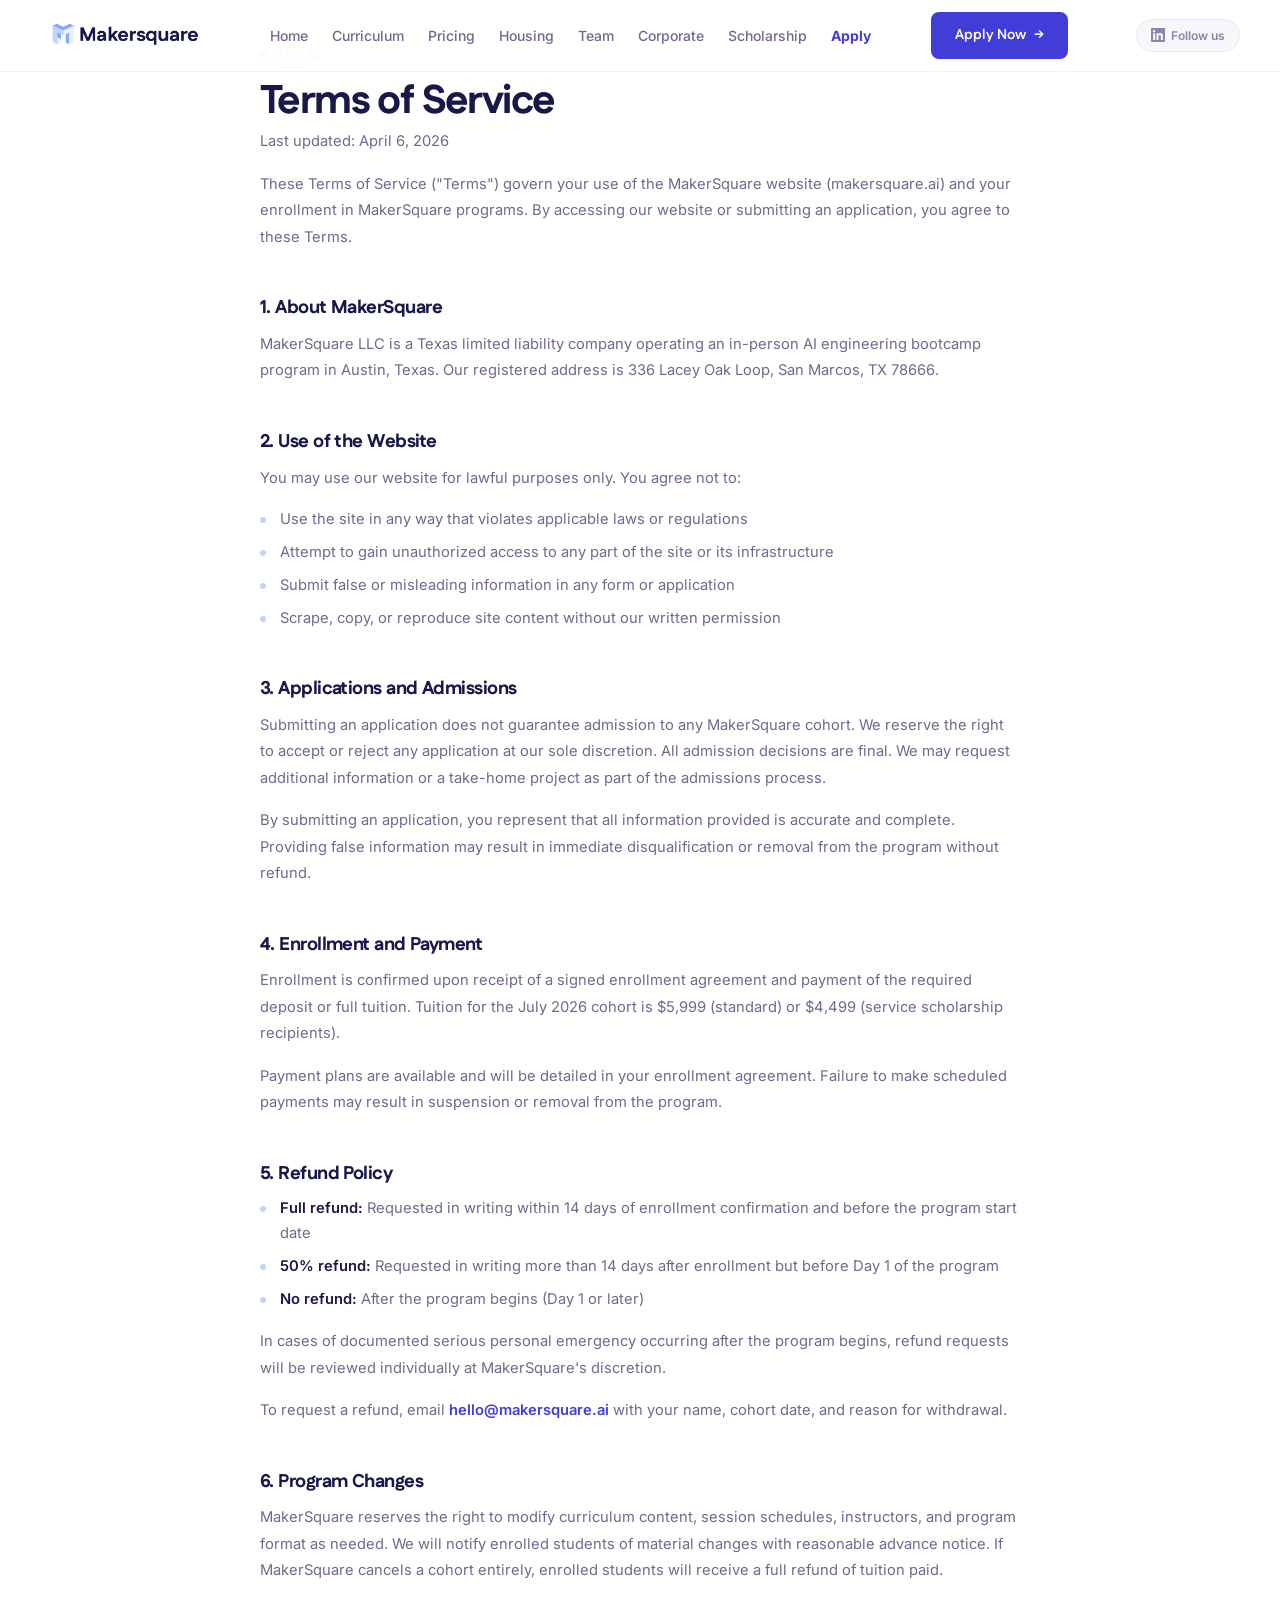
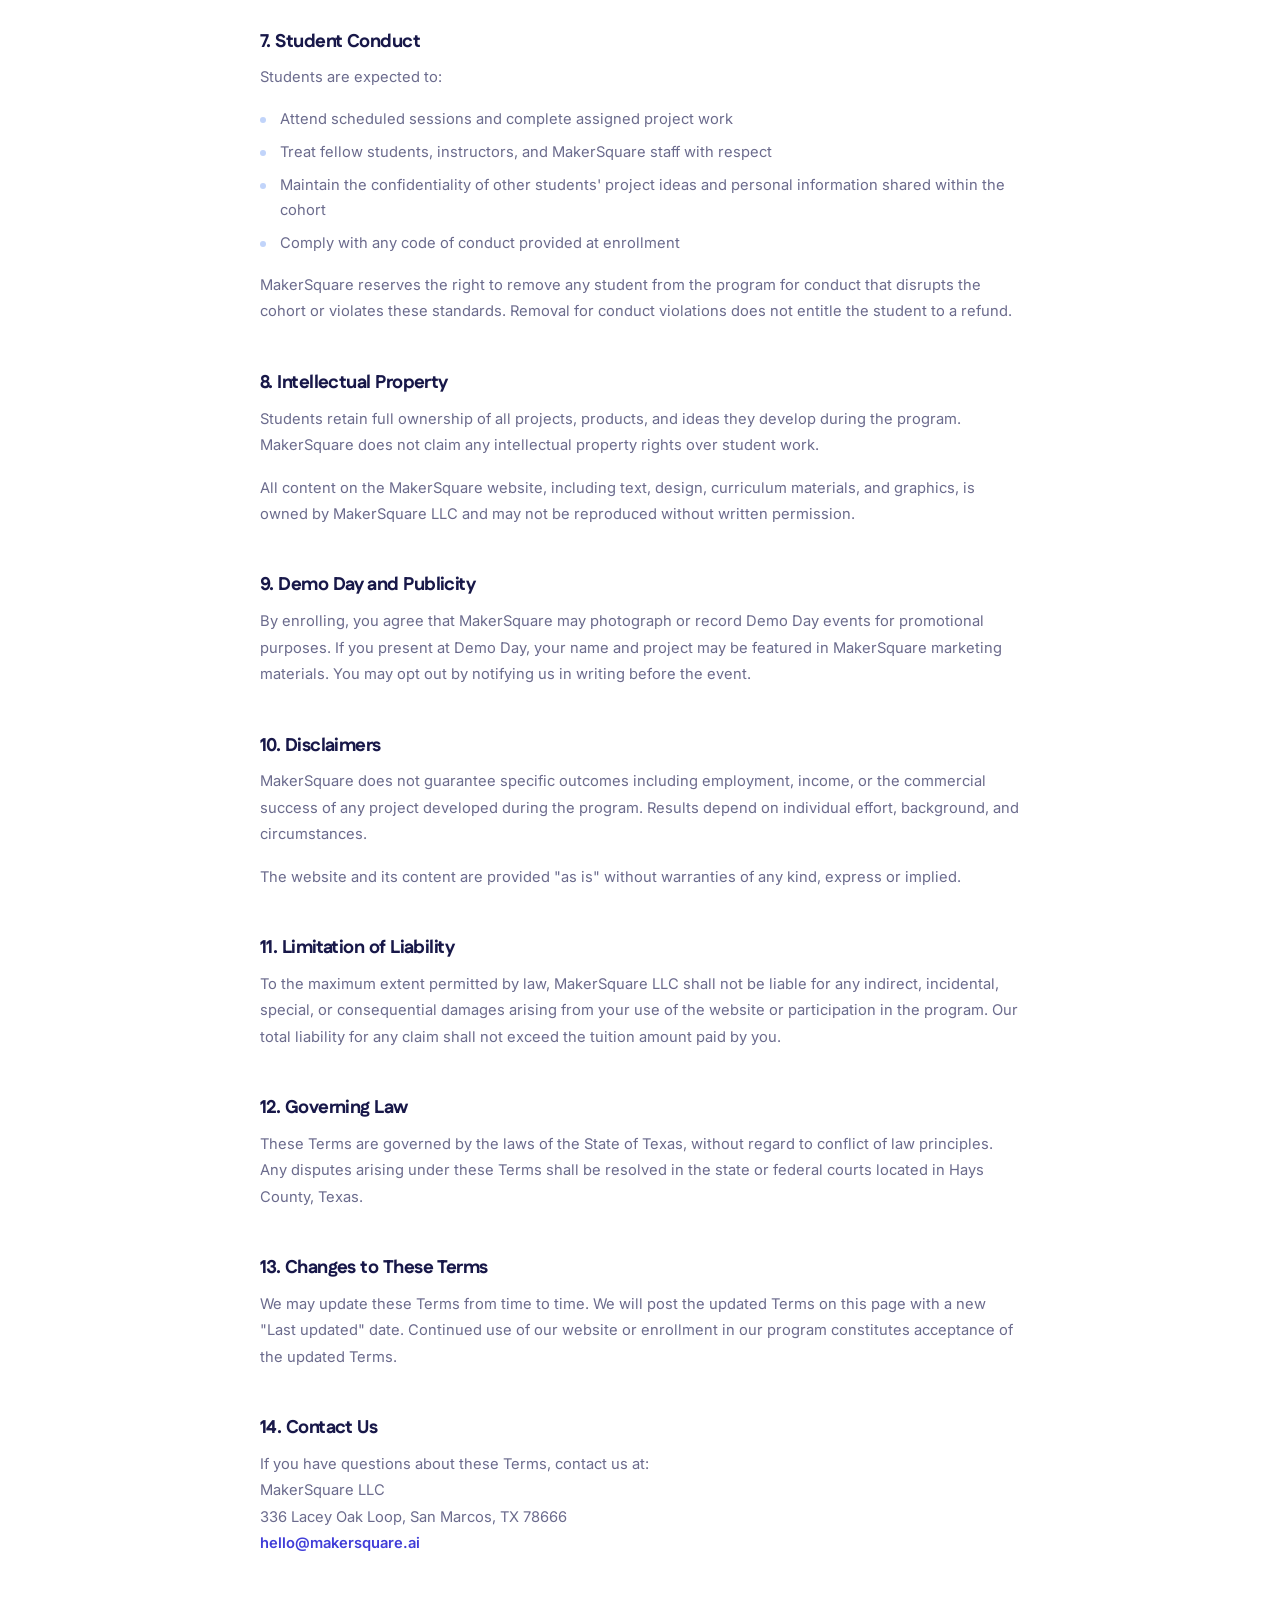
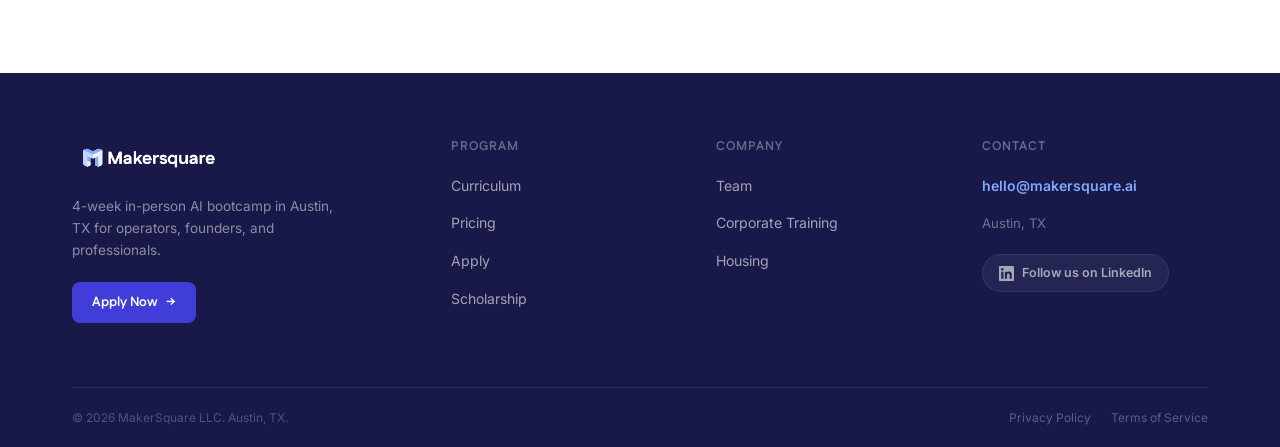
<file: terms.html>
<!DOCTYPE html>
<html lang="en">
<head>
<meta charset="UTF-8">
<meta name="viewport" content="width=device-width, initial-scale=1.0">
<title>Terms of Service | MakerSquare</title>
<meta name="description" content="MakerSquare terms of service for website use and AI bootcamp enrollment in Austin, TX.">
<meta name="robots" content="noindex, follow">
<link rel="icon" type="image/svg+xml" href="favicon.svg">
<link rel="canonical" href="https://www.makersquare.ai/terms">
<link rel="preconnect" href="https://fonts.googleapis.com">
<link rel="preconnect" href="https://fonts.gstatic.com" crossorigin>
<link href="https://fonts.googleapis.com/css2?family=Fustat:wght@400;500;600;700;800&family=Inter:wght@300;400;500;600;700;800&display=swap" rel="stylesheet">
<link rel="stylesheet" href="css/style.min.css">
<style>
.legal-content { max-width: 760px; margin: 0 auto; }
.legal-content h2 { font-size: 1.15rem; margin-top: var(--s9); margin-bottom: var(--s3); color: var(--navy); }
.legal-content p { font-size: 0.92rem; color: var(--text-secondary); line-height: 1.8; margin-bottom: var(--s4); }
.legal-content ul { list-style: none; margin-bottom: var(--s4); display: flex; flex-direction: column; gap: var(--s2); }
.legal-content ul li { font-size: 0.92rem; color: var(--text-secondary); line-height: 1.7; padding-left: 20px; position: relative; }
.legal-content ul li::before { content: ''; width: 6px; height: 6px; border-radius: 50%; background: var(--ice); position: absolute; left: 0; top: 10px; }
.legal-content a { color: var(--indigo); font-weight: 600; }
.legal-content strong { color: var(--navy); font-weight: 600; }
.last-updated { font-size: 0.82rem; color: var(--text-muted); margin-top: var(--s1); }
</style>
<script type="application/ld+json">
{"@context":"https://schema.org","@type":"BreadcrumbList","itemListElement":[{"@type":"ListItem","position":1,"name":"Home","item":"https://www.makersquare.ai/"},{"@type":"ListItem","position":2,"name":"Terms of Service","item":"https://www.makersquare.ai/terms"}]}
</script>
</head>
<body>

<nav class="nav">
  <div class="nav-inner">
    <a href="index.html" class="nav-logo"><img src="logo-light.png" alt="MakerSquare"></a>
    <ul class="nav-links">
      <li><a href="index.html">Home</a></li>
      <li><a href="curriculum.html">Curriculum</a></li>
      <li><a href="pricing.html">Pricing</a></li>
      <li><a href="housing.html">Housing</a></li>
      <li><a href="team.html">Team</a></li>
      <li><a href="corporate.html">Corporate</a></li>
      <li><a href="scholarship.html">Scholarship</a></li>
      <li><a href="apply.html" class="nav-apply">Apply</a></li>
    </ul>
    <a href="apply.html" class="btn btn-primary btn-arrow">Apply Now </a>
    <div class="nav-social"><a href="https://www.linkedin.com/company/makersquare-ai" target="_blank" rel="noopener" aria-label="LinkedIn"><svg xmlns="http://www.w3.org/2000/svg" viewBox="0 0 24 24"><path d="M20.447 20.452h-3.554v-5.569c0-1.328-.027-3.037-1.852-3.037-1.853 0-2.136 1.445-2.136 2.939v5.667H9.351V9h3.414v1.561h.046c.477-.9 1.637-1.85 3.37-1.85 3.601 0 4.267 2.37 4.267 5.455v6.286zM5.337 7.433a2.062 2.062 0 01-2.063-2.065 2.064 2.064 0 112.063 2.065zm1.782 13.019H3.555V9h3.564v11.452zM22.225 0H1.771C.792 0 0 .774 0 1.729v20.542C0 23.227.792 24 1.771 24h20.451C23.2 24 24 23.227 24 22.271V1.729C24 .774 23.2 0 22.222 0h.003z"/></svg>Follow us</a></div>
    <button class="nav-hamburger" aria-label="Toggle menu"><span></span><span></span><span></span></button>
  </div>
</nav>

<section class="section" style="padding-top:var(--s8);">
  <div class="container">
    <div class="legal-content">
      <div class="section-label">Legal</div>
      <h1 style="font-size:clamp(1.8rem,3.5vw,2.5rem);">Terms of Service</h1>
      <p class="last-updated">Last updated: April 6, 2026</p>

      <p>These Terms of Service ("Terms") govern your use of the MakerSquare website (makersquare.ai) and your enrollment in MakerSquare programs. By accessing our website or submitting an application, you agree to these Terms.</p>

      <h2>1. About MakerSquare</h2>
      <p>MakerSquare LLC is a Texas limited liability company operating an in-person AI engineering bootcamp program in Austin, Texas. Our registered address is 336 Lacey Oak Loop, San Marcos, TX 78666.</p>

      <h2>2. Use of the Website</h2>
      <p>You may use our website for lawful purposes only. You agree not to:</p>
      <ul>
        <li>Use the site in any way that violates applicable laws or regulations</li>
        <li>Attempt to gain unauthorized access to any part of the site or its infrastructure</li>
        <li>Submit false or misleading information in any form or application</li>
        <li>Scrape, copy, or reproduce site content without our written permission</li>
      </ul>

      <h2>3. Applications and Admissions</h2>
      <p>Submitting an application does not guarantee admission to any MakerSquare cohort. We reserve the right to accept or reject any application at our sole discretion. All admission decisions are final. We may request additional information or a take-home project as part of the admissions process.</p>
      <p>By submitting an application, you represent that all information provided is accurate and complete. Providing false information may result in immediate disqualification or removal from the program without refund.</p>

      <h2>4. Enrollment and Payment</h2>
      <p>Enrollment is confirmed upon receipt of a signed enrollment agreement and payment of the required deposit or full tuition. Tuition for the July 2026 cohort is $5,999 (standard) or $4,499 (service scholarship recipients).</p>
      <p>Payment plans are available and will be detailed in your enrollment agreement. Failure to make scheduled payments may result in suspension or removal from the program.</p>

      <h2>5. Refund Policy</h2>
      <ul>
        <li><strong>Full refund:</strong> Requested in writing within 14 days of enrollment confirmation and before the program start date</li>
        <li><strong>50% refund:</strong> Requested in writing more than 14 days after enrollment but before Day 1 of the program</li>
        <li><strong>No refund:</strong> After the program begins (Day 1 or later)</li>
      </ul>
      <p>In cases of documented serious personal emergency occurring after the program begins, refund requests will be reviewed individually at MakerSquare's discretion.</p>
      <p>To request a refund, email <a href="mailto:hello@makersquare.ai">hello@makersquare.ai</a> with your name, cohort date, and reason for withdrawal.</p>

      <h2>6. Program Changes</h2>
      <p>MakerSquare reserves the right to modify curriculum content, session schedules, instructors, and program format as needed. We will notify enrolled students of material changes with reasonable advance notice. If MakerSquare cancels a cohort entirely, enrolled students will receive a full refund of tuition paid.</p>

      <h2>7. Student Conduct</h2>
      <p>Students are expected to:</p>
      <ul>
        <li>Attend scheduled sessions and complete assigned project work</li>
        <li>Treat fellow students, instructors, and MakerSquare staff with respect</li>
        <li>Maintain the confidentiality of other students' project ideas and personal information shared within the cohort</li>
        <li>Comply with any code of conduct provided at enrollment</li>
      </ul>
      <p>MakerSquare reserves the right to remove any student from the program for conduct that disrupts the cohort or violates these standards. Removal for conduct violations does not entitle the student to a refund.</p>

      <h2>8. Intellectual Property</h2>
      <p>Students retain full ownership of all projects, products, and ideas they develop during the program. MakerSquare does not claim any intellectual property rights over student work.</p>
      <p>All content on the MakerSquare website, including text, design, curriculum materials, and graphics, is owned by MakerSquare LLC and may not be reproduced without written permission.</p>

      <h2>9. Demo Day and Publicity</h2>
      <p>By enrolling, you agree that MakerSquare may photograph or record Demo Day events for promotional purposes. If you present at Demo Day, your name and project may be featured in MakerSquare marketing materials. You may opt out by notifying us in writing before the event.</p>

      <h2>10. Disclaimers</h2>
      <p>MakerSquare does not guarantee specific outcomes including employment, income, or the commercial success of any project developed during the program. Results depend on individual effort, background, and circumstances.</p>
      <p>The website and its content are provided "as is" without warranties of any kind, express or implied.</p>

      <h2>11. Limitation of Liability</h2>
      <p>To the maximum extent permitted by law, MakerSquare LLC shall not be liable for any indirect, incidental, special, or consequential damages arising from your use of the website or participation in the program. Our total liability for any claim shall not exceed the tuition amount paid by you.</p>

      <h2>12. Governing Law</h2>
      <p>These Terms are governed by the laws of the State of Texas, without regard to conflict of law principles. Any disputes arising under these Terms shall be resolved in the state or federal courts located in Hays County, Texas.</p>

      <h2>13. Changes to These Terms</h2>
      <p>We may update these Terms from time to time. We will post the updated Terms on this page with a new "Last updated" date. Continued use of our website or enrollment in our program constitutes acceptance of the updated Terms.</p>

      <h2>14. Contact Us</h2>
      <p>If you have questions about these Terms, contact us at:<br>
      MakerSquare LLC<br>
      336 Lacey Oak Loop, San Marcos, TX 78666<br>
      <a href="mailto:hello@makersquare.ai">hello@makersquare.ai</a></p>
    </div>
  </div>
</section>

<footer class="footer">
  <div class="container">
    <div class="footer-grid">
      <div class="footer-brand">
        <a href="index.html" class="footer-logo"><img src="logo-dark.png" alt="MakerSquare"></a>
        <p>4-week in-person AI bootcamp in Austin, TX for operators, founders, and professionals.</p>
        <a href="apply.html" class="btn btn-primary btn-arrow" style="font-size:0.82rem;padding:10px 20px;">Apply Now </a>
      </div>
      <div>
        <div class="footer-col-title">Program</div>
        <ul class="footer-col-links">
          <li><a href="curriculum.html">Curriculum</a></li>
          <li><a href="pricing.html">Pricing</a></li>
          <li><a href="apply.html">Apply</a></li>
          <li><a href="scholarship.html">Scholarship</a></li>
        </ul>
      </div>
      <div>
        <div class="footer-col-title">Company</div>
        <ul class="footer-col-links">
          <li><a href="team.html">Team</a></li>
          <li><a href="corporate.html">Corporate Training</a></li>
          <li><a href="housing.html">Housing</a></li>
        </ul>
      </div>
      <div>
        <div class="footer-col-title">Contact</div>
        <a href="mailto:hello@makersquare.ai" class="footer-contact-email">hello@makersquare.ai</a>
        <p style="font-size:0.82rem;color:rgba(255,255,255,0.4);">Austin, TX</p>
        <div class="footer-social"><a href="https://www.linkedin.com/company/makersquare-ai" target="_blank" rel="noopener" aria-label="LinkedIn"><svg xmlns="http://www.w3.org/2000/svg" viewBox="0 0 24 24"><path d="M20.447 20.452h-3.554v-5.569c0-1.328-.027-3.037-1.852-3.037-1.853 0-2.136 1.445-2.136 2.939v5.667H9.351V9h3.414v1.561h.046c.477-.9 1.637-1.85 3.37-1.85 3.601 0 4.267 2.37 4.267 5.455v6.286zM5.337 7.433a2.062 2.062 0 01-2.063-2.065 2.064 2.064 0 112.063 2.065zm1.782 13.019H3.555V9h3.564v11.452zM22.225 0H1.771C.792 0 0 .774 0 1.729v20.542C0 23.227.792 24 1.771 24h20.451C23.2 24 24 23.227 24 22.271V1.729C24 .774 23.2 0 22.222 0h.003z"/></svg>Follow us on LinkedIn</a></div>
      </div>
    </div>
    <div class="footer-bottom">
      <div class="footer-copy">&copy; 2026 MakerSquare LLC. Austin, TX.</div>
      <div class="footer-bottom-links">
        <a href="privacy.html">Privacy Policy</a>
        <a href="terms.html">Terms of Service</a>
      </div>
    </div>
  </div>
</footer>

<script src="js/main.min.js"></script>
</body>
</html>
</file>
<file: css/style.min.css>
*,*::before,*::after{box-sizing:border-box;margin:0;padding:0;}:root{--indigo:#403DD8;--indigo-hover:#3532B8;--navy:#181849;--sky:#81AAFB;--azure:#538EE5;--ice:#C1D4FA;--cloud:#ECF0FD;--light-bg:#f7f7fb;--card-bg:#f5f5fa;--white:#FFFFFF;--text:#1a1a2e;--text-secondary:#6b6b8d;--text-muted:#8888a8;--green:#22C55E;--green-bg:#F0FDF4;--green-border:#BBF7D0;--amber:#F59E0B;--shadow-sm:0 2px 12px rgba(0,0,0,0.04);--shadow-md:0 4px 20px rgba(0,0,0,0.08);--shadow-lg:0 12px 40px rgba(0,0,0,0.1);--shadow-indigo:0 8px 30px rgba(64,61,216,0.18);--s1:4px;--s2:8px;--s3:12px;--s4:16px;--s5:20px;--s6:24px;--s7:32px;--s8:40px;--s9:48px;--s10:64px;--s11:80px;--s12:96px;--section-pad:100px;--r-sm:8px;--r-md:12px;--r-lg:16px;--r-xl:20px;--r-2xl:24px;--r-full:100px;--font:'Inter',-apple-system,BlinkMacSystemFont,sans-serif;--font-display:'Fustat',-apple-system,BlinkMacSystemFont,sans-serif;--max-width:1200px;--nav-height:72px;}html{scroll-behavior:smooth;-webkit-font-smoothing:antialiased;-moz-osx-font-smoothing:grayscale;}body{font-family:var(--font);font-size:16px;line-height:1.6;color:var(--text);background:var(--white);overflow-x:hidden;}img{max-width:100%;height:auto;display:block;}a{color:inherit;text-decoration:none;}button{font-family:inherit;cursor:pointer;border:none;background:none;}.container{max-width:var(--max-width);margin:0 auto;padding:0 var(--s7);}.breadcrumbs{padding:calc(var(--nav-height) + var(--s4)) var(--s7) 0;max-width:var(--max-width);margin:0 auto;}.breadcrumbs ol{list-style:none;display:flex;align-items:center;gap:6px;font-size:0.75rem;}.breadcrumbs a{color:var(--text-muted);transition:color 0.2s;}.breadcrumbs a:hover{color:var(--indigo);}.breadcrumbs .sep{color:var(--ice);}.breadcrumbs .current{color:var(--text-secondary);font-weight:500;}h1,h2,h3,h4{font-family:var(--font-display);font-weight:800;color:var(--navy);letter-spacing:-0.03em;line-height:1.12;}h1{font-size:clamp(2.4rem,5vw,3.8rem);letter-spacing:-0.04em;}h2{font-size:clamp(1.8rem,3.5vw,2.8rem);}h3{font-size:1.15rem;font-weight:700;letter-spacing:-0.02em;}.text-accent{color:var(--indigo);}.text-muted{color:var(--text-secondary);}.text-gradient{background:linear-gradient(135deg,var(--indigo) 0%,var(--azure) 50%,var(--sky) 100%);-webkit-background-clip:text;-webkit-text-fill-color:transparent;background-clip:text;}.hi{color:var(--navy);font-weight:700;position:relative;}.hi::after{content:'';position:absolute;left:-2px;right:-2px;bottom:0;height:35%;background:rgba(64,61,216,0.1);border-radius:2px;z-index:-1;}.bl{color:var(--indigo);font-weight:600;}.section{padding:var(--section-pad) 0;position:relative;}.section--alt{background:var(--light-bg);}.section--dark{background:var(--navy);color:var(--white);}.section--dark h2,.section--dark h3{color:var(--white);}.section-label{display:inline-flex;align-items:center;gap:10px;font-size:0.75rem;font-weight:700;letter-spacing:0.1em;text-transform:uppercase;color:var(--indigo);margin-bottom:var(--s4);}.section-label::before{content:'';width:8px;height:8px;background:var(--indigo);border-radius:2px;}.section--dark .section-label{color:var(--sky);}.section--dark .section-label::before{background:var(--sky);}.section-sub{font-size:1.05rem;color:var(--text-secondary);max-width:560px;line-height:1.7;margin-top:var(--s3);}.nav{position:fixed;top:0;left:0;right:0;z-index:1000;height:var(--nav-height);display:flex;align-items:center;padding:0 var(--s7);background:rgba(255,255,255,0.88);backdrop-filter:blur(20px);-webkit-backdrop-filter:blur(20px);border-bottom:1px solid rgba(24,24,73,0.06);transition:box-shadow 0.3s ease;}.nav.scrolled{box-shadow:var(--shadow-sm);}.nav-inner{display:flex;align-items:center;justify-content:space-between;width:100%;max-width:var(--max-width);margin:0 auto;}.nav-logo{display:flex;align-items:center;}.nav-logo img{height:44px;width:auto;}.nav-links{display:flex;gap:var(--s6);list-style:none;align-items:center;}.nav-links a{font-size:0.875rem;color:var(--text-secondary);font-weight:500;transition:color 0.2s;padding-bottom:2px;border-bottom:2px solid transparent;}.nav-links a:hover{color:var(--navy);}.nav-links a.active{color:var(--navy);font-weight:600;border-bottom-color:var(--indigo);}.nav-links a.nav-apply{color:var(--indigo);font-weight:700;}.nav-links a.nav-apply:hover{color:var(--indigo-hover);}.nav-links a.nav-apply.active{border-bottom-color:var(--indigo);}.btn{display:inline-flex;align-items:center;gap:8px;padding:12px 24px;border-radius:var(--r-sm);font-family:var(--font-display);font-size:0.875rem;font-weight:700;transition:all 0.25s ease;}.btn-primary{background:var(--indigo);color:var(--white);}.btn-primary:hover{background:var(--indigo-hover);box-shadow:var(--shadow-indigo);transform:translateY(-1px);}.btn-ghost{color:var(--text-secondary);border:1.5px solid rgba(24,24,73,0.12);background:transparent;}.btn-ghost:hover{color:var(--navy);border-color:var(--indigo);background:var(--cloud);}.btn-lg{padding:16px 32px;font-size:1rem;border-radius:var(--r-md);}.btn-block{display:block;width:100%;text-align:center;}.btn-arrow::after{content:'\2192';transition:transform 0.2s ease;}.btn-arrow:hover::after{transform:translateX(3px);}.nav-social{display:flex;align-items:center;margin-left:var(--s2);}.nav-social a{display:flex;align-items:center;gap:6px;padding:6px 14px;border-radius:var(--r-full);font-size:0.75rem;font-weight:600;color:var(--text-muted);background:var(--light-bg);border:1px solid rgba(24,24,73,0.06);transition:all 0.2s;}.nav-social a:hover{color:var(--indigo);background:var(--cloud);border-color:var(--ice);}.nav-social svg{width:14px;height:14px;fill:currentColor;flex-shrink:0;}.footer-social{display:flex;align-items:center;gap:var(--s3);margin-top:var(--s5);}.footer-social a{display:flex;align-items:center;gap:8px;padding:8px 16px;border-radius:var(--r-full);font-size:0.78rem;font-weight:600;color:rgba(255,255,255,0.6);background:rgba(255,255,255,0.06);border:1px solid rgba(255,255,255,0.08);transition:all 0.2s;}.footer-social a:hover{background:rgba(255,255,255,0.12);color:var(--white);border-color:rgba(255,255,255,0.15);}.footer-social svg{width:15px;height:15px;fill:currentColor;flex-shrink:0;}.nav-hamburger{display:none;flex-direction:column;gap:5px;padding:6px;}.nav-hamburger span{display:block;width:22px;height:2px;background:var(--navy);border-radius:2px;transition:transform 0.25s,opacity 0.25s;}.mobile-menu{display:none;position:fixed;top:var(--nav-height);left:0;right:0;bottom:0;background:var(--white);z-index:999;padding:var(--s6);overflow-y:auto;}.mobile-menu.open{display:block;}.mobile-menu-links{list-style:none;}.mobile-menu-links li{border-bottom:1px solid rgba(24,24,73,0.06);}.mobile-menu-links a{display:block;padding:var(--s4) 0;font-size:1.05rem;font-weight:500;color:var(--text);}.hero{min-height:100vh;padding:calc(var(--nav-height) + var(--s12)) 0 var(--s12);display:flex;align-items:center;position:relative;overflow:hidden;}.hero-glow{position:absolute;width:700px;height:700px;border-radius:50%;background:radial-gradient(circle,rgba(64,61,216,0.08) 0%,transparent 70%);top:15%;right:-10%;pointer-events:none;}.hero-glow-2{position:absolute;width:500px;height:500px;border-radius:50%;background:radial-gradient(circle,rgba(193,212,250,0.35) 0%,transparent 70%);bottom:-10%;left:-5%;pointer-events:none;}.hero-dots{position:absolute;inset:0;background-image:radial-gradient(rgba(24,24,73,0.06) 1px,transparent 1px);background-size:32px 32px;mask-image:radial-gradient(ellipse 70% 70% at 50% 40%,black 0%,transparent 70%);-webkit-mask-image:radial-gradient(ellipse 70% 70% at 50% 40%,black 0%,transparent 70%);pointer-events:none;}.hero .container{display:grid;grid-template-columns:1fr 460px;gap:var(--s8);align-items:center;position:relative;z-index:1;}.hero-badge{display:inline-flex;align-items:center;gap:10px;background:var(--cloud);border:1px solid var(--ice);border-radius:var(--r-full);padding:8px 18px;font-size:0.78rem;font-weight:600;color:var(--indigo);margin-bottom:var(--s7);}.hero-badge-dot{width:7px;height:7px;border-radius:50%;background:var(--green);box-shadow:0 0 8px rgba(34,197,94,0.5);animation:pulse-dot 2s ease-in-out infinite;}@keyframes pulse-dot{0%,100%{box-shadow:0 0 8px rgba(34,197,94,0.5);}50%{box-shadow:0 0 16px rgba(34,197,94,0.7);}}.hero-sub{font-size:1.1rem;color:var(--text-secondary);max-width:520px;line-height:1.75;margin-bottom:var(--s7);}.hero-actions{display:flex;gap:var(--s3);align-items:center;flex-wrap:wrap;margin-bottom:var(--s6);}.hero-urgency{font-size:0.82rem;color:var(--text-muted);font-weight:500;}.hero-visual{position:relative;padding:var(--s6);}.hero-visual .ui-mockup{transform:perspective(800px) rotateY(-4deg) rotateX(2deg);transition:transform 0.5s ease;}.hero-visual:hover .ui-mockup{transform:perspective(800px) rotateY(-1deg) rotateX(0.5deg);}.hero-visual .floating-card{position:absolute;background:var(--white);border:1px solid rgba(24,24,73,0.08);border-radius:var(--r-md);padding:12px 16px;box-shadow:var(--shadow-md);font-size:0.78rem;z-index:2;}.hero-visual .floating-card--1{top:8%;right:-8%;animation:float-1 4s ease-in-out infinite;}.hero-visual .floating-card--2{bottom:38%;left:-5%;animation:float-2 5s ease-in-out infinite;}.hero-visual .floating-card--3{top:45%;right:-8%;animation:float-3 4.5s ease-in-out infinite;}@keyframes float-1{0%,100%{transform:translateY(0);}50%{transform:translateY(-10px);}}@keyframes float-2{0%,100%{transform:translateY(0);}50%{transform:translateY(-8px);}}@keyframes float-3{0%,100%{transform:translateY(0);}50%{transform:translateY(-12px);}}.hero-stat-pills{display:flex;gap:var(--s3);margin-top:var(--s6);position:relative;z-index:3;}.hero-stat-pill{flex:1;background:var(--white);border:1px solid rgba(24,24,73,0.08);border-radius:var(--r-md);padding:var(--s5) var(--s4);text-align:center;display:flex;flex-direction:column;align-items:center;justify-content:center;box-shadow:var(--shadow-sm);}.hero-stat-pill-num{font-family:var(--font-display);font-size:1.15rem;font-weight:800;color:var(--navy);letter-spacing:-0.02em;line-height:1.2;}.hero-stat-pill-label{font-size:0.75rem;color:var(--text-muted);font-weight:500;margin-top:2px;}.ui-mockup{background:var(--white);border-radius:var(--r-lg);box-shadow:var(--shadow-lg);overflow:hidden;border:1px solid rgba(24,24,73,0.08);}.ui-mockup-bar{display:flex;align-items:center;gap:6px;padding:10px 14px;background:var(--light-bg);border-bottom:1px solid rgba(24,24,73,0.06);}.ui-mockup-dot{width:8px;height:8px;border-radius:50%;}.ui-mockup-dot:nth-child(1){background:#FF5F57;}.ui-mockup-dot:nth-child(2){background:#FEBC2E;}.ui-mockup-dot:nth-child(3){background:#28C840;}.ui-mockup-url{flex:1;height:20px;background:var(--white);border-radius:4px;margin-left:8px;border:1px solid rgba(24,24,73,0.06);}.ui-mockup-body{padding:20px;}.ui-mockup-line{height:10px;border-radius:5px;background:var(--cloud);margin-bottom:10px;}.ui-mockup-line--short{width:60%;}.ui-mockup-line--med{width:80%;}.ui-mockup-line--long{width:95%;}.ui-mockup-line--accent{background:rgba(64,61,216,0.12);}.ui-mockup-block{height:60px;border-radius:var(--r-sm);background:var(--cloud);margin-bottom:12px;border:1px solid rgba(24,24,73,0.06);}.ui-mockup-row{display:flex;gap:10px;margin-bottom:10px;}.ui-mockup-chip{height:28px;padding:0 14px;border-radius:14px;background:rgba(64,61,216,0.06);border:1px solid rgba(64,61,216,0.1);}.ui-mockup-btn{height:32px;width:100px;border-radius:6px;background:var(--indigo);margin-top:8px;}.ticker{padding:var(--s5) 0;background:var(--light-bg);border-top:1px solid rgba(24,24,73,0.06);border-bottom:1px solid rgba(24,24,73,0.06);overflow:hidden;}.ticker-label{font-size:0.7rem;font-weight:700;color:var(--text-muted);letter-spacing:0.12em;text-transform:uppercase;text-align:center;margin-bottom:var(--s3);}.ticker-track{display:flex;width:max-content;animation:ticker-scroll 30s linear infinite;}.ticker-item{display:inline-flex;align-items:center;gap:10px;padding:0 var(--s7);font-size:0.85rem;font-weight:600;color:var(--text-muted);white-space:nowrap;}.ticker-item::after{content:'';width:4px;height:4px;border-radius:50%;background:var(--indigo);opacity:0.4;}@keyframes ticker-scroll{0%{transform:translateX(0);}100%{transform:translateX(-50%);}}.stats-strip{display:grid;grid-template-columns:repeat(4,1fr);gap:var(--s5);padding:var(--s10) 0;}.stats-strip-card{text-align:center;padding:var(--s6);}.stats-strip-num{font-family:var(--font-display);font-size:clamp(2rem,3.5vw,2.8rem);font-weight:800;color:var(--indigo);letter-spacing:-0.03em;line-height:1;margin-bottom:var(--s2);}.stats-strip-label{font-size:0.82rem;color:var(--text-secondary);line-height:1.4;}.stats-strip-source{font-size:0.68rem;color:var(--text-muted);margin-top:var(--s1);}.reviews-grid{display:grid;grid-template-columns:repeat(4,1fr);gap:var(--s5);margin-top:var(--s9);}.review-card{background:var(--white);border:1px solid rgba(24,24,73,0.06);border-radius:var(--r-xl);padding:var(--s7);display:flex;flex-direction:column;transition:all 0.3s ease;}.review-card:hover{transform:translateY(-3px);box-shadow:var(--shadow-md);border-color:var(--ice);}.review-stars{color:var(--amber);font-size:1rem;letter-spacing:2px;margin-bottom:var(--s3);}.review-card blockquote{font-size:0.925rem;color:var(--text-secondary);line-height:1.7;font-style:normal;flex:1;margin-bottom:var(--s4);}.review-author{font-size:0.85rem;font-weight:600;color:var(--navy);}.review-source{font-size:0.72rem;color:var(--text-muted);margin-top:2px;}.bento-grid{display:grid;grid-template-columns:repeat(2,1fr);gap:var(--s5);margin-top:var(--s9);}.bento-card{background:var(--white);border:1px solid rgba(24,24,73,0.06);border-radius:var(--r-xl);padding:var(--s8);transition:all 0.3s ease;position:relative;overflow:hidden;}.bento-card:hover{transform:translateY(-4px);box-shadow:var(--shadow-md);border-color:var(--ice);}.bento-icon{width:52px;height:52px;border-radius:var(--r-md);background:linear-gradient(135deg,var(--cloud) 0%,rgba(64,61,216,0.08) 100%);border:1px solid var(--ice);display:flex;align-items:center;justify-content:center;color:var(--indigo);margin-bottom:var(--s5);transition:all 0.3s;box-shadow:0 2px 8px rgba(64,61,216,0.06),inset 0 1px 0 rgba(255,255,255,0.8);position:relative;}.bento-icon::after{content:'';position:absolute;inset:0;border-radius:var(--r-md);background:linear-gradient(180deg,rgba(255,255,255,0.4) 0%,transparent 50%);pointer-events:none;}.bento-card:hover .bento-icon{background:linear-gradient(135deg,rgba(64,61,216,0.12) 0%,rgba(64,61,216,0.06) 100%);box-shadow:0 4px 12px rgba(64,61,216,0.12),inset 0 1px 0 rgba(255,255,255,0.6);transform:translateY(-1px);}.bento-card h3{margin-bottom:var(--s2);}.bento-card p{font-size:0.925rem;color:var(--text-secondary);line-height:1.7;}.bento-card--visual{background:linear-gradient(135deg,var(--cloud) 0%,var(--ice) 50%,rgba(64,61,216,0.06) 100%);display:flex;align-items:center;justify-content:center;min-height:200px;}.persona-grid{display:grid;grid-template-columns:repeat(3,1fr);gap:var(--s5);margin-top:var(--s9);}.persona-card{background:var(--white);border:1px solid rgba(24,24,73,0.06);border-radius:var(--r-xl);padding:var(--s8);transition:all 0.3s ease;}.persona-card:hover{border-color:var(--indigo);box-shadow:var(--shadow-md);transform:translateY(-3px);}.persona-role{font-size:0.7rem;font-weight:700;letter-spacing:0.1em;text-transform:uppercase;color:var(--indigo);margin-bottom:var(--s3);}.persona-card h3{font-size:1.15rem;margin-bottom:var(--s3);line-height:1.3;}.persona-card p{font-size:0.9rem;color:var(--text-secondary);line-height:1.7;}.build-grid{display:grid;grid-template-columns:repeat(3,1fr);gap:var(--s5);margin-top:var(--s9);}.build-card{background:var(--white);border:1px solid rgba(24,24,73,0.06);border-radius:var(--r-xl);overflow:hidden;transition:all 0.3s ease;}.build-card:hover{transform:translateY(-4px);box-shadow:var(--shadow-md);border-color:var(--ice);}.build-card-visual{height:180px;background:linear-gradient(135deg,var(--cloud) 0%,var(--ice) 50%,rgba(64,61,216,0.08) 100%);display:flex;align-items:center;justify-content:center;position:relative;overflow:hidden;}.build-card-visual::before{content:'';position:absolute;width:40px;height:40px;border:2px solid rgba(64,61,216,0.12);border-radius:8px;top:20px;right:20px;transform:rotate(12deg);}.build-card-body{padding:var(--s6);}.build-card-persona{font-size:0.7rem;font-weight:700;letter-spacing:0.08em;text-transform:uppercase;color:var(--indigo);margin-bottom:var(--s2);}.build-card h3{margin-bottom:var(--s2);}.build-card p{font-size:0.875rem;color:var(--text-secondary);line-height:1.65;}.mini-mockup{position:absolute;bottom:12px;left:50%;transform:translateX(-50%);width:80%;background:var(--white);border-radius:8px;box-shadow:var(--shadow-sm);padding:10px;opacity:0.9;}.mini-mockup-line{height:6px;border-radius:3px;background:var(--cloud);margin-bottom:6px;}.mini-mockup-line:last-child{margin-bottom:0;}.mini-mockup-line--accent{background:rgba(64,61,216,0.15);}.phases{margin-top:var(--s9);display:flex;flex-direction:column;gap:var(--s5);}.phase-card{display:grid;grid-template-columns:160px 1fr;gap:var(--s7);align-items:start;background:var(--white);border:1px solid rgba(24,24,73,0.06);border-radius:var(--r-xl);padding:var(--s8);transition:all 0.3s ease;}.phase-card:hover{box-shadow:var(--shadow-md);border-color:var(--ice);}.phase-num{font-family:var(--font-display);font-size:3.5rem;font-weight:800;color:var(--cloud);letter-spacing:-0.04em;line-height:1;}.phase-tag{display:inline-block;font-size:0.68rem;font-weight:700;letter-spacing:0.08em;text-transform:uppercase;color:var(--indigo);background:rgba(64,61,216,0.06);border:1px solid rgba(64,61,216,0.12);border-radius:var(--r-full);padding:4px 12px;margin-bottom:var(--s3);}.phase-weeks{font-size:0.8rem;color:var(--text-muted);margin-top:var(--s1);}.phase-card h3{font-size:1.2rem;margin-bottom:var(--s2);}.phase-card p{font-size:0.925rem;color:var(--text-secondary);line-height:1.7;}.phase-deliverable{display:inline-flex;align-items:center;gap:8px;margin-top:var(--s3);font-size:0.82rem;font-weight:600;color:var(--green);background:var(--green-bg);border:1px solid var(--green-border);border-radius:var(--r-sm);padding:6px 14px;}.demo-grid{display:grid;grid-template-columns:1fr 1fr;gap:var(--s8);align-items:center;margin-top:var(--s9);}.demo-visual{position:relative;border-radius:var(--r-2xl);overflow:hidden;aspect-ratio:4/3;background:linear-gradient(135deg,var(--cloud) 0%,var(--ice) 50%,rgba(64,61,216,0.1) 100%);display:flex;align-items:center;justify-content:center;}.demo-content h3{font-size:1.5rem;margin-bottom:var(--s3);}.demo-content p{font-size:1rem;color:var(--text-secondary);line-height:1.75;margin-bottom:var(--s3);}.demo-highlights{display:flex;flex-direction:column;gap:var(--s3);margin-top:var(--s5);}.demo-highlight{display:flex;align-items:flex-start;gap:12px;font-size:0.925rem;color:var(--text-secondary);}.demo-highlight-icon{width:32px;height:32px;min-width:32px;border-radius:var(--r-sm);background:linear-gradient(135deg,var(--cloud) 0%,rgba(64,61,216,0.08) 100%);border:1px solid var(--ice);display:flex;align-items:center;justify-content:center;color:var(--indigo);box-shadow:0 2px 6px rgba(64,61,216,0.06),inset 0 1px 0 rgba(255,255,255,0.7);}.demo-highlight-icon svg{width:15px;height:15px;}.pricing-grid{display:grid;grid-template-columns:1.2fr 0.8fr;gap:var(--s5);margin-top:var(--s9);}.pricing-card{background:var(--white);border:1px solid rgba(24,24,73,0.06);border-radius:var(--r-xl);padding:var(--s8);position:relative;}.pricing-card--featured{border-color:var(--indigo);box-shadow:var(--shadow-indigo);}.pricing-badge{display:inline-block;font-size:0.68rem;font-weight:700;letter-spacing:0.08em;text-transform:uppercase;color:var(--green);background:var(--green-bg);border:1px solid var(--green-border);border-radius:var(--r-sm);padding:5px 12px;margin-bottom:var(--s4);}.pricing-tier{font-size:0.82rem;color:var(--text-muted);margin-bottom:var(--s2);}.pricing-price{font-family:var(--font-display);font-size:3.2rem;font-weight:800;color:var(--navy);letter-spacing:-0.04em;line-height:1;margin-bottom:var(--s2);}.pricing-price--dim{color:var(--text-muted);}.pricing-sub{font-size:0.875rem;color:var(--text-muted);margin-bottom:var(--s6);padding-bottom:var(--s6);border-bottom:1px solid rgba(24,24,73,0.06);}.pricing-features{list-style:none;display:flex;flex-direction:column;gap:10px;margin-bottom:var(--s6);}.pricing-features li{font-size:0.9rem;color:var(--text-secondary);display:flex;align-items:flex-start;gap:10px;}.pricing-features li::before{content:'\2713';color:var(--green);font-size:0.8rem;font-weight:700;margin-top:2px;flex-shrink:0;}.pricing-features li.dim{color:var(--text-muted);}.pricing-features li.dim::before{color:var(--text-muted);}.steps-grid{display:grid;grid-template-columns:repeat(3,1fr);gap:var(--s5);margin-top:var(--s9);}.step-card{background:var(--white);border:1px solid rgba(24,24,73,0.06);border-radius:var(--r-xl);padding:var(--s8);text-align:center;position:relative;}.step-num{font-family:var(--font-display);font-size:3.5rem;font-weight:800;color:var(--cloud);letter-spacing:-0.04em;line-height:1;margin-bottom:var(--s4);}.step-card h3{margin-bottom:var(--s2);}.step-card p{font-size:0.9rem;color:var(--text-secondary);line-height:1.65;}.step-time{display:inline-block;margin-top:var(--s3);font-size:0.75rem;font-weight:600;color:var(--indigo);background:rgba(64,61,216,0.06);border:1px solid rgba(64,61,216,0.1);border-radius:var(--r-full);padding:4px 14px;}.step-card::after{content:'';position:absolute;top:50%;right:-22px;width:40px;height:2px;background:var(--ice);z-index:1;}.step-card:last-child::after{display:none;}.faq-list{max-width:760px;margin:var(--s9) auto 0;}.faq-item{border-bottom:1px solid rgba(24,24,73,0.06);}.faq-question{width:100%;display:flex;align-items:center;justify-content:space-between;padding:var(--s5) 0;font-family:var(--font-display);font-size:1rem;font-weight:600;color:var(--navy);text-align:left;cursor:pointer;transition:color 0.2s;gap:var(--s4);}.faq-question:hover{color:var(--indigo);}.faq-chevron{width:24px;height:24px;min-width:24px;border-radius:50%;background:var(--cloud);display:flex;align-items:center;justify-content:center;font-size:0.75rem;color:var(--indigo);transition:transform 0.3s ease,background 0.3s ease;}.faq-item.open .faq-chevron{transform:rotate(180deg);background:rgba(64,61,216,0.1);}.faq-answer{max-height:0;overflow:hidden;transition:max-height 0.35s ease;}.faq-answer-inner{padding-bottom:var(--s5);font-size:0.95rem;color:var(--text-secondary);line-height:1.75;}.form-section{max-width:640px;margin:0 auto;text-align:center;}.form-section p{font-size:1rem;color:var(--text-secondary);margin-top:var(--s3);margin-bottom:var(--s7);}.cta-final{text-align:center;max-width:620px;margin:0 auto;}.cta-final h2{margin-bottom:var(--s3);}.cta-final p{font-size:1.05rem;color:#94A3B8;line-height:1.75;margin-bottom:var(--s7);}.cta-details{margin-top:var(--s5);font-size:0.82rem;color:rgba(255,255,255,0.35);}.footer{background:var(--navy);color:rgba(255,255,255,0.7);padding:var(--s10) 0 0;}.footer-grid{display:grid;grid-template-columns:1.5fr 1fr 1fr 1fr;gap:var(--s8);padding-bottom:var(--s10);}.footer-brand .footer-logo{display:inline-block;margin-bottom:var(--s3);}.footer-brand .footer-logo img{height:40px;width:auto;}.footer-brand p{font-size:0.85rem;color:rgba(255,255,255,0.5);line-height:1.6;max-width:280px;margin-bottom:var(--s5);}.footer-col-title{font-family:var(--font-display);font-size:0.78rem;font-weight:700;letter-spacing:0.08em;text-transform:uppercase;color:rgba(255,255,255,0.35);margin-bottom:var(--s4);}.footer-col-links{list-style:none;display:flex;flex-direction:column;gap:var(--s3);}.footer-col-links a{font-size:0.88rem;color:rgba(255,255,255,0.6);transition:color 0.2s;}.footer-col-links a:hover{color:var(--white);}.footer-contact-email{font-size:0.88rem;color:var(--sky);font-weight:600;display:inline-block;margin-bottom:var(--s4);transition:color 0.2s;}.footer-contact-email:hover{color:var(--white);}.footer-bottom{border-top:1px solid rgba(255,255,255,0.08);padding:var(--s5) 0;display:flex;justify-content:space-between;align-items:center;}.footer-bottom-links{display:flex;gap:var(--s5);}.footer-bottom-links a{font-size:0.75rem;color:rgba(255,255,255,0.3);transition:color 0.2s;}.footer-bottom-links a:hover{color:rgba(255,255,255,0.6);}.footer-copy{font-size:0.75rem;color:rgba(255,255,255,0.25);}@media (max-width:768px){.footer-grid{grid-template-columns:1fr 1fr;gap:var(--s6);}.footer-bottom{flex-direction:column;gap:var(--s3);text-align:center;}}.reveal{opacity:0;transform:translateY(28px);transition:opacity 0.7s cubic-bezier(0.16,1,0.3,1),transform 0.7s cubic-bezier(0.16,1,0.3,1);}.reveal.visible{opacity:1;transform:translateY(0);}.reveal-d1{transition-delay:0.08s;}.reveal-d2{transition-delay:0.16s;}.reveal-d3{transition-delay:0.24s;}.reveal-d4{transition-delay:0.32s;}.reveal-d5{transition-delay:0.40s;}.reveal-d6{transition-delay:0.48s;}.hero-enter{opacity:0;transform:translateY(24px);animation:hero-in 0.8s cubic-bezier(0.16,1,0.3,1) forwards;}.hero-enter-d1{animation-delay:0.1s;}.hero-enter-d2{animation-delay:0.2s;}.hero-enter-d3{animation-delay:0.3s;}.hero-enter-d4{animation-delay:0.4s;}.hero-enter-d5{animation-delay:0.5s;}.hero-enter-d6{animation-delay:0.6s;}@keyframes hero-in{to{opacity:1;transform:translateY(0);}}.page-hero-grid{display:grid;grid-template-columns:1fr 400px;gap:var(--s8);align-items:center;}.page-hero-visual{position:relative;padding:var(--s5);}@media (max-width:1024px){.page-hero-grid{grid-template-columns:1fr;}.page-hero-visual{max-width:380px;}}.deco-square{position:absolute;border:2px solid rgba(64,61,216,0.06);border-radius:8px;pointer-events:none;}.deco-square--sm{width:30px;height:30px;}.deco-square--md{width:50px;height:50px;}.deco-square--lg{width:80px;height:80px;}.deco-square--filled{background:rgba(64,61,216,0.03);border:none;}@media (max-width:1024px){.hero .container{grid-template-columns:1fr;}.hero-visual{max-width:480px;}.bento-grid{grid-template-columns:1fr 1fr;}.persona-grid{grid-template-columns:1fr;}.build-grid{grid-template-columns:1fr 1fr;}.demo-grid{grid-template-columns:1fr;}.pricing-grid{grid-template-columns:1fr;}.reviews-grid{grid-template-columns:1fr 1fr;}.stats-strip{grid-template-columns:1fr 1fr;}.phase-card{grid-template-columns:1fr;}}@media (max-width:768px){:root{--section-pad:72px;}.container{padding:0 var(--s5);}.nav-hamburger{display:flex;}.nav-links{display:none;}.nav .btn{display:none;}.hero{min-height:auto;padding-top:calc(var(--nav-height) + var(--s10));}.bento-grid,.build-grid,.reviews-grid,.stats-strip{grid-template-columns:1fr;}.steps-grid{grid-template-columns:1fr;}.step-card::after{display:none;}.hero-stat-pills{flex-direction:row;}.footer .container{flex-direction:column;gap:var(--s3);text-align:center;}}
</file>
